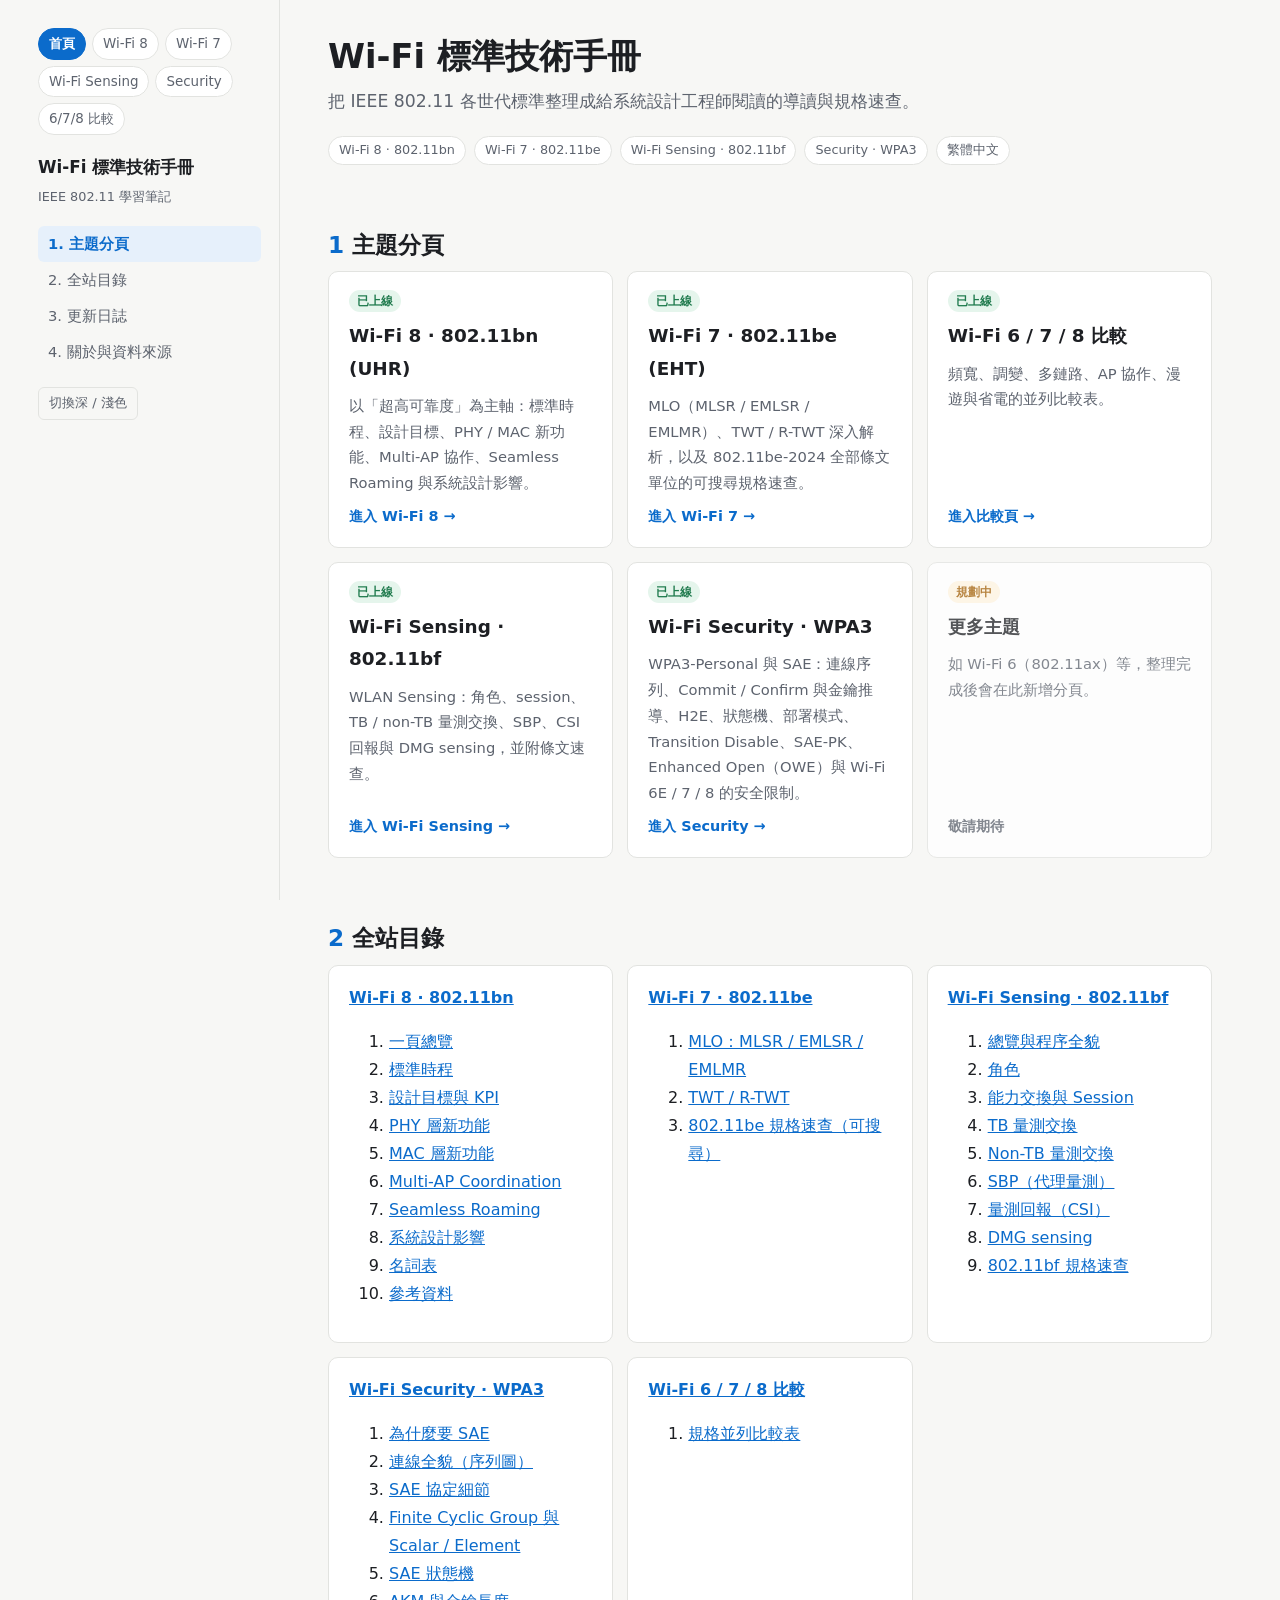
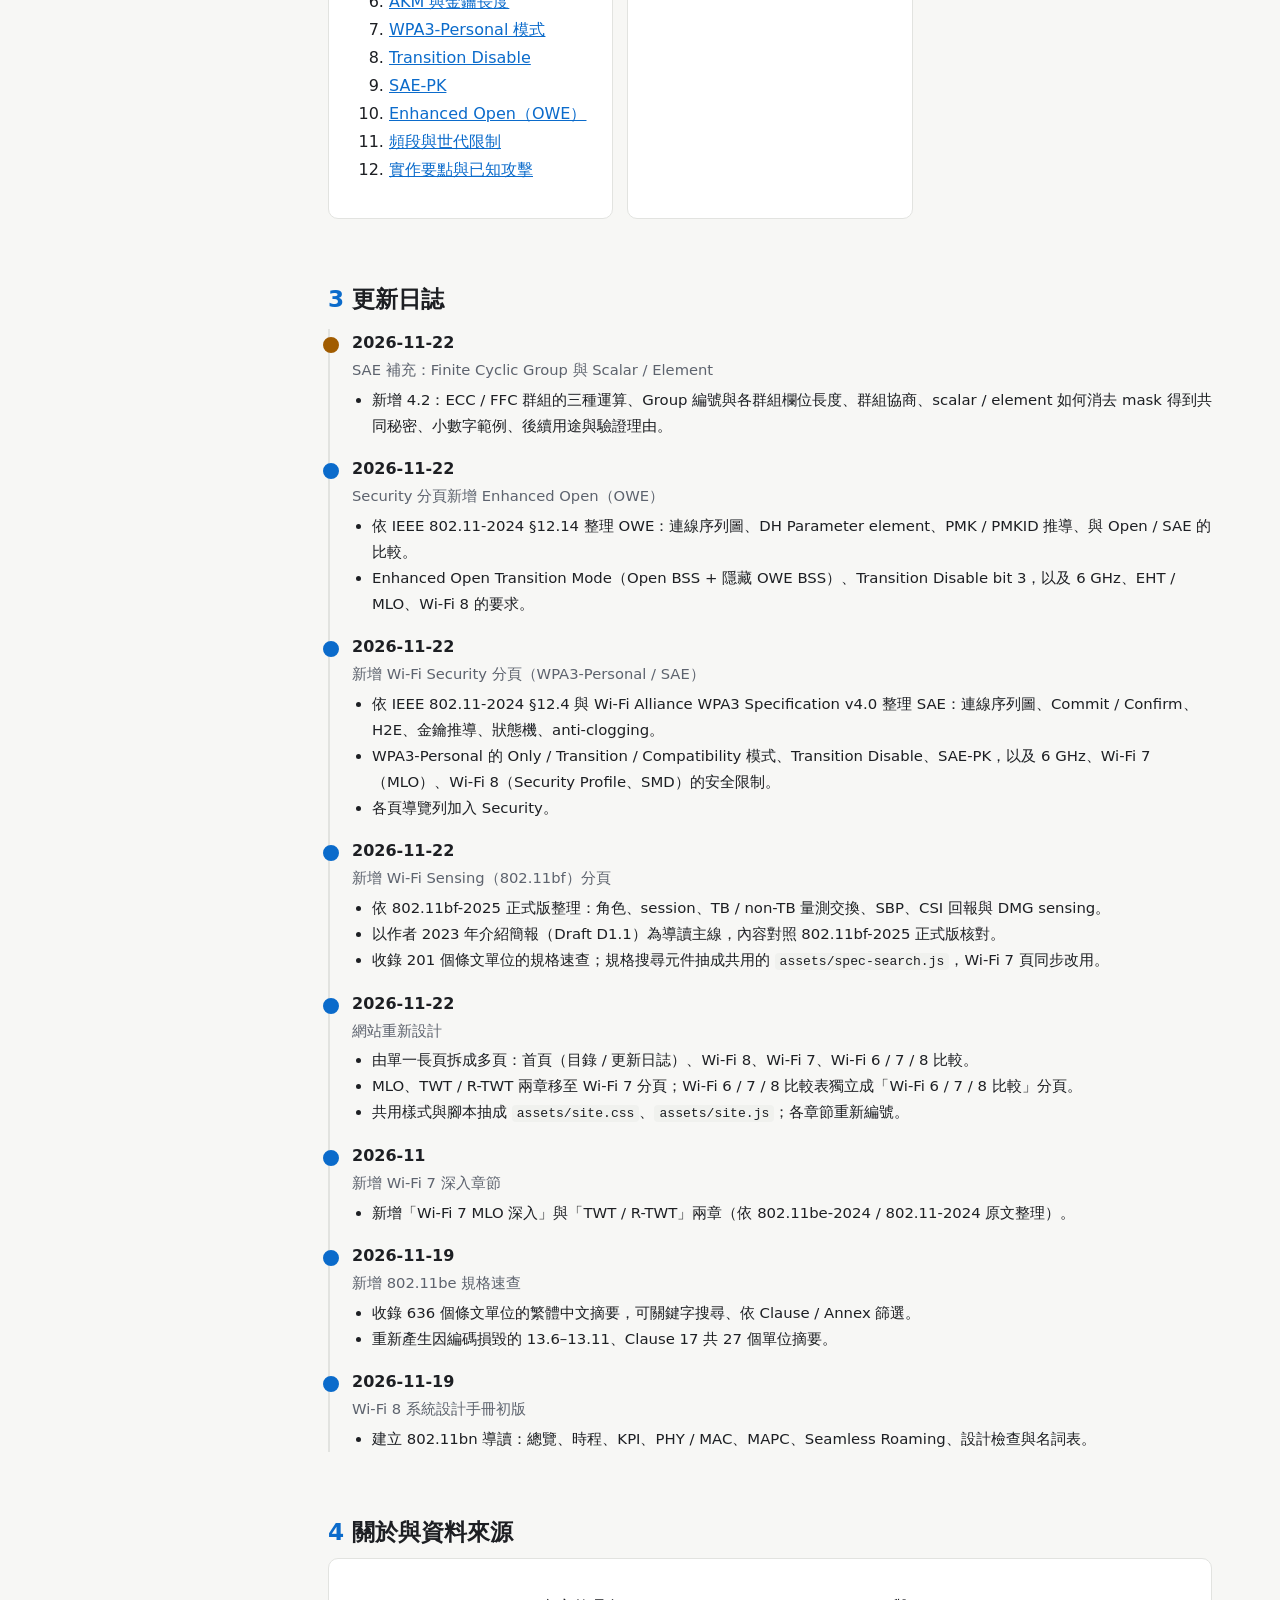
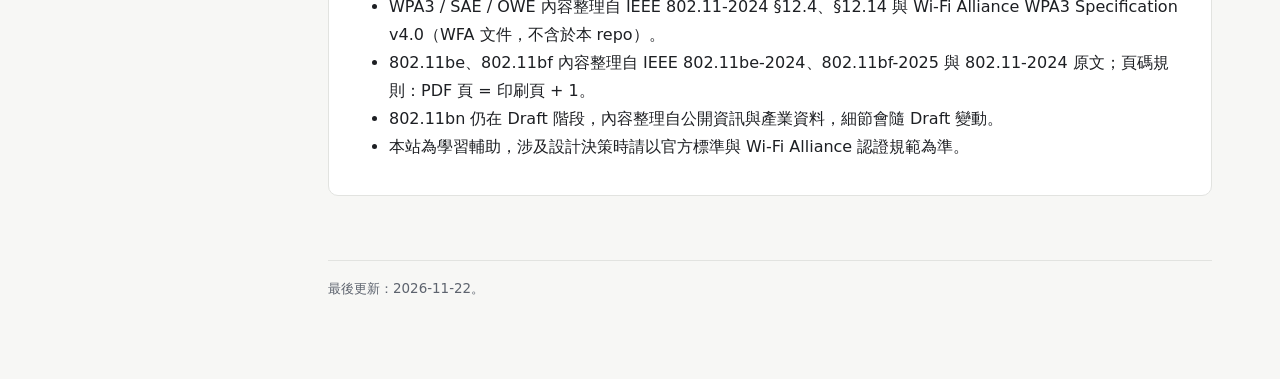
<file: index.html>
<!doctype html>
<html lang="zh-Hant">
<head>
<meta charset="utf-8">
<meta name="viewport" content="width=device-width, initial-scale=1">
<title>Wi-Fi 標準技術手冊</title>
<meta name="description" content="IEEE 802.11 各世代標準（Wi-Fi 8 / Wi-Fi 7 …）給系統設計工程師的技術導讀">
<script>(function(){var t=null;try{t=new URLSearchParams(location.search).get("theme")}catch(e){}if(t!=="dark"&&t!=="light"){try{t=localStorage.getItem("wifi8-theme")}catch(e){}}if(t==="dark"||t==="light")document.documentElement.setAttribute("data-theme",t)})();</script>
<link rel="stylesheet" href="assets/site.css">
</head>
<body>
<div class="layout">
<nav class="toc" id="toc">
  <div class="sitenav"><a href="index.html" class="cur" aria-current="page">首頁</a><a href="wifi8.html">Wi-Fi 8</a><a href="wifi7.html">Wi-Fi 7</a><a href="wifi-sensing.html">Wi-Fi Sensing</a><a href="security.html">Security</a><a href="compare.html">6/7/8 比較</a></div>
  <div class="brand">Wi-Fi 標準技術手冊</div>
  <div class="sub">IEEE 802.11 學習筆記</div>
  <button class="menu-btn" id="menuBtn" aria-expanded="false">目錄</button>
  <ol>
    <li><a href="#topics">1. 主題分頁</a></li>
    <li><a href="#toc-all">2. 全站目錄</a></li>
    <li><a href="#log">3. 更新日誌</a></li>
    <li><a href="#about">4. 關於與資料來源</a></li>
  </ol>
  <button class="theme-btn" id="themeBtn">切換深 / 淺色</button>
</nav>

<main>
<header class="hero">
  <h1>Wi-Fi 標準技術手冊</h1>
  <p class="lead">把 IEEE 802.11 各世代標準整理成給系統設計工程師閱讀的導讀與規格速查。</p>
  <div class="chips">
    <span class="chip">Wi-Fi 8 · 802.11bn</span><span class="chip">Wi-Fi 7 · 802.11be</span><span class="chip">Wi-Fi Sensing · 802.11bf</span><span class="chip">Security · WPA3</span><span class="chip">繁體中文</span>
  </div>
</header>

<section id="topics">
  <h2><span class="num">1</span>主題分頁</h2>
  <div class="grid g3">
    <a class="card topic" href="wifi8.html">
      <span class="status">已上線</span>
      <h3>Wi-Fi 8 · 802.11bn (UHR)</h3>
      <p>以「超高可靠度」為主軸：標準時程、設計目標、PHY / MAC 新功能、Multi-AP 協作、Seamless Roaming 與系統設計影響。</p>
      <span class="go">進入 Wi-Fi 8 →</span>
    </a>
    <a class="card topic" href="wifi7.html">
      <span class="status">已上線</span>
      <h3>Wi-Fi 7 · 802.11be (EHT)</h3>
      <p>MLO（MLSR / EMLSR / EMLMR）、TWT / R-TWT 深入解析，以及 802.11be-2024 全部條文單位的可搜尋規格速查。</p>
      <span class="go">進入 Wi-Fi 7 →</span>
    </a>
    <a class="card topic" href="compare.html">
      <span class="status">已上線</span>
      <h3>Wi-Fi 6 / 7 / 8 比較</h3>
      <p>頻寬、調變、多鏈路、AP 協作、漫遊與省電的並列比較表。</p>
      <span class="go">進入比較頁 →</span>
    </a>
    <a class="card topic" href="wifi-sensing.html">
      <span class="status">已上線</span>
      <h3>Wi-Fi Sensing · 802.11bf</h3>
      <p>WLAN Sensing：角色、session、TB / non-TB 量測交換、SBP、CSI 回報與 DMG sensing，並附條文速查。</p>
      <span class="go">進入 Wi-Fi Sensing →</span>
    </a>
    <a class="card topic" href="security.html">
      <span class="status">已上線</span>
      <h3>Wi-Fi Security · WPA3</h3>
      <p>WPA3-Personal 與 SAE：連線序列、Commit / Confirm 與金鑰推導、H2E、狀態機、部署模式、Transition Disable、SAE-PK、Enhanced Open（OWE）與 Wi-Fi 6E / 7 / 8 的安全限制。</p>
      <span class="go">進入 Security →</span>
    </a>
    <div class="card topic soon">
      <span class="status wip">規劃中</span>
      <h3>更多主題</h3>
      <p>如 Wi-Fi 6（802.11ax）等，整理完成後會在此新增分頁。</p>
      <span class="go">敬請期待</span>
    </div>
  </div>
</section>

<section id="toc-all">
  <h2><span class="num">2</span>全站目錄</h2>
  <div class="grid g3">
    <div class="card"><b><a href="wifi8.html">Wi-Fi 8 · 802.11bn</a></b>
      <ol>
        <li><a href="wifi8.html#overview">一頁總覽</a></li>
        <li><a href="wifi8.html#timeline">標準時程</a></li>
        <li><a href="wifi8.html#goals">設計目標與 KPI</a></li>
                <li><a href="wifi8.html#phy">PHY 層新功能</a></li>
        <li><a href="wifi8.html#mac">MAC 層新功能</a></li>
        <li><a href="wifi8.html#multiap">Multi-AP Coordination</a></li>
        <li><a href="wifi8.html#mobility">Seamless Roaming</a></li>
        <li><a href="wifi8.html#syseng">系統設計影響</a></li>
        <li><a href="wifi8.html#glossary">名詞表</a></li>
        <li><a href="wifi8.html#refs">參考資料</a></li>
      </ol></div>
    <div class="card"><b><a href="wifi7.html">Wi-Fi 7 · 802.11be</a></b>
      <ol>
        <li><a href="wifi7.html#mlo">MLO：MLSR / EMLSR / EMLMR</a></li>
        <li><a href="wifi7.html#twt">TWT / R-TWT</a></li>
        <li><a href="wifi7.html#spec-be">802.11be 規格速查（可搜尋）</a></li>
      </ol></div>
    <div class="card"><b><a href="wifi-sensing.html">Wi-Fi Sensing · 802.11bf</a></b>
      <ol>
        <li><a href="wifi-sensing.html#overview">總覽與程序全貌</a></li>
        <li><a href="wifi-sensing.html#roles">角色</a></li>
        <li><a href="wifi-sensing.html#session">能力交換與 Session</a></li>
        <li><a href="wifi-sensing.html#tb">TB 量測交換</a></li>
        <li><a href="wifi-sensing.html#nontb">Non-TB 量測交換</a></li>
        <li><a href="wifi-sensing.html#sbp">SBP（代理量測）</a></li>
        <li><a href="wifi-sensing.html#report">量測回報（CSI）</a></li>
        <li><a href="wifi-sensing.html#dmg">DMG sensing</a></li>
        <li><a href="wifi-sensing.html#spec-bf">802.11bf 規格速查</a></li>
      </ol></div>
    <div class="card"><b><a href="security.html">Wi-Fi Security · WPA3</a></b>
      <ol>
        <li><a href="security.html#why">為什麼要 SAE</a></li>
        <li><a href="security.html#flow">連線全貌（序列圖）</a></li>
        <li><a href="security.html#sae">SAE 協定細節</a></li>
        <li><a href="security.html#group">Finite Cyclic Group 與 Scalar / Element</a></li>
        <li><a href="security.html#fsm">SAE 狀態機</a></li>
        <li><a href="security.html#akm">AKM 與金鑰長度</a></li>
        <li><a href="security.html#modes">WPA3-Personal 模式</a></li>
        <li><a href="security.html#trdisable">Transition Disable</a></li>
        <li><a href="security.html#saepk">SAE-PK</a></li>
        <li><a href="security.html#owe">Enhanced Open（OWE）</a></li>
        <li><a href="security.html#gen">頻段與世代限制</a></li>
        <li><a href="security.html#impl">實作要點與已知攻擊</a></li>
      </ol></div>
    <div class="card"><b><a href="compare.html">Wi-Fi 6 / 7 / 8 比較</a></b>
      <ol>
        <li><a href="compare.html#compare">規格並列比較表</a></li>
      </ol></div>
  </div>
</section>

<section id="log">
  <h2><span class="num">3</span>更新日誌</h2>
  <div class="timeline log">
    <div class="ev now"><div class="d">2026-11-22</div>
      <div class="t">SAE 補充：Finite Cyclic Group 與 Scalar / Element</div>
      <ul>
        <li>新增 4.2：ECC / FFC 群組的三種運算、Group 編號與各群組欄位長度、群組協商、scalar / element 如何消去 mask 得到共同秘密、小數字範例、後續用途與驗證理由。</li>
      </ul></div>
    <div class="ev done"><div class="d">2026-11-22</div>
      <div class="t">Security 分頁新增 Enhanced Open（OWE）</div>
      <ul>
        <li>依 IEEE 802.11-2024 §12.14 整理 OWE：連線序列圖、DH Parameter element、PMK / PMKID 推導、與 Open / SAE 的比較。</li>
        <li>Enhanced Open Transition Mode（Open BSS + 隱藏 OWE BSS）、Transition Disable bit 3，以及 6 GHz、EHT / MLO、Wi-Fi 8 的要求。</li>
      </ul></div>
    <div class="ev done"><div class="d">2026-11-22</div>
      <div class="t">新增 Wi-Fi Security 分頁（WPA3-Personal / SAE）</div>
      <ul>
        <li>依 IEEE 802.11-2024 §12.4 與 Wi-Fi Alliance WPA3 Specification v4.0 整理 SAE：連線序列圖、Commit / Confirm、H2E、金鑰推導、狀態機、anti-clogging。</li>
        <li>WPA3-Personal 的 Only / Transition / Compatibility 模式、Transition Disable、SAE-PK，以及 6 GHz、Wi-Fi 7（MLO）、Wi-Fi 8（Security Profile、SMD）的安全限制。</li>
        <li>各頁導覽列加入 Security。</li>
      </ul></div>
    <div class="ev done"><div class="d">2026-11-22</div>
      <div class="t">新增 Wi-Fi Sensing（802.11bf）分頁</div>
      <ul>
        <li>依 802.11bf-2025 正式版整理：角色、session、TB / non-TB 量測交換、SBP、CSI 回報與 DMG sensing。</li>
        <li>以作者 2023 年介紹簡報（Draft D1.1）為導讀主線，內容對照 802.11bf-2025 正式版核對。</li>
        <li>收錄 201 個條文單位的規格速查；規格搜尋元件抽成共用的 <code>assets/spec-search.js</code>，Wi-Fi 7 頁同步改用。</li>
      </ul></div>
    <div class="ev done"><div class="d">2026-11-22</div>
      <div class="t">網站重新設計</div>
      <ul>
        <li>由單一長頁拆成多頁：首頁（目錄 / 更新日誌）、Wi-Fi 8、Wi-Fi 7、Wi-Fi 6 / 7 / 8 比較。</li>
        <li>MLO、TWT / R-TWT 兩章移至 Wi-Fi 7 分頁；Wi-Fi 6 / 7 / 8 比較表獨立成「Wi-Fi 6 / 7 / 8 比較」分頁。</li>
        <li>共用樣式與腳本抽成 <code>assets/site.css</code>、<code>assets/site.js</code>；各章節重新編號。</li>
      </ul></div>
    <div class="ev done"><div class="d">2026-11</div>
      <div class="t">新增 Wi-Fi 7 深入章節</div>
      <ul>
        <li>新增「Wi-Fi 7 MLO 深入」與「TWT / R-TWT」兩章（依 802.11be-2024 / 802.11-2024 原文整理）。</li>
      </ul></div>
    <div class="ev done"><div class="d">2026-11-19</div>
      <div class="t">新增 802.11be 規格速查</div>
      <ul>
        <li>收錄 636 個條文單位的繁體中文摘要，可關鍵字搜尋、依 Clause / Annex 篩選。</li>
        <li>重新產生因編碼損毀的 13.6–13.11、Clause 17 共 27 個單位摘要。</li>
      </ul></div>
    <div class="ev done"><div class="d">2026-11-19</div>
      <div class="t">Wi-Fi 8 系統設計手冊初版</div>
      <ul>
        <li>建立 802.11bn 導讀：總覽、時程、KPI、PHY / MAC、MAPC、Seamless Roaming、設計檢查與名詞表。</li>
      </ul></div>
  </div>
</section>

<section id="about">
  <h2><span class="num">4</span>關於與資料來源</h2>
  <div class="card">
    <ul>
      <li>WPA3 / SAE / OWE 內容整理自 IEEE 802.11-2024 §12.4、§12.14 與 Wi-Fi Alliance WPA3 Specification v4.0（WFA 文件，不含於本 repo）。</li>
      <li>802.11be、802.11bf 內容整理自 IEEE 802.11be-2024、802.11bf-2025 與 802.11-2024 原文；頁碼規則：PDF 頁 = 印刷頁 + 1。</li>
      <li>802.11bn 仍在 Draft 階段，內容整理自公開資訊與產業資料，細節會隨 Draft 變動。</li>
      <li>本站為學習輔助，涉及設計決策時請以官方標準與 Wi-Fi Alliance 認證規範為準。</li>
    </ul>
  </div>
</section>

<footer>
  最後更新：2026-11-22。
</footer>
</main>
</div>
<script src="assets/site.js"></script>
</body>
</html>
</file>
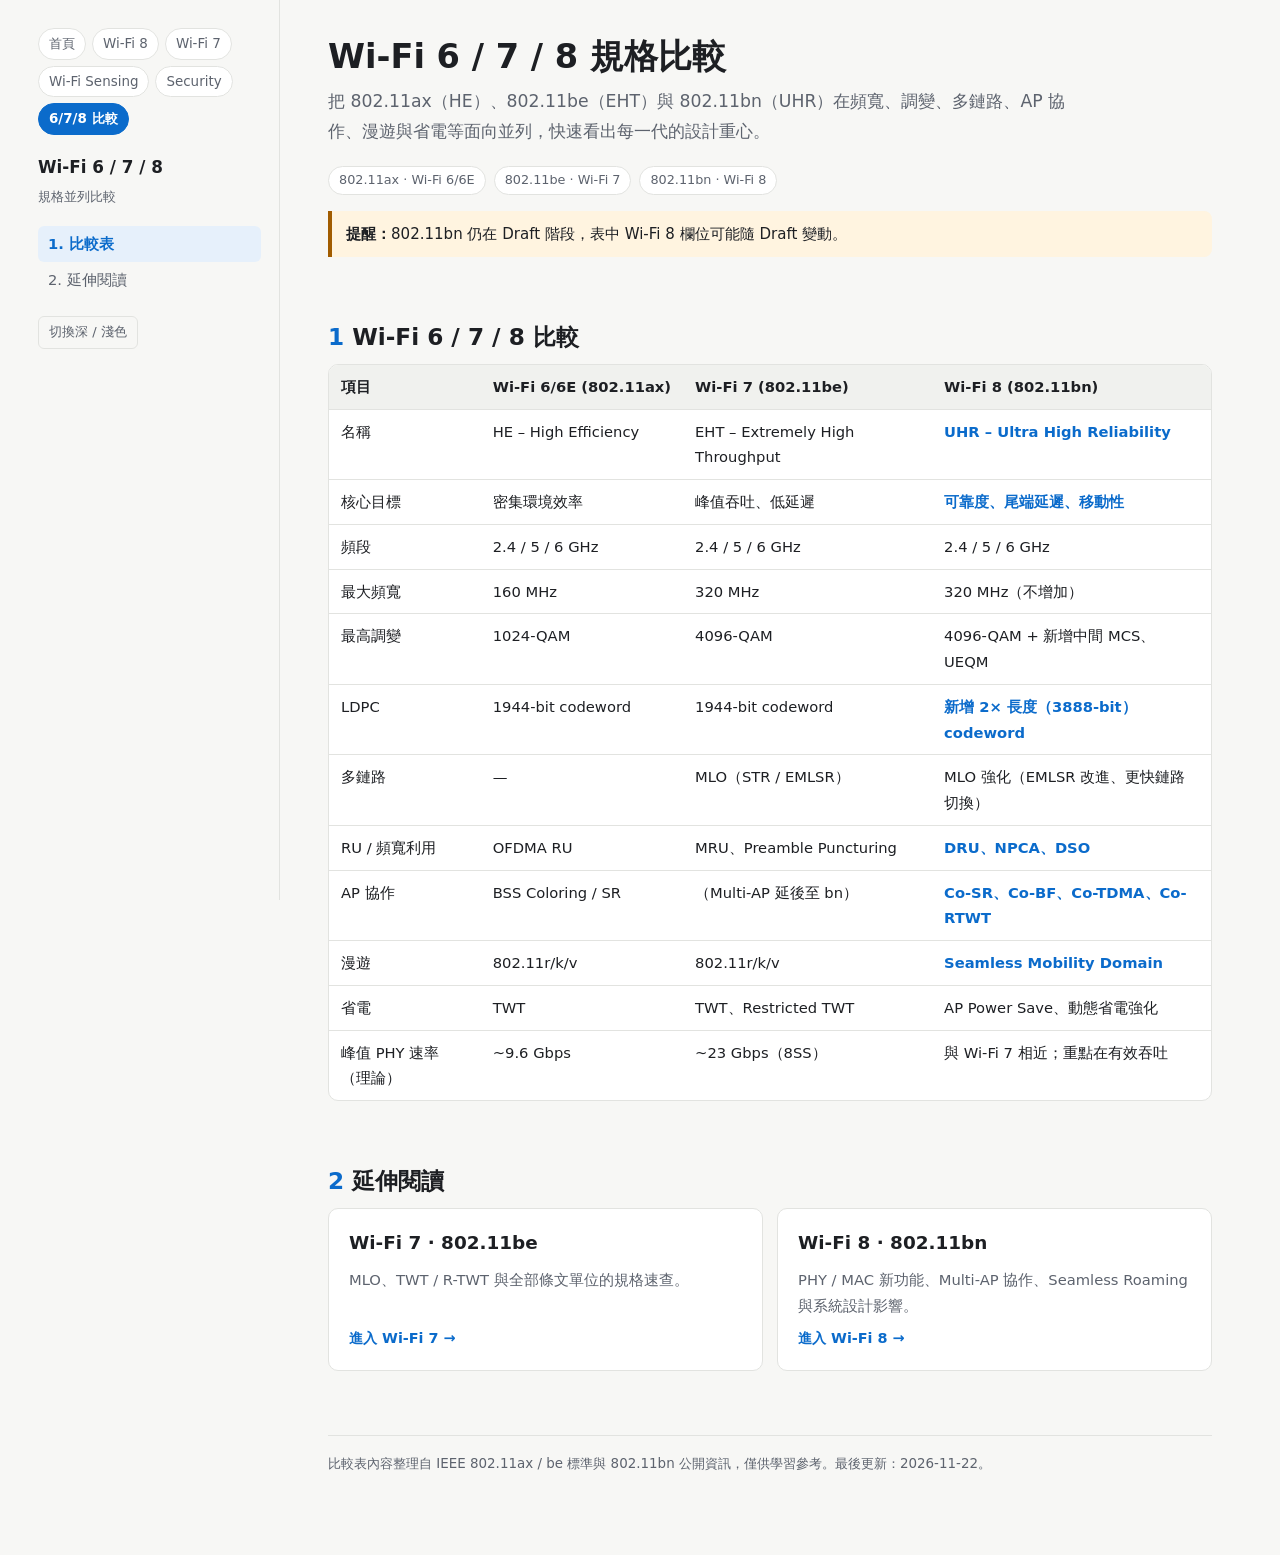
<file: compare.html>
<!doctype html>
<html lang="zh-Hant">
<head>
<meta charset="utf-8">
<meta name="viewport" content="width=device-width, initial-scale=1">
<title>Wi-Fi 6 / 7 / 8 比較</title>
<meta name="description" content="IEEE 802.11ax / be / bn（Wi-Fi 6 / 7 / 8）規格並列比較">
<script>(function(){var t=null;try{t=new URLSearchParams(location.search).get("theme")}catch(e){}if(t!=="dark"&&t!=="light"){try{t=localStorage.getItem("wifi8-theme")}catch(e){}}if(t==="dark"||t==="light")document.documentElement.setAttribute("data-theme",t)})();</script>
<link rel="stylesheet" href="assets/site.css">
</head>
<body>
<div class="layout">
<nav class="toc" id="toc">
  <div class="sitenav"><a href="index.html">首頁</a><a href="wifi8.html">Wi-Fi 8</a><a href="wifi7.html">Wi-Fi 7</a><a href="wifi-sensing.html">Wi-Fi Sensing</a><a href="security.html">Security</a><a href="compare.html" class="cur" aria-current="page">6/7/8 比較</a></div>
  <div class="brand">Wi-Fi 6 / 7 / 8</div>
  <div class="sub">規格並列比較</div>
  <button class="menu-btn" id="menuBtn" aria-expanded="false">目錄</button>
  <ol>
    <li><a href="#compare">1. 比較表</a></li>
    <li><a href="#links">2. 延伸閱讀</a></li>
  </ol>
  <button class="theme-btn" id="themeBtn">切換深 / 淺色</button>
</nav>

<main>
<header class="hero">
  <h1>Wi-Fi 6 / 7 / 8 規格比較</h1>
  <p class="lead">把 802.11ax（HE）、802.11be（EHT）與 802.11bn（UHR）在頻寬、調變、多鏈路、AP 協作、漫遊與省電等面向並列，快速看出每一代的設計重心。</p>
  <div class="chips"><span class="chip">802.11ax · Wi-Fi 6/6E</span><span class="chip">802.11be · Wi-Fi 7</span><span class="chip">802.11bn · Wi-Fi 8</span></div>
  <div class="note"><b>提醒：</b>802.11bn 仍在 Draft 階段，表中 Wi-Fi 8 欄位可能隨 Draft 變動。</div>
</header>

<section id="compare">
  <h2><span class="num">1</span>Wi-Fi 6 / 7 / 8 比較</h2>
  <div class="tbl-wrap">
  <table>
    <thead><tr><th>項目</th><th>Wi-Fi 6/6E (802.11ax)</th><th>Wi-Fi 7 (802.11be)</th><th>Wi-Fi 8 (802.11bn)</th></tr></thead>
    <tbody>
      <tr><td>名稱</td><td>HE – High Efficiency</td><td>EHT – Extremely High Throughput</td><td class="hl">UHR – Ultra High Reliability</td></tr>
      <tr><td>核心目標</td><td>密集環境效率</td><td>峰值吞吐、低延遲</td><td class="hl">可靠度、尾端延遲、移動性</td></tr>
      <tr><td>頻段</td><td>2.4 / 5 / 6 GHz</td><td>2.4 / 5 / 6 GHz</td><td>2.4 / 5 / 6 GHz</td></tr>
      <tr><td>最大頻寬</td><td>160 MHz</td><td>320 MHz</td><td>320 MHz（不增加）</td></tr>
      <tr><td>最高調變</td><td>1024-QAM</td><td>4096-QAM</td><td>4096-QAM + 新增中間 MCS、UEQM</td></tr>
      <tr><td>LDPC</td><td>1944-bit codeword</td><td>1944-bit codeword</td><td class="hl">新增 2× 長度（3888-bit）codeword</td></tr>
      <tr><td>多鏈路</td><td>—</td><td>MLO（STR / EMLSR）</td><td>MLO 強化（EMLSR 改進、更快鏈路切換）</td></tr>
      <tr><td>RU / 頻寬利用</td><td>OFDMA RU</td><td>MRU、Preamble Puncturing</td><td class="hl">DRU、NPCA、DSO</td></tr>
      <tr><td>AP 協作</td><td>BSS Coloring / SR</td><td>（Multi-AP 延後至 bn）</td><td class="hl">Co-SR、Co-BF、Co-TDMA、Co-RTWT</td></tr>
      <tr><td>漫遊</td><td>802.11r/k/v</td><td>802.11r/k/v</td><td class="hl">Seamless Mobility Domain</td></tr>
      <tr><td>省電</td><td>TWT</td><td>TWT、Restricted TWT</td><td>AP Power Save、動態省電強化</td></tr>
      <tr><td>峰值 PHY 速率（理論）</td><td>~9.6 Gbps</td><td>~23 Gbps（8SS）</td><td>與 Wi-Fi 7 相近；重點在有效吞吐</td></tr>
    </tbody>
  </table>
  </div>
  </section>

<section id="links">
  <h2><span class="num">2</span>延伸閱讀</h2>
  <div class="grid g2">
    <a class="card topic" href="wifi7.html"><h3>Wi-Fi 7 · 802.11be</h3><p>MLO、TWT / R-TWT 與全部條文單位的規格速查。</p><span class="go">進入 Wi-Fi 7 →</span></a>
    <a class="card topic" href="wifi8.html"><h3>Wi-Fi 8 · 802.11bn</h3><p>PHY / MAC 新功能、Multi-AP 協作、Seamless Roaming 與系統設計影響。</p><span class="go">進入 Wi-Fi 8 →</span></a>
  </div>
</section>
<footer>
  比較表內容整理自 IEEE 802.11ax / be 標準與 802.11bn 公開資訊，僅供學習參考。最後更新：2026-11-22。
</footer>
</main>
</div>

<script src="assets/site.js"></script>
</body>
</html>
</file>
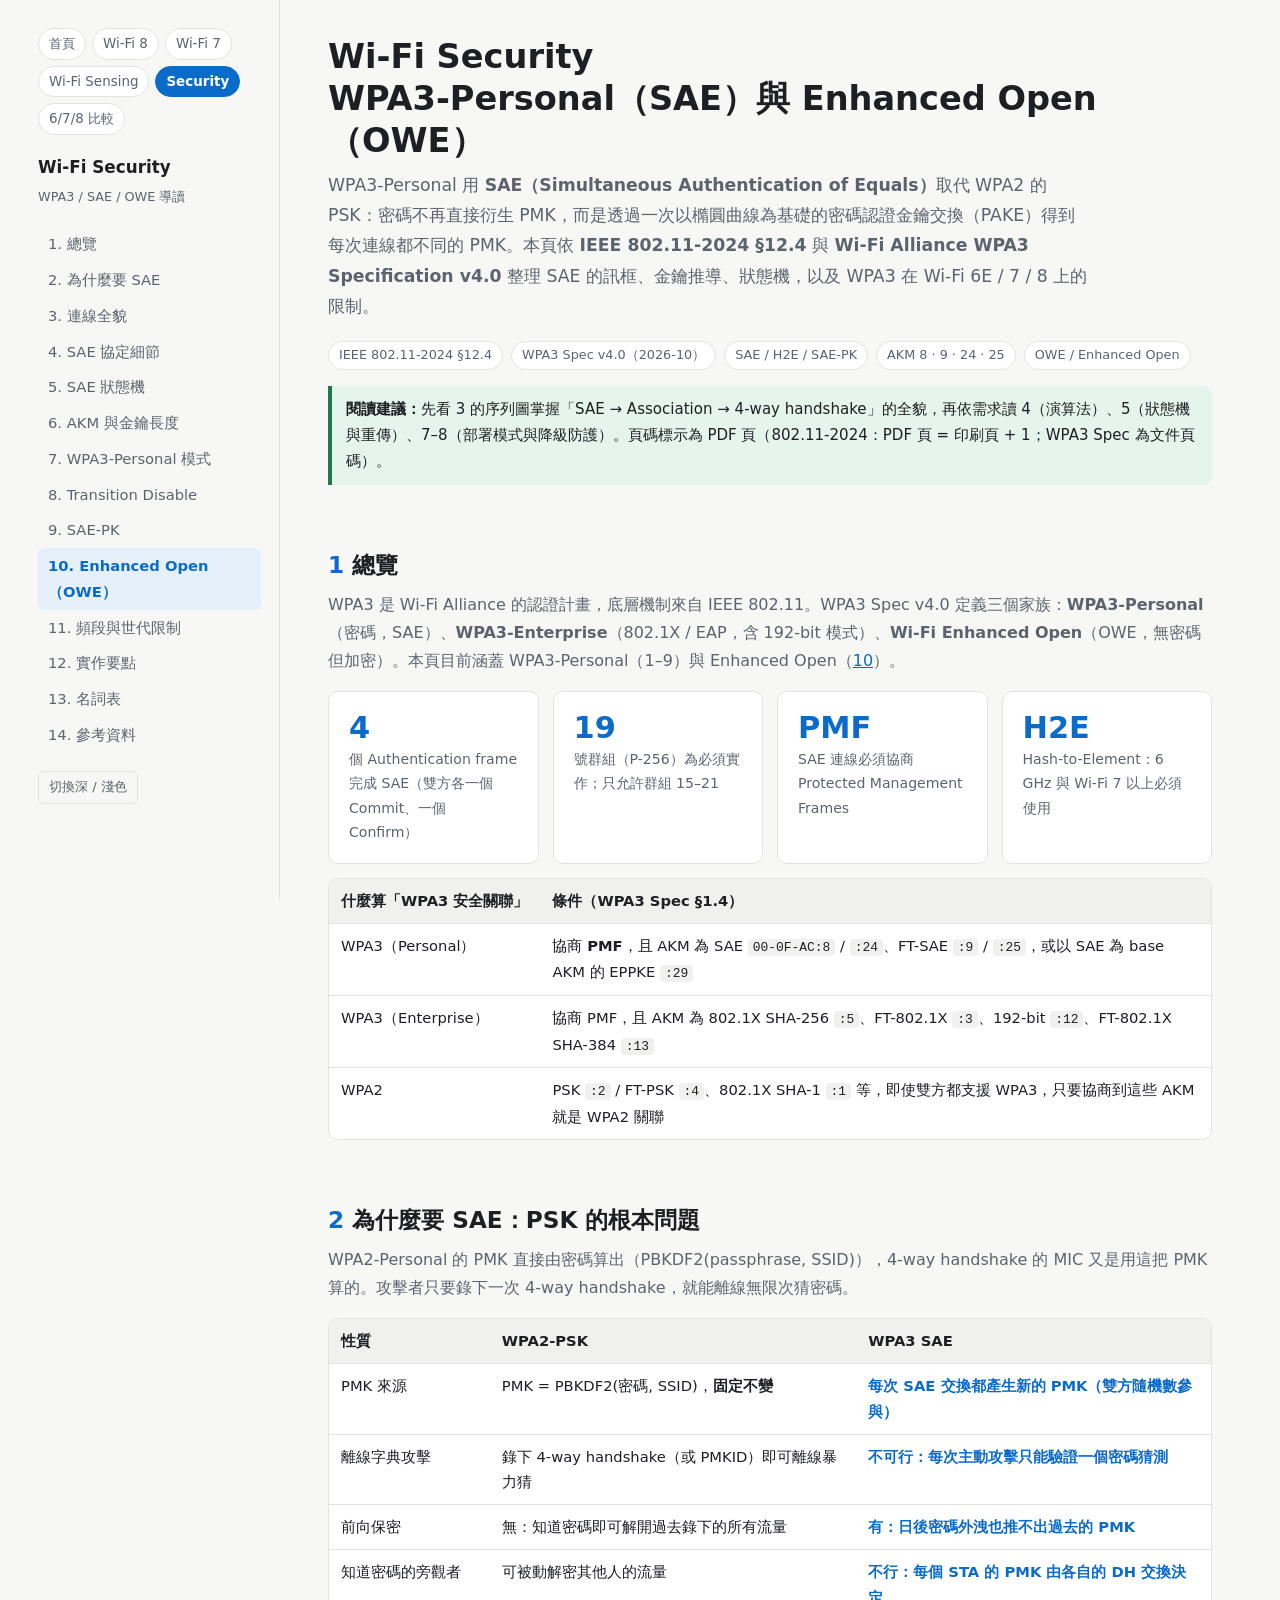
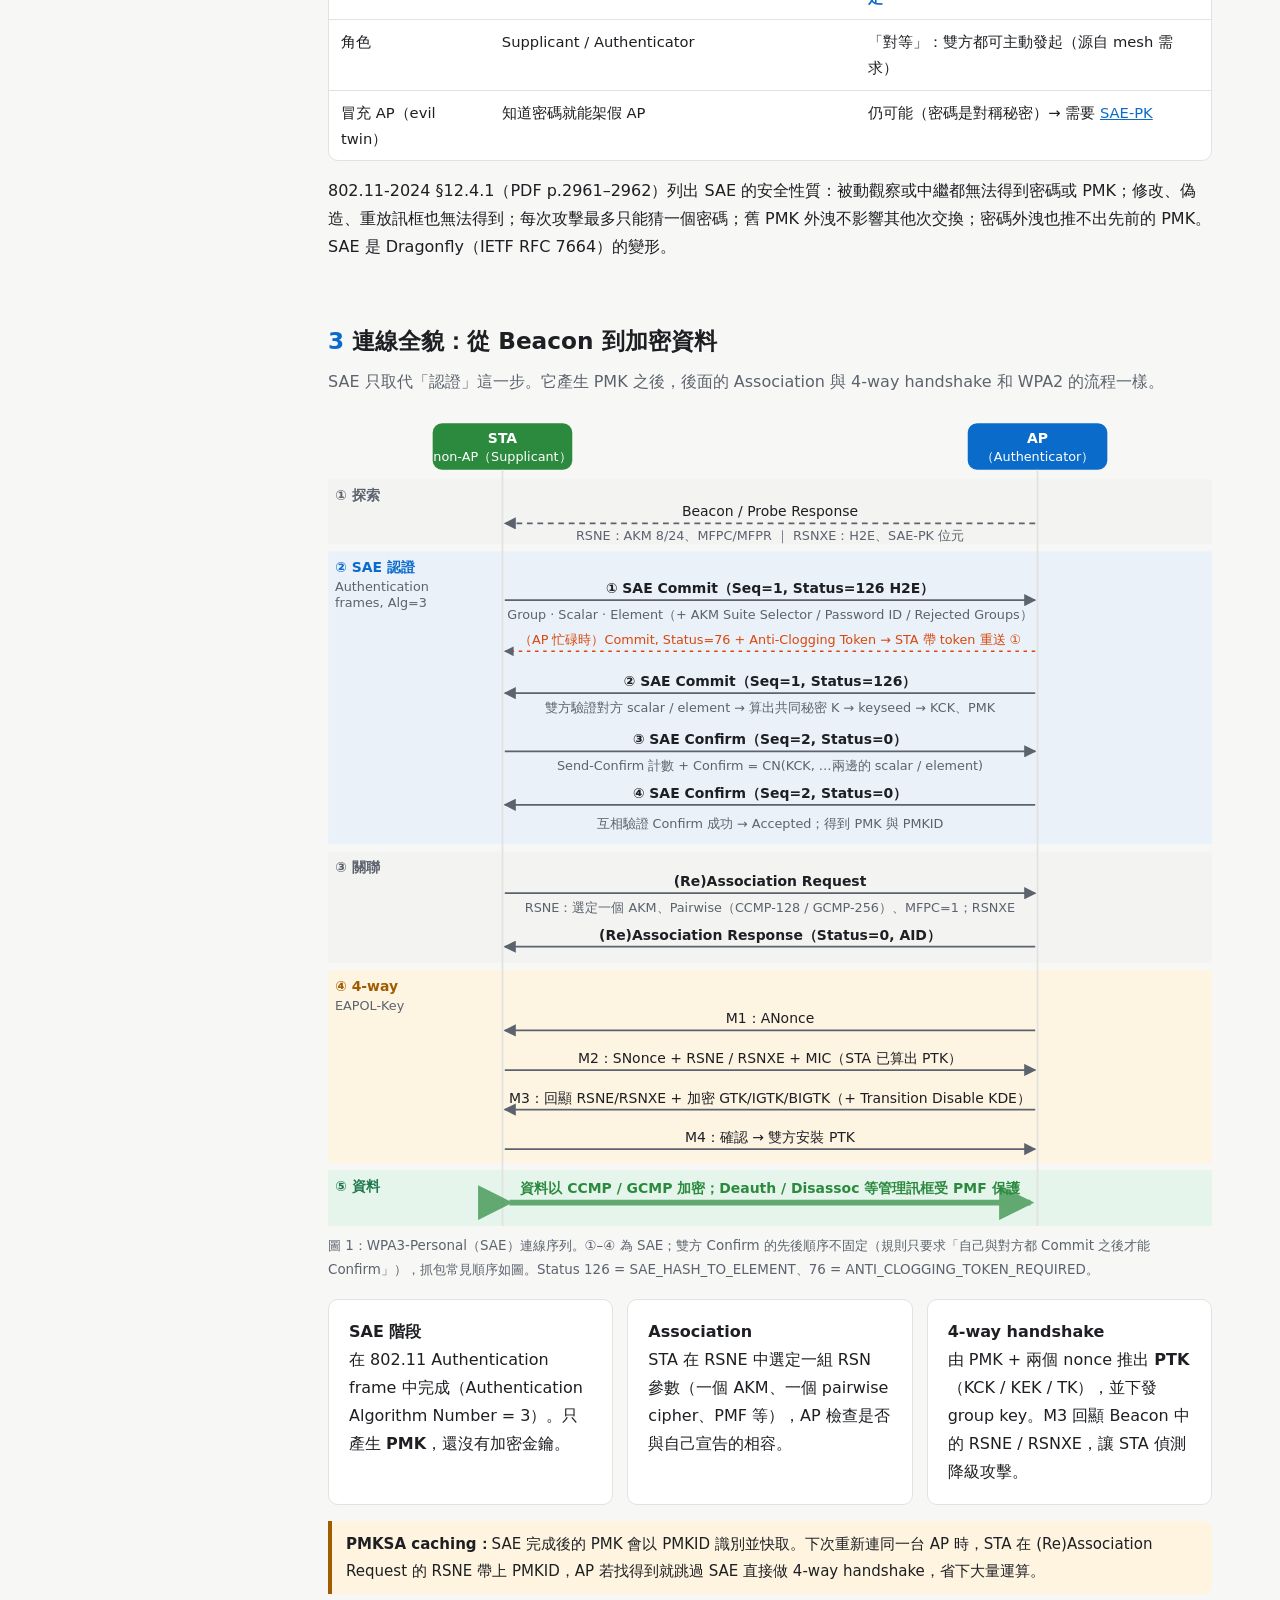
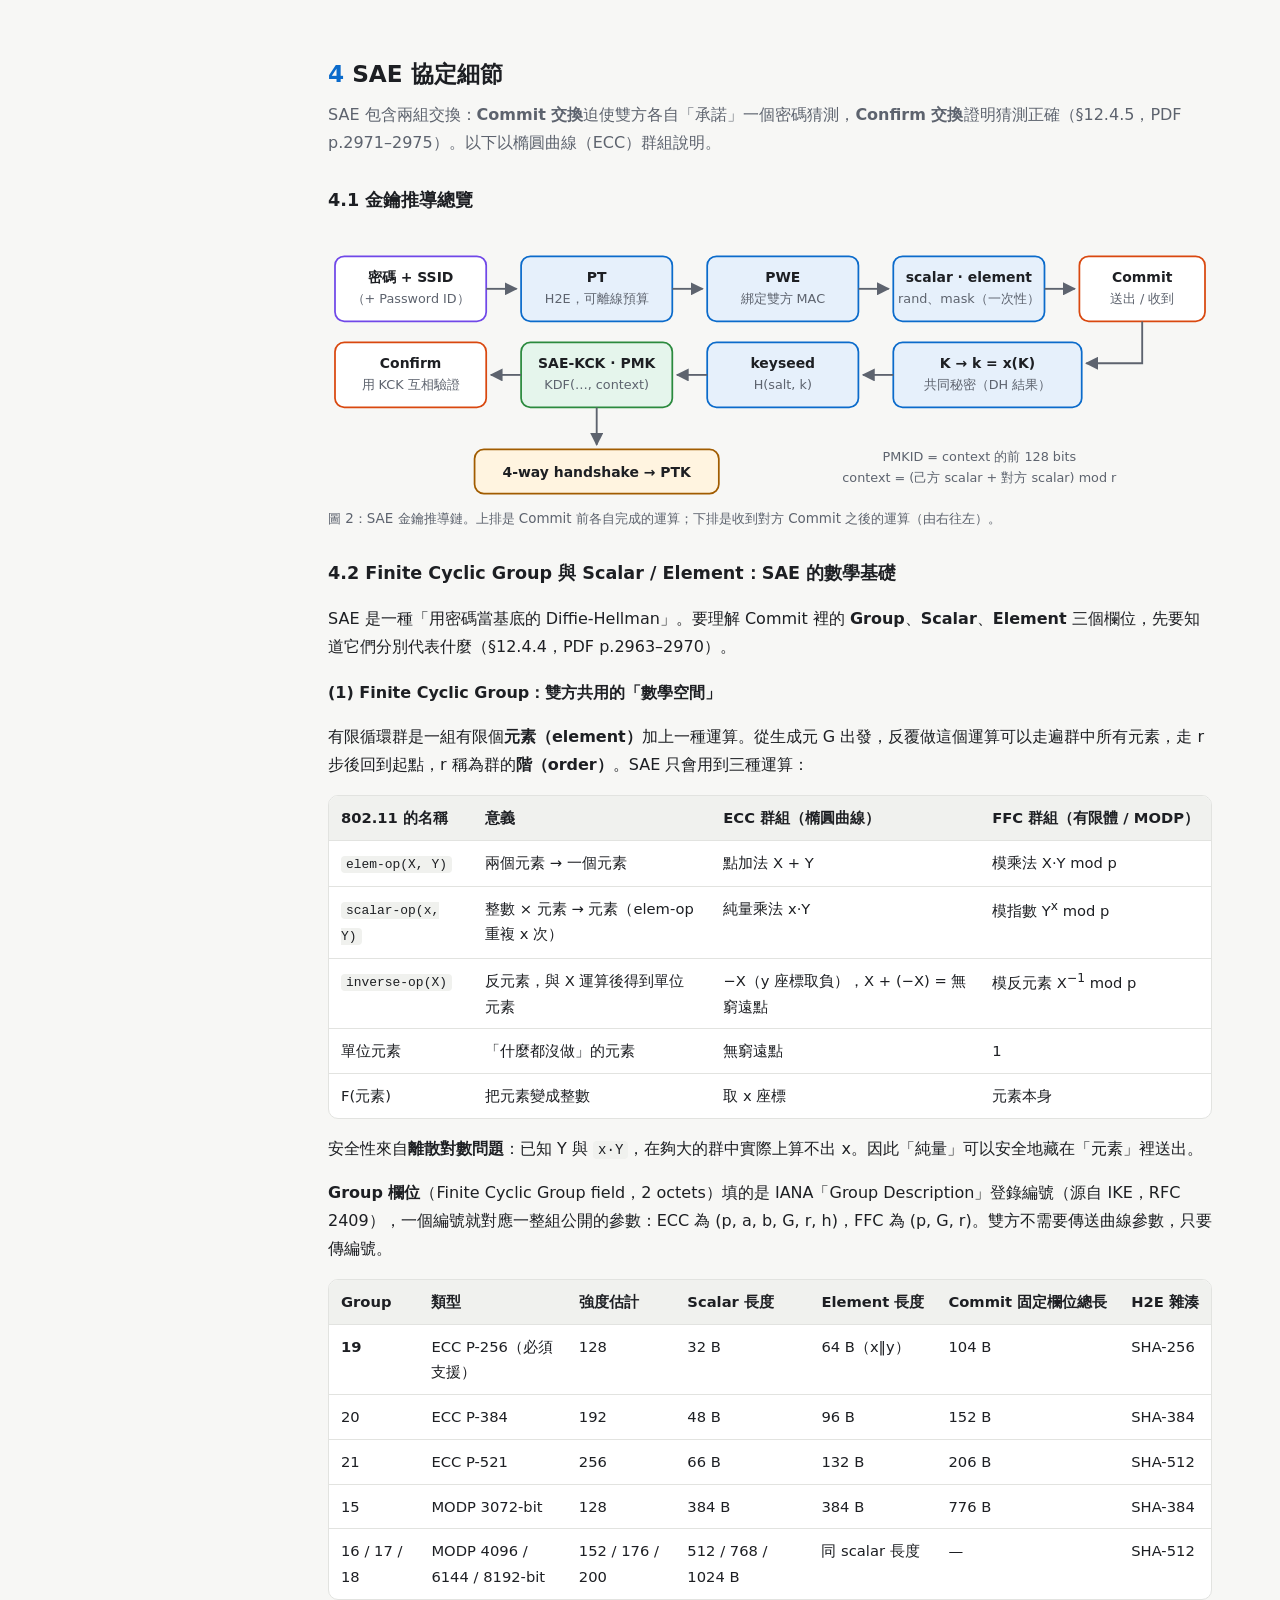
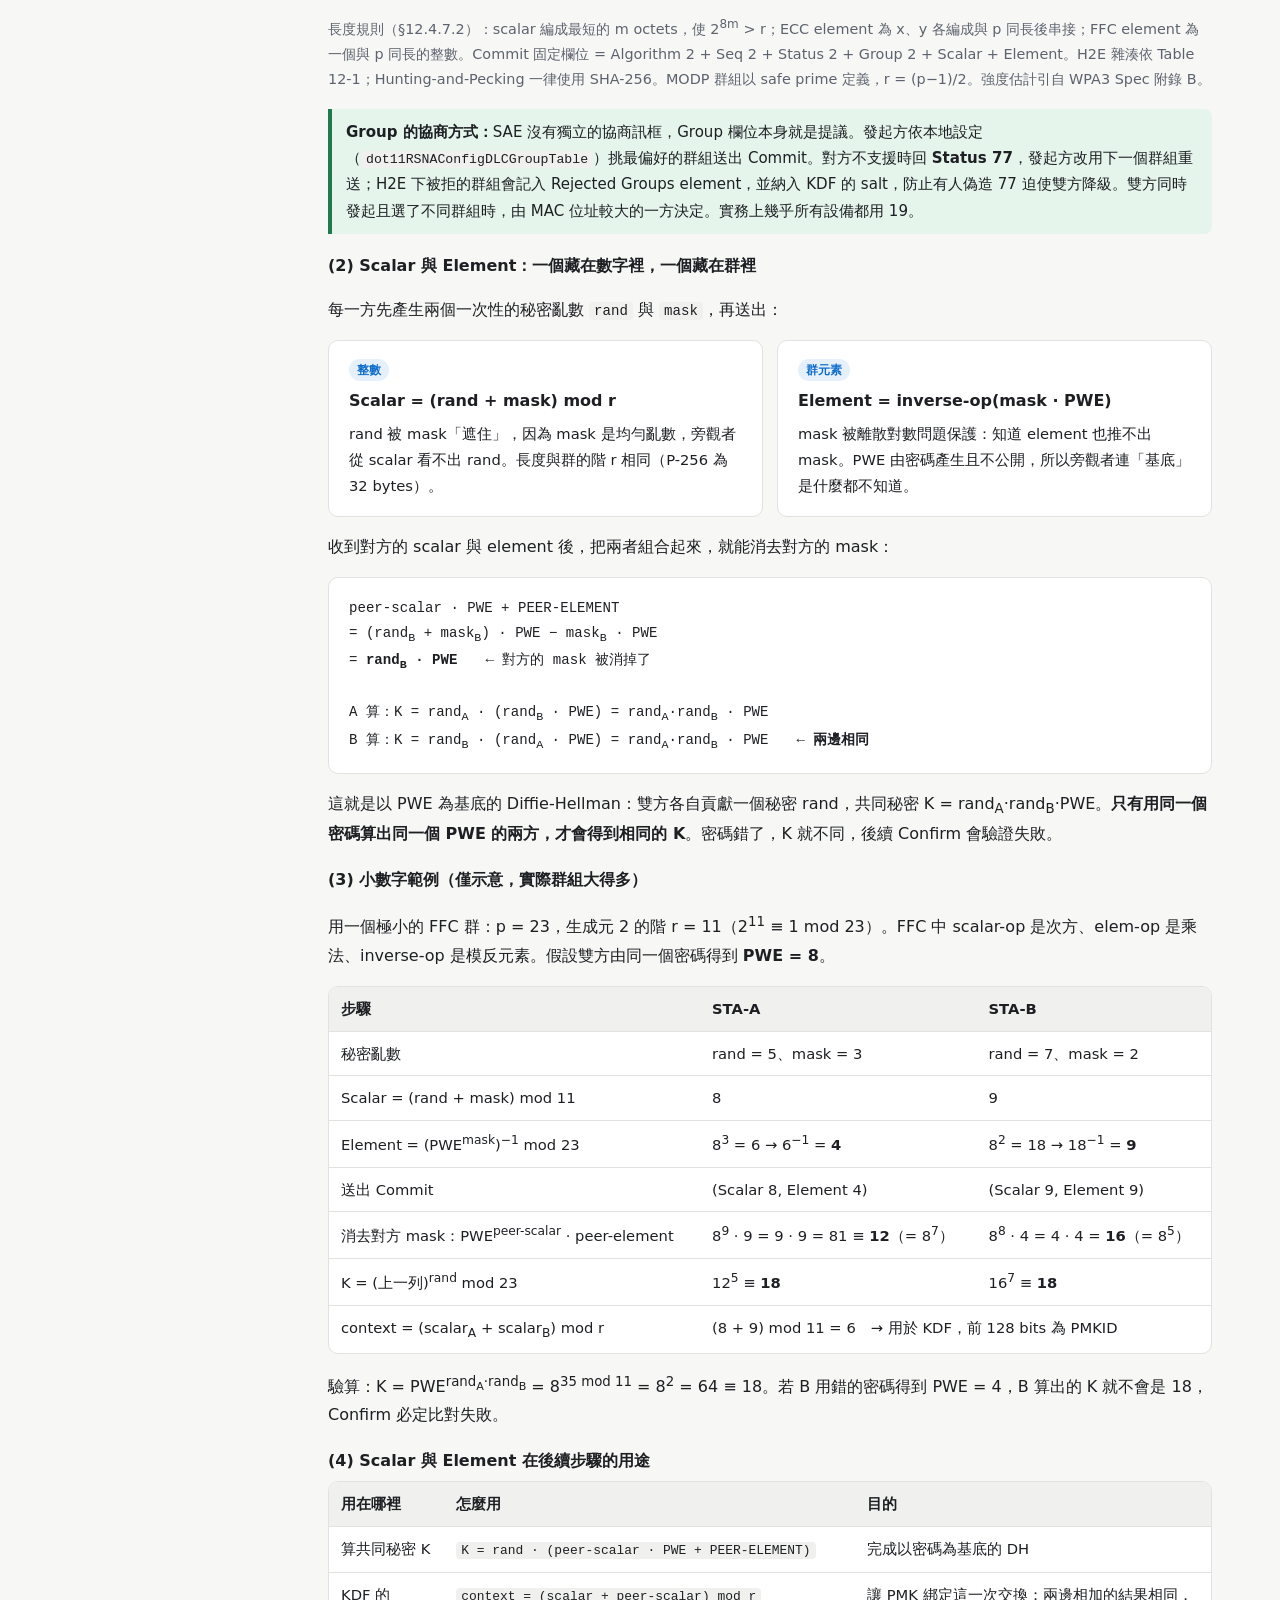
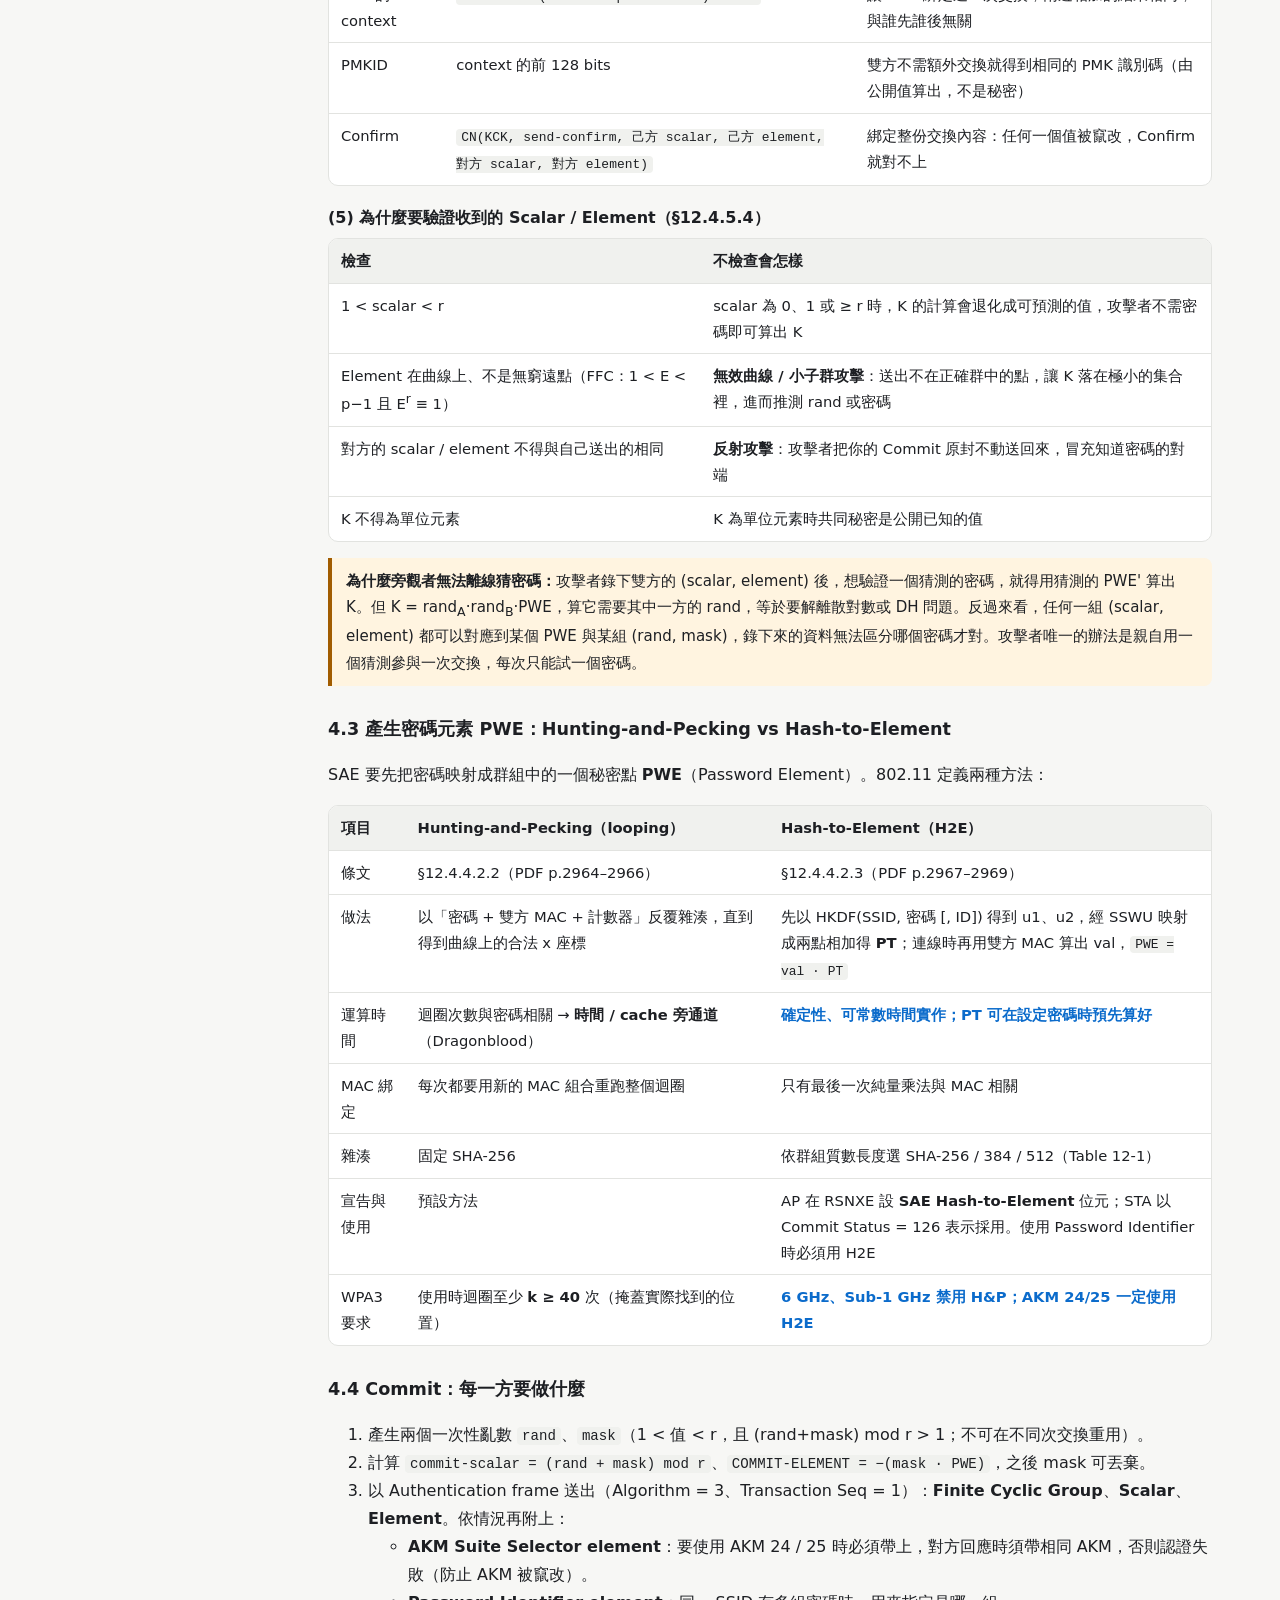
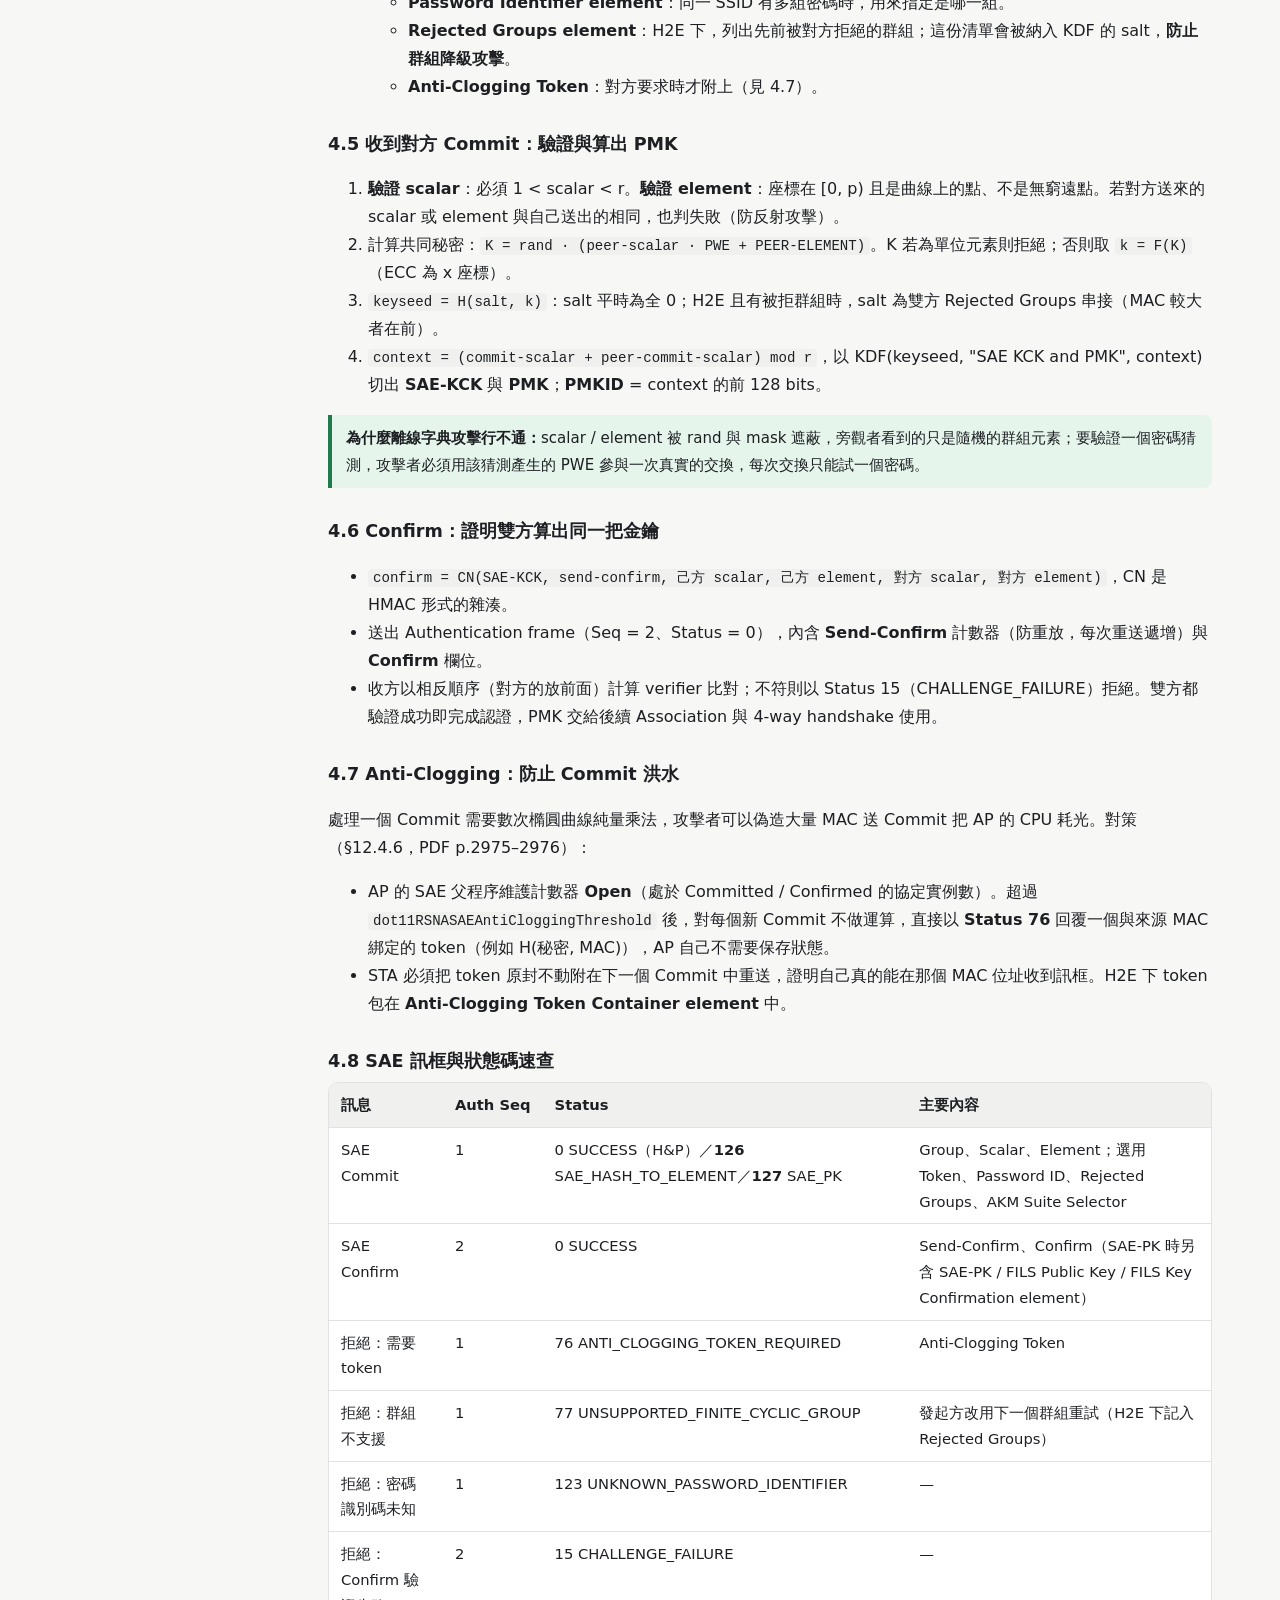
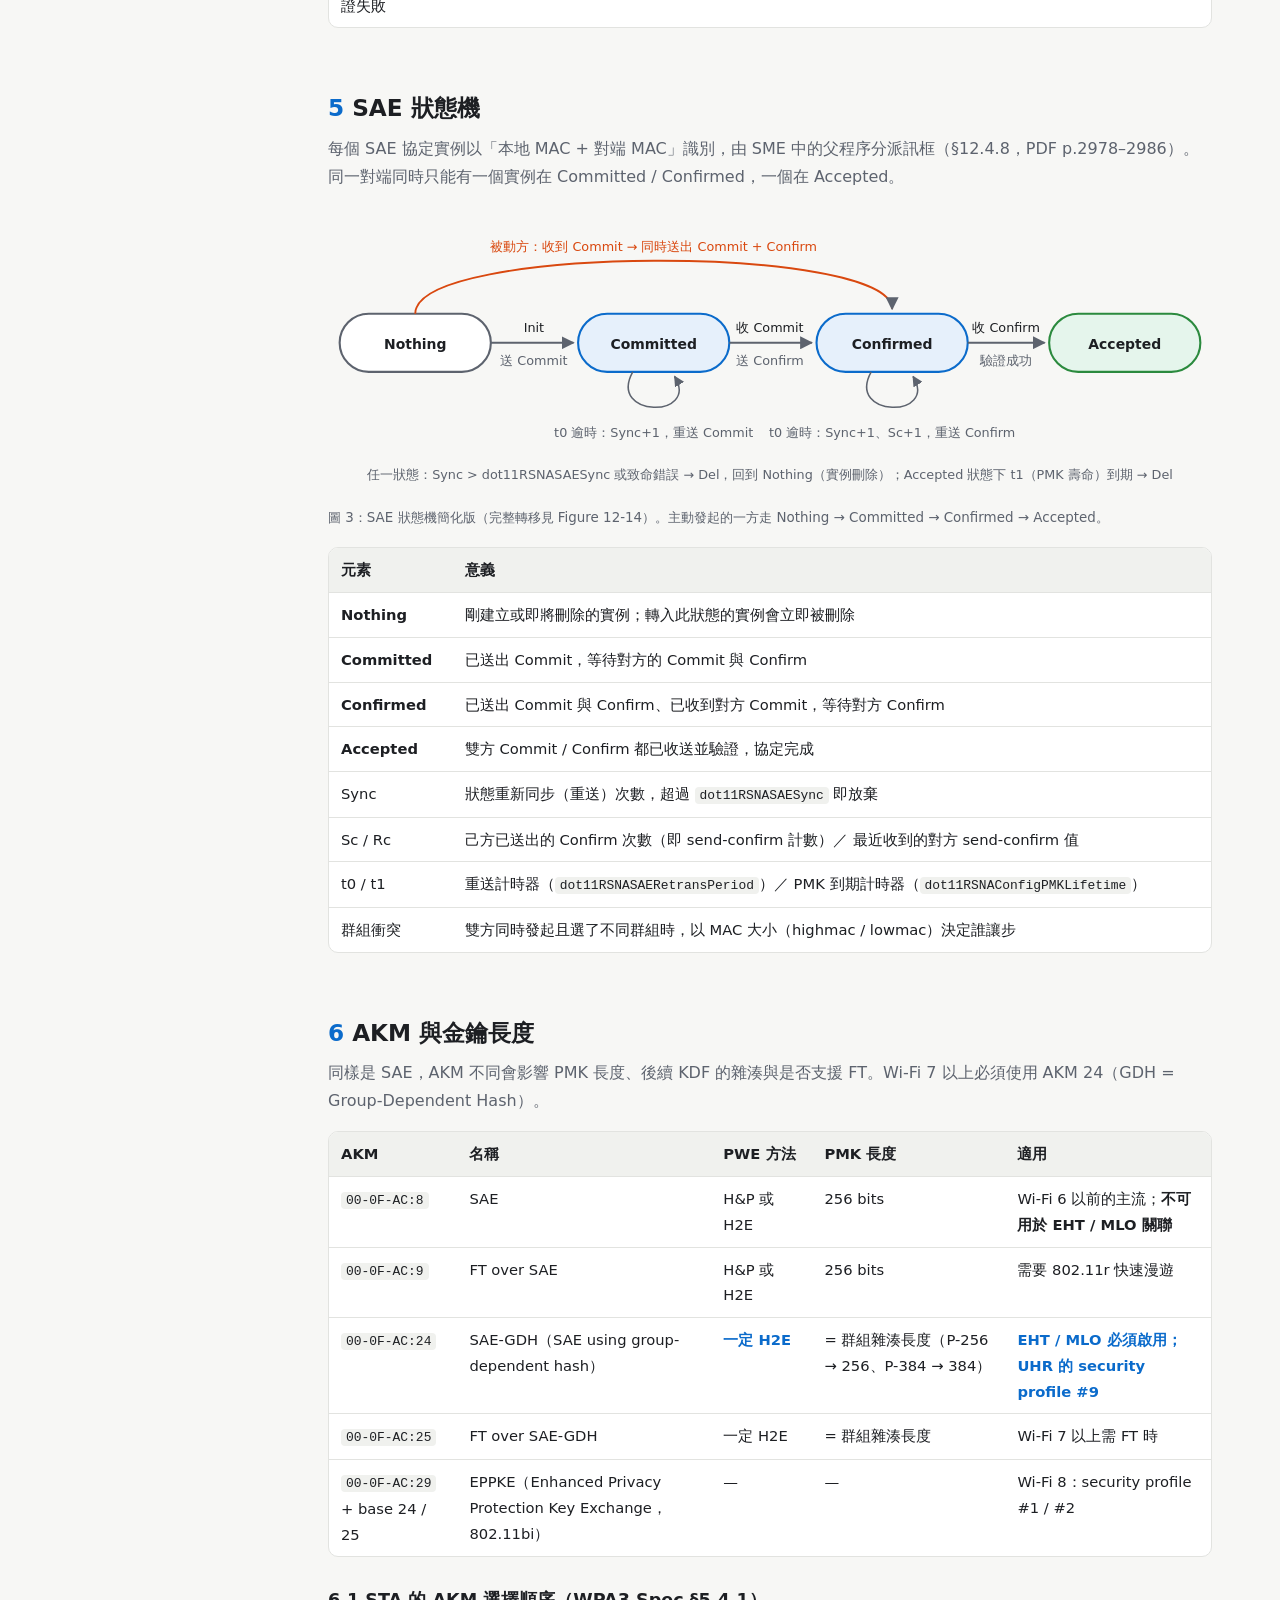
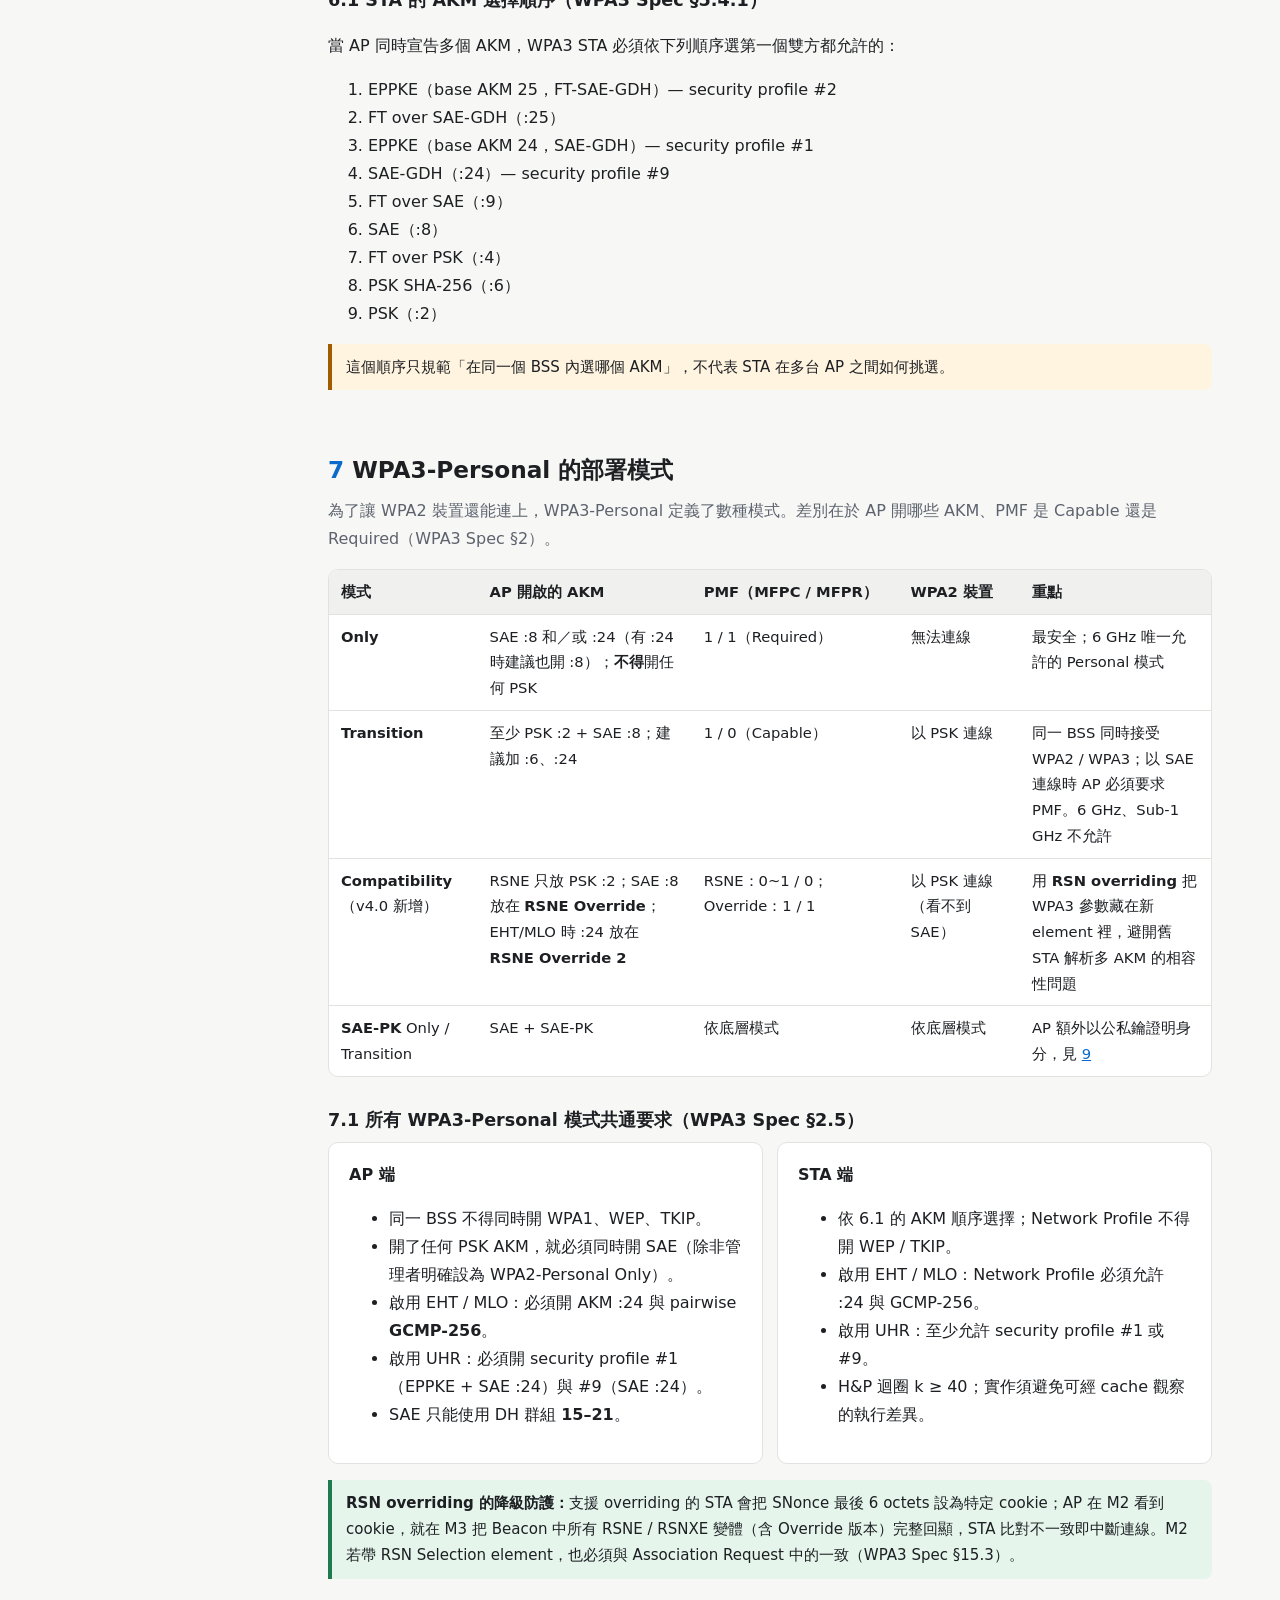
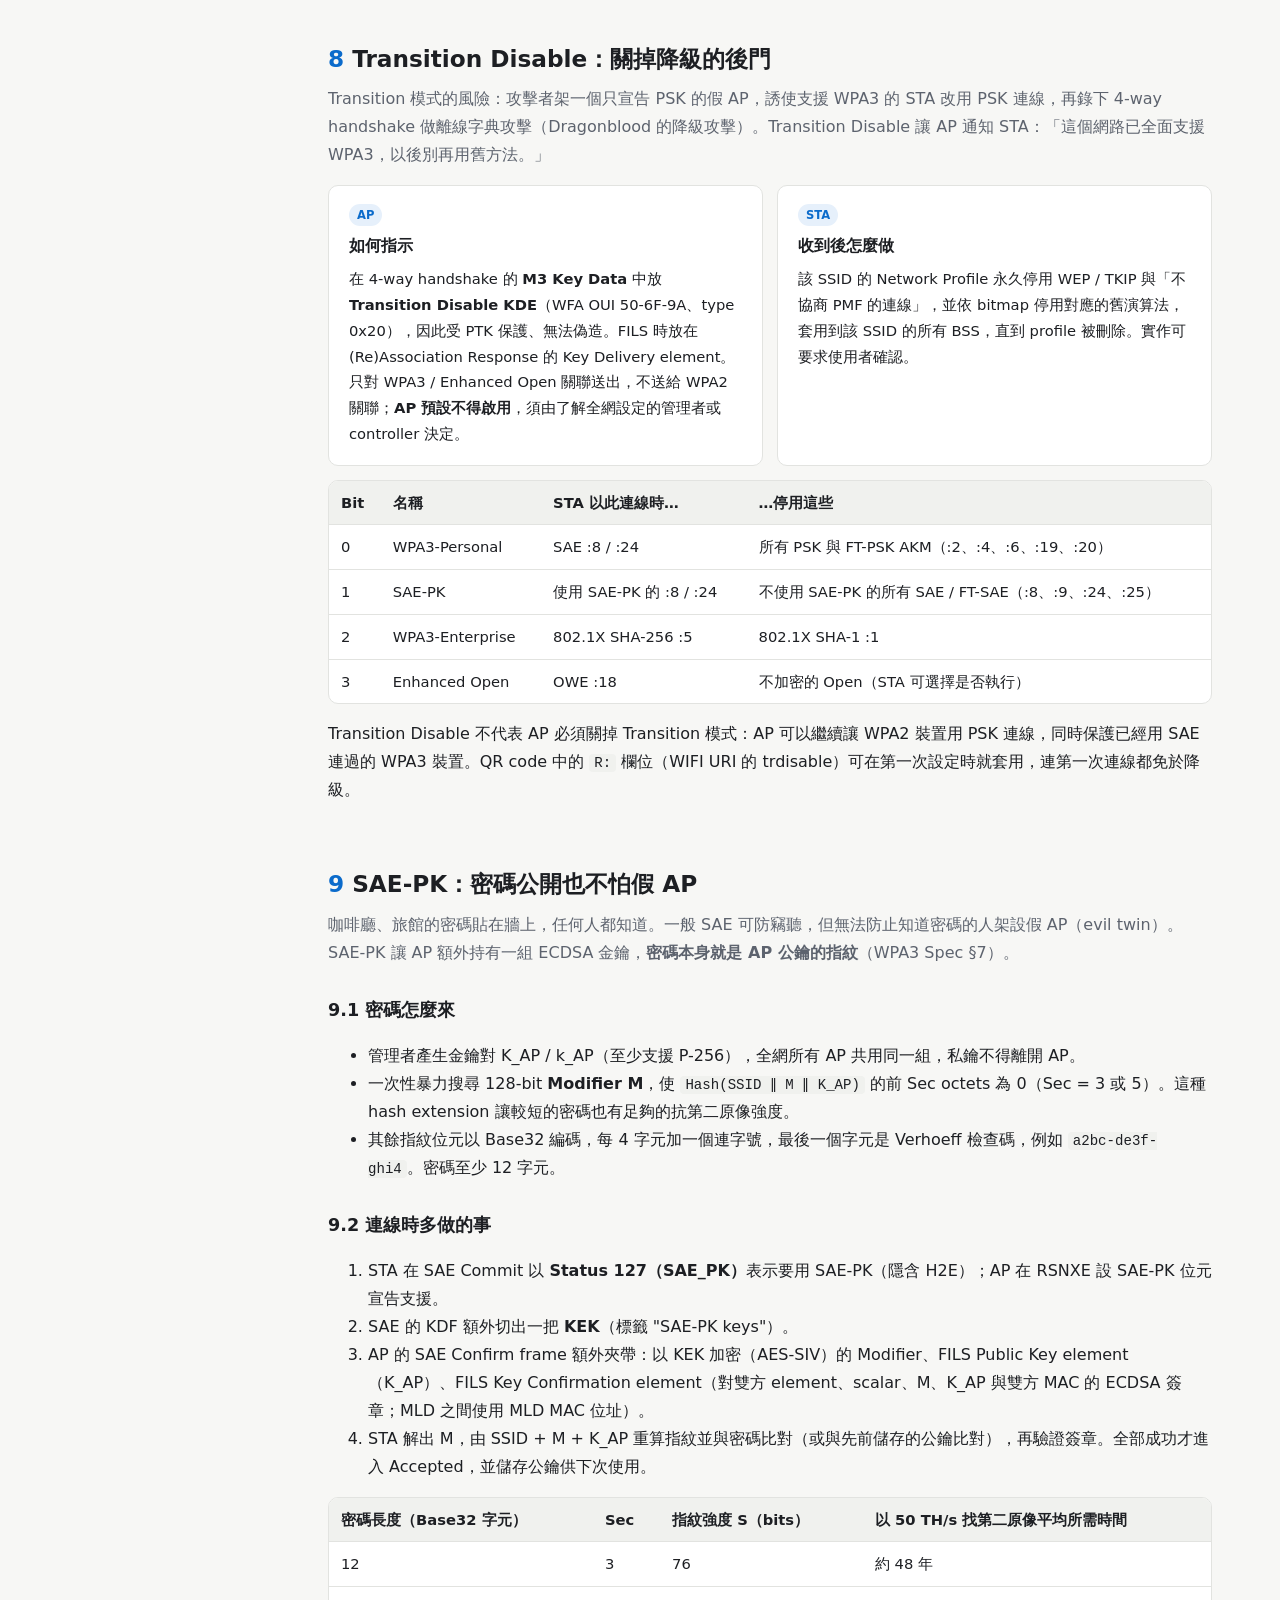
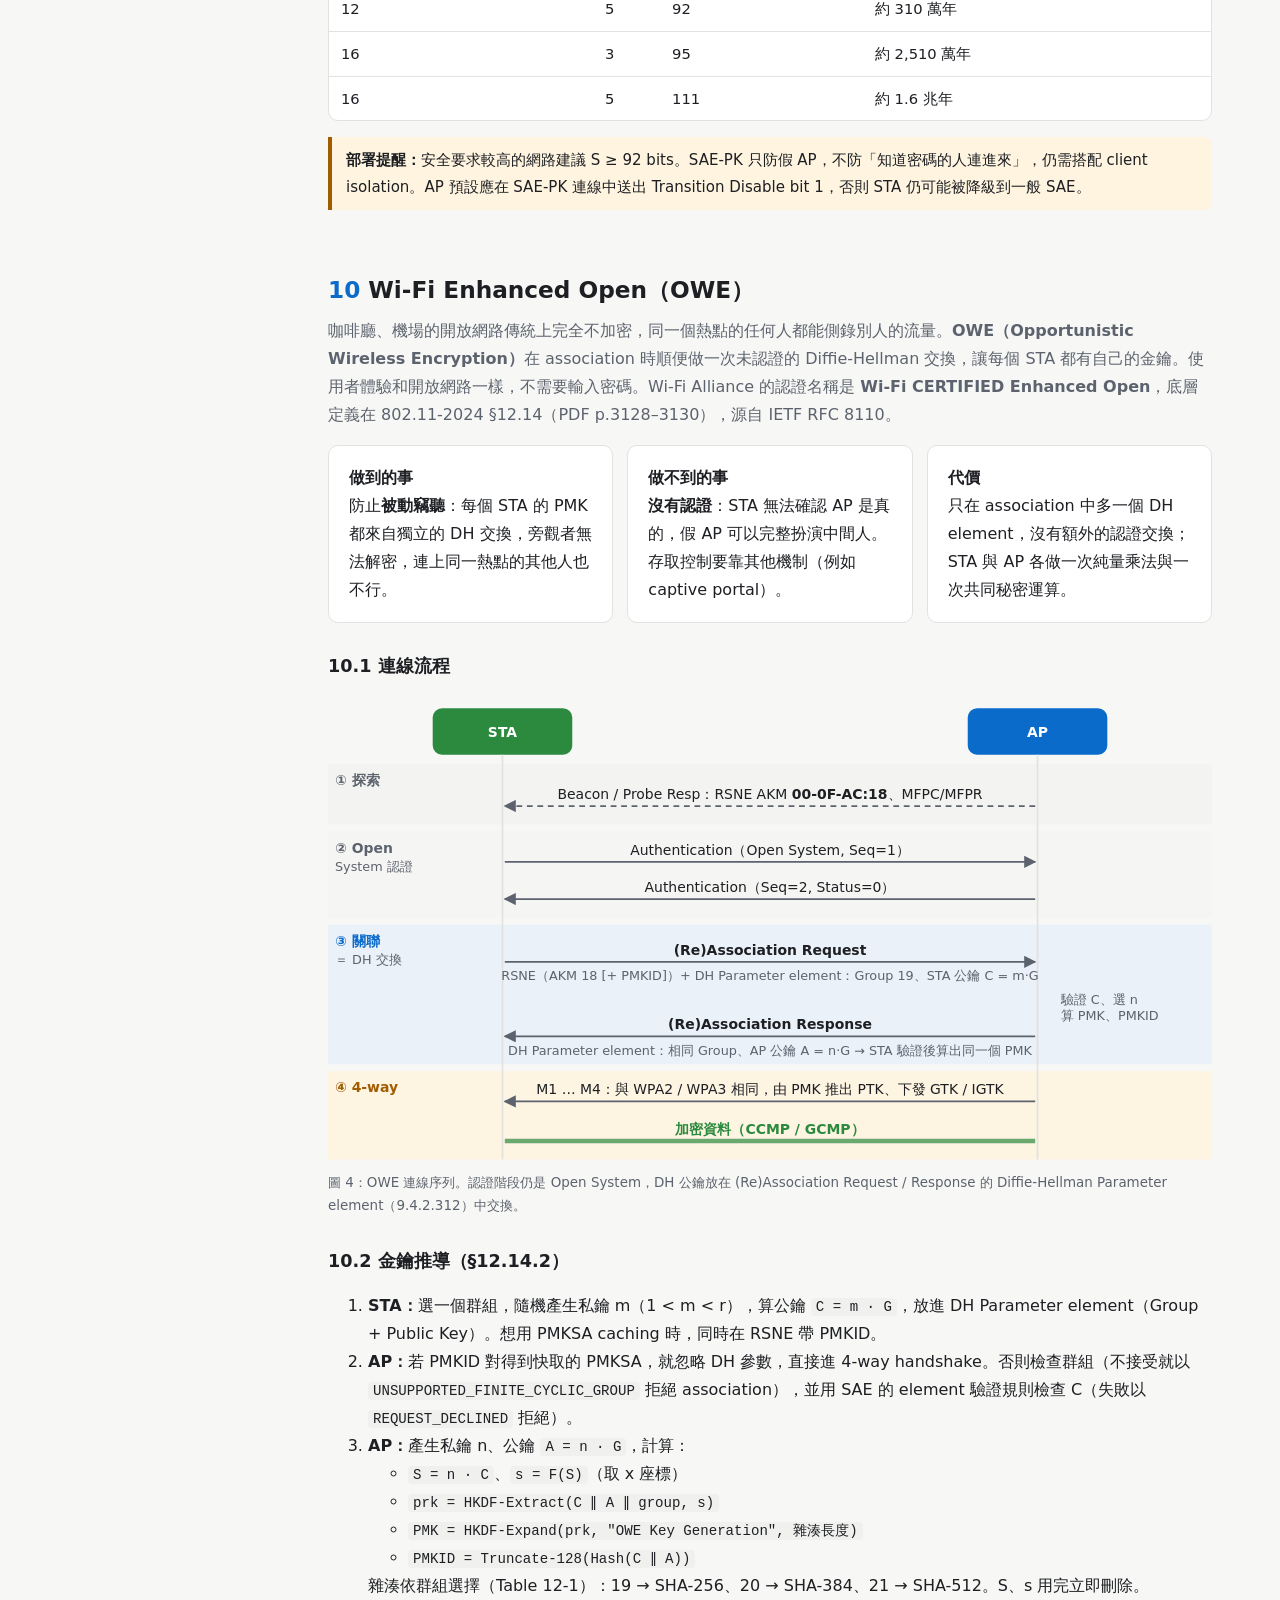
<file: security.html>
<!doctype html>
<html lang="zh-Hant">
<head>
<meta charset="utf-8">
<meta name="viewport" content="width=device-width, initial-scale=1">
<title>Wi-Fi Security 導讀</title>
<meta name="description" content="Wi-Fi 安全導讀：WPA3-Personal（SAE）與 Enhanced Open（OWE）（Simultaneous Authentication of Equals）的訊框流程、金鑰推導、狀態機、模式與世代限制">
<script>(function(){var t=null;try{t=new URLSearchParams(location.search).get("theme")}catch(e){}if(t!=="dark"&&t!=="light"){try{t=localStorage.getItem("wifi8-theme")}catch(e){}}if(t==="dark"||t==="light")document.documentElement.setAttribute("data-theme",t)})();</script>
<link rel="stylesheet" href="assets/site.css">
</head>
<body>
<div class="layout">
<nav class="toc" id="toc">
  <div class="sitenav"><a href="index.html">首頁</a><a href="wifi8.html">Wi-Fi 8</a><a href="wifi7.html">Wi-Fi 7</a><a href="wifi-sensing.html">Wi-Fi Sensing</a><a href="security.html" class="cur" aria-current="page">Security</a><a href="compare.html">6/7/8 比較</a></div>
  <div class="brand">Wi-Fi Security</div>
  <div class="sub">WPA3 / SAE / OWE 導讀</div>
  <button class="menu-btn" id="menuBtn" aria-expanded="false">目錄</button>
  <ol>
    <li><a href="#overview">1. 總覽</a></li>
    <li><a href="#why">2. 為什麼要 SAE</a></li>
    <li><a href="#flow">3. 連線全貌</a></li>
    <li><a href="#sae">4. SAE 協定細節</a></li>
    <li><a href="#fsm">5. SAE 狀態機</a></li>
    <li><a href="#akm">6. AKM 與金鑰長度</a></li>
    <li><a href="#modes">7. WPA3-Personal 模式</a></li>
    <li><a href="#trdisable">8. Transition Disable</a></li>
    <li><a href="#saepk">9. SAE-PK</a></li>
    <li><a href="#owe">10. Enhanced Open（OWE）</a></li>
    <li><a href="#gen">11. 頻段與世代限制</a></li>
    <li><a href="#impl">12. 實作要點</a></li>
    <li><a href="#glossary">13. 名詞表</a></li>
    <li><a href="#refs">14. 參考資料</a></li>
  </ol>
  <button class="theme-btn" id="themeBtn">切換深 / 淺色</button>
</nav>

<main>
<header class="hero">
  <h1>Wi-Fi Security<br>WPA3-Personal（SAE）與 Enhanced Open（OWE）</h1>
  <p class="lead">WPA3-Personal 用 <b>SAE（Simultaneous Authentication of Equals）</b>取代 WPA2 的 PSK：密碼不再直接衍生 PMK，而是透過一次以橢圓曲線為基礎的密碼認證金鑰交換（PAKE）得到每次連線都不同的 PMK。本頁依 <b>IEEE 802.11-2024 §12.4</b> 與 <b>Wi-Fi Alliance WPA3 Specification v4.0</b> 整理 SAE 的訊框、金鑰推導、狀態機，以及 WPA3 在 Wi-Fi 6E / 7 / 8 上的限制。</p>
  <div class="chips">
    <span class="chip">IEEE 802.11-2024 §12.4</span><span class="chip">WPA3 Spec v4.0（2026-10）</span>
    <span class="chip">SAE / H2E / SAE-PK</span><span class="chip">AKM 8 · 9 · 24 · 25</span><span class="chip">OWE / Enhanced Open</span>
  </div>
  <div class="tip"><b>閱讀建議：</b>先看 3 的序列圖掌握「SAE → Association → 4-way handshake」的全貌，再依需求讀 4（演算法）、5（狀態機與重傳）、7–8（部署模式與降級防護）。頁碼標示為 PDF 頁（802.11-2024：PDF 頁 = 印刷頁 + 1；WPA3 Spec 為文件頁碼）。</div>
</header>

<!-- 1 -->
<section id="overview">
  <h2><span class="num">1</span>總覽</h2>
  <p class="intro">WPA3 是 Wi-Fi Alliance 的認證計畫，底層機制來自 IEEE 802.11。WPA3 Spec v4.0 定義三個家族：<b>WPA3-Personal</b>（密碼，SAE）、<b>WPA3-Enterprise</b>（802.1X / EAP，含 192-bit 模式）、<b>Wi-Fi Enhanced Open</b>（OWE，無密碼但加密）。本頁目前涵蓋 WPA3-Personal（1–9）與 Enhanced Open（<a href="#owe">10</a>）。</p>
  <div class="grid g4">
    <div class="card kpi"><div class="v">4</div><div class="l">個 Authentication frame 完成 SAE（雙方各一個 Commit、一個 Confirm）</div></div>
    <div class="card kpi"><div class="v">19</div><div class="l">號群組（P-256）為必須實作；只允許群組 15–21</div></div>
    <div class="card kpi"><div class="v">PMF</div><div class="l">SAE 連線必須協商 Protected Management Frames</div></div>
    <div class="card kpi"><div class="v">H2E</div><div class="l">Hash-to-Element：6 GHz 與 Wi-Fi 7 以上必須使用</div></div>
  </div>
  <div class="tbl-wrap" style="margin-top:14px">
  <table>
    <thead><tr><th>什麼算「WPA3 安全關聯」</th><th>條件（WPA3 Spec §1.4）</th></tr></thead>
    <tbody>
      <tr><td>WPA3（Personal）</td><td>協商 <b>PMF</b>，且 AKM 為 SAE <code>00-0F-AC:8</code> / <code>:24</code>、FT-SAE <code>:9</code> / <code>:25</code>，或以 SAE 為 base AKM 的 EPPKE <code>:29</code></td></tr>
      <tr><td>WPA3（Enterprise）</td><td>協商 PMF，且 AKM 為 802.1X SHA-256 <code>:5</code>、FT-802.1X <code>:3</code>、192-bit <code>:12</code>、FT-802.1X SHA-384 <code>:13</code></td></tr>
      <tr><td>WPA2</td><td>PSK <code>:2</code> / FT-PSK <code>:4</code>、802.1X SHA-1 <code>:1</code> 等，即使雙方都支援 WPA3，只要協商到這些 AKM 就是 WPA2 關聯</td></tr>
    </tbody>
  </table>
  </div>
</section>

<!-- 2 -->
<section id="why">
  <h2><span class="num">2</span>為什麼要 SAE：PSK 的根本問題</h2>
  <p class="intro">WPA2-Personal 的 PMK 直接由密碼算出（PBKDF2(passphrase, SSID)），4-way handshake 的 MIC 又是用這把 PMK 算的。攻擊者只要錄下一次 4-way handshake，就能離線無限次猜密碼。</p>
  <div class="tbl-wrap">
  <table>
    <thead><tr><th>性質</th><th>WPA2-PSK</th><th>WPA3 SAE</th></tr></thead>
    <tbody>
      <tr><td>PMK 來源</td><td>PMK = PBKDF2(密碼, SSID)，<b>固定不變</b></td><td class="hl">每次 SAE 交換都產生新的 PMK（雙方隨機數參與）</td></tr>
      <tr><td>離線字典攻擊</td><td>錄下 4-way handshake（或 PMKID）即可離線暴力猜</td><td class="hl">不可行：每次主動攻擊只能驗證一個密碼猜測</td></tr>
      <tr><td>前向保密</td><td>無：知道密碼即可解開過去錄下的所有流量</td><td class="hl">有：日後密碼外洩也推不出過去的 PMK</td></tr>
      <tr><td>知道密碼的旁觀者</td><td>可被動解密其他人的流量</td><td class="hl">不行：每個 STA 的 PMK 由各自的 DH 交換決定</td></tr>
      <tr><td>角色</td><td>Supplicant / Authenticator</td><td>「對等」：雙方都可主動發起（源自 mesh 需求）</td></tr>
      <tr><td>冒充 AP（evil twin）</td><td>知道密碼就能架假 AP</td><td>仍可能（密碼是對稱秘密）→ 需要 <a href="#saepk">SAE-PK</a></td></tr>
    </tbody>
  </table>
  </div>
  <p>802.11-2024 §12.4.1（PDF p.2961–2962）列出 SAE 的安全性質：被動觀察或中繼都無法得到密碼或 PMK；修改、偽造、重放訊框也無法得到；每次攻擊最多只能猜一個密碼；舊 PMK 外洩不影響其他次交換；密碼外洩也推不出先前的 PMK。SAE 是 Dragonfly（IETF RFC 7664）的變形。</p>
</section>

<!-- 3 -->
<section id="flow">
  <h2><span class="num">3</span>連線全貌：從 Beacon 到加密資料</h2>
  <p class="intro">SAE 只取代「認證」這一步。它產生 PMK 之後，後面的 Association 與 4-way handshake 和 WPA2 的流程一樣。</p>
  <figure>
    <svg viewBox="0 0 760 700" role="img" aria-label="WPA3-Personal 連線序列圖：探索、SAE 認證、關聯、4-way handshake、資料">
      <defs>
        <marker id="ar" viewBox="0 0 10 10" refX="9" refY="5" markerWidth="7" markerHeight="7" orient="auto"><path d="M0 0 L10 5 L0 10z" fill="var(--muted)"/></marker>
        <marker id="arg" viewBox="0 0 10 10" refX="9" refY="5" markerWidth="6" markerHeight="6" orient="auto"><path d="M0 0 L10 5 L0 10z" fill="var(--c3)"/></marker>
      </defs>
      <g font-size="12">
        <rect x="0" y="56" width="760" height="56" fill="var(--code)" opacity=".55"/>
        <rect x="0" y="118" width="760" height="252" fill="var(--accent-soft)" opacity=".7"/>
        <rect x="0" y="376" width="760" height="96" fill="var(--code)" opacity=".55"/>
        <rect x="0" y="478" width="760" height="166" fill="var(--warn-soft)" opacity=".9"/>
        <rect x="0" y="650" width="760" height="48" fill="var(--ok-soft)"/>
        <text x="6" y="74" font-weight="700" class="muted">① 探索</text>
        <text x="6" y="136" font-weight="700" style="fill:var(--accent)">② SAE 認證</text>
        <text x="6" y="152" class="muted" font-size="11">Authentication</text>
        <text x="6" y="166" class="muted" font-size="11">frames, Alg=3</text>
        <text x="6" y="394" font-weight="700" class="muted">③ 關聯</text>
        <text x="6" y="496" font-weight="700" style="fill:var(--warn)">④ 4-way</text>
        <text x="6" y="512" class="muted" font-size="11">EAPOL-Key</text>
        <text x="6" y="668" font-weight="700" style="fill:var(--ok)">⑤ 資料</text>
        <rect x="90" y="8" width="120" height="40" rx="8" fill="var(--c3)"/><text x="150" y="25" text-anchor="middle" style="fill:#fff" font-weight="700">STA</text><text x="150" y="40" text-anchor="middle" style="fill:#fff" font-size="11">non-AP（Supplicant）</text>
        <rect x="550" y="8" width="120" height="40" rx="8" fill="var(--c1)"/><text x="610" y="25" text-anchor="middle" style="fill:#fff" font-weight="700">AP</text><text x="610" y="40" text-anchor="middle" style="fill:#fff" font-size="11">（Authenticator）</text>
        <g stroke="var(--line)" stroke-width="1.5"><line x1="150" y1="48" x2="150" y2="698"/><line x1="610" y1="48" x2="610" y2="698"/></g>

        <line x1="608" y1="94" x2="152" y2="94" stroke="var(--muted)" stroke-width="1.5" stroke-dasharray="5 4" marker-end="url(#ar)"/>
        <text x="380" y="88" text-anchor="middle">Beacon / Probe Response</text>
        <text x="380" y="108" text-anchor="middle" class="muted" font-size="11">RSNE：AKM 8/24、MFPC/MFPR ｜ RSNXE：H2E、SAE-PK 位元</text>

        <line x1="152" y1="160" x2="608" y2="160" stroke="var(--muted)" stroke-width="1.5" marker-end="url(#ar)"/>
        <text x="380" y="154" text-anchor="middle" font-weight="700">① SAE Commit（Seq=1, Status=126 H2E）</text>
        <text x="380" y="176" text-anchor="middle" class="muted" font-size="11">Group · Scalar · Element（+ AKM Suite Selector / Password ID / Rejected Groups）</text>
        <line x1="608" y1="204" x2="152" y2="204" stroke="var(--c2)" stroke-width="1.2" stroke-dasharray="3 4" marker-end="url(#ar)"/>
        <text x="380" y="198" text-anchor="middle" style="fill:var(--c2)" font-size="11">（AP 忙碌時）Commit, Status=76 + Anti-Clogging Token → STA 帶 token 重送 ①</text>
        <line x1="608" y1="240" x2="152" y2="240" stroke="var(--muted)" stroke-width="1.5" marker-end="url(#ar)"/>
        <text x="380" y="234" text-anchor="middle" font-weight="700">② SAE Commit（Seq=1, Status=126）</text>
        <text x="380" y="256" text-anchor="middle" class="muted" font-size="11">雙方驗證對方 scalar / element → 算出共同秘密 K → keyseed → KCK、PMK</text>
        <line x1="152" y1="290" x2="608" y2="290" stroke="var(--muted)" stroke-width="1.5" marker-end="url(#ar)"/>
        <text x="380" y="284" text-anchor="middle" font-weight="700">③ SAE Confirm（Seq=2, Status=0）</text>
        <text x="380" y="306" text-anchor="middle" class="muted" font-size="11">Send-Confirm 計數 + Confirm = CN(KCK, …兩邊的 scalar / element)</text>
        <line x1="608" y1="336" x2="152" y2="336" stroke="var(--muted)" stroke-width="1.5" marker-end="url(#ar)"/>
        <text x="380" y="330" text-anchor="middle" font-weight="700">④ SAE Confirm（Seq=2, Status=0）</text>
        <text x="380" y="356" text-anchor="middle" class="muted" font-size="11">互相驗證 Confirm 成功 → Accepted；得到 PMK 與 PMKID</text>

        <line x1="152" y1="412" x2="608" y2="412" stroke="var(--muted)" stroke-width="1.5" marker-end="url(#ar)"/>
        <text x="380" y="406" text-anchor="middle" font-weight="700">(Re)Association Request</text>
        <text x="380" y="428" text-anchor="middle" class="muted" font-size="11">RSNE：選定一個 AKM、Pairwise（CCMP-128 / GCMP-256）、MFPC=1；RSNXE</text>
        <line x1="608" y1="458" x2="152" y2="458" stroke="var(--muted)" stroke-width="1.5" marker-end="url(#ar)"/>
        <text x="380" y="452" text-anchor="middle" font-weight="700">(Re)Association Response（Status=0, AID）</text>

        <line x1="608" y1="530" x2="152" y2="530" stroke="var(--muted)" stroke-width="1.5" marker-end="url(#ar)"/>
        <text x="380" y="524" text-anchor="middle">M1：ANonce</text>
        <line x1="152" y1="564" x2="608" y2="564" stroke="var(--muted)" stroke-width="1.5" marker-end="url(#ar)"/>
        <text x="380" y="558" text-anchor="middle">M2：SNonce + RSNE / RSNXE + MIC（STA 已算出 PTK）</text>
        <line x1="608" y1="598" x2="152" y2="598" stroke="var(--muted)" stroke-width="1.5" marker-end="url(#ar)"/>
        <text x="380" y="592" text-anchor="middle">M3：回顯 RSNE/RSNXE + 加密 GTK/IGTK/BIGTK（+ Transition Disable KDE）</text>
        <line x1="152" y1="632" x2="608" y2="632" stroke="var(--muted)" stroke-width="1.5" marker-end="url(#ar)"/>
        <text x="380" y="626" text-anchor="middle">M4：確認 → 雙方安裝 PTK</text>

        <line x1="156" y1="678" x2="604" y2="678" stroke="var(--c3)" stroke-width="5" opacity=".7" marker-end="url(#arg)" marker-start="url(#arg)"/>
        <text x="380" y="670" text-anchor="middle" style="fill:var(--c3)" font-weight="700">資料以 CCMP / GCMP 加密；Deauth / Disassoc 等管理訊框受 PMF 保護</text>
      </g>
    </svg>
    <figcaption>圖 1：WPA3-Personal（SAE）連線序列。①–④ 為 SAE；雙方 Confirm 的先後順序不固定（規則只要求「自己與對方都 Commit 之後才能 Confirm」），抓包常見順序如圖。Status 126 = SAE_HASH_TO_ELEMENT、76 = ANTI_CLOGGING_TOKEN_REQUIRED。</figcaption>
  </figure>
  <div class="grid g3">
    <div class="card"><b>SAE 階段</b><br>在 802.11 Authentication frame 中完成（Authentication Algorithm Number = 3）。只產生 <b>PMK</b>，還沒有加密金鑰。</div>
    <div class="card"><b>Association</b><br>STA 在 RSNE 中選定一組 RSN 參數（一個 AKM、一個 pairwise cipher、PMF 等），AP 檢查是否與自己宣告的相容。</div>
    <div class="card"><b>4-way handshake</b><br>由 PMK + 兩個 nonce 推出 <b>PTK</b>（KCK / KEK / TK），並下發 group key。M3 回顯 Beacon 中的 RSNE / RSNXE，讓 STA 偵測降級攻擊。</div>
  </div>
  <div class="note"><b>PMKSA caching：</b>SAE 完成後的 PMK 會以 PMKID 識別並快取。下次重新連同一台 AP 時，STA 在 (Re)Association Request 的 RSNE 帶上 PMKID，AP 若找得到就跳過 SAE 直接做 4-way handshake，省下大量運算。</div>
</section>

<!-- 4 -->
<section id="sae">
  <h2><span class="num">4</span>SAE 協定細節</h2>
  <p class="intro">SAE 包含兩組交換：<b>Commit 交換</b>迫使雙方各自「承諾」一個密碼猜測，<b>Confirm 交換</b>證明猜測正確（§12.4.5，PDF p.2971–2975）。以下以橢圓曲線（ECC）群組說明。</p>

  <h3>4.1 金鑰推導總覽</h3>
  <figure>
    <svg viewBox="0 0 760 230" role="img" aria-label="SAE 金鑰推導鏈：密碼到 PT、PWE、scalar/element、K、keyseed、KCK 與 PMK，再到 PTK">
      <defs><marker id="kd" viewBox="0 0 10 10" refX="9" refY="5" markerWidth="7" markerHeight="7" orient="auto"><path d="M0 0 L10 5 L0 10z" fill="var(--muted)"/></marker></defs>
      <g font-size="12" text-anchor="middle">
        <rect x="6" y="20" width="130" height="56" rx="8" fill="var(--panel)" stroke="var(--c4)" stroke-width="1.5"/>
        <text x="71" y="42" font-weight="700">密碼 + SSID</text><text x="71" y="60" class="muted" font-size="11">（+ Password ID）</text>
        <rect x="166" y="20" width="130" height="56" rx="8" fill="var(--accent-soft)" stroke="var(--c1)" stroke-width="1.5"/>
        <text x="231" y="42" font-weight="700">PT</text><text x="231" y="60" class="muted" font-size="11">H2E，可離線預算</text>
        <rect x="326" y="20" width="130" height="56" rx="8" fill="var(--accent-soft)" stroke="var(--c1)" stroke-width="1.5"/>
        <text x="391" y="42" font-weight="700">PWE</text><text x="391" y="60" class="muted" font-size="11">綁定雙方 MAC</text>
        <rect x="486" y="20" width="130" height="56" rx="8" fill="var(--accent-soft)" stroke="var(--c1)" stroke-width="1.5"/>
        <text x="551" y="42" font-weight="700">scalar · element</text><text x="551" y="60" class="muted" font-size="11">rand、mask（一次性）</text>
        <rect x="646" y="20" width="108" height="56" rx="8" fill="var(--panel)" stroke="var(--c2)" stroke-width="1.5"/>
        <text x="700" y="42" font-weight="700">Commit</text><text x="700" y="60" class="muted" font-size="11">送出 / 收到</text>
        <path d="M136 48 H162" stroke="var(--muted)" stroke-width="1.6" marker-end="url(#kd)"/>
        <path d="M296 48 H322" stroke="var(--muted)" stroke-width="1.6" marker-end="url(#kd)"/>
        <path d="M456 48 H482" stroke="var(--muted)" stroke-width="1.6" marker-end="url(#kd)"/>
        <path d="M616 48 H642" stroke="var(--muted)" stroke-width="1.6" marker-end="url(#kd)"/>
        <path d="M700 76 V112 H652" stroke="var(--muted)" stroke-width="1.6" fill="none" marker-end="url(#kd)"/>
        <rect x="486" y="94" width="162" height="56" rx="8" fill="var(--accent-soft)" stroke="var(--c1)" stroke-width="1.5"/>
        <text x="567" y="116" font-weight="700">K → k = x(K)</text><text x="567" y="134" class="muted" font-size="11">共同秘密（DH 結果）</text>
        <rect x="326" y="94" width="130" height="56" rx="8" fill="var(--accent-soft)" stroke="var(--c1)" stroke-width="1.5"/>
        <text x="391" y="116" font-weight="700">keyseed</text><text x="391" y="134" class="muted" font-size="11">H(salt, k)</text>
        <rect x="166" y="94" width="130" height="56" rx="8" fill="var(--ok-soft)" stroke="var(--c3)" stroke-width="1.5"/>
        <text x="231" y="116" font-weight="700">SAE-KCK · PMK</text><text x="231" y="134" class="muted" font-size="11">KDF(…, context)</text>
        <rect x="6" y="94" width="130" height="56" rx="8" fill="var(--panel)" stroke="var(--c2)" stroke-width="1.5"/>
        <text x="71" y="116" font-weight="700">Confirm</text><text x="71" y="134" class="muted" font-size="11">用 KCK 互相驗證</text>
        <path d="M486 122 H460" stroke="var(--muted)" stroke-width="1.6" marker-end="url(#kd)"/>
        <path d="M326 122 H300" stroke="var(--muted)" stroke-width="1.6" marker-end="url(#kd)"/>
        <path d="M166 122 H140" stroke="var(--muted)" stroke-width="1.6" marker-end="url(#kd)"/>
        <path d="M231 150 V182" stroke="var(--muted)" stroke-width="1.6" marker-end="url(#kd)"/>
        <rect x="126" y="186" width="210" height="38" rx="8" fill="var(--warn-soft)" stroke="var(--warn)" stroke-width="1.5"/>
        <text x="231" y="210" font-weight="700">4-way handshake → PTK</text>
        <text x="560" y="196" class="muted" font-size="11">PMKID = context 的前 128 bits</text>
        <text x="560" y="214" class="muted" font-size="11">context = (己方 scalar + 對方 scalar) mod r</text>
      </g>
    </svg>
    <figcaption>圖 2：SAE 金鑰推導鏈。上排是 Commit 前各自完成的運算；下排是收到對方 Commit 之後的運算（由右往左）。</figcaption>
  </figure>

  <h3 id="group">4.2 Finite Cyclic Group 與 Scalar / Element：SAE 的數學基礎</h3>
  <p>SAE 是一種「用密碼當基底的 Diffie-Hellman」。要理解 Commit 裡的 <b>Group</b>、<b>Scalar</b>、<b>Element</b> 三個欄位，先要知道它們分別代表什麼（§12.4.4，PDF p.2963–2970）。</p>

  <h4 style="margin:18px 0 6px">(1) Finite Cyclic Group：雙方共用的「數學空間」</h4>
  <p>有限循環群是一組有限個<b>元素（element）</b>加上一種運算。從生成元 G 出發，反覆做這個運算可以走遍群中所有元素，走 r 步後回到起點，r 稱為群的<b>階（order）</b>。SAE 只會用到三種運算：</p>
  <div class="tbl-wrap">
  <table>
    <thead><tr><th>802.11 的名稱</th><th>意義</th><th>ECC 群組（橢圓曲線）</th><th>FFC 群組（有限體 / MODP）</th></tr></thead>
    <tbody>
      <tr><td><code>elem-op(X, Y)</code></td><td>兩個元素 → 一個元素</td><td>點加法 X + Y</td><td>模乘法 X·Y mod p</td></tr>
      <tr><td><code>scalar-op(x, Y)</code></td><td>整數 × 元素 → 元素（elem-op 重複 x 次）</td><td>純量乘法 x·Y</td><td>模指數 Y<sup>x</sup> mod p</td></tr>
      <tr><td><code>inverse-op(X)</code></td><td>反元素，與 X 運算後得到單位元素</td><td>−X（y 座標取負），X + (−X) = 無窮遠點</td><td>模反元素 X<sup>−1</sup> mod p</td></tr>
      <tr><td>單位元素</td><td>「什麼都沒做」的元素</td><td>無窮遠點</td><td>1</td></tr>
      <tr><td>F(元素)</td><td>把元素變成整數</td><td>取 x 座標</td><td>元素本身</td></tr>
    </tbody>
  </table>
  </div>
  <p>安全性來自<b>離散對數問題</b>：已知 Y 與 <code>x·Y</code>，在夠大的群中實際上算不出 x。因此「純量」可以安全地藏在「元素」裡送出。</p>
  <p><b>Group 欄位</b>（Finite Cyclic Group field，2 octets）填的是 IANA「Group Description」登錄編號（源自 IKE，RFC 2409），一個編號就對應一整組公開的參數：ECC 為 (p, a, b, G, r, h)，FFC 為 (p, G, r)。雙方不需要傳送曲線參數，只要傳編號。</p>
  <div class="tbl-wrap">
  <table>
    <thead><tr><th>Group</th><th>類型</th><th>強度估計</th><th>Scalar 長度</th><th>Element 長度</th><th>Commit 固定欄位總長</th><th>H2E 雜湊</th></tr></thead>
    <tbody>
      <tr><td><b>19</b></td><td>ECC P-256（必須支援）</td><td>128</td><td>32 B</td><td>64 B（x‖y）</td><td>104 B</td><td>SHA-256</td></tr>
      <tr><td>20</td><td>ECC P-384</td><td>192</td><td>48 B</td><td>96 B</td><td>152 B</td><td>SHA-384</td></tr>
      <tr><td>21</td><td>ECC P-521</td><td>256</td><td>66 B</td><td>132 B</td><td>206 B</td><td>SHA-512</td></tr>
      <tr><td>15</td><td>MODP 3072-bit</td><td>128</td><td>384 B</td><td>384 B</td><td>776 B</td><td>SHA-384</td></tr>
      <tr><td>16 / 17 / 18</td><td>MODP 4096 / 6144 / 8192-bit</td><td>152 / 176 / 200</td><td>512 / 768 / 1024 B</td><td>同 scalar 長度</td><td>—</td><td>SHA-512</td></tr>
    </tbody>
  </table>
  </div>
  <p style="font-size:.9rem;color:var(--muted)">長度規則（§12.4.7.2）：scalar 編成最短的 m octets，使 2<sup>8m</sup> &gt; r；ECC element 為 x、y 各編成與 p 同長後串接；FFC element 為一個與 p 同長的整數。Commit 固定欄位 = Algorithm 2 + Seq 2 + Status 2 + Group 2 + Scalar + Element。H2E 雜湊依 Table 12-1；Hunting-and-Pecking 一律使用 SHA-256。MODP 群組以 safe prime 定義，r = (p−1)/2。強度估計引自 WPA3 Spec 附錄 B。</p>
  <div class="tip"><b>Group 的協商方式：</b>SAE 沒有獨立的協商訊框，Group 欄位本身就是提議。發起方依本地設定（<code>dot11RSNAConfigDLCGroupTable</code>）挑最偏好的群組送出 Commit。對方不支援時回 <b>Status 77</b>，發起方改用下一個群組重送；H2E 下被拒的群組會記入 Rejected Groups element，並納入 KDF 的 salt，防止有人偽造 77 迫使雙方降級。雙方同時發起且選了不同群組時，由 MAC 位址較大的一方決定。實務上幾乎所有設備都用 19。</div>

  <h4 style="margin:18px 0 6px">(2) Scalar 與 Element：一個藏在數字裡，一個藏在群裡</h4>
  <p>每一方先產生兩個一次性的秘密亂數 <code>rand</code> 與 <code>mask</code>，再送出：</p>
  <div class="grid g2">
    <div class="card feat"><span class="tag">整數</span><h4>Scalar = (rand + mask) mod r</h4>
      <p>rand 被 mask「遮住」，因為 mask 是均勻亂數，旁觀者從 scalar 看不出 rand。長度與群的階 r 相同（P-256 為 32 bytes）。</p></div>
    <div class="card feat"><span class="tag">群元素</span><h4>Element = inverse-op(mask · PWE)</h4>
      <p>mask 被離散對數問題保護：知道 element 也推不出 mask。PWE 由密碼產生且不公開，所以旁觀者連「基底」是什麼都不知道。</p></div>
  </div>
  <p>收到對方的 scalar 與 element 後，把兩者組合起來，就能消去對方的 mask：</p>
  <div class="card" style="font-family:'Cascadia Code',Consolas,monospace;font-size:.88rem;overflow-x:auto;white-space:nowrap">
    peer-scalar · PWE + PEER-ELEMENT<br>
    = (rand<sub>B</sub> + mask<sub>B</sub>) · PWE − mask<sub>B</sub> · PWE<br>
    = <b>rand<sub>B</sub> · PWE</b>　　← 對方的 mask 被消掉了<br><br>
    A 算：K = rand<sub>A</sub> · (rand<sub>B</sub> · PWE) = rand<sub>A</sub>·rand<sub>B</sub> · PWE<br>
    B 算：K = rand<sub>B</sub> · (rand<sub>A</sub> · PWE) = rand<sub>A</sub>·rand<sub>B</sub> · PWE　　<b>← 兩邊相同</b>
  </div>
  <p>這就是以 PWE 為基底的 Diffie-Hellman：雙方各自貢獻一個秘密 rand，共同秘密 K = rand<sub>A</sub>·rand<sub>B</sub>·PWE。<b>只有用同一個密碼算出同一個 PWE 的兩方，才會得到相同的 K</b>。密碼錯了，K 就不同，後續 Confirm 會驗證失敗。</p>

  <h4 style="margin:18px 0 6px">(3) 小數字範例（僅示意，實際群組大得多）</h4>
  <p>用一個極小的 FFC 群：p = 23，生成元 2 的階 r = 11（2<sup>11</sup> ≡ 1 mod 23）。FFC 中 scalar-op 是次方、elem-op 是乘法、inverse-op 是模反元素。假設雙方由同一個密碼得到 <b>PWE = 8</b>。</p>
  <div class="tbl-wrap">
  <table>
    <thead><tr><th>步驟</th><th>STA-A</th><th>STA-B</th></tr></thead>
    <tbody>
      <tr><td>秘密亂數</td><td>rand = 5、mask = 3</td><td>rand = 7、mask = 2</td></tr>
      <tr><td>Scalar = (rand + mask) mod 11</td><td>8</td><td>9</td></tr>
      <tr><td>Element = (PWE<sup>mask</sup>)<sup>−1</sup> mod 23</td><td>8<sup>3</sup> = 6 → 6<sup>−1</sup> = <b>4</b></td><td>8<sup>2</sup> = 18 → 18<sup>−1</sup> = <b>9</b></td></tr>
      <tr><td>送出 Commit</td><td>(Scalar 8, Element 4)</td><td>(Scalar 9, Element 9)</td></tr>
      <tr><td>消去對方 mask：PWE<sup>peer-scalar</sup> · peer-element</td><td>8<sup>9</sup> · 9 = 9 · 9 = 81 ≡ <b>12</b>（= 8<sup>7</sup>）</td><td>8<sup>8</sup> · 4 = 4 · 4 = <b>16</b>（= 8<sup>5</sup>）</td></tr>
      <tr><td>K = (上一列)<sup>rand</sup> mod 23</td><td>12<sup>5</sup> ≡ <b>18</b></td><td>16<sup>7</sup> ≡ <b>18</b></td></tr>
      <tr><td>context = (scalar<sub>A</sub> + scalar<sub>B</sub>) mod r</td><td colspan="2">(8 + 9) mod 11 = 6　→ 用於 KDF，前 128 bits 為 PMKID</td></tr>
    </tbody>
  </table>
  </div>
  <p>驗算：K = PWE<sup>rand<sub>A</sub>·rand<sub>B</sub></sup> = 8<sup>35 mod 11</sup> = 8<sup>2</sup> = 64 ≡ 18。若 B 用錯的密碼得到 PWE = 4，B 算出的 K 就不會是 18，Confirm 必定比對失敗。</p>

  <h4 style="margin:18px 0 6px">(4) Scalar 與 Element 在後續步驟的用途</h4>
  <div class="tbl-wrap">
  <table>
    <thead><tr><th>用在哪裡</th><th>怎麼用</th><th>目的</th></tr></thead>
    <tbody>
      <tr><td>算共同秘密 K</td><td><code>K = rand · (peer-scalar · PWE + PEER-ELEMENT)</code></td><td>完成以密碼為基底的 DH</td></tr>
      <tr><td>KDF 的 context</td><td><code>context = (scalar + peer-scalar) mod r</code></td><td>讓 PMK 綁定這一次交換；兩邊相加的結果相同，與誰先誰後無關</td></tr>
      <tr><td>PMKID</td><td>context 的前 128 bits</td><td>雙方不需額外交換就得到相同的 PMK 識別碼（由公開值算出，不是秘密）</td></tr>
      <tr><td>Confirm</td><td><code>CN(KCK, send-confirm, 己方 scalar, 己方 element, 對方 scalar, 對方 element)</code></td><td>綁定整份交換內容：任何一個值被竄改，Confirm 就對不上</td></tr>
    </tbody>
  </table>
  </div>

  <h4 style="margin:18px 0 6px">(5) 為什麼要驗證收到的 Scalar / Element（§12.4.5.4）</h4>
  <div class="tbl-wrap">
  <table>
    <thead><tr><th>檢查</th><th>不檢查會怎樣</th></tr></thead>
    <tbody>
      <tr><td>1 &lt; scalar &lt; r</td><td>scalar 為 0、1 或 ≥ r 時，K 的計算會退化成可預測的值，攻擊者不需密碼即可算出 K</td></tr>
      <tr><td>Element 在曲線上、不是無窮遠點（FFC：1 &lt; E &lt; p−1 且 E<sup>r</sup> ≡ 1）</td><td><b>無效曲線 / 小子群攻擊</b>：送出不在正確群中的點，讓 K 落在極小的集合裡，進而推測 rand 或密碼</td></tr>
      <tr><td>對方的 scalar / element 不得與自己送出的相同</td><td><b>反射攻擊</b>：攻擊者把你的 Commit 原封不動送回來，冒充知道密碼的對端</td></tr>
      <tr><td>K 不得為單位元素</td><td>K 為單位元素時共同秘密是公開已知的值</td></tr>
    </tbody>
  </table>
  </div>
  <div class="note"><b>為什麼旁觀者無法離線猜密碼：</b>攻擊者錄下雙方的 (scalar, element) 後，想驗證一個猜測的密碼，就得用猜測的 PWE' 算出 K。但 K = rand<sub>A</sub>·rand<sub>B</sub>·PWE，算它需要其中一方的 rand，等於要解離散對數或 DH 問題。反過來看，任何一組 (scalar, element) 都可以對應到某個 PWE 與某組 (rand, mask)，錄下來的資料無法區分哪個密碼才對。攻擊者唯一的辦法是親自用一個猜測參與一次交換，每次只能試一個密碼。</div>

  <h3>4.3 產生密碼元素 PWE：Hunting-and-Pecking vs Hash-to-Element</h3>
  <p>SAE 要先把密碼映射成群組中的一個秘密點 <b>PWE</b>（Password Element）。802.11 定義兩種方法：</p>
  <div class="tbl-wrap">
  <table>
    <thead><tr><th>項目</th><th>Hunting-and-Pecking（looping）</th><th>Hash-to-Element（H2E）</th></tr></thead>
    <tbody>
      <tr><td>條文</td><td>§12.4.4.2.2（PDF p.2964–2966）</td><td>§12.4.4.2.3（PDF p.2967–2969）</td></tr>
      <tr><td>做法</td><td>以「密碼 + 雙方 MAC + 計數器」反覆雜湊，直到得到曲線上的合法 x 座標</td><td>先以 HKDF(SSID, 密碼 [, ID]) 得到 u1、u2，經 SSWU 映射成兩點相加得 <b>PT</b>；連線時再用雙方 MAC 算出 val，<code>PWE = val · PT</code></td></tr>
      <tr><td>運算時間</td><td>迴圈次數與密碼相關 → <b>時間 / cache 旁通道</b>（Dragonblood）</td><td class="hl">確定性、可常數時間實作；PT 可在設定密碼時預先算好</td></tr>
      <tr><td>MAC 綁定</td><td>每次都要用新的 MAC 組合重跑整個迴圈</td><td>只有最後一次純量乘法與 MAC 相關</td></tr>
      <tr><td>雜湊</td><td>固定 SHA-256</td><td>依群組質數長度選 SHA-256 / 384 / 512（Table 12-1）</td></tr>
      <tr><td>宣告與使用</td><td>預設方法</td><td>AP 在 RSNXE 設 <b>SAE Hash-to-Element</b> 位元；STA 以 Commit Status = 126 表示採用。使用 Password Identifier 時必須用 H2E</td></tr>
      <tr><td>WPA3 要求</td><td>使用時迴圈至少 <b>k ≥ 40</b> 次（掩蓋實際找到的位置）</td><td class="hl">6 GHz、Sub-1 GHz 禁用 H&amp;P；AKM 24/25 一定使用 H2E</td></tr>
    </tbody>
  </table>
  </div>

  <h3>4.4 Commit：每一方要做什麼</h3>
  <ol>
    <li>產生兩個一次性亂數 <code>rand</code>、<code>mask</code>（1 &lt; 值 &lt; r，且 (rand+mask) mod r &gt; 1；不可在不同次交換重用）。</li>
    <li>計算 <code>commit-scalar = (rand + mask) mod r</code>、<code>COMMIT-ELEMENT = −(mask · PWE)</code>，之後 mask 可丟棄。</li>
    <li>以 Authentication frame 送出（Algorithm = 3、Transaction Seq = 1）：<b>Finite Cyclic Group</b>、<b>Scalar</b>、<b>Element</b>。依情況再附上：
      <ul>
        <li><b>AKM Suite Selector element</b>：要使用 AKM 24 / 25 時必須帶上，對方回應時須帶相同 AKM，否則認證失敗（防止 AKM 被竄改）。</li>
        <li><b>Password Identifier element</b>：同一 SSID 有多組密碼時，用來指定是哪一組。</li>
        <li><b>Rejected Groups element</b>：H2E 下，列出先前被對方拒絕的群組；這份清單會被納入 KDF 的 salt，<b>防止群組降級攻擊</b>。</li>
        <li><b>Anti-Clogging Token</b>：對方要求時才附上（見 4.7）。</li>
      </ul></li>
  </ol>

  <h3>4.5 收到對方 Commit：驗證與算出 PMK</h3>
  <ol>
    <li><b>驗證 scalar</b>：必須 1 &lt; scalar &lt; r。<b>驗證 element</b>：座標在 [0, p) 且是曲線上的點、不是無窮遠點。若對方送來的 scalar 或 element 與自己送出的相同，也判失敗（防反射攻擊）。</li>
    <li>計算共同秘密：<code>K = rand · (peer-scalar · PWE + PEER-ELEMENT)</code>。K 若為單位元素則拒絕；否則取 <code>k = F(K)</code>（ECC 為 x 座標）。</li>
    <li><code>keyseed = H(salt, k)</code>：salt 平時為全 0；H2E 且有被拒群組時，salt 為雙方 Rejected Groups 串接（MAC 較大者在前）。</li>
    <li><code>context = (commit-scalar + peer-commit-scalar) mod r</code>，以 KDF(keyseed, "SAE KCK and PMK", context) 切出 <b>SAE-KCK</b> 與 <b>PMK</b>；<b>PMKID</b> = context 的前 128 bits。</li>
  </ol>
  <div class="tip"><b>為什麼離線字典攻擊行不通：</b>scalar / element 被 rand 與 mask 遮蔽，旁觀者看到的只是隨機的群組元素；要驗證一個密碼猜測，攻擊者必須用該猜測產生的 PWE 參與一次真實的交換，每次交換只能試一個密碼。</div>

  <h3>4.6 Confirm：證明雙方算出同一把金鑰</h3>
  <ul>
    <li><code>confirm = CN(SAE-KCK, send-confirm, 己方 scalar, 己方 element, 對方 scalar, 對方 element)</code>，CN 是 HMAC 形式的雜湊。</li>
    <li>送出 Authentication frame（Seq = 2、Status = 0），內含 <b>Send-Confirm</b> 計數器（防重放，每次重送遞增）與 <b>Confirm</b> 欄位。</li>
    <li>收方以相反順序（對方的放前面）計算 verifier 比對；不符則以 Status 15（CHALLENGE_FAILURE）拒絕。雙方都驗證成功即完成認證，PMK 交給後續 Association 與 4-way handshake 使用。</li>
  </ul>

  <h3>4.7 Anti-Clogging：防止 Commit 洪水</h3>
  <p>處理一個 Commit 需要數次橢圓曲線純量乘法，攻擊者可以偽造大量 MAC 送 Commit 把 AP 的 CPU 耗光。對策（§12.4.6，PDF p.2975–2976）：</p>
  <ul>
    <li>AP 的 SAE 父程序維護計數器 <b>Open</b>（處於 Committed / Confirmed 的協定實例數）。超過 <code>dot11RSNASAEAntiCloggingThreshold</code> 後，對每個新 Commit 不做運算，直接以 <b>Status 76</b> 回覆一個與來源 MAC 綁定的 token（例如 H(秘密, MAC)），AP 自己不需要保存狀態。</li>
    <li>STA 必須把 token 原封不動附在下一個 Commit 中重送，證明自己真的能在那個 MAC 位址收到訊框。H2E 下 token 包在 <b>Anti-Clogging Token Container element</b> 中。</li>
  </ul>

  <h3>4.8 SAE 訊框與狀態碼速查</h3>
  <div class="tbl-wrap">
  <table>
    <thead><tr><th>訊息</th><th>Auth Seq</th><th>Status</th><th>主要內容</th></tr></thead>
    <tbody>
      <tr><td>SAE Commit</td><td>1</td><td>0 SUCCESS（H&amp;P）／<b>126</b> SAE_HASH_TO_ELEMENT／<b>127</b> SAE_PK</td><td>Group、Scalar、Element；選用 Token、Password ID、Rejected Groups、AKM Suite Selector</td></tr>
      <tr><td>SAE Confirm</td><td>2</td><td>0 SUCCESS</td><td>Send-Confirm、Confirm（SAE-PK 時另含 SAE-PK / FILS Public Key / FILS Key Confirmation element）</td></tr>
      <tr><td>拒絕：需要 token</td><td>1</td><td>76 ANTI_CLOGGING_TOKEN_REQUIRED</td><td>Anti-Clogging Token</td></tr>
      <tr><td>拒絕：群組不支援</td><td>1</td><td>77 UNSUPPORTED_FINITE_CYCLIC_GROUP</td><td>發起方改用下一個群組重試（H2E 下記入 Rejected Groups）</td></tr>
      <tr><td>拒絕：密碼識別碼未知</td><td>1</td><td>123 UNKNOWN_PASSWORD_IDENTIFIER</td><td>—</td></tr>
      <tr><td>拒絕：Confirm 驗證失敗</td><td>2</td><td>15 CHALLENGE_FAILURE</td><td>—</td></tr>
    </tbody>
  </table>
  </div>
</section>

<!-- 5 -->
<section id="fsm">
  <h2><span class="num">5</span>SAE 狀態機</h2>
  <p class="intro">每個 SAE 協定實例以「本地 MAC + 對端 MAC」識別，由 SME 中的父程序分派訊框（§12.4.8，PDF p.2978–2986）。同一對端同時只能有一個實例在 Committed / Confirmed，一個在 Accepted。</p>
  <figure>
    <svg viewBox="0 0 760 250" role="img" aria-label="SAE 有限狀態機：Nothing、Committed、Confirmed、Accepted">
      <defs><marker id="fs" viewBox="0 0 10 10" refX="9" refY="5" markerWidth="7" markerHeight="7" orient="auto"><path d="M0 0 L10 5 L0 10z" fill="var(--muted)"/></marker></defs>
      <g font-size="12" text-anchor="middle">
        <rect x="10" y="90" width="130" height="50" rx="25" fill="var(--panel)" stroke="var(--muted)" stroke-width="1.8"/><text x="75" y="120" font-weight="700">Nothing</text>
        <rect x="215" y="90" width="130" height="50" rx="25" fill="var(--accent-soft)" stroke="var(--c1)" stroke-width="1.8"/><text x="280" y="120" font-weight="700">Committed</text>
        <rect x="420" y="90" width="130" height="50" rx="25" fill="var(--accent-soft)" stroke="var(--c1)" stroke-width="1.8"/><text x="485" y="120" font-weight="700">Confirmed</text>
        <rect x="620" y="90" width="130" height="50" rx="25" fill="var(--ok-soft)" stroke="var(--c3)" stroke-width="1.8"/><text x="685" y="120" font-weight="700">Accepted</text>
        <path d="M140 115 H211" stroke="var(--muted)" stroke-width="1.6" marker-end="url(#fs)"/>
        <text x="177" y="106" font-size="11">Init</text><text x="177" y="134" font-size="11" class="muted">送 Commit</text>
        <path d="M345 115 H416" stroke="var(--muted)" stroke-width="1.6" marker-end="url(#fs)"/>
        <text x="380" y="106" font-size="11">收 Commit</text><text x="380" y="134" font-size="11" class="muted">送 Confirm</text>
        <path d="M550 115 H616" stroke="var(--muted)" stroke-width="1.6" marker-end="url(#fs)"/>
        <text x="583" y="106" font-size="11">收 Confirm</text><text x="583" y="134" font-size="11" class="muted">驗證成功</text>
        <path d="M75 90 C 75 30, 485 30, 485 86" stroke="var(--c2)" stroke-width="1.6" fill="none" marker-end="url(#fs)"/>
        <text x="280" y="36" font-size="11" style="fill:var(--c2)">被動方：收到 Commit → 同時送出 Commit + Confirm</text>
        <path d="M262 140 C 240 180, 320 180, 298 144" stroke="var(--muted)" stroke-width="1.3" fill="none" marker-end="url(#fs)"/>
        <text x="280" y="196" font-size="11" class="muted">t0 逾時：Sync+1，重送 Commit</text>
        <path d="M467 140 C 445 180, 525 180, 503 144" stroke="var(--muted)" stroke-width="1.3" fill="none" marker-end="url(#fs)"/>
        <text x="485" y="196" font-size="11" class="muted">t0 逾時：Sync+1、Sc+1，重送 Confirm</text>
        <text x="380" y="232" font-size="11" class="muted">任一狀態：Sync &gt; dot11RSNASAESync 或致命錯誤 → Del，回到 Nothing（實例刪除）；Accepted 狀態下 t1（PMK 壽命）到期 → Del</text>
      </g>
    </svg>
    <figcaption>圖 3：SAE 狀態機簡化版（完整轉移見 Figure 12-14）。主動發起的一方走 Nothing → Committed → Confirmed → Accepted。</figcaption>
  </figure>
  <div class="tbl-wrap">
  <table>
    <thead><tr><th>元素</th><th>意義</th></tr></thead>
    <tbody>
      <tr><td><b>Nothing</b></td><td>剛建立或即將刪除的實例；轉入此狀態的實例會立即被刪除</td></tr>
      <tr><td><b>Committed</b></td><td>已送出 Commit，等待對方的 Commit 與 Confirm</td></tr>
      <tr><td><b>Confirmed</b></td><td>已送出 Commit 與 Confirm、已收到對方 Commit，等待對方 Confirm</td></tr>
      <tr><td><b>Accepted</b></td><td>雙方 Commit / Confirm 都已收送並驗證，協定完成</td></tr>
      <tr><td>Sync</td><td>狀態重新同步（重送）次數，超過 <code>dot11RSNASAESync</code> 即放棄</td></tr>
      <tr><td>Sc / Rc</td><td>己方已送出的 Confirm 次數（即 send-confirm 計數）／ 最近收到的對方 send-confirm 值</td></tr>
      <tr><td>t0 / t1</td><td>重送計時器（<code>dot11RSNASAERetransPeriod</code>）／ PMK 到期計時器（<code>dot11RSNAConfigPMKLifetime</code>）</td></tr>
      <tr><td>群組衝突</td><td>雙方同時發起且選了不同群組時，以 MAC 大小（highmac / lowmac）決定誰讓步</td></tr>
    </tbody>
  </table>
  </div>
</section>

<!-- 6 -->
<section id="akm">
  <h2><span class="num">6</span>AKM 與金鑰長度</h2>
  <p class="intro">同樣是 SAE，AKM 不同會影響 PMK 長度、後續 KDF 的雜湊與是否支援 FT。Wi-Fi 7 以上必須使用 AKM 24（GDH = Group-Dependent Hash）。</p>
  <div class="tbl-wrap">
  <table>
    <thead><tr><th>AKM</th><th>名稱</th><th>PWE 方法</th><th>PMK 長度</th><th>適用</th></tr></thead>
    <tbody>
      <tr><td><code>00-0F-AC:8</code></td><td>SAE</td><td>H&amp;P 或 H2E</td><td>256 bits</td><td>Wi-Fi 6 以前的主流；<b>不可用於 EHT / MLO 關聯</b></td></tr>
      <tr><td><code>00-0F-AC:9</code></td><td>FT over SAE</td><td>H&amp;P 或 H2E</td><td>256 bits</td><td>需要 802.11r 快速漫遊</td></tr>
      <tr><td><code>00-0F-AC:24</code></td><td>SAE-GDH（SAE using group-dependent hash）</td><td class="hl">一定 H2E</td><td>= 群組雜湊長度（P-256 → 256、P-384 → 384）</td><td class="hl">EHT / MLO 必須啟用；UHR 的 security profile #9</td></tr>
      <tr><td><code>00-0F-AC:25</code></td><td>FT over SAE-GDH</td><td>一定 H2E</td><td>= 群組雜湊長度</td><td>Wi-Fi 7 以上需 FT 時</td></tr>
      <tr><td><code>00-0F-AC:29</code> + base 24 / 25</td><td>EPPKE（Enhanced Privacy Protection Key Exchange，802.11bi）</td><td>—</td><td>—</td><td>Wi-Fi 8：security profile #1 / #2</td></tr>
    </tbody>
  </table>
  </div>
  <h3>6.1 STA 的 AKM 選擇順序（WPA3 Spec §5.4.1）</h3>
  <p>當 AP 同時宣告多個 AKM，WPA3 STA 必須依下列順序選第一個雙方都允許的：</p>
  <ol>
    <li>EPPKE（base AKM 25，FT-SAE-GDH）— security profile #2</li>
    <li>FT over SAE-GDH（:25）</li>
    <li>EPPKE（base AKM 24，SAE-GDH）— security profile #1</li>
    <li>SAE-GDH（:24）— security profile #9</li>
    <li>FT over SAE（:9）</li>
    <li>SAE（:8）</li>
    <li>FT over PSK（:4）</li>
    <li>PSK SHA-256（:6）</li>
    <li>PSK（:2）</li>
  </ol>
  <div class="note">這個順序只規範「在同一個 BSS 內選哪個 AKM」，不代表 STA 在多台 AP 之間如何挑選。</div>
</section>

<!-- 7 -->
<section id="modes">
  <h2><span class="num">7</span>WPA3-Personal 的部署模式</h2>
  <p class="intro">為了讓 WPA2 裝置還能連上，WPA3-Personal 定義了數種模式。差別在於 AP 開哪些 AKM、PMF 是 Capable 還是 Required（WPA3 Spec §2）。</p>
  <div class="tbl-wrap">
  <table>
    <thead><tr><th>模式</th><th>AP 開啟的 AKM</th><th>PMF（MFPC / MFPR）</th><th>WPA2 裝置</th><th>重點</th></tr></thead>
    <tbody>
      <tr><td><b>Only</b></td><td>SAE :8 和／或 :24（有 :24 時建議也開 :8）；<b>不得</b>開任何 PSK</td><td>1 / 1（Required）</td><td>無法連線</td><td>最安全；6 GHz 唯一允許的 Personal 模式</td></tr>
      <tr><td><b>Transition</b></td><td>至少 PSK :2 + SAE :8；建議加 :6、:24</td><td>1 / 0（Capable）</td><td>以 PSK 連線</td><td>同一 BSS 同時接受 WPA2 / WPA3；以 SAE 連線時 AP 必須要求 PMF。6 GHz、Sub-1 GHz 不允許</td></tr>
      <tr><td><b>Compatibility</b>（v4.0 新增）</td><td>RSNE 只放 PSK :2；SAE :8 放在 <b>RSNE Override</b>；EHT/MLO 時 :24 放在 <b>RSNE Override 2</b></td><td>RSNE：0~1 / 0；Override：1 / 1</td><td>以 PSK 連線（看不到 SAE）</td><td>用 <b>RSN overriding</b> 把 WPA3 參數藏在新 element 裡，避開舊 STA 解析多 AKM 的相容性問題</td></tr>
      <tr><td><b>SAE-PK</b> Only / Transition</td><td>SAE + SAE-PK</td><td>依底層模式</td><td>依底層模式</td><td>AP 額外以公私鑰證明身分，見 <a href="#saepk">9</a></td></tr>
    </tbody>
  </table>
  </div>
  <h3>7.1 所有 WPA3-Personal 模式共通要求（WPA3 Spec §2.5）</h3>
  <div class="grid g2">
    <div class="card"><b>AP 端</b>
      <ul>
        <li>同一 BSS 不得同時開 WPA1、WEP、TKIP。</li>
        <li>開了任何 PSK AKM，就必須同時開 SAE（除非管理者明確設為 WPA2-Personal Only）。</li>
        <li>啟用 EHT / MLO：必須開 AKM :24 與 pairwise <b>GCMP-256</b>。</li>
        <li>啟用 UHR：必須開 security profile #1（EPPKE + SAE :24）與 #9（SAE :24）。</li>
        <li>SAE 只能使用 DH 群組 <b>15–21</b>。</li>
      </ul></div>
    <div class="card"><b>STA 端</b>
      <ul>
        <li>依 6.1 的 AKM 順序選擇；Network Profile 不得開 WEP / TKIP。</li>
        <li>啟用 EHT / MLO：Network Profile 必須允許 :24 與 GCMP-256。</li>
        <li>啟用 UHR：至少允許 security profile #1 或 #9。</li>
        <li>H&amp;P 迴圈 k ≥ 40；實作須避免可經 cache 觀察的執行差異。</li>
      </ul></div>
  </div>
  <div class="tip"><b>RSN overriding 的降級防護：</b>支援 overriding 的 STA 會把 SNonce 最後 6 octets 設為特定 cookie；AP 在 M2 看到 cookie，就在 M3 把 Beacon 中所有 RSNE / RSNXE 變體（含 Override 版本）完整回顯，STA 比對不一致即中斷連線。M2 若帶 RSN Selection element，也必須與 Association Request 中的一致（WPA3 Spec §15.3）。</div>
</section>

<!-- 8 -->
<section id="trdisable">
  <h2><span class="num">8</span>Transition Disable：關掉降級的後門</h2>
  <p class="intro">Transition 模式的風險：攻擊者架一個只宣告 PSK 的假 AP，誘使支援 WPA3 的 STA 改用 PSK 連線，再錄下 4-way handshake 做離線字典攻擊（Dragonblood 的降級攻擊）。Transition Disable 讓 AP 通知 STA：「這個網路已全面支援 WPA3，以後別再用舊方法。」</p>
  <div class="grid g2">
    <div class="card feat"><span class="tag">AP</span><h4>如何指示</h4>
      <p>在 4-way handshake 的 <b>M3 Key Data</b> 中放 <b>Transition Disable KDE</b>（WFA OUI 50-6F-9A、type 0x20），因此受 PTK 保護、無法偽造。FILS 時放在 (Re)Association Response 的 Key Delivery element。只對 WPA3 / Enhanced Open 關聯送出，不送給 WPA2 關聯；<b>AP 預設不得啟用</b>，須由了解全網設定的管理者或 controller 決定。</p></div>
    <div class="card feat"><span class="tag">STA</span><h4>收到後怎麼做</h4>
      <p>該 SSID 的 Network Profile 永久停用 WEP / TKIP 與「不協商 PMF 的連線」，並依 bitmap 停用對應的舊演算法，套用到該 SSID 的所有 BSS，直到 profile 被刪除。實作可要求使用者確認。</p></div>
  </div>
  <div class="tbl-wrap" style="margin-top:14px">
  <table>
    <thead><tr><th>Bit</th><th>名稱</th><th>STA 以此連線時…</th><th>…停用這些</th></tr></thead>
    <tbody>
      <tr><td>0</td><td>WPA3-Personal</td><td>SAE :8 / :24</td><td>所有 PSK 與 FT-PSK AKM（:2、:4、:6、:19、:20）</td></tr>
      <tr><td>1</td><td>SAE-PK</td><td>使用 SAE-PK 的 :8 / :24</td><td>不使用 SAE-PK 的所有 SAE / FT-SAE（:8、:9、:24、:25）</td></tr>
      <tr><td>2</td><td>WPA3-Enterprise</td><td>802.1X SHA-256 :5</td><td>802.1X SHA-1 :1</td></tr>
      <tr><td>3</td><td>Enhanced Open</td><td>OWE :18</td><td>不加密的 Open（STA 可選擇是否執行）</td></tr>
    </tbody>
  </table>
  </div>
  <p>Transition Disable 不代表 AP 必須關掉 Transition 模式：AP 可以繼續讓 WPA2 裝置用 PSK 連線，同時保護已經用 SAE 連過的 WPA3 裝置。QR code 中的 <code>R:</code> 欄位（WIFI URI 的 trdisable）可在第一次設定時就套用，連第一次連線都免於降級。</p>
</section>

<!-- 9 -->
<section id="saepk">
  <h2><span class="num">9</span>SAE-PK：密碼公開也不怕假 AP</h2>
  <p class="intro">咖啡廳、旅館的密碼貼在牆上，任何人都知道。一般 SAE 可防竊聽，但無法防止知道密碼的人架設假 AP（evil twin）。SAE-PK 讓 AP 額外持有一組 ECDSA 金鑰，<b>密碼本身就是 AP 公鑰的指紋</b>（WPA3 Spec §7）。</p>
  <h3>9.1 密碼怎麼來</h3>
  <ul>
    <li>管理者產生金鑰對 K_AP / k_AP（至少支援 P-256），全網所有 AP 共用同一組，私鑰不得離開 AP。</li>
    <li>一次性暴力搜尋 128-bit <b>Modifier M</b>，使 <code>Hash(SSID ‖ M ‖ K_AP)</code> 的前 Sec octets 為 0（Sec = 3 或 5）。這種 hash extension 讓較短的密碼也有足夠的抗第二原像強度。</li>
    <li>其餘指紋位元以 Base32 編碼，每 4 字元加一個連字號，最後一個字元是 Verhoeff 檢查碼，例如 <code>a2bc-de3f-ghi4</code>。密碼至少 12 字元。</li>
  </ul>
  <h3>9.2 連線時多做的事</h3>
  <ol>
    <li>STA 在 SAE Commit 以 <b>Status 127（SAE_PK）</b>表示要用 SAE-PK（隱含 H2E）；AP 在 RSNXE 設 SAE-PK 位元宣告支援。</li>
    <li>SAE 的 KDF 額外切出一把 <b>KEK</b>（標籤 "SAE-PK keys"）。</li>
    <li>AP 的 SAE Confirm frame 額外夾帶：以 KEK 加密（AES-SIV）的 Modifier、FILS Public Key element（K_AP）、FILS Key Confirmation element（對雙方 element、scalar、M、K_AP 與雙方 MAC 的 ECDSA 簽章；MLD 之間使用 MLD MAC 位址）。</li>
    <li>STA 解出 M，由 SSID + M + K_AP 重算指紋並與密碼比對（或與先前儲存的公鑰比對），再驗證簽章。全部成功才進入 Accepted，並儲存公鑰供下次使用。</li>
  </ol>
  <div class="tbl-wrap">
  <table>
    <thead><tr><th>密碼長度（Base32 字元）</th><th>Sec</th><th>指紋強度 S（bits）</th><th>以 50 TH/s 找第二原像平均所需時間</th></tr></thead>
    <tbody>
      <tr><td>12</td><td>3</td><td>76</td><td>約 48 年</td></tr>
      <tr><td>12</td><td>5</td><td>92</td><td>約 310 萬年</td></tr>
      <tr><td>16</td><td>3</td><td>95</td><td>約 2,510 萬年</td></tr>
      <tr><td>16</td><td>5</td><td>111</td><td>約 1.6 兆年</td></tr>
    </tbody>
  </table>
  </div>
  <div class="note"><b>部署提醒：</b>安全要求較高的網路建議 S ≥ 92 bits。SAE-PK 只防假 AP，不防「知道密碼的人連進來」，仍需搭配 client isolation。AP 預設應在 SAE-PK 連線中送出 Transition Disable bit 1，否則 STA 仍可能被降級到一般 SAE。</div>
</section>

<!-- 10 -->
<section id="owe">
  <h2><span class="num">10</span>Wi-Fi Enhanced Open（OWE）</h2>
  <p class="intro">咖啡廳、機場的開放網路傳統上完全不加密，同一個熱點的任何人都能側錄別人的流量。<b>OWE（Opportunistic Wireless Encryption）</b>在 association 時順便做一次未認證的 Diffie-Hellman 交換，讓每個 STA 都有自己的金鑰。使用者體驗和開放網路一樣，不需要輸入密碼。Wi-Fi Alliance 的認證名稱是 <b>Wi-Fi CERTIFIED Enhanced Open</b>，底層定義在 802.11-2024 §12.14（PDF p.3128–3130），源自 IETF RFC 8110。</p>
  <div class="grid g3">
    <div class="card"><b>做到的事</b><br>防止<b>被動竊聽</b>：每個 STA 的 PMK 都來自獨立的 DH 交換，旁觀者無法解密，連上同一熱點的其他人也不行。</div>
    <div class="card"><b>做不到的事</b><br><b>沒有認證</b>：STA 無法確認 AP 是真的，假 AP 可以完整扮演中間人。存取控制要靠其他機制（例如 captive portal）。</div>
    <div class="card"><b>代價</b><br>只在 association 中多一個 DH element，沒有額外的認證交換；STA 與 AP 各做一次純量乘法與一次共同秘密運算。</div>
  </div>

  <h3>10.1 連線流程</h3>
  <figure>
    <svg viewBox="0 0 760 400" role="img" aria-label="OWE 連線序列圖：Open System 認證、帶 DH 公鑰的關聯、4-way handshake">
      <defs><marker id="ow" viewBox="0 0 10 10" refX="9" refY="5" markerWidth="7" markerHeight="7" orient="auto"><path d="M0 0 L10 5 L0 10z" fill="var(--muted)"/></marker></defs>
      <g font-size="12">
        <rect x="0" y="56" width="760" height="52" fill="var(--code)" opacity=".55"/>
        <rect x="0" y="114" width="760" height="74" fill="var(--code)" opacity=".35"/>
        <rect x="0" y="194" width="760" height="120" fill="var(--accent-soft)" opacity=".7"/>
        <rect x="0" y="320" width="760" height="76" fill="var(--warn-soft)" opacity=".9"/>
        <text x="6" y="74" font-weight="700" class="muted">① 探索</text>
        <text x="6" y="132" font-weight="700" class="muted">② Open</text>
        <text x="6" y="148" class="muted" font-size="11">System 認證</text>
        <text x="6" y="212" font-weight="700" style="fill:var(--accent)">③ 關聯</text>
        <text x="6" y="228" class="muted" font-size="11">＝ DH 交換</text>
        <text x="6" y="338" font-weight="700" style="fill:var(--warn)">④ 4-way</text>
        <rect x="90" y="8" width="120" height="40" rx="8" fill="var(--c3)"/><text x="150" y="33" text-anchor="middle" style="fill:#fff" font-weight="700">STA</text>
        <rect x="550" y="8" width="120" height="40" rx="8" fill="var(--c1)"/><text x="610" y="33" text-anchor="middle" style="fill:#fff" font-weight="700">AP</text>
        <g stroke="var(--line)" stroke-width="1.5"><line x1="150" y1="48" x2="150" y2="396"/><line x1="610" y1="48" x2="610" y2="396"/></g>
        <line x1="608" y1="92" x2="152" y2="92" stroke="var(--muted)" stroke-width="1.5" stroke-dasharray="5 4" marker-end="url(#ow)"/>
        <text x="380" y="86" text-anchor="middle">Beacon / Probe Resp：RSNE AKM <tspan font-weight="700">00-0F-AC:18</tspan>、MFPC/MFPR</text>
        <line x1="152" y1="140" x2="608" y2="140" stroke="var(--muted)" stroke-width="1.5" marker-end="url(#ow)"/>
        <text x="380" y="134" text-anchor="middle">Authentication（Open System, Seq=1）</text>
        <line x1="608" y1="172" x2="152" y2="172" stroke="var(--muted)" stroke-width="1.5" marker-end="url(#ow)"/>
        <text x="380" y="166" text-anchor="middle">Authentication（Seq=2, Status=0）</text>
        <line x1="152" y1="226" x2="608" y2="226" stroke="var(--muted)" stroke-width="1.5" marker-end="url(#ow)"/>
        <text x="380" y="220" text-anchor="middle" font-weight="700">(Re)Association Request</text>
        <text x="380" y="242" text-anchor="middle" class="muted" font-size="11">RSNE（AKM 18 [+ PMKID]）+ DH Parameter element：Group 19、STA 公鑰 C = m·G</text>
        <text x="630" y="262" font-size="11" class="muted">驗證 C、選 n</text>
        <text x="630" y="276" font-size="11" class="muted">算 PMK、PMKID</text>
        <line x1="608" y1="290" x2="152" y2="290" stroke="var(--muted)" stroke-width="1.5" marker-end="url(#ow)"/>
        <text x="380" y="284" text-anchor="middle" font-weight="700">(Re)Association Response</text>
        <text x="380" y="306" text-anchor="middle" class="muted" font-size="11">DH Parameter element：相同 Group、AP 公鑰 A = n·G → STA 驗證後算出同一個 PMK</text>
        <line x1="608" y1="346" x2="152" y2="346" stroke="var(--muted)" stroke-width="1.5" marker-end="url(#ow)"/>
        <text x="380" y="340" text-anchor="middle">M1 … M4：與 WPA2 / WPA3 相同，由 PMK 推出 PTK、下發 GTK / IGTK</text>
        <line x1="152" y1="380" x2="608" y2="380" stroke="var(--c3)" stroke-width="4" opacity=".7"/>
        <text x="380" y="374" text-anchor="middle" style="fill:var(--c3)" font-weight="700">加密資料（CCMP / GCMP）</text>
      </g>
    </svg>
    <figcaption>圖 4：OWE 連線序列。認證階段仍是 Open System，DH 公鑰放在 (Re)Association Request / Response 的 Diffie-Hellman Parameter element（9.4.2.312）中交換。</figcaption>
  </figure>

  <h3>10.2 金鑰推導（§12.14.2）</h3>
  <ol>
    <li><b>STA：</b>選一個群組，隨機產生私鑰 m（1 &lt; m &lt; r），算公鑰 <code>C = m · G</code>，放進 DH Parameter element（Group + Public Key）。想用 PMKSA caching 時，同時在 RSNE 帶 PMKID。</li>
    <li><b>AP：</b>若 PMKID 對得到快取的 PMKSA，就忽略 DH 參數，直接進 4-way handshake。否則檢查群組（不接受就以 <code>UNSUPPORTED_FINITE_CYCLIC_GROUP</code> 拒絕 association），並用 SAE 的 element 驗證規則檢查 C（失敗以 <code>REQUEST_DECLINED</code> 拒絕）。</li>
    <li><b>AP：</b>產生私鑰 n、公鑰 <code>A = n · G</code>，計算：
      <ul>
        <li><code>S = n · C</code>、<code>s = F(S)</code>（取 x 座標）</li>
        <li><code>prk = HKDF-Extract(C ‖ A ‖ group, s)</code></li>
        <li><code>PMK = HKDF-Expand(prk, "OWE Key Generation", 雜湊長度)</code></li>
        <li><code>PMKID = Truncate-128(Hash(C ‖ A))</code></li>
      </ul>
      雜湊依群組選擇（Table 12-1）：19 → SHA-256、20 → SHA-384、21 → SHA-512。S、s 用完立即刪除。</li>
    <li><b>STA：</b>確認回應中的 Group 與自己送出的相同、驗證 A，再以 <code>S = m · A</code> 算出同一組 PMK / PMKID。</li>
  </ol>
  <div class="tip"><b>群組協商：</b>AP 拒絕群組時，STA 可以換一個群組重新 association。WFA 的 OWE 規範要求群組 19（P-256）必須支援，20、21 為選用。與 SAE 不同，OWE 的群組選擇沒有像 Rejected Groups 那樣的降級保護，但因為本來就不認證，影響有限。</div>

  <h3>10.3 OWE vs Open vs SAE</h3>
  <div class="tbl-wrap">
  <table>
    <thead><tr><th>項目</th><th>Open（傳統開放）</th><th>OWE（Enhanced Open）</th><th>SAE（WPA3-Personal）</th></tr></thead>
    <tbody>
      <tr><td>使用者輸入</td><td>無</td><td>無</td><td>密碼</td></tr>
      <tr><td>空中加密</td><td>無</td><td class="hl">有，每個 STA 的金鑰都不同</td><td>有，每個 STA 的金鑰都不同</td></tr>
      <tr><td>認證 AP / STA</td><td>無</td><td>無</td><td>雙方都要證明知道密碼</td></tr>
      <tr><td>DH 交換的位置</td><td>—</td><td>(Re)Association frame</td><td>Authentication frame（Commit）</td></tr>
      <tr><td>前向保密</td><td>—</td><td>有（臨時 DH 金鑰）</td><td>有</td></tr>
      <tr><td>防假 AP</td><td>否</td><td>否</td><td>僅對不知道密碼的攻擊者有效；完整防護需 SAE-PK</td></tr>
      <tr><td>PMF</td><td>無</td><td>要求（WFA Enhanced Open）</td><td>要求</td></tr>
      <tr><td>AKM</td><td>—</td><td><code>00-0F-AC:18</code>；Wi-Fi 8 為 profile #0（unauthenticated EPPKE）、#8（OWE）</td><td><code>:8</code> / <code>:24</code> 等</td></tr>
    </tbody>
  </table>
  </div>

  <h3>10.4 Transition Mode：讓舊裝置也連得上</h3>
  <p>舊 STA 看不懂 AKM 18，不能連 OWE BSS。<b>Enhanced Open Transition Mode</b> 的做法是同時架<b>兩個 BSS</b>（WPA3 Spec §4.3，細節定義在 WFA OWE Specification §2.2）：</p>
  <figure>
    <svg viewBox="0 0 760 230" role="img" aria-label="OWE Transition Mode：一個公開的 Open BSS 與一個隱藏的 OWE BSS 互相指向">
      <defs><marker id="ot" viewBox="0 0 10 10" refX="9" refY="5" markerWidth="7" markerHeight="7" orient="auto"><path d="M0 0 L10 5 L0 10z" fill="var(--muted)"/></marker></defs>
      <g font-size="12" text-anchor="middle">
        <rect x="140" y="14" width="200" height="86" rx="10" fill="var(--panel)" stroke="var(--c2)" stroke-width="1.8"/>
        <text x="240" y="36" font-weight="700">Open BSS</text>
        <text x="240" y="56" class="muted" font-size="11">SSID「Cafe」（公開）、不加密</text>
        <text x="240" y="74" class="muted" font-size="11">OWE Transition Mode element</text>
        <text x="240" y="90" class="muted" font-size="11">→ BSSID-2、SSID「Cafe-owe」</text>
        <rect x="420" y="14" width="200" height="86" rx="10" fill="var(--accent-soft)" stroke="var(--c1)" stroke-width="1.8"/>
        <text x="520" y="36" font-weight="700">OWE BSS</text>
        <text x="520" y="56" class="muted" font-size="11">Beacon 中 SSID 隱藏、AKM 18</text>
        <text x="520" y="74" class="muted" font-size="11">OWE Transition Mode element</text>
        <text x="520" y="90" class="muted" font-size="11">→ BSSID-1、SSID「Cafe」</text>
        <path d="M340 50 H416" stroke="var(--muted)" stroke-width="1.4" stroke-dasharray="4 3" marker-end="url(#ot)"/>
        <path d="M420 66 H344" stroke="var(--muted)" stroke-width="1.4" stroke-dasharray="4 3" marker-end="url(#ot)"/>
        <circle cx="160" cy="180" r="22" fill="none" stroke="var(--c2)" stroke-width="2"/><text x="160" y="184" font-size="11">舊 STA</text>
        <circle cx="600" cy="180" r="22" fill="none" stroke="var(--c3)" stroke-width="2"/><text x="600" y="184" font-size="11">OWE STA</text>
        <path d="M172 160 L222 104" stroke="var(--c2)" stroke-width="2" marker-end="url(#ot)"/>
        <text x="110" y="132" font-size="11" style="fill:var(--c2)">看到「Cafe」→ 以 Open 連線</text>
        <path d="M584 162 Q 400 150 262 104" stroke="var(--c3)" stroke-width="1.6" fill="none" stroke-dasharray="5 4" marker-end="url(#ot)"/>
        <path d="M596 158 L536 104" stroke="var(--c3)" stroke-width="2" marker-end="url(#ot)"/>
        <text x="380" y="176" font-size="11" style="fill:var(--c3)">① 掃到 Open BSS 並讀取 element</text>
        <text x="660" y="132" font-size="11" style="fill:var(--c3)">② 改連隱藏的 OWE BSS</text>
        <text x="380" y="220" class="muted" font-size="11">使用者只看到一個網路名稱「Cafe」；支援 OWE 的裝置自動改用加密連線</text>
      </g>
    </svg>
    <figcaption>圖 5：Enhanced Open Transition Mode。兩個 BSS 以 OWE Transition Mode element（WFA vendor-specific element）互相指向對方的 BSSID 與 SSID。</figcaption>
  </figure>
  <ul>
    <li>OWE STA 在 Transition Mode 下會優先連 OWE BSS。只有在 AP 沒有提供 OWE 時，才退回傳統 Open（STA 的 Network Profile 處於 Transition 模式）。</li>
    <li>降級風險：攻擊者可以架一個沒有 Transition element 的 Open BSS。收到 <a href="#trdisable">Transition Disable</a> bit 3 的 STA <b>可以</b>（非必須）停用不加密的 Open。WPA3 Spec 特別提醒：由於 OWE 連線本身未經認證，攻擊者也可能利用這個機制讓 STA 連不上真正的 Open 網路（DoS）。</li>
    <li><b>不允許 Transition Mode 的情境：</b>6 GHz、Sub-1 GHz，以及啟用 EHT / MLO 的 BSS（WPA3 Spec §4.3、§12）。這些情境下不加密的 Open 也被禁止，「開放網路」只剩 OWE 一種選擇。</li>
  </ul>

  <h3>10.5 WPA3 Spec 對 Enhanced Open 的要求（§4、§5.4.3、§12）</h3>
  <div class="tbl-wrap">
  <table>
    <thead><tr><th>情境</th><th>AP</th><th>STA</th></tr></thead>
    <tbody>
      <tr><td>Enhanced Open Only</td><td>依 WFA OWE Spec §2.1；只開 OWE BSS，不提供傳統 Open</td><td>只用 OWE 連線，不退回不加密的 Open</td></tr>
      <tr><td>EHT / MLO</td><td>pairwise 必須開 GCMP-256；不得開傳統 Open 與 Transition Mode</td><td>Network Profile 必須允許 GCMP-256；EHT / MLO 關聯不得使用不加密的 Open</td></tr>
      <tr><td>UHR（Wi-Fi 8）</td><td>必須開 security profile #0（unauthenticated EPPKE，無 base AKM）</td><td>必須允許 profile #0；選擇順序：#0 優先，其次 #8（OWE :18）</td></tr>
      <tr><td>6 GHz</td><td>不得開 Transition Mode；PMF Required</td><td>802.11-2024 §12.12.2（PDF p.3116–3117）：在 6 GHz 連線到不需認證的基礎架構 BSS 時必須使用 OWE，以取代不加密的 Open System</td></tr>
      <tr><td>QR code</td><td colspan="2">WIFI URI 省略 <code>T:</code> 欄位即代表未認證網路（Open 或 Enhanced Open），例如 <code>WIFI:S:MyNet;;</code>；支援 OWE 的 STA 會以 Enhanced Open Transition 模式設定 profile（WPA3 Spec §8）</td></tr>
    </tbody>
  </table>
  </div>
  <div class="note"><b>資料來源說明：</b>OWE 的金鑰推導與訊框依 802.11-2024 §12.14 原文整理。Transition Mode element 的欄位格式，以及「群組 19 必須支援」、「PMF Required」等認證要求，出自 WFA <i>Opportunistic Wireless Encryption Specification</i>（WPA3 Spec 的參考文件 [16]）。本機沒有這份原文，這幾點是依公開資料整理，實作前請對照原文確認。</div>
</section>

<!-- 11 -->
<section id="gen">
  <h2><span class="num">11</span>頻段與世代限制</h2>
  <p class="intro">新頻段與新世代沒有舊裝置包袱，所以 WPA3 Spec §12 直接禁止舊演算法。</p>
  <div class="tbl-wrap">
  <table>
    <thead><tr><th>情境</th><th>禁止 / 要求</th></tr></thead>
    <tbody>
      <tr><td><b>6 GHz</b>（Wi-Fi 6E 以上）</td><td>禁 TKIP、任何 PSK / FT-PSK、802.1X SHA-1、SAE Hunting-and-Pecking（只能 H2E）、Open 不加密、Transition 模式；PMF 必須 Required</td></tr>
      <tr><td><b>Sub-1 GHz</b></td><td>與 6 GHz 類似：禁 TKIP、PSK、H&amp;P、Transition 模式；PMF Required</td></tr>
      <tr><td><b>EHT / MLO</b>（Wi-Fi 7）</td><td>協商 EHT 或 MLO 的關聯不得使用 PSK 或 802.1X SHA-1；SAE 要用 :24（不用 :8）；pairwise 須支援 GCMP-256。AP 仍可為非 EHT 的舊 STA 宣告 PSK，舊 STA 會以 HE 以下的能力連線</td></tr>
      <tr><td><b>UHR</b>（Wi-Fi 8）</td><td>一律以 <b>Security Profile element</b> 協商（取代 RSNE 選擇）；不可協商 profile #10–#15；在 <a href="wifi8.html#mobility">SMD（Seamless Mobility Domain）</a> 中只能使用 EPP 類 profile（#0–#7），因此 SAE 會以 EPPKE 形式出現</td></tr>
    </tbody>
  </table>
  </div>
  <h3>10.1 Wi-Fi 8 的 Security Profile</h3>
  <p>Security Profile element 把「AKM + cipher + 其他參數」打包成固定編號的 profile，減少組合數，也避免舊 STA 解析 RSNE 擴充欄位時出錯（WPA3 Spec §5.3、§16；細節定義在 802.11bn Draft）。與 SAE 相關的 profile：</p>
  <div class="tbl-wrap">
  <table>
    <thead><tr><th>Profile</th><th>內容</th><th>備註</th></tr></thead>
    <tbody>
      <tr><td>#0</td><td>Unauthenticated EPPKE（無 base AKM）</td><td>Enhanced Open 的 Wi-Fi 8 版本</td></tr>
      <tr><td>#1</td><td>EPPKE + SAE :24</td><td>UHR AP 必須啟用；可用於 SMD</td></tr>
      <tr><td>#2</td><td>EPPKE + FT-SAE :25</td><td>Personal 選擇順序第一</td></tr>
      <tr><td>#9</td><td>SAE :24</td><td>UHR AP 必須啟用；<b>不可</b>用於 SMD 關聯</td></tr>
    </tbody>
  </table>
  </div>
  <div class="note">UHR 部分引用 IEEE P802.11bn/D2.0，會隨 Draft 變動。AP MLD 的所有 affiliated AP 必須宣告相同的 Security Profile element；AP 在 M3 回顯該 element，STA 比對與 Beacon 不符就必須斷線。</div>
  <h3>10.2 MLD（Wi-Fi 7）上的 SAE</h3>
  <ul>
    <li>SAE 在 non-AP MLD 與 AP MLD 之間執行一次，雙方以 <b>MLD MAC 位址</b>作為身分（802.11be §12.4.1，PDF p.396；PWE、SAE-PK 簽章都使用 MLD MAC）。完成後一個 PMKSA / PTKSA 涵蓋所有 link。</li>
    <li>(Re)Association Request 的 A1 / A2 必須與最後一次成功認證的 Authentication frame 相同（WPA3 Spec §11）。若預先認證的那條 link 消失，可透過任一 affiliated AP 以 PMKSA caching 重新認證。</li>
  </ul>
</section>

<!-- 12 -->
<section id="impl">
  <h2><span class="num">12</span>實作要點與已知攻擊</h2>
  <p class="intro">SAE 的數學是安全的，歷年問題多半出在實作與部署。2019 年公開的 <b>Dragonblood</b>（Vanhoef &amp; Ronen）是整理這些問題的最佳起點，後續 802.11 與 WPA3 的許多規定都是它的對策。</p>
  <div class="tbl-wrap">
  <table>
    <thead><tr><th>問題</th><th>說明</th><th>對策（規範出處）</th></tr></thead>
    <tbody>
      <tr><td>時間旁通道</td><td>H&amp;P 對 MODP 群組的迴圈次數與密碼相關，可由回應時間推測</td><td>只允許群組 15–21（排除小於 3072 bits 的 MODP）、H&amp;P 至少 40 次、改用 H2E（WPA3 附錄 B）</td></tr>
      <tr><td>Cache 旁通道</td><td>同機上的惡意程式觀察 cache 存取模式，配合離線分割攻擊縮小密碼範圍</td><td>常數時間、記憶體存取模式與密碼無關；H2E 實作加入 dummy 迭代與 blinding（WPA3 附錄 B.2）</td></tr>
      <tr><td>Transition 模式降級</td><td>假 AP 只宣告 PSK，誘使 WPA3 STA 改用 PSK</td><td>Transition Disable、M3 回顯 RSNE/RSNXE、6 GHz 禁 Transition</td></tr>
      <tr><td>群組降級</td><td>偽造 Status 77 迫使雙方改用較弱群組</td><td>H2E 的 Rejected Groups element 納入 KDF salt</td></tr>
      <tr><td>Commit 洪水 DoS</td><td>偽造 MAC 大量送 Commit 耗盡 AP CPU</td><td>Anti-Clogging Token；實作上再限制每秒處理量、排程優先序</td></tr>
      <tr><td>無效點攻擊</td><td>送出不在曲線上的 element 套出秘密</td><td>收到 Commit 時嚴格驗證 scalar 範圍與 element 是否在曲線上</td></tr>
      <tr><td>MAC 隨機化</td><td>STA 每次換 MAC，H2E 的 PT 可重用，但 PWE、PMKSA 須依新 MAC 重算</td><td>PMKSA cache 以 MAC 對索引；隨機 MAC 下 caching 命中率會下降</td></tr>
    </tbody>
  </table>
  </div>
  <h3>11.1 系統設計檢查</h3>
  <div class="grid g2">
    <div class="card"><b>AP / Router</b>
      <ul>
        <li>6 GHz 與 EHT BSS：預設 WPA3-Personal Only、H2E、AKM :24 + GCMP-256。</li>
        <li>2.4 / 5 GHz：評估 Transition 與 Compatibility 模式，對舊 STA 做相容性測試。</li>
        <li>SAE 運算量：大量 STA 同時重連（開機、斷電恢復）時的 CPU 峰值與 anti-clogging 門檻。</li>
        <li>Transition Disable 預設關閉，由 controller 依全網設定決定。</li>
        <li>多 AP 網路的 SAE-PK 私鑰與 Modifier 安全分發（規範未定義）。</li>
      </ul></div>
    <div class="card"><b>STA / Client</b>
      <ul>
        <li>密碼以 UTF-8 + RFC 8265 OpaqueString 正規化，確保雙方得到相同的位元串。</li>
        <li>PT 在設定密碼時預先算好（每個群組一份），縮短連線時間。</li>
        <li>保存 Transition Disable 狀態與 SAE-PK 公鑰，生命週期跟 Network Profile 綁定。</li>
        <li>PMKSA caching 與 MAC 隨機化策略的取捨。</li>
        <li>OCV（Operating Channel Validation）必須在 PMF 啟用時才使用（WPA3 Spec §13）。</li>
      </ul></div>
  </div>
</section>

<!-- 13 -->
<section id="glossary">
  <h2><span class="num">13</span>名詞表</h2>
  <input class="search" id="gq" type="search" placeholder="搜尋名詞，例如 PWE、H2E、PMKID…" aria-label="搜尋名詞">
  <dl class="gloss" id="gloss">
    <div><dt>SAE</dt><dd>Simultaneous Authentication of Equals，基於 Dragonfly 的密碼認證金鑰交換，雙方地位對等。</dd></div>
    <div><dt>PAKE</dt><dd>Password-Authenticated Key Exchange，以密碼認證並協商金鑰，可抵抗離線字典攻擊。</dd></div>
    <div><dt>AKM</dt><dd>Authentication and Key Management suite，例如 <code>00-0F-AC:8</code>（SAE）。</dd></div>
    <div><dt>PWE</dt><dd>Password Element，由密碼與雙方 MAC 映射出的群組秘密元素。</dd></div>
    <div><dt>PT</dt><dd>H2E 中只由密碼、SSID（與 Password ID）算出的中間秘密元素，可離線預算。</dd></div>
    <div><dt>H2E</dt><dd>Hash-to-Element，確定性、可常數時間的 PWE 產生法（SSWU），取代 Hunting-and-Pecking。</dd></div>
    <div><dt>H&amp;P</dt><dd>Hunting-and-Pecking，以迴圈嘗試找出 PWE 的舊方法，有旁通道風險。</dd></div>
    <div><dt>Scalar / Element</dt><dd>SAE Commit 中送出的純量與群組元素，由 rand、mask 與 PWE 算出。</dd></div>
    <div><dt>SAE-KCK</dt><dd>SAE 的金鑰確認金鑰，用來計算 Confirm；與 4-way handshake 的 KCK 無關。</dd></div>
    <div><dt>PMK / PMKID</dt><dd>Pairwise Master Key 與其識別碼；SAE 的 PMKID 取自雙方 scalar 和的前 128 bits。</dd></div>
    <div><dt>PTK</dt><dd>Pairwise Transient Key，4-way handshake 由 PMK 推出，含 KCK、KEK、TK。</dd></div>
    <div><dt>GDH</dt><dd>Group-Dependent Hash，AKM 24 / 25：KDF 雜湊依 DH 群組強度選擇。</dd></div>
    <div><dt>PMF</dt><dd>Protected Management Frames（802.11w），MFPC = 能力、MFPR = 必須。</dd></div>
    <div><dt>RSNE / RSNXE</dt><dd>RSN element / RSN Extension element，宣告 AKM、cipher、PMF 與 H2E、SAE-PK 等擴充能力。</dd></div>
    <div><dt>RSN overriding</dt><dd>把較新的 RSN 參數放在 RSNE Override / Override 2 element，避免舊 STA 解析問題。</dd></div>
    <div><dt>Anti-Clogging Token</dt><dd>AP 忙碌時要求 STA 回帶的無狀態 token，證明 STA 真的在該 MAC 上。</dd></div>
    <div><dt>Transition Disable</dt><dd>AP 在 M3 以 KDE 通知 STA 永久停用某些舊演算法，防止降級。</dd></div>
    <div><dt>SAE-PK</dt><dd>SAE Public Key：密碼即 AP 公鑰指紋，AP 以簽章證明身分，防 evil twin。</dd></div>
    <div><dt>OWE</dt><dd>Opportunistic Wireless Encryption（AKM 18），在 association 時做未認證的 DH 交換，讓開放網路也能加密；WFA 認證名稱為 Enhanced Open。</dd></div>
    <div><dt>DH Parameter element</dt><dd>Diffie-Hellman Parameter element（9.4.2.312），OWE 在 (Re)Association frame 中攜帶 Group 與公鑰。</dd></div>
    <div><dt>OWE Transition Mode</dt><dd>公開的 Open BSS 與隱藏的 OWE BSS 以 vendor-specific element 互相指向，讓舊 STA 與 OWE STA 共用同一個網路名稱。</dd></div>
    <div><dt>EPPKE</dt><dd>Enhanced Privacy Protection Key Exchange（802.11bi），Wi-Fi 8 的 security profile 使用。</dd></div>
    <div><dt>Security Profile</dt><dd>Wi-Fi 8 以編號 profile 打包安全參數的機制，UHR 關聯一律使用。</dd></div>
    <div><dt>OCV</dt><dd>Operating Channel Validation，在金鑰交換中確認雙方所在通道，防通道型中間人攻擊。</dd></div>
  </dl>
</section>

<!-- 14 -->
<section id="refs">
  <h2><span class="num">14</span>參考資料</h2>
  <div class="grid g2">
    <div class="card"><b>一手來源</b>
      <ul>
        <li>IEEE 802.11-2024 §12.4「Authentication using a password」（<code>80211-2024.pdf</code>，PDF p.2961–2986）；SAE 測試向量見 Annex J.10（PDF p.5812–5816）</li>
        <li>Wi-Fi Alliance, <i>WPA3 Specification</i> v4.0（2026-10-21）：§1.4、§2、§5、§7、§9、§11、§12、§15、§16、附錄 B</li>
        <li>IEEE 802.11-2024 §12.14「Opportunistic Wireless Encryption」（PDF p.3128–3130）、§4.10.3.7（PDF p.422）、9.4.2.312 DH Parameter element（PDF p.1578）</li>
        <li><a href="https://datatracker.ietf.org/doc/html/rfc8110" target="_blank" rel="noopener">IETF RFC 8110：Opportunistic Wireless Encryption</a></li>
        <li><a href="https://datatracker.ietf.org/doc/html/rfc7664" target="_blank" rel="noopener">IETF RFC 7664：Dragonfly Key Exchange</a></li>
        <li><a href="https://datatracker.ietf.org/doc/html/rfc8265" target="_blank" rel="noopener">IETF RFC 8265：PRECIS（密碼字串正規化）</a></li>
      </ul></div>
    <div class="card"><b>延伸閱讀</b>
      <ul>
        <li><a href="https://wpa3.mathyvanhoef.com/" target="_blank" rel="noopener">Dragonblood: Analysing WPA3's Dragonfly Handshake</a>（Vanhoef &amp; Ronen, 2019）</li>
        <li><a href="https://www.wi-fi.org/discover-wi-fi/security" target="_blank" rel="noopener">Wi-Fi Alliance：Wi-Fi Security</a>（WPA3 與 Deployment Guide）</li>
        <li><a href="https://w1.fi/hostapd/" target="_blank" rel="noopener">hostapd / wpa_supplicant</a>：開源 SAE 參考實作（<code>src/common/sae.c</code>）</li>
      </ul></div>
  </div>
  <div class="note">WPA3 Specification 為 Wi-Fi Alliance 文件，本頁僅以學習為目的摘要整理，原文不包含在本 repo 中。</div>
</section>

<footer>
  整理自 IEEE 802.11-2024（§12.4 SAE、§12.14 OWE）與 Wi-Fi Alliance WPA3 Specification v4.0，學習輔助用；條文細節與數值請以原文為準。最後更新：2026-11-22。
</footer>
</main>
</div>
<script src="assets/site.js"></script>
</body>
</html>
</file>
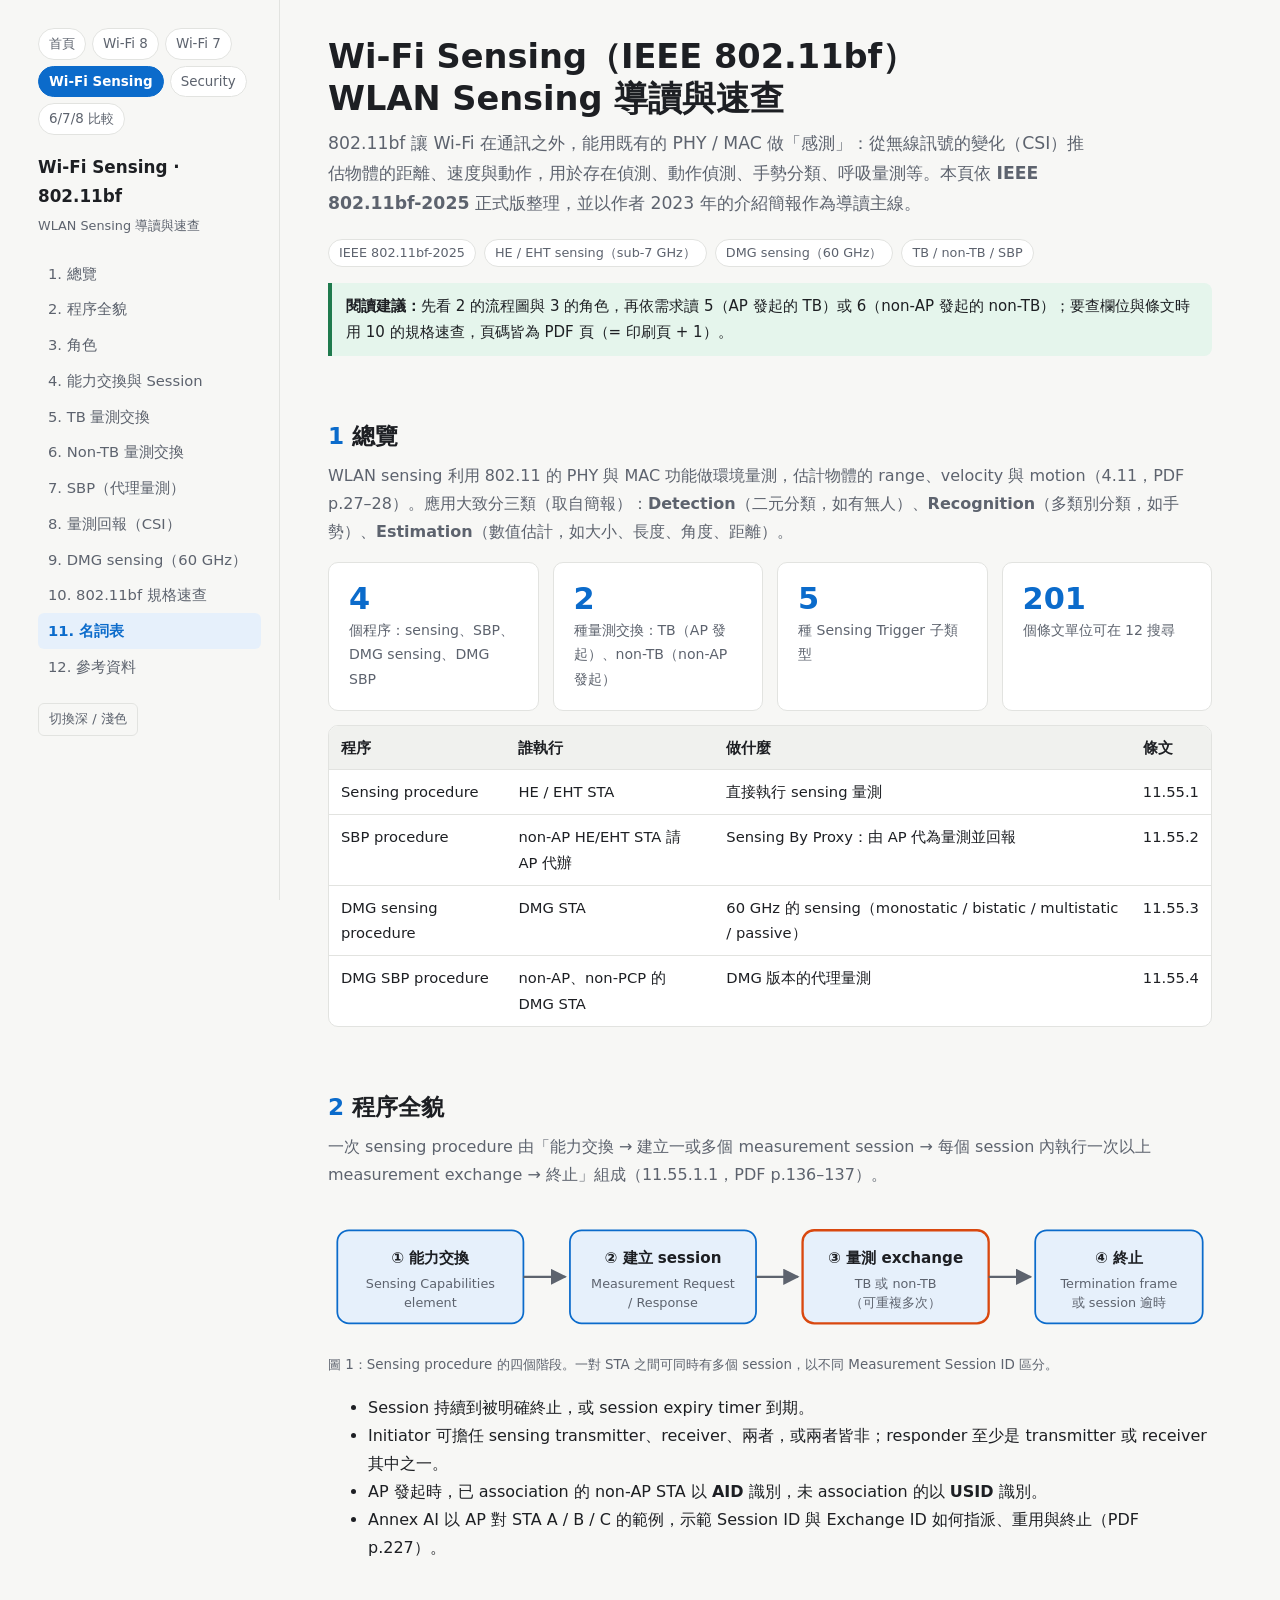
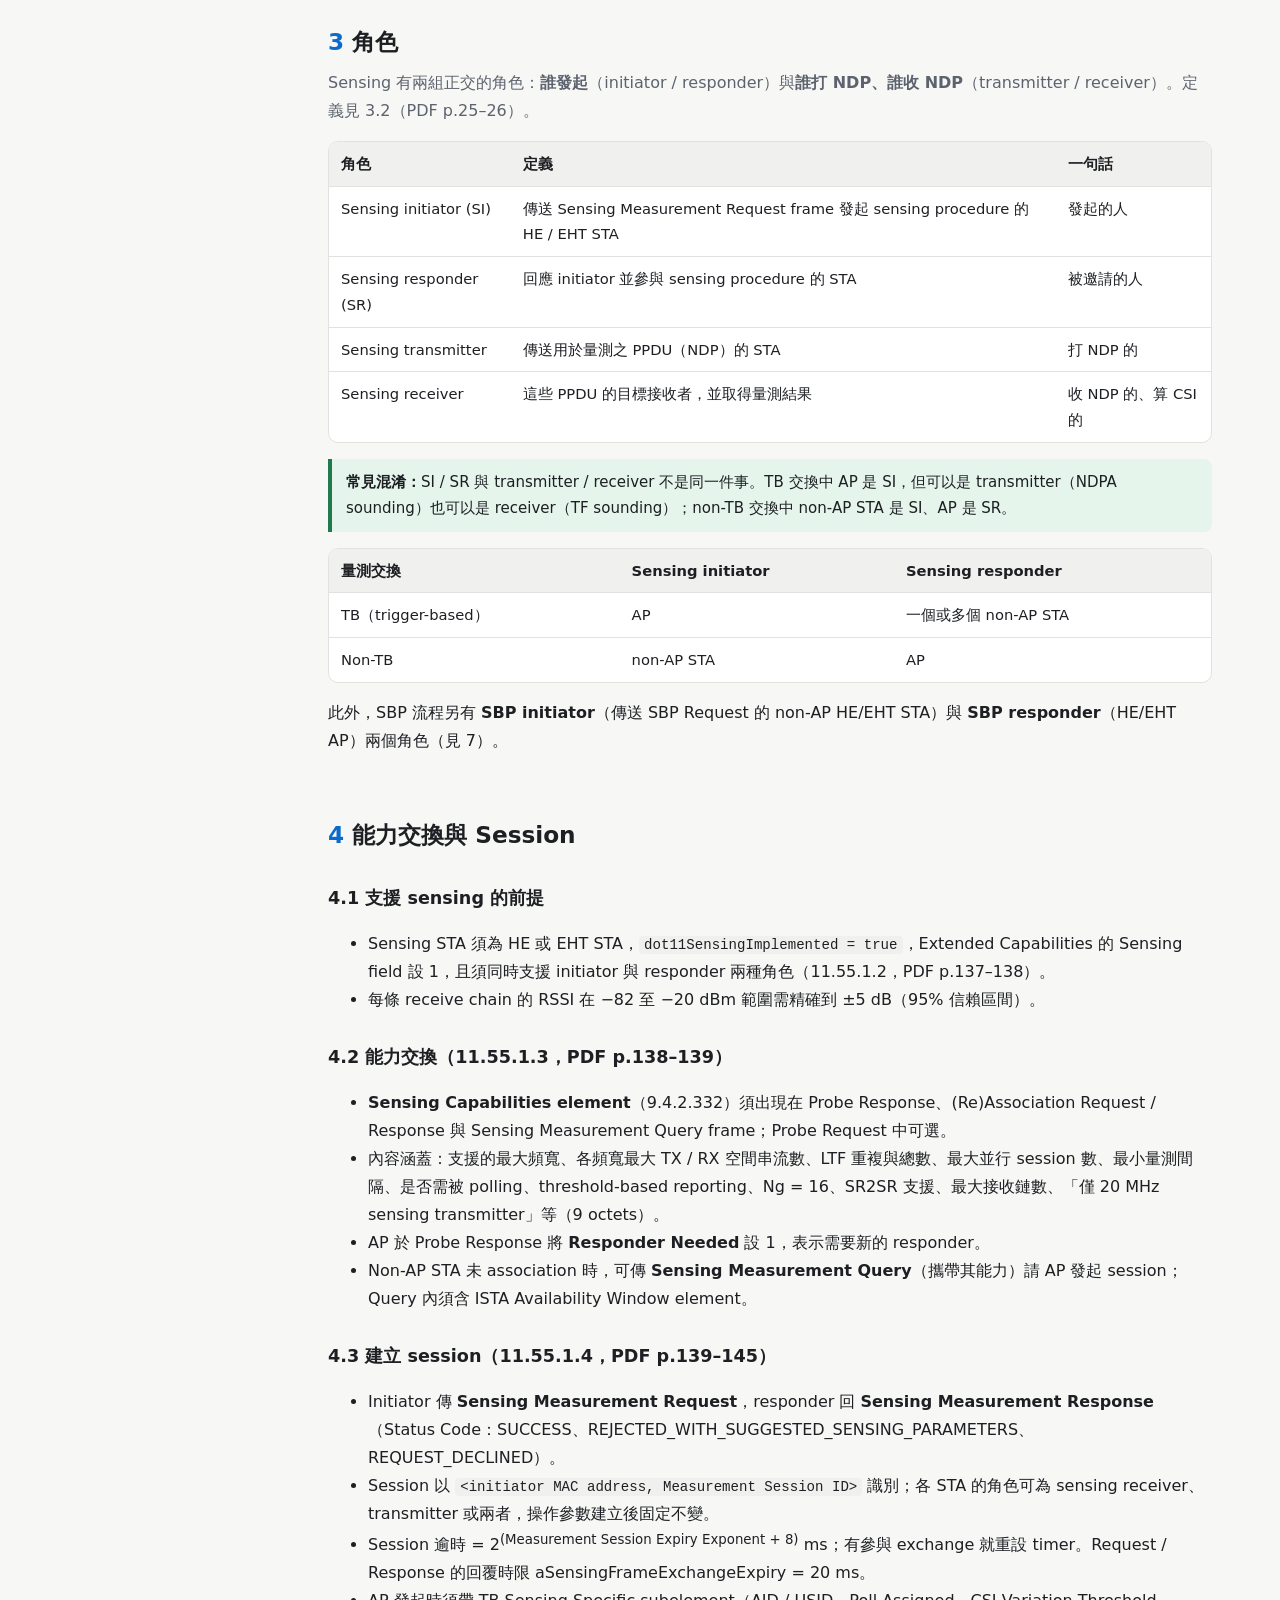
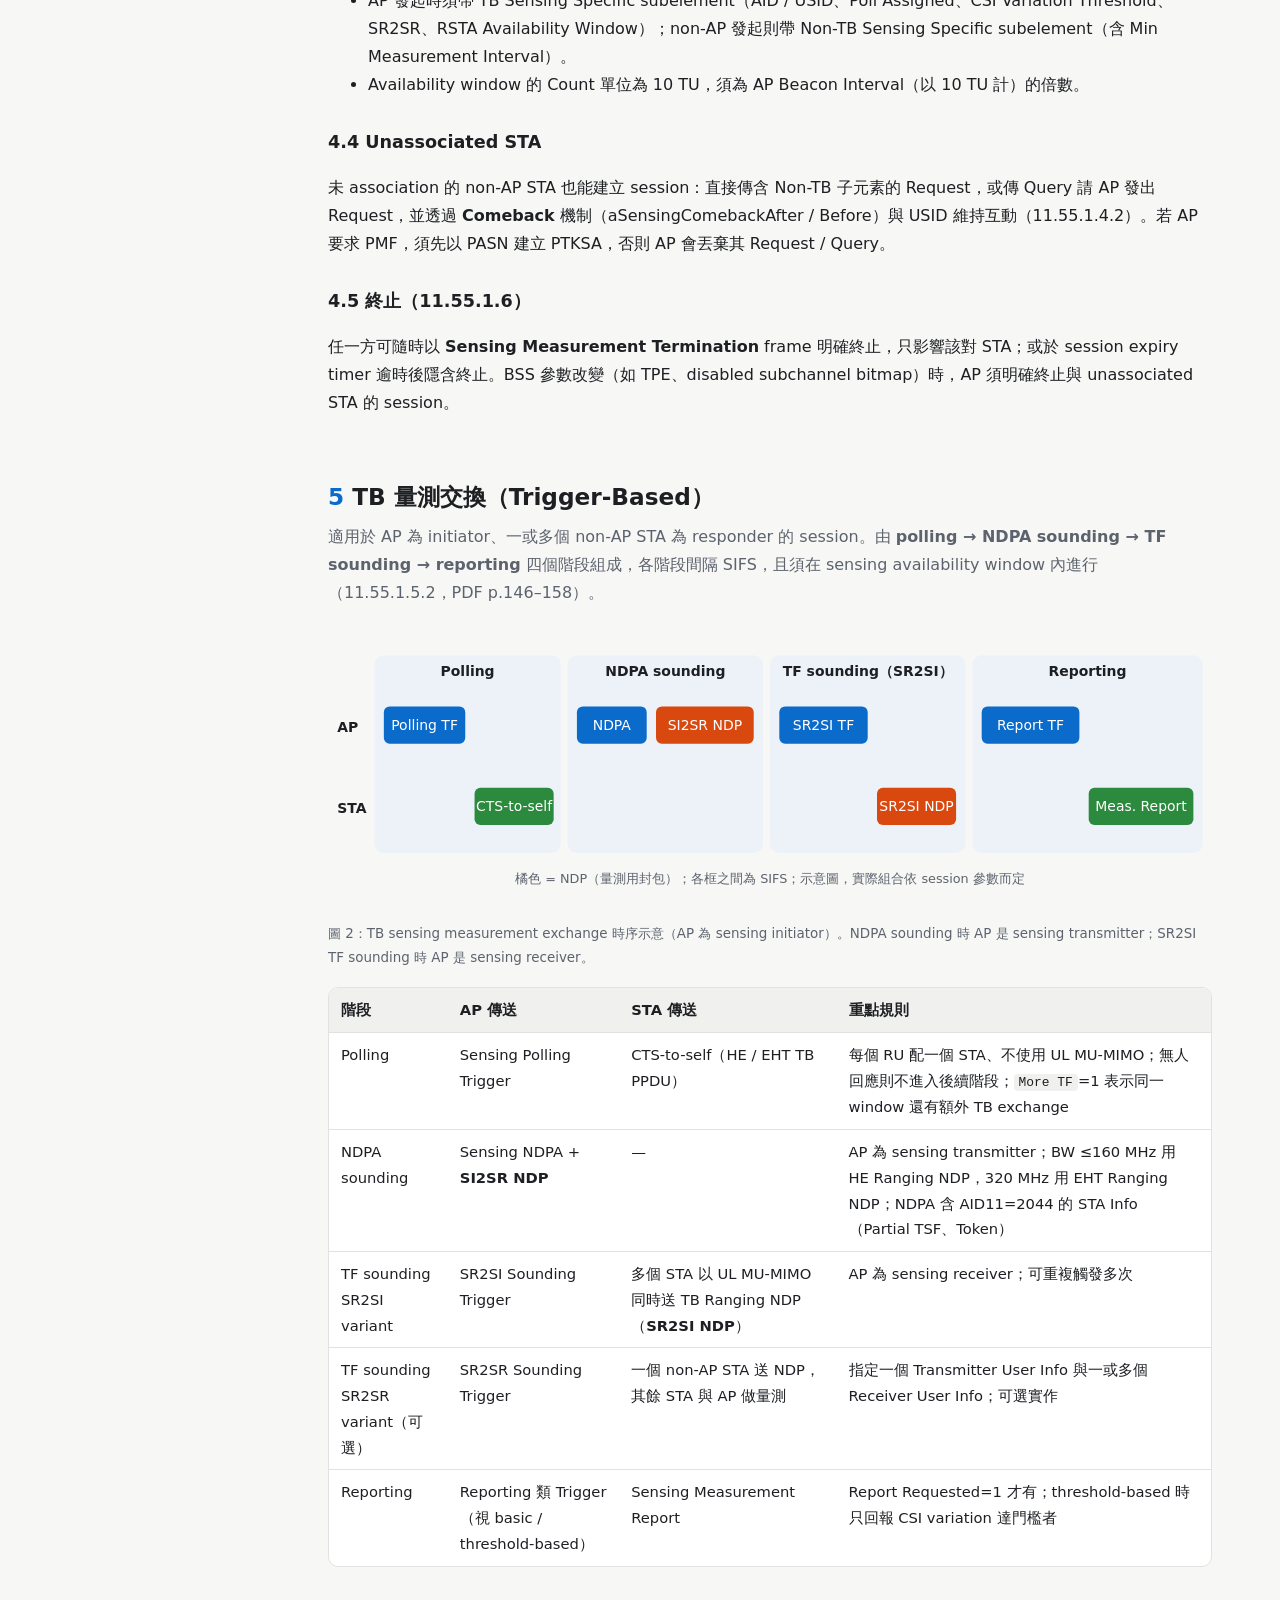
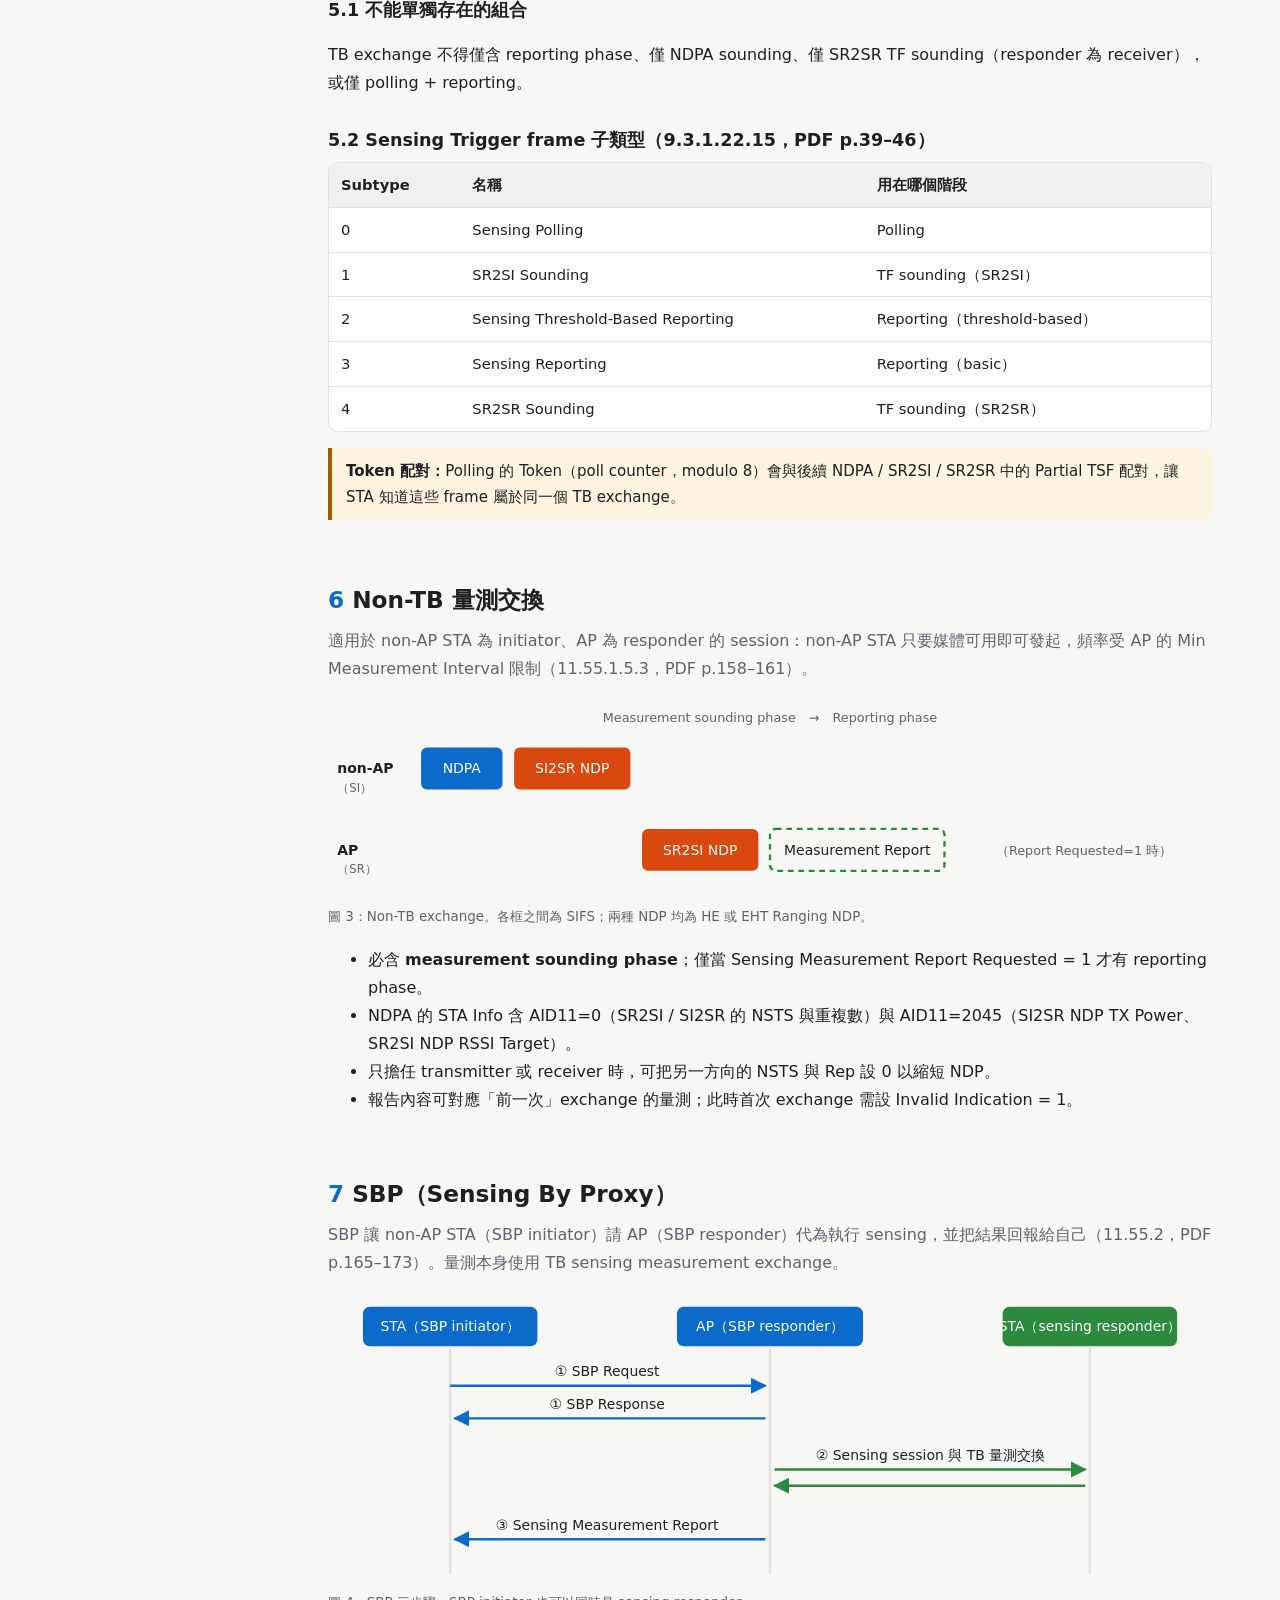
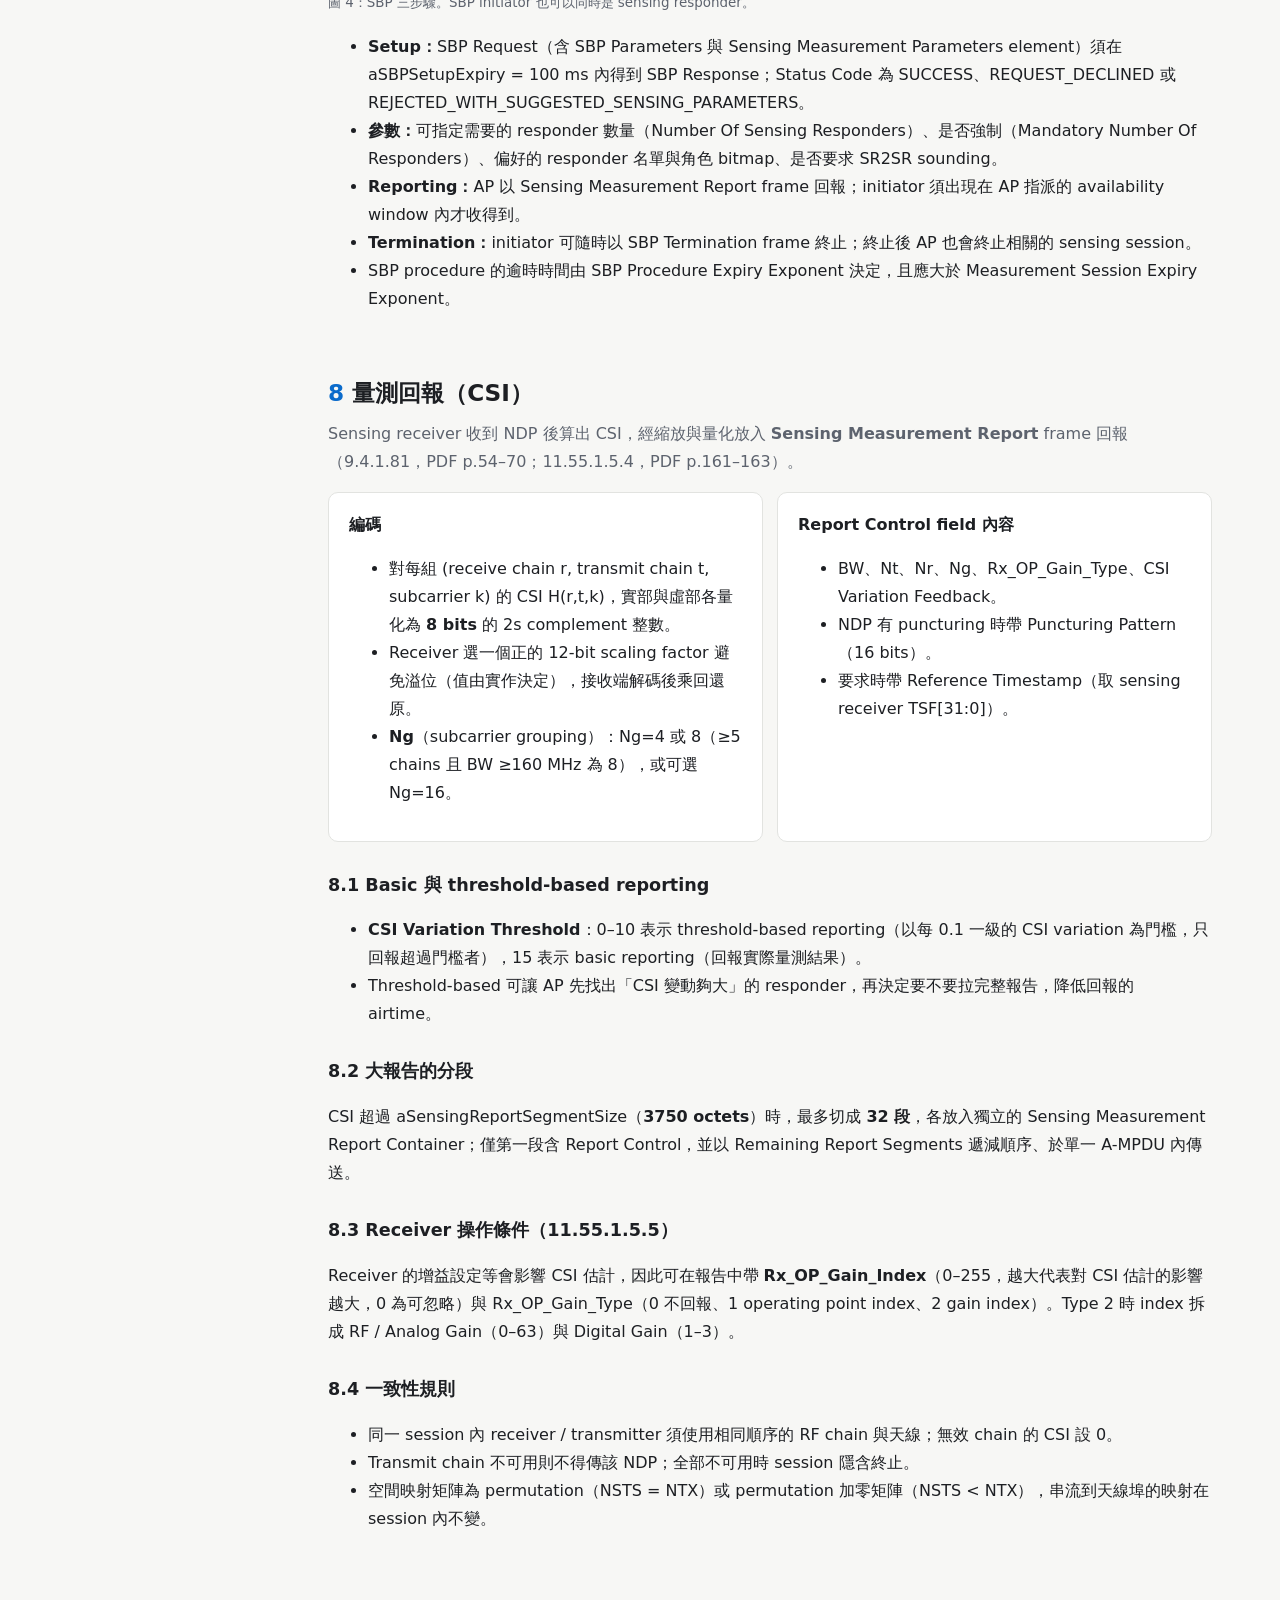
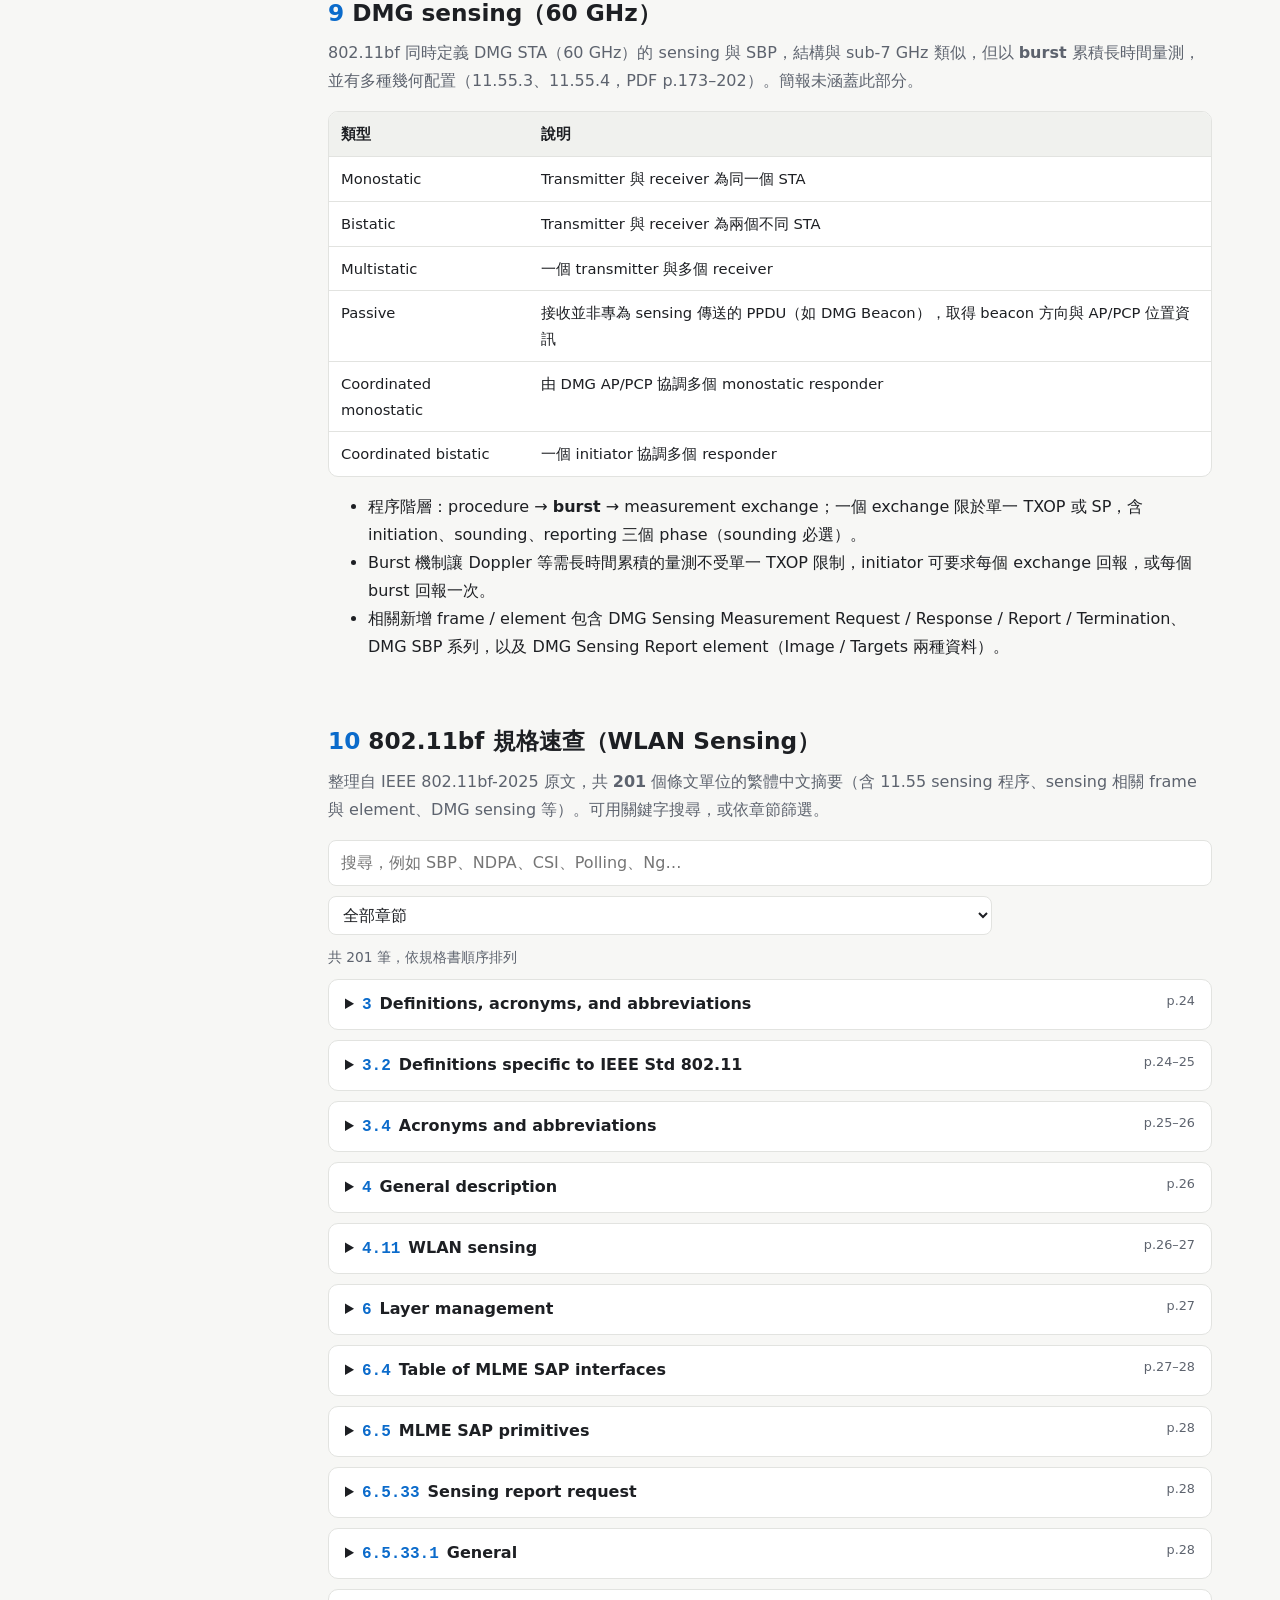
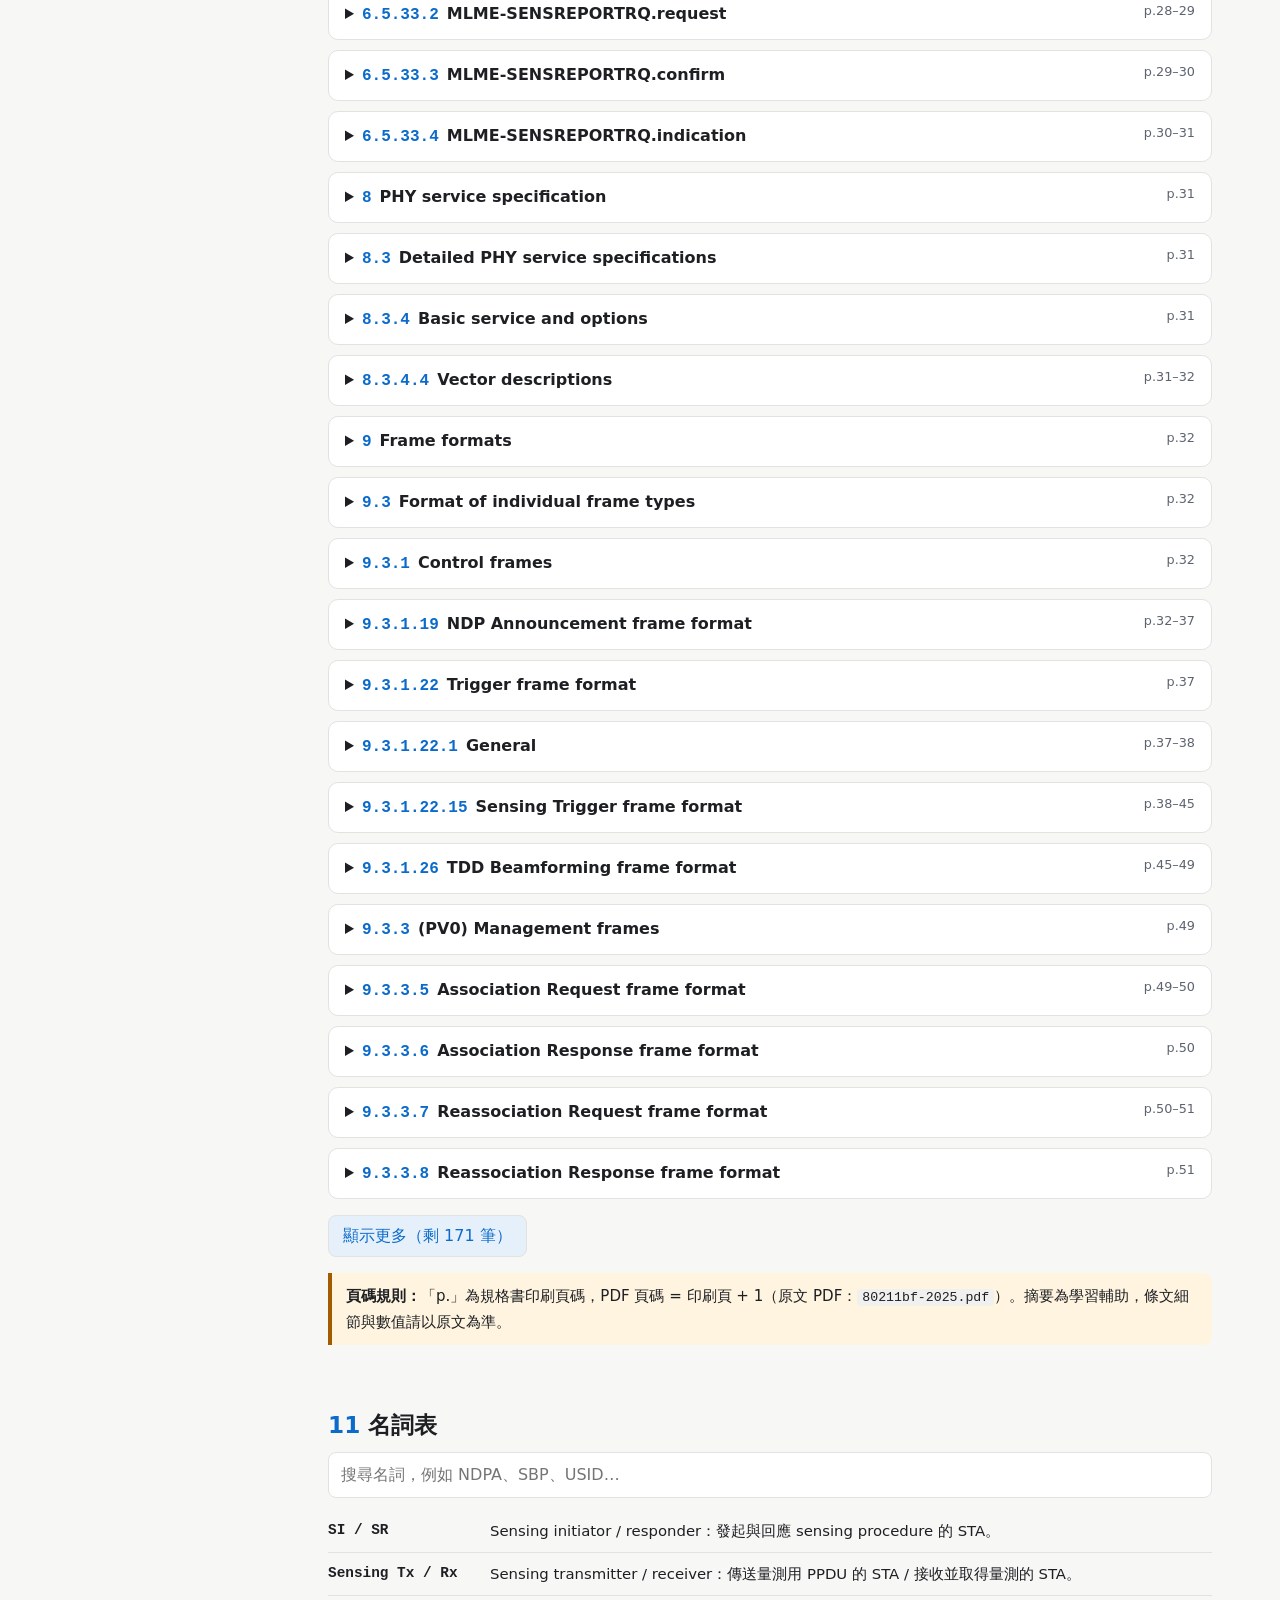
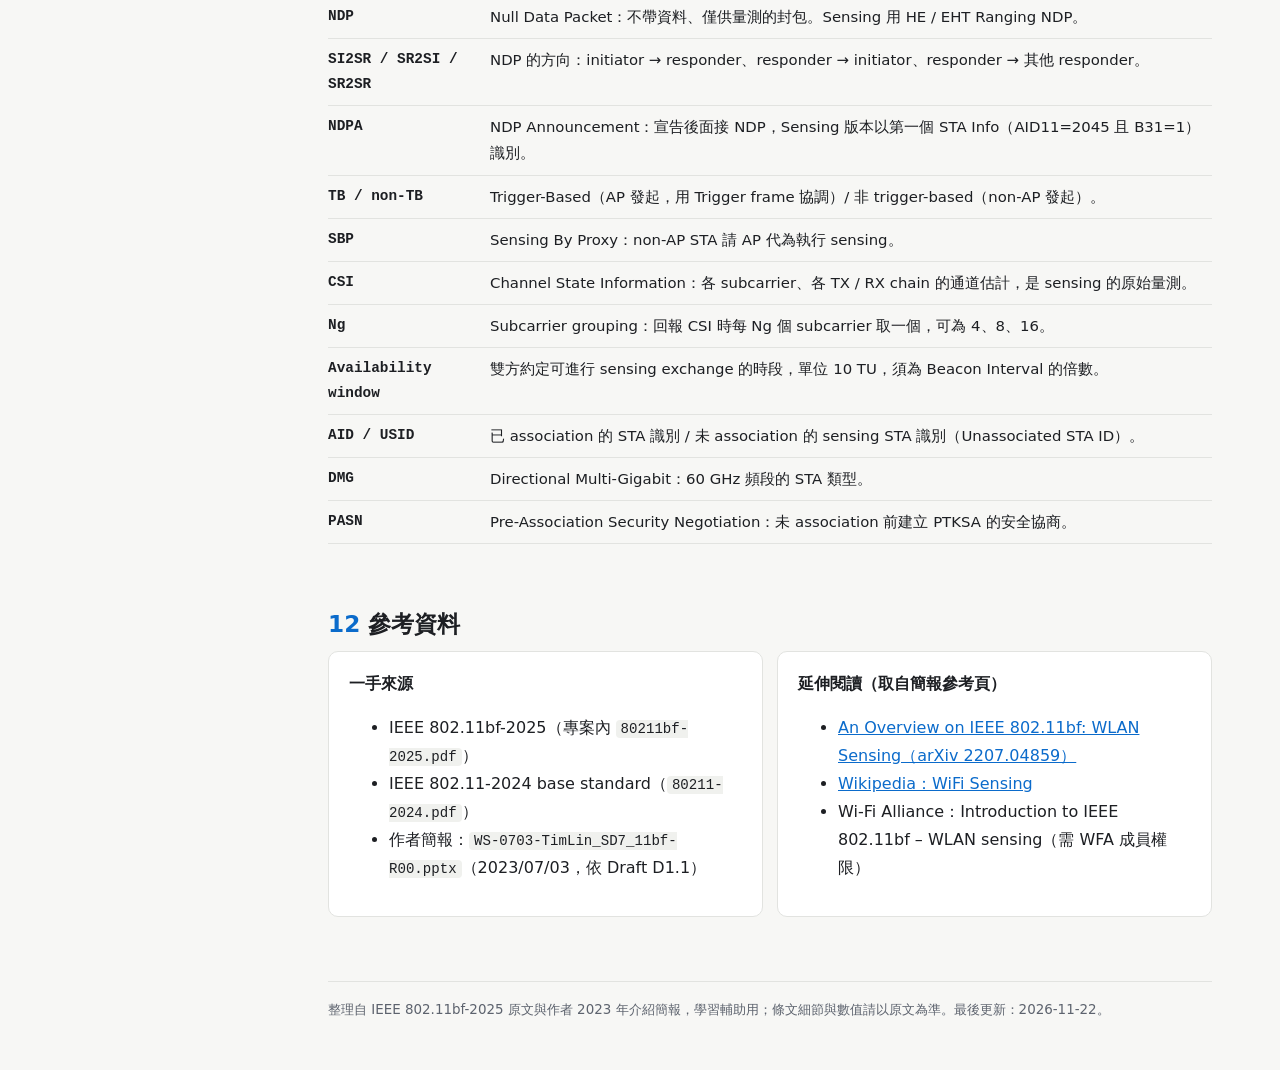
<file: wifi-sensing.html>
<!doctype html>
<html lang="zh-Hant">
<head>
<meta charset="utf-8">
<meta name="viewport" content="width=device-width, initial-scale=1">
<title>Wi-Fi Sensing 導讀</title>
<meta name="description" content="IEEE 802.11bf（WLAN Sensing）導讀：角色、session、TB / non-TB 量測交換、SBP、DMG sensing 與條文速查">
<script>(function(){var t=null;try{t=new URLSearchParams(location.search).get("theme")}catch(e){}if(t!=="dark"&&t!=="light"){try{t=localStorage.getItem("wifi8-theme")}catch(e){}}if(t==="dark"||t==="light")document.documentElement.setAttribute("data-theme",t)})();</script>
<link rel="stylesheet" href="assets/site.css">
</head>
<body>
<div class="layout">
<nav class="toc" id="toc">
  <div class="sitenav"><a href="index.html">首頁</a><a href="wifi8.html">Wi-Fi 8</a><a href="wifi7.html">Wi-Fi 7</a><a href="wifi-sensing.html" class="cur" aria-current="page">Wi-Fi Sensing</a><a href="security.html">Security</a><a href="compare.html">6/7/8 比較</a></div>
  <div class="brand">Wi-Fi Sensing · 802.11bf</div>
  <div class="sub">WLAN Sensing 導讀與速查</div>
  <button class="menu-btn" id="menuBtn" aria-expanded="false">目錄</button>
  <ol>
    <li><a href="#overview">1. 總覽</a></li>
    <li><a href="#flow">2. 程序全貌</a></li>
    <li><a href="#roles">3. 角色</a></li>
    <li><a href="#session">4. 能力交換與 Session</a></li>
    <li><a href="#tb">5. TB 量測交換</a></li>
    <li><a href="#nontb">6. Non-TB 量測交換</a></li>
    <li><a href="#sbp">7. SBP（代理量測）</a></li>
    <li><a href="#report">8. 量測回報（CSI）</a></li>
    <li><a href="#dmg">9. DMG sensing（60 GHz）</a></li>
    <li><a href="#spec-bf">10. 802.11bf 規格速查</a></li>
    <li><a href="#glossary">11. 名詞表</a></li>
    <li><a href="#refs">12. 參考資料</a></li>
  </ol>
  <button class="theme-btn" id="themeBtn">切換深 / 淺色</button>
</nav>

<main>
<header class="hero">
  <h1>Wi-Fi Sensing（IEEE 802.11bf）<br>WLAN Sensing 導讀與速查</h1>
  <p class="lead">802.11bf 讓 Wi-Fi 在通訊之外，能用既有的 PHY / MAC 做「感測」：從無線訊號的變化（CSI）推估物體的距離、速度與動作，用於存在偵測、動作偵測、手勢分類、呼吸量測等。本頁依 <b>IEEE 802.11bf-2025</b> 正式版整理，並以作者 2023 年的介紹簡報作為導讀主線。</p>
  <div class="chips">
    <span class="chip">IEEE 802.11bf-2025</span><span class="chip">HE / EHT sensing（sub-7 GHz）</span>
    <span class="chip">DMG sensing（60 GHz）</span><span class="chip">TB / non-TB / SBP</span>
  </div>
  <div class="tip"><b>閱讀建議：</b>先看 2 的流程圖與 3 的角色，再依需求讀 5（AP 發起的 TB）或 6（non-AP 發起的 non-TB）；要查欄位與條文時用 10 的規格速查，頁碼皆為 PDF 頁（= 印刷頁 + 1）。</div>
</header>

<!-- 1 -->
<section id="overview">
  <h2><span class="num">1</span>總覽</h2>
  <p class="intro">WLAN sensing 利用 802.11 的 PHY 與 MAC 功能做環境量測，估計物體的 range、velocity 與 motion（4.11，PDF p.27–28）。應用大致分三類（取自簡報）：<b>Detection</b>（二元分類，如有無人）、<b>Recognition</b>（多類別分類，如手勢）、<b>Estimation</b>（數值估計，如大小、長度、角度、距離）。</p>
  <div class="grid g4">
    <div class="card kpi"><div class="v">4</div><div class="l">個程序：sensing、SBP、DMG sensing、DMG SBP</div></div>
    <div class="card kpi"><div class="v">2</div><div class="l">種量測交換：TB（AP 發起）、non-TB（non-AP 發起）</div></div>
    <div class="card kpi"><div class="v">5</div><div class="l">種 Sensing Trigger 子類型</div></div>
    <div class="card kpi"><div class="v">201</div><div class="l">個條文單位可在 12 搜尋</div></div>
  </div>
  <div class="tbl-wrap" style="margin-top:14px">
  <table>
    <thead><tr><th>程序</th><th>誰執行</th><th>做什麼</th><th>條文</th></tr></thead>
    <tbody>
      <tr><td>Sensing procedure</td><td>HE / EHT STA</td><td>直接執行 sensing 量測</td><td>11.55.1</td></tr>
      <tr><td>SBP procedure</td><td>non-AP HE/EHT STA 請 AP 代辦</td><td>Sensing By Proxy：由 AP 代為量測並回報</td><td>11.55.2</td></tr>
      <tr><td>DMG sensing procedure</td><td>DMG STA</td><td>60 GHz 的 sensing（monostatic / bistatic / multistatic / passive）</td><td>11.55.3</td></tr>
      <tr><td>DMG SBP procedure</td><td>non-AP、non-PCP 的 DMG STA</td><td>DMG 版本的代理量測</td><td>11.55.4</td></tr>
    </tbody>
  </table>
  </div>
</section>

<!-- 2 -->
<section id="flow">
  <h2><span class="num">2</span>程序全貌</h2>
  <p class="intro">一次 sensing procedure 由「能力交換 → 建立一或多個 measurement session → 每個 session 內執行一次以上 measurement exchange → 終止」組成（11.55.1.1，PDF p.136–137）。</p>
  <figure>
    <svg viewBox="0 0 760 120" role="img" aria-label="Sensing procedure 流程">
      <defs><marker id="fa" viewBox="0 0 10 10" refX="9" refY="5" markerWidth="7" markerHeight="7" orient="auto"><path d="M0 0 L10 5 L0 10z" fill="var(--muted)"/></marker></defs>
      <g font-size="13" text-anchor="middle">
        <rect x="8" y="20" width="160" height="80" rx="10" fill="var(--accent-soft)" stroke="var(--c1)" stroke-width="1.5"/>
        <text x="88" y="48" font-weight="700">① 能力交換</text><text x="88" y="70" class="muted" font-size="11">Sensing Capabilities</text><text x="88" y="86" class="muted" font-size="11">element</text>
        <rect x="208" y="20" width="160" height="80" rx="10" fill="var(--accent-soft)" stroke="var(--c1)" stroke-width="1.5"/>
        <text x="288" y="48" font-weight="700">② 建立 session</text><text x="288" y="70" class="muted" font-size="11">Measurement Request</text><text x="288" y="86" class="muted" font-size="11">/ Response</text>
        <rect x="408" y="20" width="160" height="80" rx="10" fill="var(--accent-soft)" stroke="var(--c2)" stroke-width="2"/>
        <text x="488" y="48" font-weight="700">③ 量測 exchange</text><text x="488" y="70" class="muted" font-size="11">TB 或 non-TB</text><text x="488" y="86" class="muted" font-size="11">（可重複多次）</text>
        <rect x="608" y="20" width="144" height="80" rx="10" fill="var(--accent-soft)" stroke="var(--c1)" stroke-width="1.5"/>
        <text x="680" y="48" font-weight="700">④ 終止</text><text x="680" y="70" class="muted" font-size="11">Termination frame</text><text x="680" y="86" class="muted" font-size="11">或 session 逾時</text>
        <path d="M168 60 H204" stroke="var(--muted)" stroke-width="2" marker-end="url(#fa)"/>
        <path d="M368 60 H404" stroke="var(--muted)" stroke-width="2" marker-end="url(#fa)"/>
        <path d="M568 60 H604" stroke="var(--muted)" stroke-width="2" marker-end="url(#fa)"/>
      </g>
    </svg>
    <figcaption>圖 1：Sensing procedure 的四個階段。一對 STA 之間可同時有多個 session，以不同 Measurement Session ID 區分。</figcaption>
  </figure>
  <ul>
    <li>Session 持續到被明確終止，或 session expiry timer 到期。</li>
    <li>Initiator 可擔任 sensing transmitter、receiver、兩者，或兩者皆非；responder 至少是 transmitter 或 receiver 其中之一。</li>
    <li>AP 發起時，已 association 的 non-AP STA 以 <b>AID</b> 識別，未 association 的以 <b>USID</b> 識別。</li>
    <li>Annex AI 以 AP 對 STA A / B / C 的範例，示範 Session ID 與 Exchange ID 如何指派、重用與終止（PDF p.227）。</li>
  </ul>
</section>

<!-- 3 -->
<section id="roles">
  <h2><span class="num">3</span>角色</h2>
  <p class="intro">Sensing 有兩組正交的角色：<b>誰發起</b>（initiator / responder）與<b>誰打 NDP、誰收 NDP</b>（transmitter / receiver）。定義見 3.2（PDF p.25–26）。</p>
  <div class="tbl-wrap">
  <table>
    <thead><tr><th>角色</th><th>定義</th><th>一句話</th></tr></thead>
    <tbody>
      <tr><td>Sensing initiator (SI)</td><td>傳送 Sensing Measurement Request frame 發起 sensing procedure 的 HE / EHT STA</td><td>發起的人</td></tr>
      <tr><td>Sensing responder (SR)</td><td>回應 initiator 並參與 sensing procedure 的 STA</td><td>被邀請的人</td></tr>
      <tr><td>Sensing transmitter</td><td>傳送用於量測之 PPDU（NDP）的 STA</td><td>打 NDP 的</td></tr>
      <tr><td>Sensing receiver</td><td>這些 PPDU 的目標接收者，並取得量測結果</td><td>收 NDP 的、算 CSI 的</td></tr>
    </tbody>
  </table>
  </div>
  <div class="tip"><b>常見混淆：</b>SI / SR 與 transmitter / receiver 不是同一件事。TB 交換中 AP 是 SI，但可以是 transmitter（NDPA sounding）也可以是 receiver（TF sounding）；non-TB 交換中 non-AP STA 是 SI、AP 是 SR。</div>
  <div class="tbl-wrap" style="margin-top:12px">
  <table>
    <thead><tr><th>量測交換</th><th>Sensing initiator</th><th>Sensing responder</th></tr></thead>
    <tbody>
      <tr><td>TB（trigger-based）</td><td>AP</td><td>一個或多個 non-AP STA</td></tr>
      <tr><td>Non-TB</td><td>non-AP STA</td><td>AP</td></tr>
    </tbody>
  </table>
  </div>
  <p>此外，SBP 流程另有 <b>SBP initiator</b>（傳送 SBP Request 的 non-AP HE/EHT STA）與 <b>SBP responder</b>（HE/EHT AP）兩個角色（見 7）。</p>
</section>

<!-- 4 -->
<section id="session">
  <h2><span class="num">4</span>能力交換與 Session</h2>
  <h3>4.1 支援 sensing 的前提</h3>
  <ul>
    <li>Sensing STA 須為 HE 或 EHT STA，<code>dot11SensingImplemented = true</code>，Extended Capabilities 的 Sensing field 設 1，且須同時支援 initiator 與 responder 兩種角色（11.55.1.2，PDF p.137–138）。</li>
    <li>每條 receive chain 的 RSSI 在 −82 至 −20 dBm 範圍需精確到 ±5 dB（95% 信賴區間）。</li>
  </ul>
  <h3>4.2 能力交換（11.55.1.3，PDF p.138–139）</h3>
  <ul>
    <li><b>Sensing Capabilities element</b>（9.4.2.332）須出現在 Probe Response、(Re)Association Request / Response 與 Sensing Measurement Query frame；Probe Request 中可選。</li>
    <li>內容涵蓋：支援的最大頻寬、各頻寬最大 TX / RX 空間串流數、LTF 重複與總數、最大並行 session 數、最小量測間隔、是否需被 polling、threshold-based reporting、Ng = 16、SR2SR 支援、最大接收鏈數、「僅 20 MHz sensing transmitter」等（9 octets）。</li>
    <li>AP 於 Probe Response 將 <b>Responder Needed</b> 設 1，表示需要新的 responder。</li>
    <li>Non-AP STA 未 association 時，可傳 <b>Sensing Measurement Query</b>（攜帶其能力）請 AP 發起 session；Query 內須含 ISTA Availability Window element。</li>
  </ul>
  <h3>4.3 建立 session（11.55.1.4，PDF p.139–145）</h3>
  <ul>
    <li>Initiator 傳 <b>Sensing Measurement Request</b>，responder 回 <b>Sensing Measurement Response</b>（Status Code：SUCCESS、REJECTED_WITH_SUGGESTED_SENSING_PARAMETERS、REQUEST_DECLINED）。</li>
    <li>Session 以 <code>&lt;initiator MAC address, Measurement Session ID&gt;</code> 識別；各 STA 的角色可為 sensing receiver、transmitter 或兩者，操作參數建立後固定不變。</li>
    <li>Session 逾時 = 2<sup>(Measurement Session Expiry Exponent + 8)</sup> ms；有參與 exchange 就重設 timer。Request / Response 的回覆時限 aSensingFrameExchangeExpiry = 20 ms。</li>
    <li>AP 發起時須帶 TB Sensing Specific subelement（AID / USID、Poll Assigned、CSI Variation Threshold、SR2SR、RSTA Availability Window）；non-AP 發起則帶 Non-TB Sensing Specific subelement（含 Min Measurement Interval）。</li>
    <li>Availability window 的 Count 單位為 10 TU，須為 AP Beacon Interval（以 10 TU 計）的倍數。</li>
  </ul>
  <h3>4.4 Unassociated STA</h3>
  <p>未 association 的 non-AP STA 也能建立 session：直接傳含 Non-TB 子元素的 Request，或傳 Query 請 AP 發出 Request，並透過 <b>Comeback</b> 機制（aSensingComebackAfter / Before）與 USID 維持互動（11.55.1.4.2）。若 AP 要求 PMF，須先以 PASN 建立 PTKSA，否則 AP 會丟棄其 Request / Query。</p>
  <h3>4.5 終止（11.55.1.6）</h3>
  <p>任一方可隨時以 <b>Sensing Measurement Termination</b> frame 明確終止，只影響該對 STA；或於 session expiry timer 逾時後隱含終止。BSS 參數改變（如 TPE、disabled subchannel bitmap）時，AP 須明確終止與 unassociated STA 的 session。</p>
</section>

<!-- 5 -->
<section id="tb">
  <h2><span class="num">5</span>TB 量測交換（Trigger-Based）</h2>
  <p class="intro">適用於 AP 為 initiator、一或多個 non-AP STA 為 responder 的 session。由 <b>polling → NDPA sounding → TF sounding → reporting</b> 四個階段組成，各階段間隔 SIFS，且須在 sensing availability window 內進行（11.55.1.5.2，PDF p.146–158）。</p>
  <figure>
    <svg viewBox="0 0 760 250" role="img" aria-label="TB sensing measurement exchange 時序示意">
      <g font-size="12" text-anchor="middle">
        <text x="8" y="92" font-size="12" font-weight="700" text-anchor="start">AP</text>
        <text x="8" y="162" font-size="12" font-weight="700" text-anchor="start">STA</text>
        <!-- phase bands -->
        <rect x="40" y="26" width="160" height="170" rx="8" fill="var(--accent-soft)" opacity=".65"/>
        <rect x="206" y="26" width="168" height="170" rx="8" fill="var(--accent-soft)" opacity=".65"/>
        <rect x="380" y="26" width="168" height="170" rx="8" fill="var(--accent-soft)" opacity=".65"/>
        <rect x="554" y="26" width="198" height="170" rx="8" fill="var(--accent-soft)" opacity=".65"/>
        <text x="120" y="44" font-weight="700">Polling</text>
        <text x="290" y="44" font-weight="700">NDPA sounding</text>
        <text x="464" y="44" font-weight="700">TF sounding（SR2SI）</text>
        <text x="653" y="44" font-weight="700">Reporting</text>
        <!-- AP row -->
        <rect x="48" y="70" width="70" height="32" rx="5" fill="var(--c1)"/><text x="83" y="90" style="fill:#fff">Polling TF</text>
        <rect x="214" y="70" width="60" height="32" rx="5" fill="var(--c1)"/><text x="244" y="90" style="fill:#fff">NDPA</text>
        <rect x="282" y="70" width="84" height="32" rx="5" fill="var(--c2)"/><text x="324" y="90" style="fill:#fff">SI2SR NDP</text>
        <rect x="388" y="70" width="76" height="32" rx="5" fill="var(--c1)"/><text x="426" y="90" style="fill:#fff">SR2SI TF</text>
        <rect x="562" y="70" width="84" height="32" rx="5" fill="var(--c1)"/><text x="604" y="90" style="fill:#fff">Report TF</text>
        <!-- STA row -->
        <rect x="126" y="140" width="68" height="32" rx="5" fill="var(--c3)"/><text x="160" y="160" style="fill:#fff">CTS-to-self</text>
        <rect x="472" y="140" width="68" height="32" rx="5" fill="var(--c2)"/><text x="506" y="160" style="fill:#fff">SR2SI NDP</text>
        <rect x="654" y="140" width="90" height="32" rx="5" fill="var(--c3)"/><text x="699" y="160" style="fill:#fff">Meas. Report</text>
        <text x="380" y="222" class="muted" font-size="11">橘色 = NDP（量測用封包）；各框之間為 SIFS；示意圖，實際組合依 session 參數而定</text>
      </g>
    </svg>
    <figcaption>圖 2：TB sensing measurement exchange 時序示意（AP 為 sensing initiator）。NDPA sounding 時 AP 是 sensing transmitter；SR2SI TF sounding 時 AP 是 sensing receiver。</figcaption>
  </figure>
  <div class="tbl-wrap">
  <table>
    <thead><tr><th>階段</th><th>AP 傳送</th><th>STA 傳送</th><th>重點規則</th></tr></thead>
    <tbody>
      <tr><td>Polling</td><td>Sensing Polling Trigger</td><td>CTS-to-self（HE / EHT TB PPDU）</td><td>每個 RU 配一個 STA、不使用 UL MU-MIMO；無人回應則不進入後續階段；<code>More TF</code>=1 表示同一 window 還有額外 TB exchange</td></tr>
      <tr><td>NDPA sounding</td><td>Sensing NDPA + <b>SI2SR NDP</b></td><td>—</td><td>AP 為 sensing transmitter；BW ≤160 MHz 用 HE Ranging NDP，320 MHz 用 EHT Ranging NDP；NDPA 含 AID11=2044 的 STA Info（Partial TSF、Token）</td></tr>
      <tr><td>TF sounding<br>SR2SI variant</td><td>SR2SI Sounding Trigger</td><td>多個 STA 以 UL MU-MIMO 同時送 TB Ranging NDP（<b>SR2SI NDP</b>）</td><td>AP 為 sensing receiver；可重複觸發多次</td></tr>
      <tr><td>TF sounding<br>SR2SR variant（可選）</td><td>SR2SR Sounding Trigger</td><td>一個 non-AP STA 送 NDP，其餘 STA 與 AP 做量測</td><td>指定一個 Transmitter User Info 與一或多個 Receiver User Info；可選實作</td></tr>
      <tr><td>Reporting</td><td>Reporting 類 Trigger（視 basic / threshold-based）</td><td>Sensing Measurement Report</td><td>Report Requested=1 才有；threshold-based 時只回報 CSI variation 達門檻者</td></tr>
    </tbody>
  </table>
  </div>
  <h3>5.1 不能單獨存在的組合</h3>
  <p>TB exchange 不得僅含 reporting phase、僅 NDPA sounding、僅 SR2SR TF sounding（responder 為 receiver），或僅 polling + reporting。</p>
  <h3>5.2 Sensing Trigger frame 子類型（9.3.1.22.15，PDF p.39–46）</h3>
  <div class="tbl-wrap">
  <table>
    <thead><tr><th>Subtype</th><th>名稱</th><th>用在哪個階段</th></tr></thead>
    <tbody>
      <tr><td>0</td><td>Sensing Polling</td><td>Polling</td></tr>
      <tr><td>1</td><td>SR2SI Sounding</td><td>TF sounding（SR2SI）</td></tr>
      <tr><td>2</td><td>Sensing Threshold-Based Reporting</td><td>Reporting（threshold-based）</td></tr>
      <tr><td>3</td><td>Sensing Reporting</td><td>Reporting（basic）</td></tr>
      <tr><td>4</td><td>SR2SR Sounding</td><td>TF sounding（SR2SR）</td></tr>
    </tbody>
  </table>
  </div>
  <div class="note"><b>Token 配對：</b>Polling 的 Token（poll counter，modulo 8）會與後續 NDPA / SR2SI / SR2SR 中的 Partial TSF 配對，讓 STA 知道這些 frame 屬於同一個 TB exchange。</div>
</section>

<!-- 6 -->
<section id="nontb">
  <h2><span class="num">6</span>Non-TB 量測交換</h2>
  <p class="intro">適用於 non-AP STA 為 initiator、AP 為 responder 的 session：non-AP STA 只要媒體可用即可發起，頻率受 AP 的 Min Measurement Interval 限制（11.55.1.5.3，PDF p.158–161）。</p>
  <figure>
    <svg viewBox="0 0 760 170" role="img" aria-label="Non-TB sensing measurement exchange 時序示意">
      <g font-size="12" text-anchor="middle">
        <text x="8" y="62" font-weight="700" text-anchor="start">non-AP</text><text x="8" y="78" class="muted" font-size="10" text-anchor="start">（SI）</text>
        <text x="8" y="132" font-weight="700" text-anchor="start">AP</text><text x="8" y="148" class="muted" font-size="10" text-anchor="start">（SR）</text>
        <rect x="80" y="40" width="70" height="36" rx="5" fill="var(--c1)"/><text x="115" y="62" style="fill:#fff">NDPA</text>
        <rect x="160" y="40" width="100" height="36" rx="5" fill="var(--c2)"/><text x="210" y="62" style="fill:#fff">SI2SR NDP</text>
        <rect x="270" y="110" width="100" height="36" rx="5" fill="var(--c2)"/><text x="320" y="132" style="fill:#fff">SR2SI NDP</text>
        <rect x="380" y="110" width="150" height="36" rx="5" fill="none" stroke="var(--c3)" stroke-width="2" stroke-dasharray="5 4"/><text x="455" y="132">Measurement Report</text>
        <text x="650" y="132" class="muted" font-size="11">（Report Requested=1 時）</text>
        <text x="380" y="18" class="muted" font-size="11">Measurement sounding phase　→　Reporting phase</text>
      </g>
    </svg>
    <figcaption>圖 3：Non-TB exchange。各框之間為 SIFS；兩種 NDP 均為 HE 或 EHT Ranging NDP。</figcaption>
  </figure>
  <ul>
    <li>必含 <b>measurement sounding phase</b>；僅當 Sensing Measurement Report Requested = 1 才有 reporting phase。</li>
    <li>NDPA 的 STA Info 含 AID11=0（SR2SI / SI2SR 的 NSTS 與重複數）與 AID11=2045（SI2SR NDP TX Power、SR2SI NDP RSSI Target）。</li>
    <li>只擔任 transmitter 或 receiver 時，可把另一方向的 NSTS 與 Rep 設 0 以縮短 NDP。</li>
    <li>報告內容可對應「前一次」exchange 的量測；此時首次 exchange 需設 Invalid Indication = 1。</li>
  </ul>
</section>

<!-- 7 -->
<section id="sbp">
  <h2><span class="num">7</span>SBP（Sensing By Proxy）</h2>
  <p class="intro">SBP 讓 non-AP STA（SBP initiator）請 AP（SBP responder）代為執行 sensing，並把結果回報給自己（11.55.2，PDF p.165–173）。量測本身使用 TB sensing measurement exchange。</p>
  <figure>
    <svg viewBox="0 0 760 250" role="img" aria-label="SBP 流程示意">
      <defs><marker id="sa" viewBox="0 0 10 10" refX="9" refY="5" markerWidth="7" markerHeight="7" orient="auto"><path d="M0 0 L10 5 L0 10z" fill="var(--c1)"/></marker>
      <marker id="sb" viewBox="0 0 10 10" refX="9" refY="5" markerWidth="7" markerHeight="7" orient="auto"><path d="M0 0 L10 5 L0 10z" fill="var(--c3)"/></marker></defs>
      <g font-size="12" text-anchor="middle">
        <rect x="30" y="10" width="150" height="34" rx="6" fill="var(--c1)"/><text x="105" y="31" style="fill:#fff">STA（SBP initiator）</text>
        <rect x="300" y="10" width="160" height="34" rx="6" fill="var(--c1)"/><text x="380" y="31" style="fill:#fff">AP（SBP responder）</text>
        <rect x="580" y="10" width="150" height="34" rx="6" fill="var(--c3)"/><text x="655" y="31" style="fill:#fff">STA（sensing responder）</text>
        <path d="M105 44 V240 M380 44 V240 M655 44 V240" stroke="var(--line)" stroke-width="2"/>
        <path d="M105 78 H376" stroke="var(--c1)" stroke-width="2" marker-end="url(#sa)"/><text x="240" y="70">① SBP Request</text>
        <path d="M376 106 H109" stroke="var(--c1)" stroke-width="2" marker-end="url(#sa)"/><text x="240" y="98">① SBP Response</text>
        <path d="M384 150 H651" stroke="var(--c3)" stroke-width="2" marker-end="url(#sb)"/><path d="M651 164 H384" stroke="var(--c3)" stroke-width="2" marker-end="url(#sb)"/>
        <text x="518" y="142">② Sensing session 與 TB 量測交換</text>
        <path d="M376 210 H109" stroke="var(--c1)" stroke-width="2" marker-end="url(#sa)"/><text x="240" y="202">③ Sensing Measurement Report</text>
      </g>
    </svg>
    <figcaption>圖 4：SBP 三步驟。SBP initiator 也可以同時是 sensing responder。</figcaption>
  </figure>
  <ul>
    <li><b>Setup：</b>SBP Request（含 SBP Parameters 與 Sensing Measurement Parameters element）須在 aSBPSetupExpiry = 100 ms 內得到 SBP Response；Status Code 為 SUCCESS、REQUEST_DECLINED 或 REJECTED_WITH_SUGGESTED_SENSING_PARAMETERS。</li>
    <li><b>參數：</b>可指定需要的 responder 數量（Number Of Sensing Responders）、是否強制（Mandatory Number Of Responders）、偏好的 responder 名單與角色 bitmap、是否要求 SR2SR sounding。</li>
    <li><b>Reporting：</b>AP 以 Sensing Measurement Report frame 回報；initiator 須出現在 AP 指派的 availability window 內才收得到。</li>
    <li><b>Termination：</b>initiator 可隨時以 SBP Termination frame 終止；終止後 AP 也會終止相關的 sensing session。</li>
    <li>SBP procedure 的逾時時間由 SBP Procedure Expiry Exponent 決定，且應大於 Measurement Session Expiry Exponent。</li>
  </ul>
</section>

<!-- 8 -->
<section id="report">
  <h2><span class="num">8</span>量測回報（CSI）</h2>
  <p class="intro">Sensing receiver 收到 NDP 後算出 CSI，經縮放與量化放入 <b>Sensing Measurement Report</b> frame 回報（9.4.1.81，PDF p.54–70；11.55.1.5.4，PDF p.161–163）。</p>
  <div class="grid g2">
    <div class="card"><b>編碼</b>
      <ul>
        <li>對每組 (receive chain r, transmit chain t, subcarrier k) 的 CSI H(r,t,k)，實部與虛部各量化為 <b>8 bits</b> 的 2s complement 整數。</li>
        <li>Receiver 選一個正的 12-bit scaling factor 避免溢位（值由實作決定），接收端解碼後乘回還原。</li>
        <li><b>Ng</b>（subcarrier grouping）：Ng=4 或 8（≥5 chains 且 BW ≥160 MHz 為 8），或可選 Ng=16。</li>
      </ul></div>
    <div class="card"><b>Report Control field 內容</b>
      <ul>
        <li>BW、Nt、Nr、Ng、Rx_OP_Gain_Type、CSI Variation Feedback。</li>
        <li>NDP 有 puncturing 時帶 Puncturing Pattern（16 bits）。</li>
        <li>要求時帶 Reference Timestamp（取 sensing receiver TSF[31:0]）。</li>
      </ul></div>
  </div>
  <h3>8.1 Basic 與 threshold-based reporting</h3>
  <ul>
    <li><b>CSI Variation Threshold</b>：0–10 表示 threshold-based reporting（以每 0.1 一級的 CSI variation 為門檻，只回報超過門檻者），15 表示 basic reporting（回報實際量測結果）。</li>
    <li>Threshold-based 可讓 AP 先找出「CSI 變動夠大」的 responder，再決定要不要拉完整報告，降低回報的 airtime。</li>
  </ul>
  <h3>8.2 大報告的分段</h3>
  <p>CSI 超過 aSensingReportSegmentSize（<b>3750 octets</b>）時，最多切成 <b>32 段</b>，各放入獨立的 Sensing Measurement Report Container；僅第一段含 Report Control，並以 Remaining Report Segments 遞減順序、於單一 A-MPDU 內傳送。</p>
  <h3>8.3 Receiver 操作條件（11.55.1.5.5）</h3>
  <p>Receiver 的增益設定等會影響 CSI 估計，因此可在報告中帶 <b>Rx_OP_Gain_Index</b>（0–255，越大代表對 CSI 估計的影響越大，0 為可忽略）與 Rx_OP_Gain_Type（0 不回報、1 operating point index、2 gain index）。Type 2 時 index 拆成 RF / Analog Gain（0–63）與 Digital Gain（1–3）。</p>
  <h3>8.4 一致性規則</h3>
  <ul>
    <li>同一 session 內 receiver / transmitter 須使用相同順序的 RF chain 與天線；無效 chain 的 CSI 設 0。</li>
    <li>Transmit chain 不可用則不得傳該 NDP；全部不可用時 session 隱含終止。</li>
    <li>空間映射矩陣為 permutation（NSTS = NTX）或 permutation 加零矩陣（NSTS &lt; NTX），串流到天線埠的映射在 session 內不變。</li>
  </ul>
</section>

<!-- 9 -->
<section id="dmg">
  <h2><span class="num">9</span>DMG sensing（60 GHz）</h2>
  <p class="intro">802.11bf 同時定義 DMG STA（60 GHz）的 sensing 與 SBP，結構與 sub-7 GHz 類似，但以 <b>burst</b> 累積長時間量測，並有多種幾何配置（11.55.3、11.55.4，PDF p.173–202）。簡報未涵蓋此部分。</p>
  <div class="tbl-wrap">
  <table>
    <thead><tr><th>類型</th><th>說明</th></tr></thead>
    <tbody>
      <tr><td>Monostatic</td><td>Transmitter 與 receiver 為同一個 STA</td></tr>
      <tr><td>Bistatic</td><td>Transmitter 與 receiver 為兩個不同 STA</td></tr>
      <tr><td>Multistatic</td><td>一個 transmitter 與多個 receiver</td></tr>
      <tr><td>Passive</td><td>接收並非專為 sensing 傳送的 PPDU（如 DMG Beacon），取得 beacon 方向與 AP/PCP 位置資訊</td></tr>
      <tr><td>Coordinated monostatic</td><td>由 DMG AP/PCP 協調多個 monostatic responder</td></tr>
      <tr><td>Coordinated bistatic</td><td>一個 initiator 協調多個 responder</td></tr>
    </tbody>
  </table>
  </div>
  <ul>
    <li>程序階層：procedure → <b>burst</b> → measurement exchange；一個 exchange 限於單一 TXOP 或 SP，含 initiation、sounding、reporting 三個 phase（sounding 必選）。</li>
    <li>Burst 機制讓 Doppler 等需長時間累積的量測不受單一 TXOP 限制，initiator 可要求每個 exchange 回報，或每個 burst 回報一次。</li>
    <li>相關新增 frame / element 包含 DMG Sensing Measurement Request / Response / Report / Termination、DMG SBP 系列，以及 DMG Sensing Report element（Image / Targets 兩種資料）。</li>
  </ul>
</section>

<!-- 10 -->
<section id="spec-bf">
  <h2><span class="num">10</span>802.11bf 規格速查（WLAN Sensing）</h2>
  <p class="intro">整理自 IEEE 802.11bf-2025 原文，共 <b id="bfCount">201</b> 個條文單位的繁體中文摘要（含 11.55 sensing 程序、sensing 相關 frame 與 element、DMG sensing 等）。可用關鍵字搜尋，或依章節篩選。</p>
  <div class="spec-ctl">
    <input class="search" id="bfq" type="search" placeholder="搜尋，例如 SBP、NDPA、CSI、Polling、Ng…" aria-label="搜尋 802.11bf 規格">
    <select id="bfSel" aria-label="依章節篩選"></select>
  </div>
  <div class="spec-meta" id="bfMeta"></div>
  <div id="bfList"></div>
  <div class="note"><b>頁碼規則：</b>「p.」為規格書印刷頁碼，PDF 頁碼 = 印刷頁 + 1（原文 PDF：<code>80211bf-2025.pdf</code>）。摘要為學習輔助，條文細節與數值請以原文為準。</div>
</section>

<!-- 11 -->
<section id="glossary">
  <h2><span class="num">11</span>名詞表</h2>
  <input class="search" id="gq" type="search" placeholder="搜尋名詞，例如 NDPA、SBP、USID…" aria-label="搜尋名詞">
  <dl class="gloss" id="gloss">
    <div><dt>SI / SR</dt><dd>Sensing initiator / responder：發起與回應 sensing procedure 的 STA。</dd></div>
    <div><dt>Sensing Tx / Rx</dt><dd>Sensing transmitter / receiver：傳送量測用 PPDU 的 STA / 接收並取得量測的 STA。</dd></div>
    <div><dt>NDP</dt><dd>Null Data Packet：不帶資料、僅供量測的封包。Sensing 用 HE / EHT Ranging NDP。</dd></div>
    <div><dt>SI2SR / SR2SI / SR2SR</dt><dd>NDP 的方向：initiator → responder、responder → initiator、responder → 其他 responder。</dd></div>
    <div><dt>NDPA</dt><dd>NDP Announcement：宣告後面接 NDP，Sensing 版本以第一個 STA Info（AID11=2045 且 B31=1）識別。</dd></div>
    <div><dt>TB / non-TB</dt><dd>Trigger-Based（AP 發起，用 Trigger frame 協調）/ 非 trigger-based（non-AP 發起）。</dd></div>
    <div><dt>SBP</dt><dd>Sensing By Proxy：non-AP STA 請 AP 代為執行 sensing。</dd></div>
    <div><dt>CSI</dt><dd>Channel State Information：各 subcarrier、各 TX / RX chain 的通道估計，是 sensing 的原始量測。</dd></div>
    <div><dt>Ng</dt><dd>Subcarrier grouping：回報 CSI 時每 Ng 個 subcarrier 取一個，可為 4、8、16。</dd></div>
    <div><dt>Availability window</dt><dd>雙方約定可進行 sensing exchange 的時段，單位 10 TU，須為 Beacon Interval 的倍數。</dd></div>
    <div><dt>AID / USID</dt><dd>已 association 的 STA 識別 / 未 association 的 sensing STA 識別（Unassociated STA ID）。</dd></div>
    <div><dt>DMG</dt><dd>Directional Multi-Gigabit：60 GHz 頻段的 STA 類型。</dd></div>
    <div><dt>PASN</dt><dd>Pre-Association Security Negotiation：未 association 前建立 PTKSA 的安全協商。</dd></div>
  </dl>
</section>

<!-- 12 -->
<section id="refs">
  <h2><span class="num">12</span>參考資料</h2>
  <div class="grid g2">
    <div class="card"><b>一手來源</b>
      <ul>
        <li>IEEE 802.11bf-2025（專案內 <code>80211bf-2025.pdf</code>）</li>
        <li>IEEE 802.11-2024 base standard（<code>80211-2024.pdf</code>）</li>
        <li>作者簡報：<code>WS-0703-TimLin_SD7_11bf-R00.pptx</code>（2023/07/03，依 Draft D1.1）</li>
      </ul></div>
    <div class="card"><b>延伸閱讀（取自簡報參考頁）</b>
      <ul>
        <li><a href="https://arxiv.org/pdf/2207.04859.pdf" target="_blank" rel="noopener">An Overview on IEEE 802.11bf: WLAN Sensing（arXiv 2207.04859）</a></li>
        <li><a href="https://en.wikipedia.org/wiki/WiFi_Sensing" target="_blank" rel="noopener">Wikipedia：WiFi Sensing</a></li>
        <li>Wi-Fi Alliance：Introduction to IEEE 802.11bf – WLAN sensing（需 WFA 成員權限）</li>
      </ul></div>
  </div>
</section>

<footer>
  整理自 IEEE 802.11bf-2025 原文與作者 2023 年介紹簡報，學習輔助用；條文細節與數值請以原文為準。最後更新：2026-11-22。
</footer>
</main>
</div>
<script src="spec-bf-data.js"></script>
<script src="assets/spec-search.js"></script>
<script>SpecSearch({data:window.SPEC_BF,p:'bf'});</script>
<script src="assets/site.js"></script>
</body>
</html>
</file>
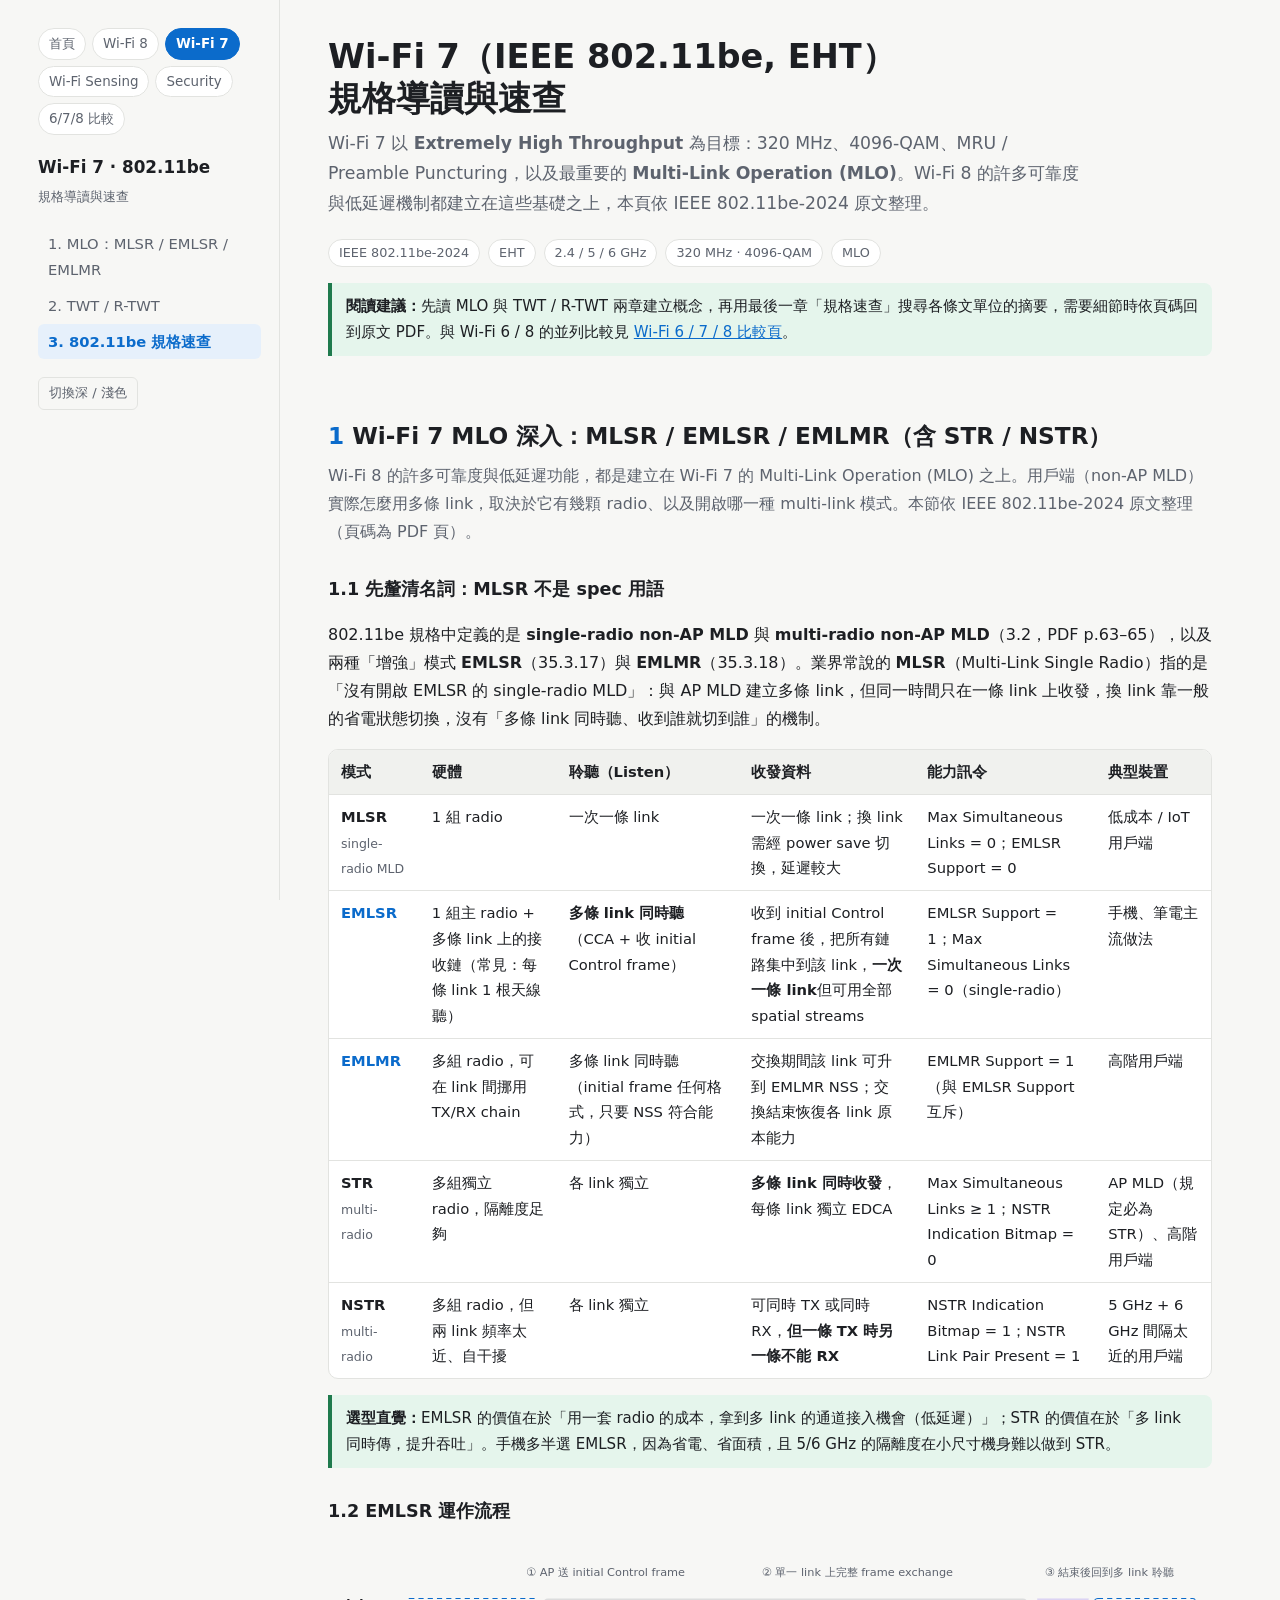
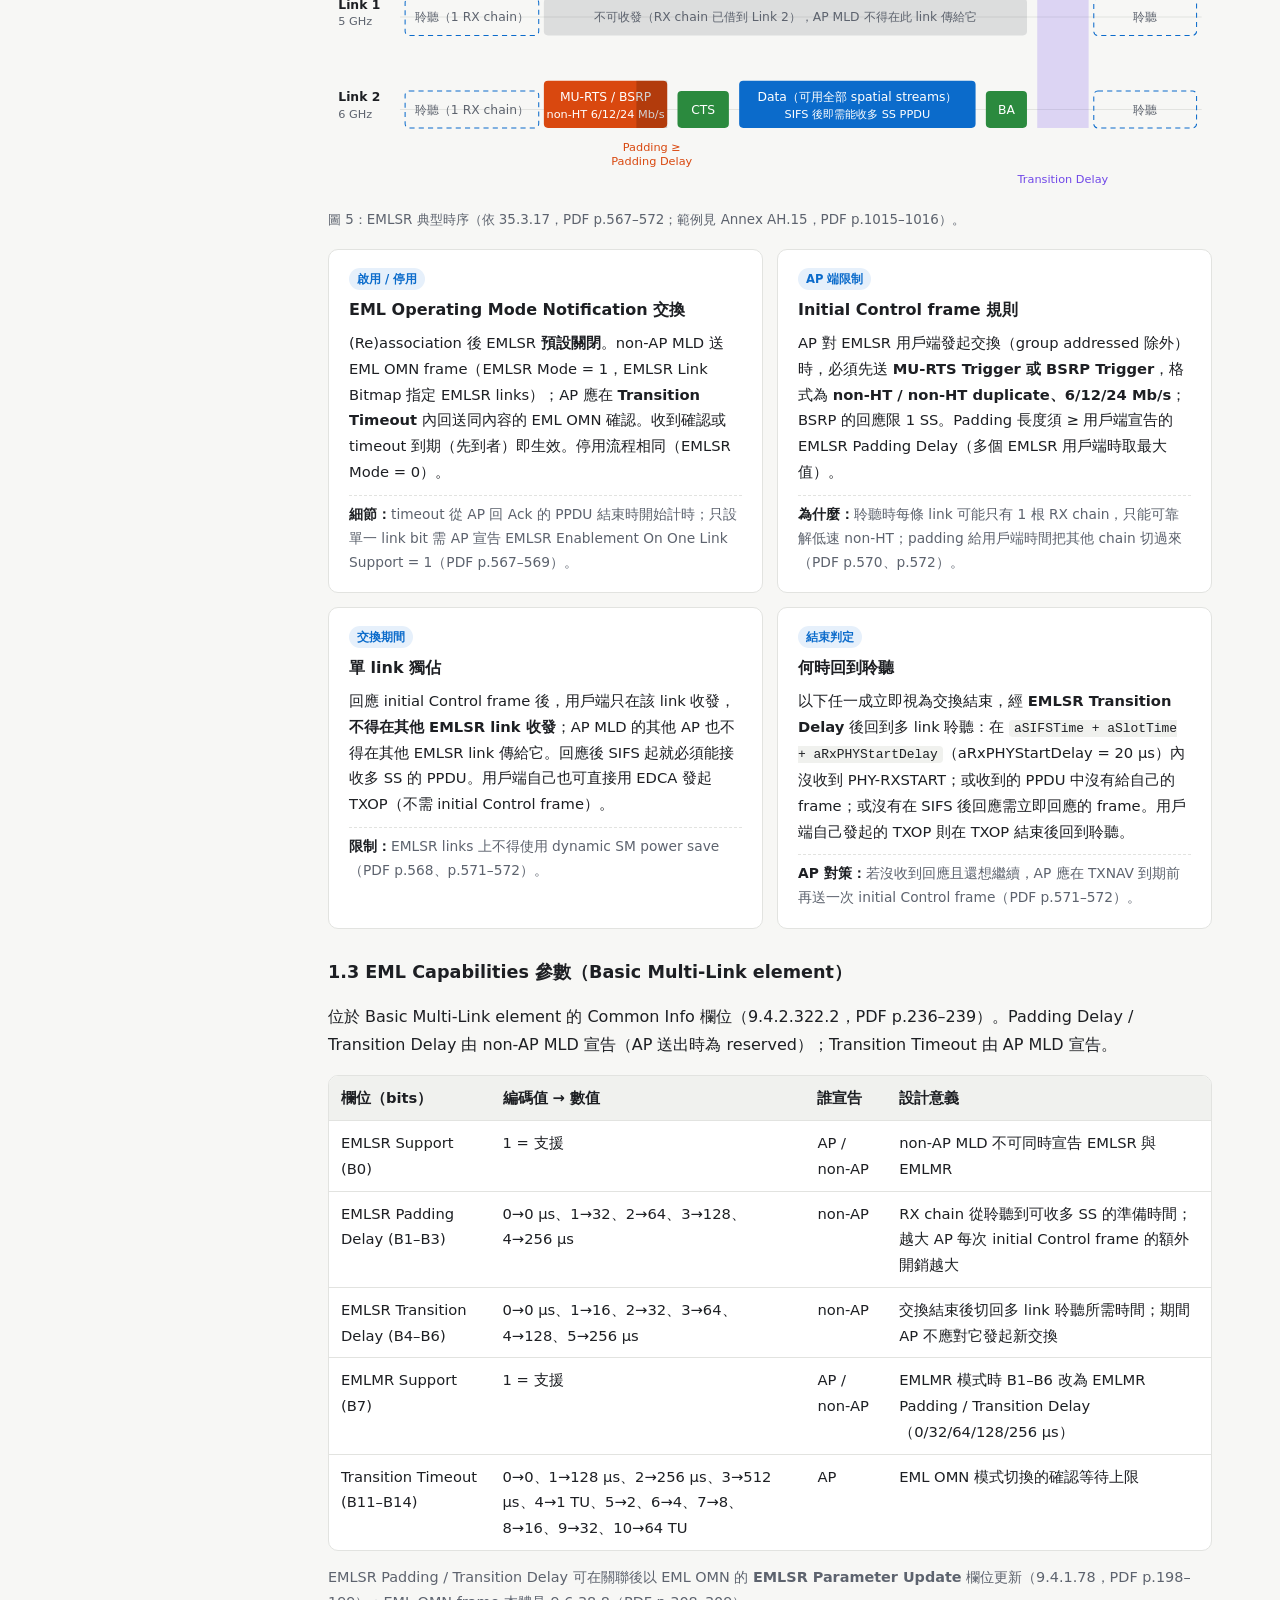
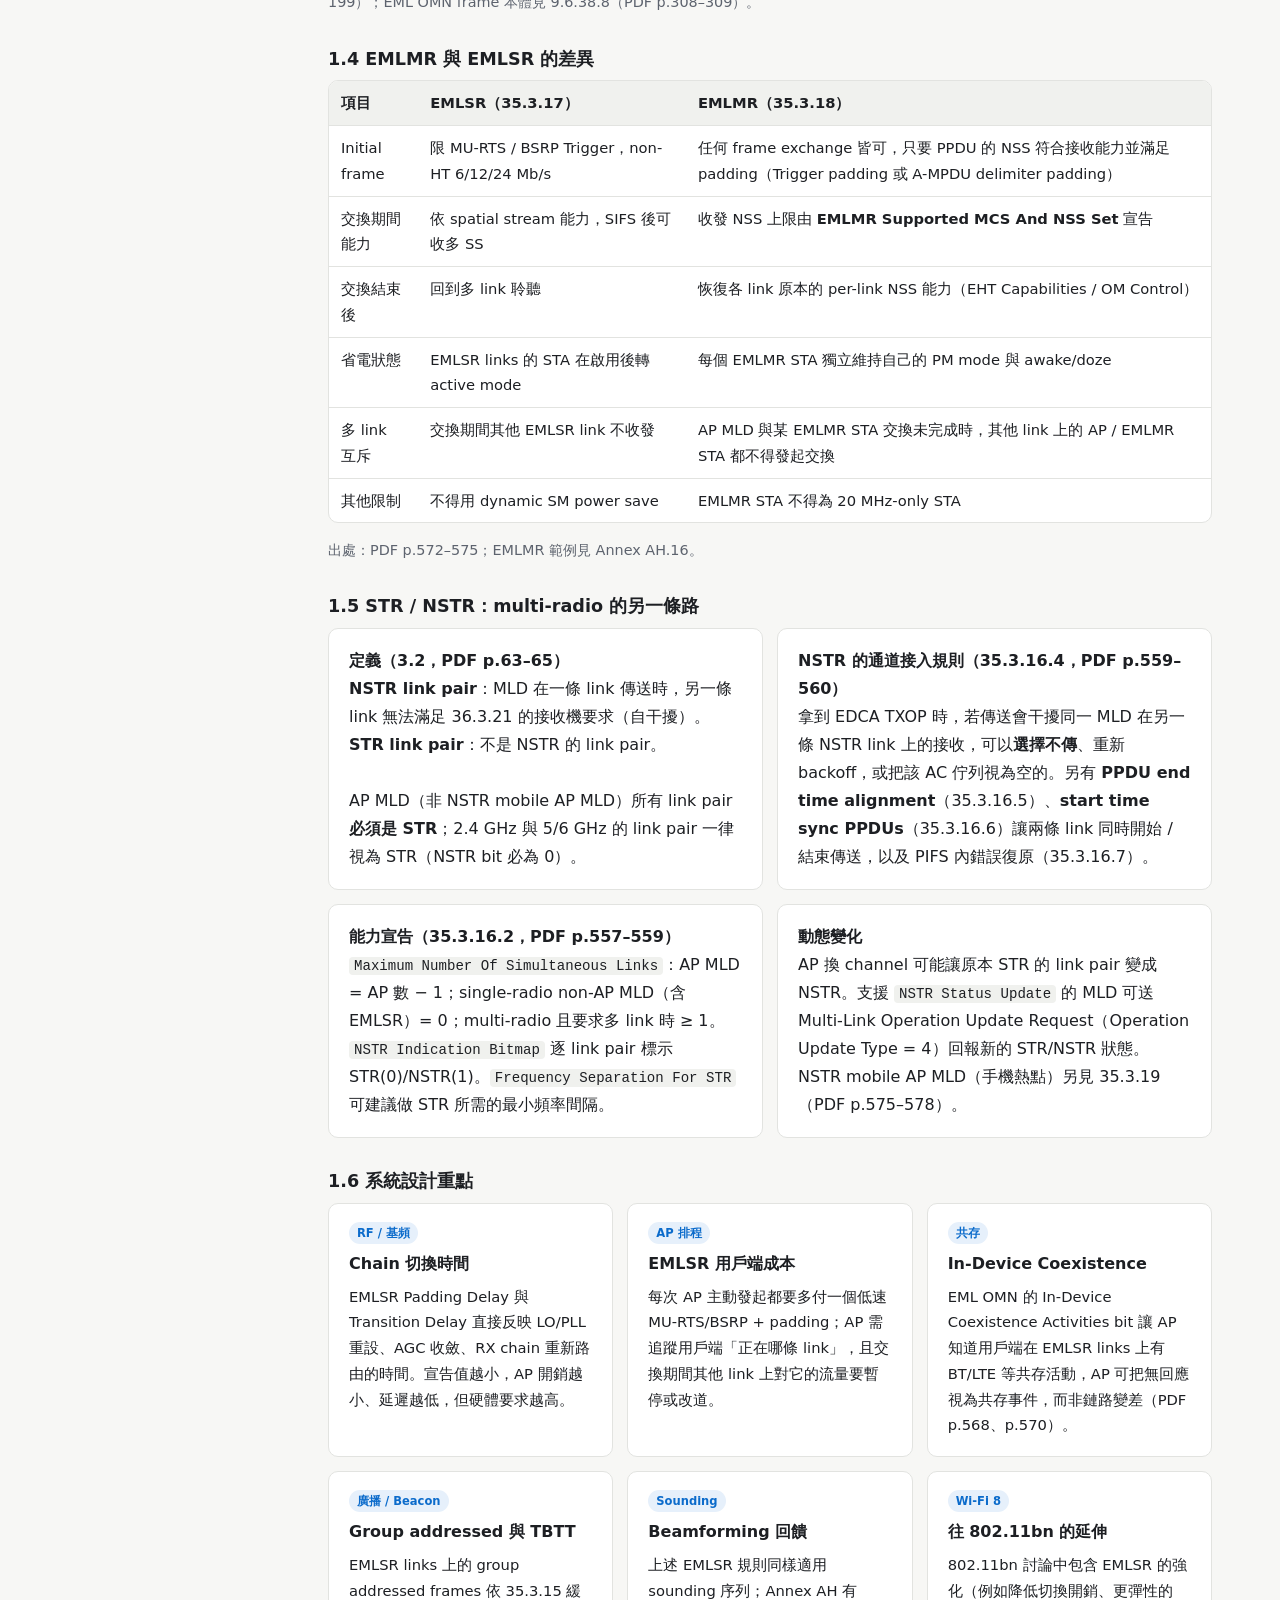
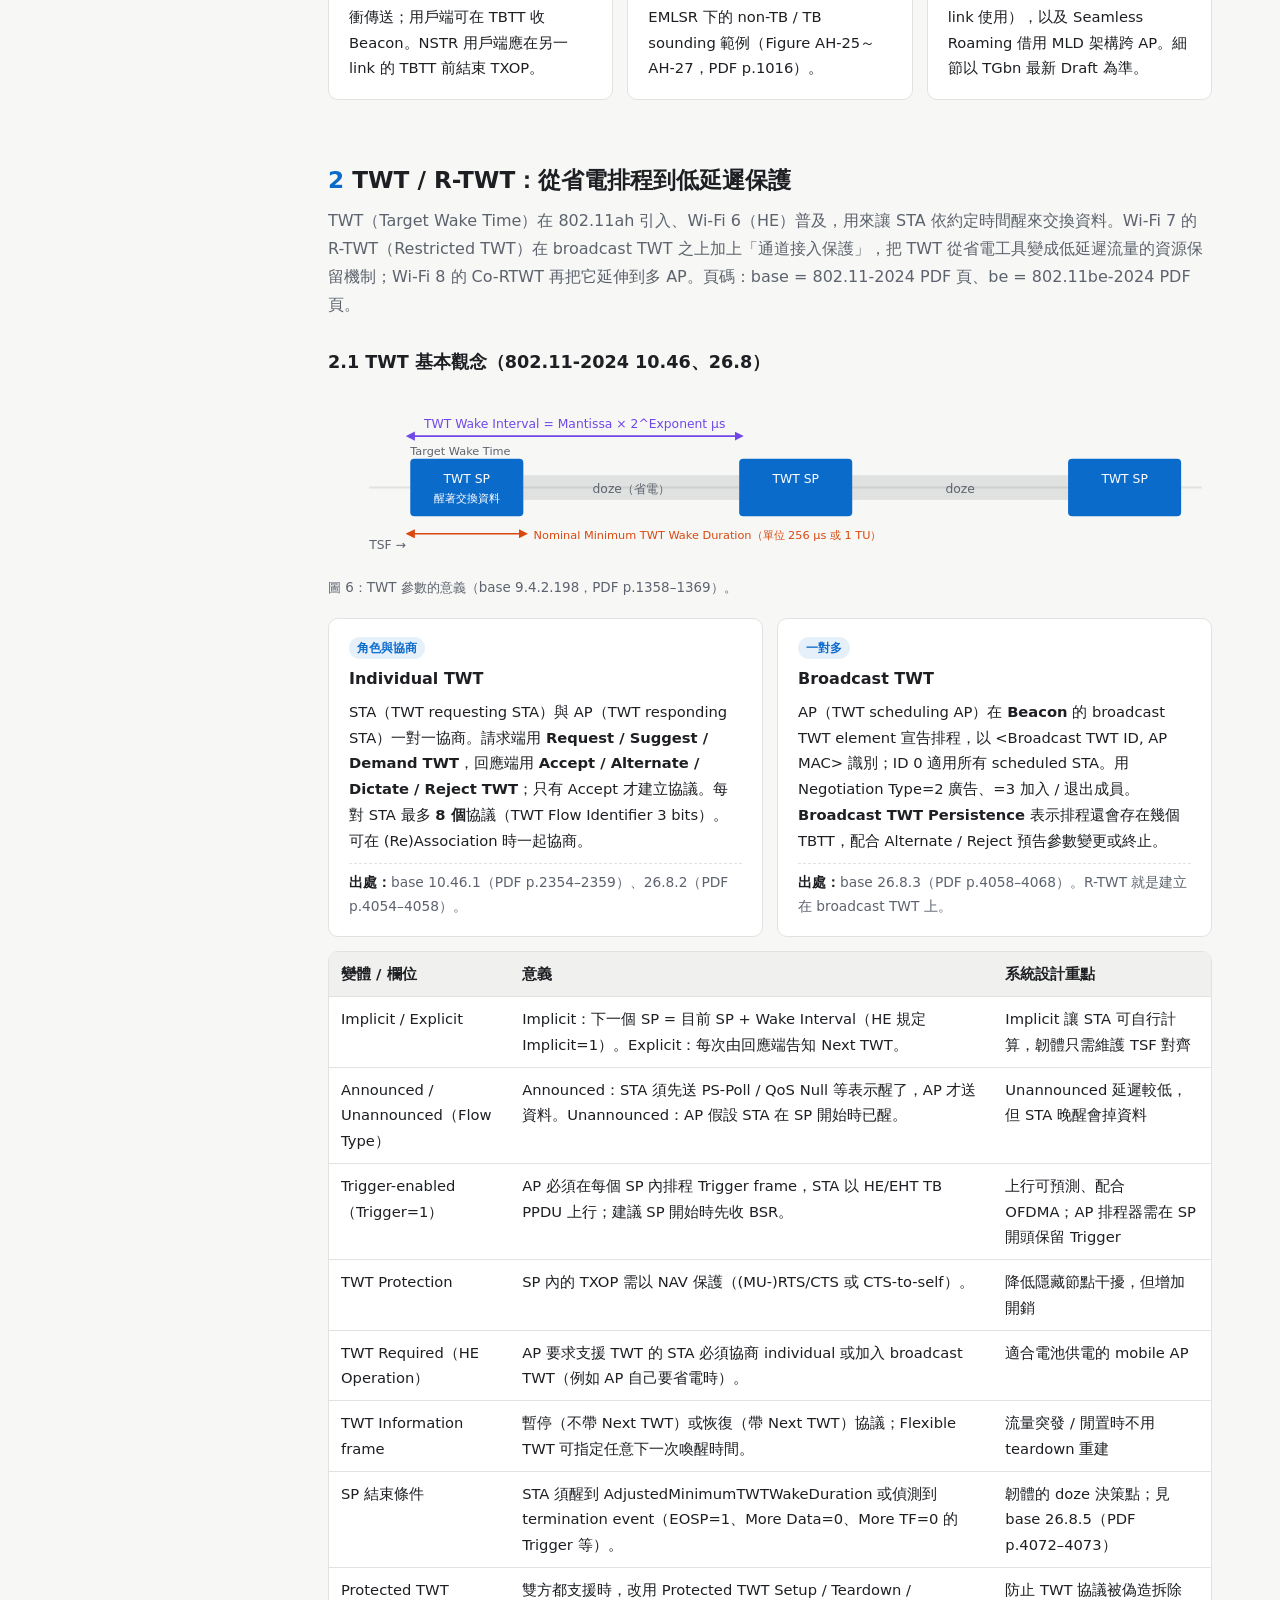
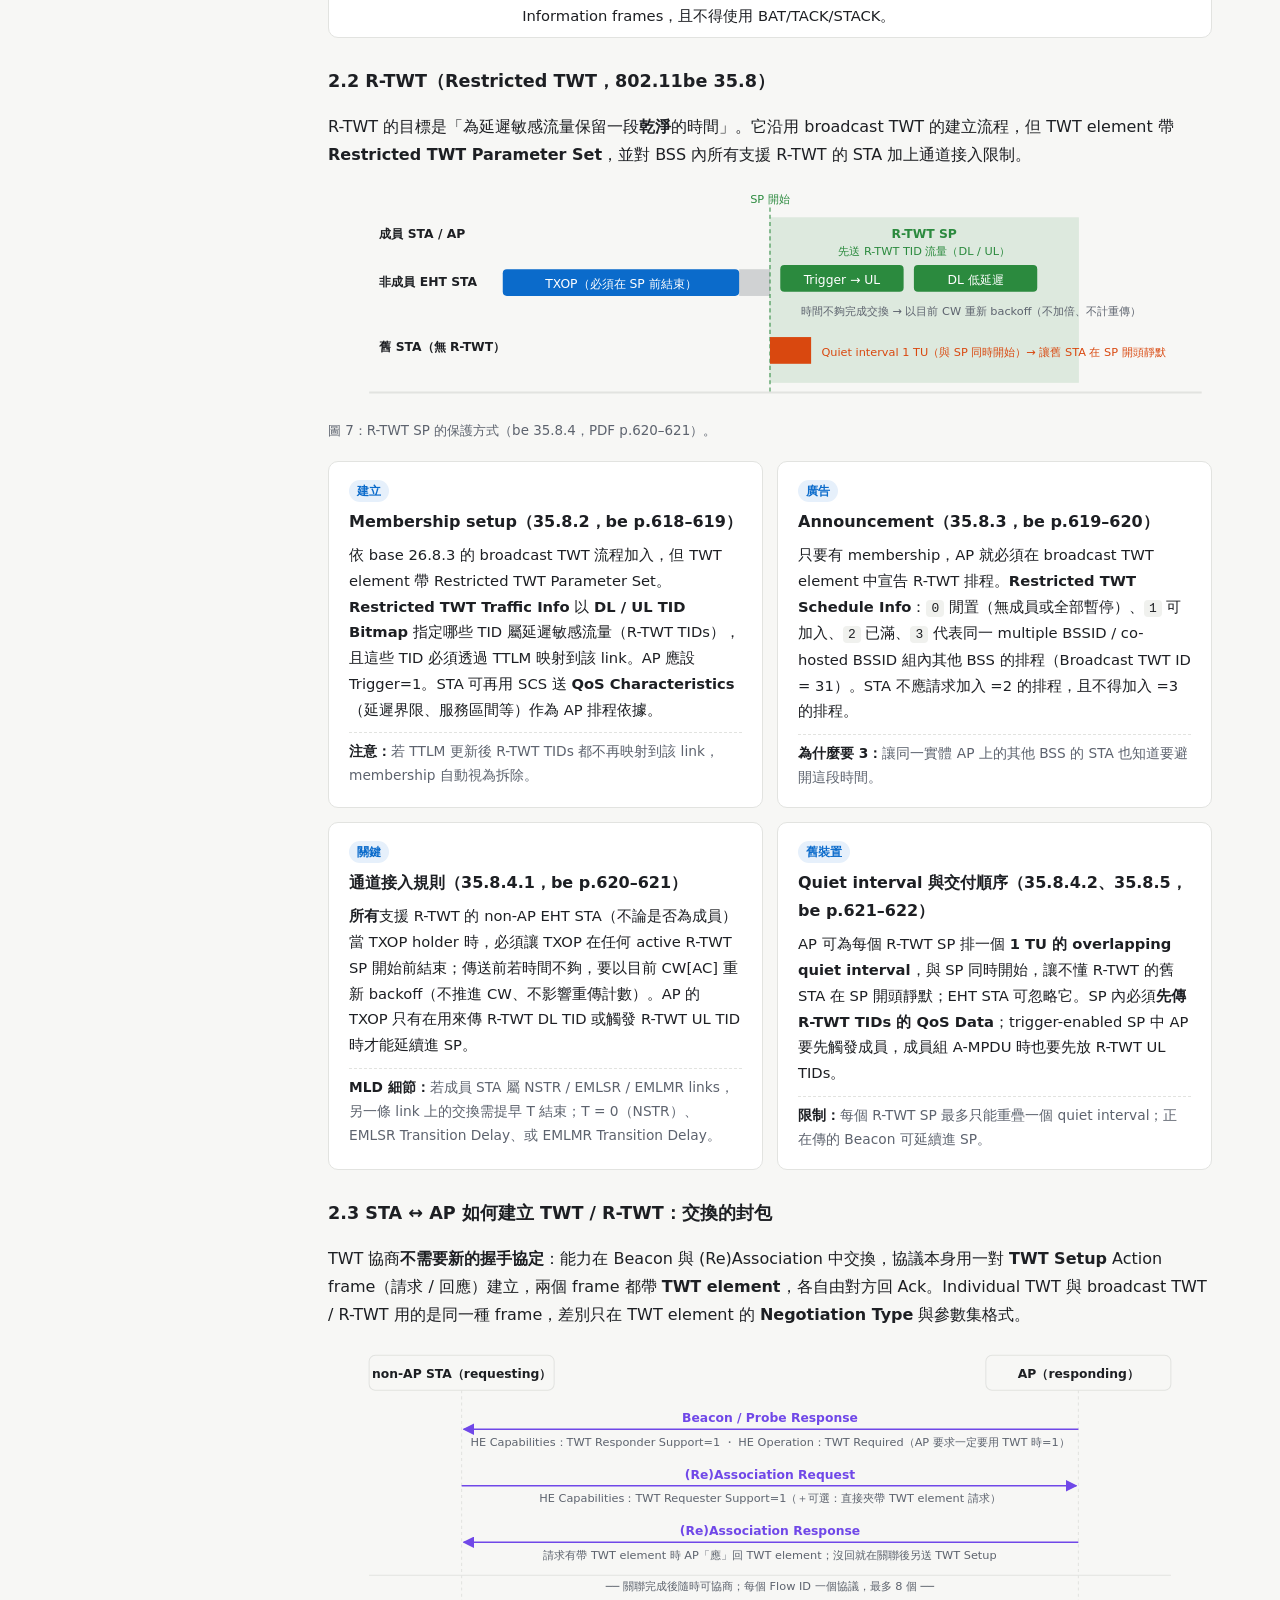
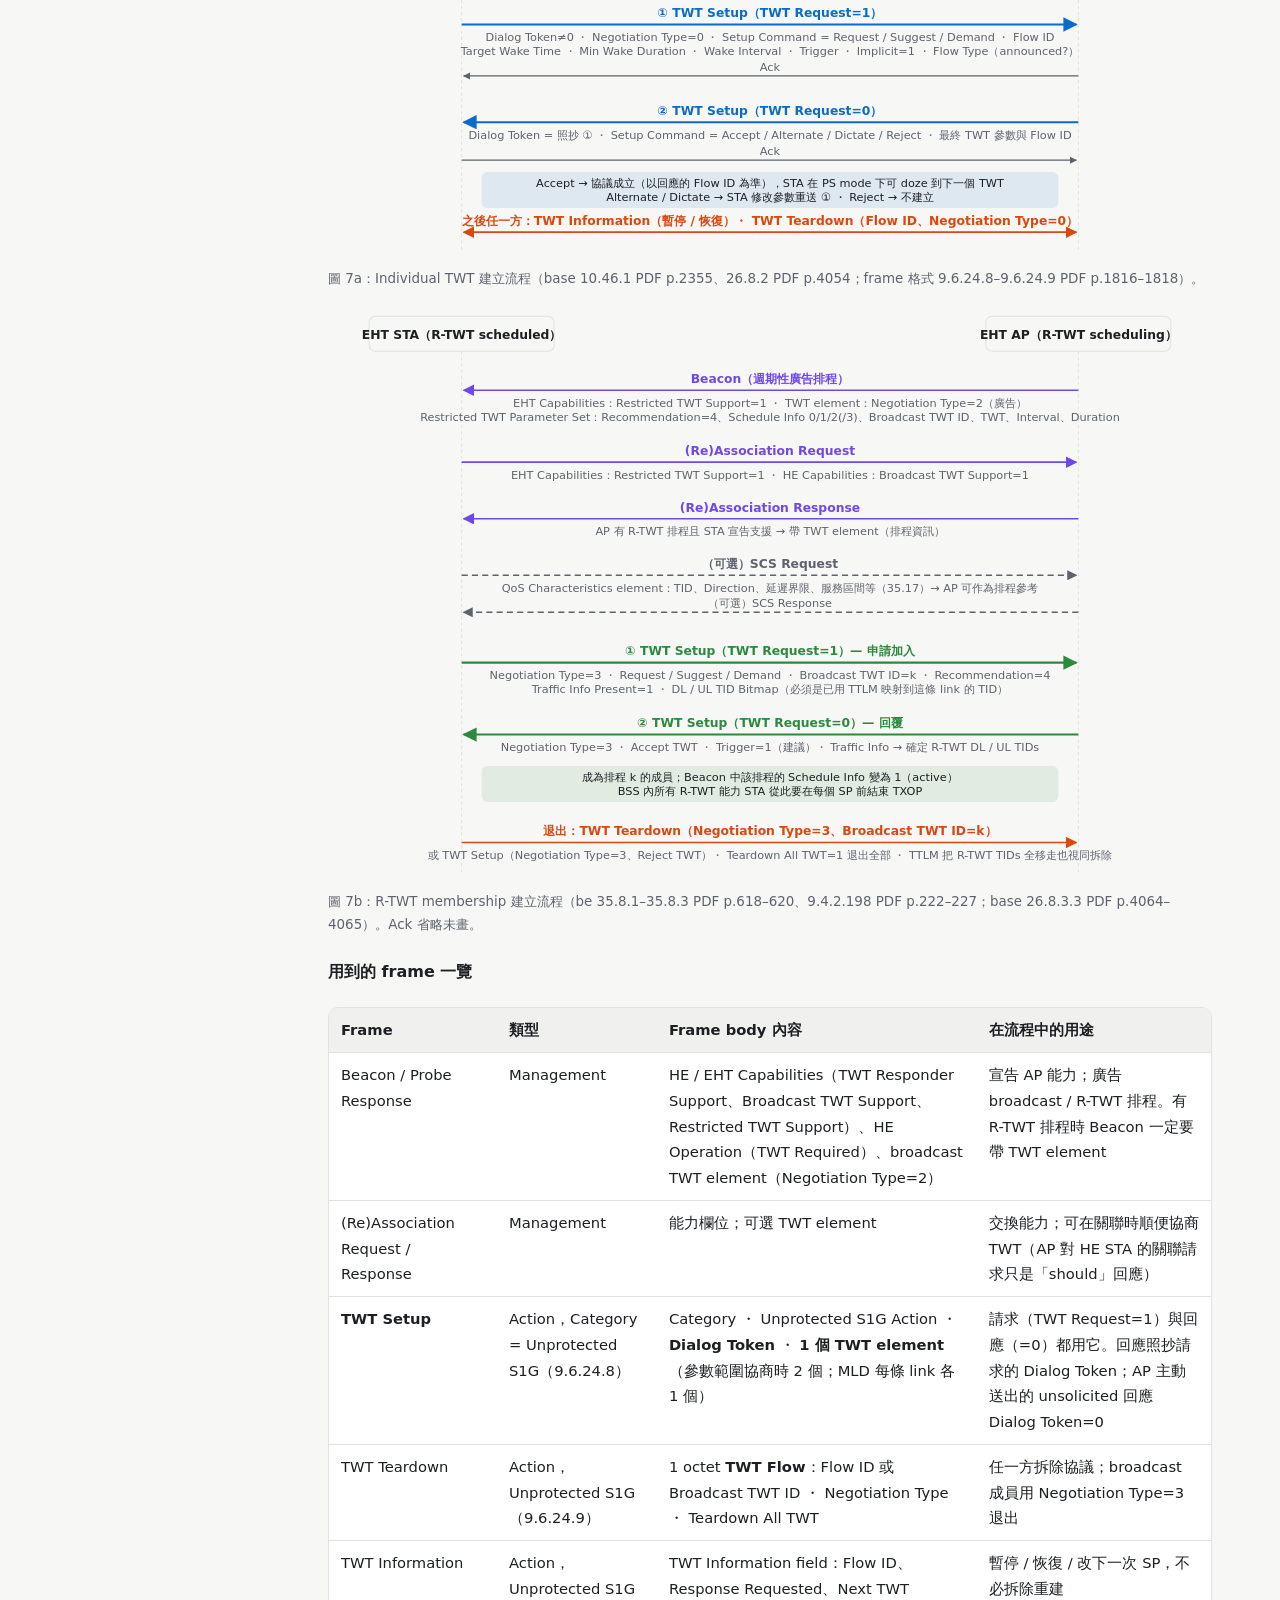
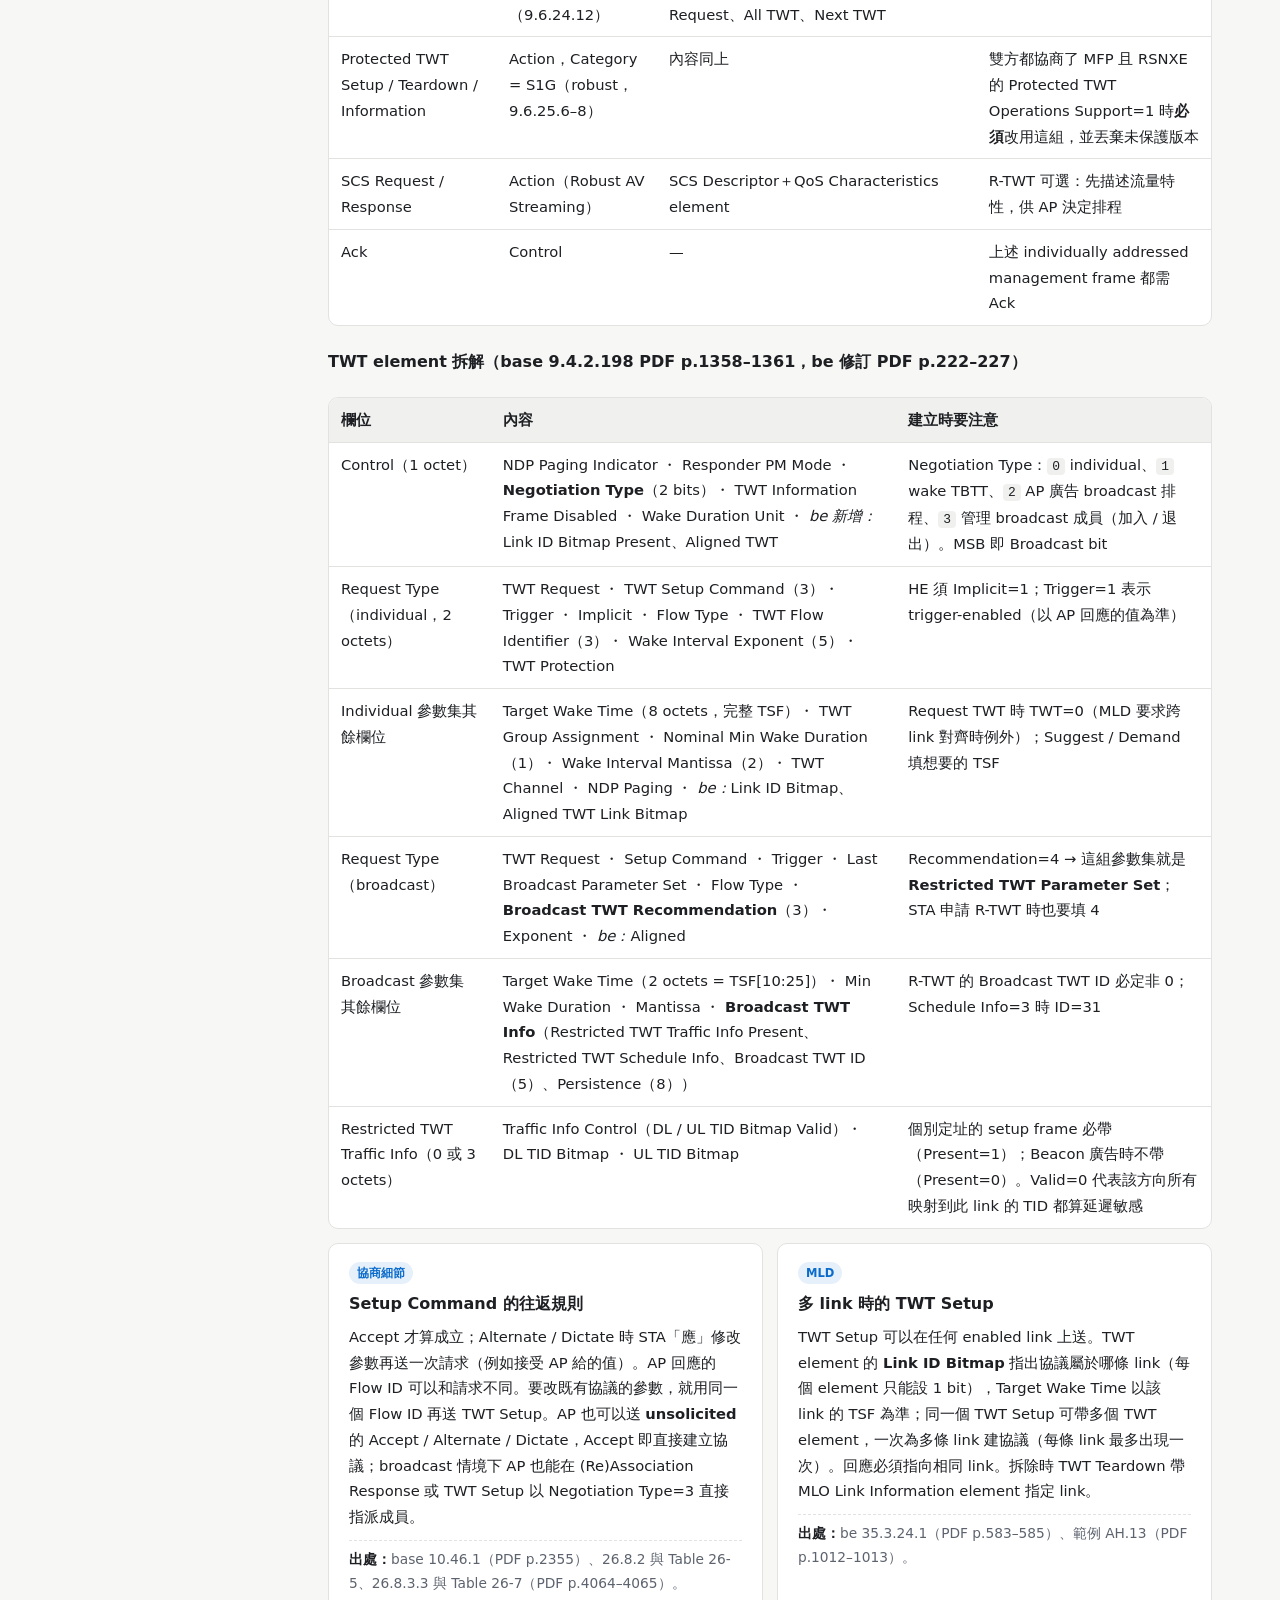
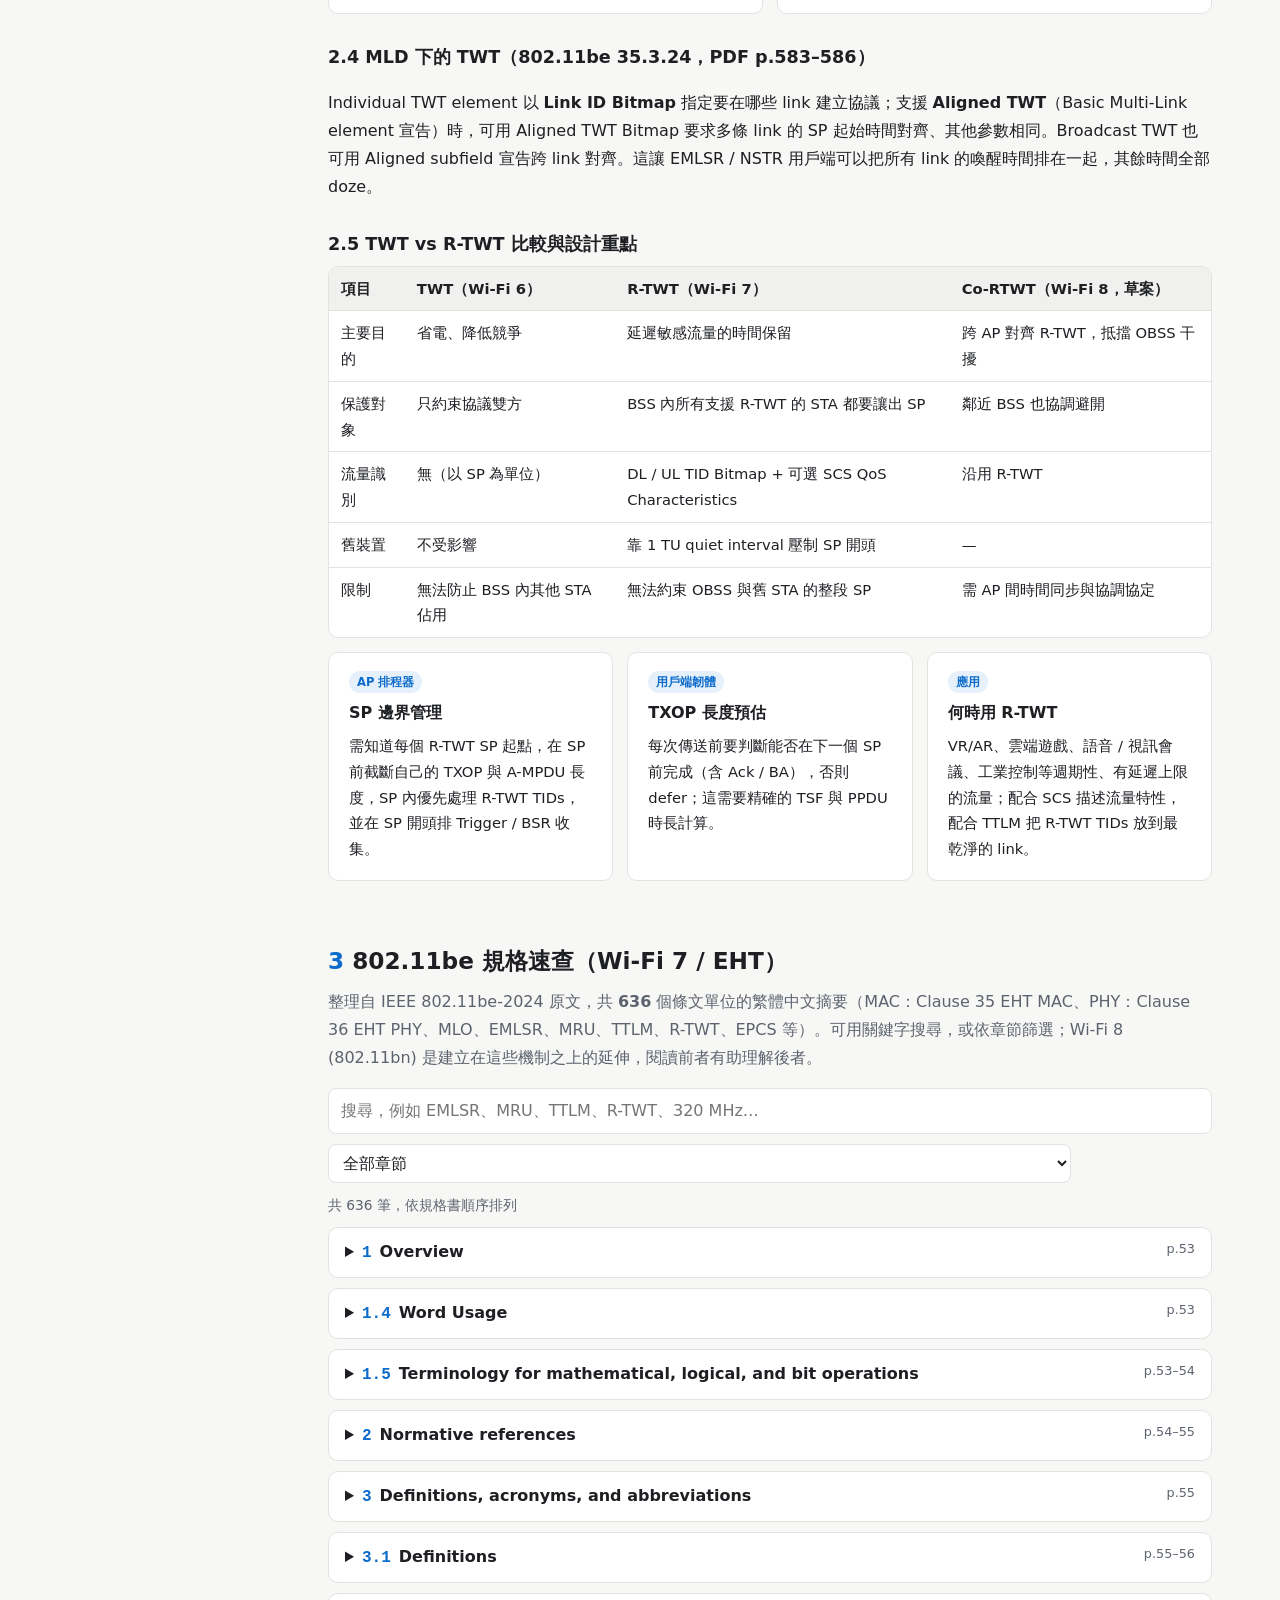
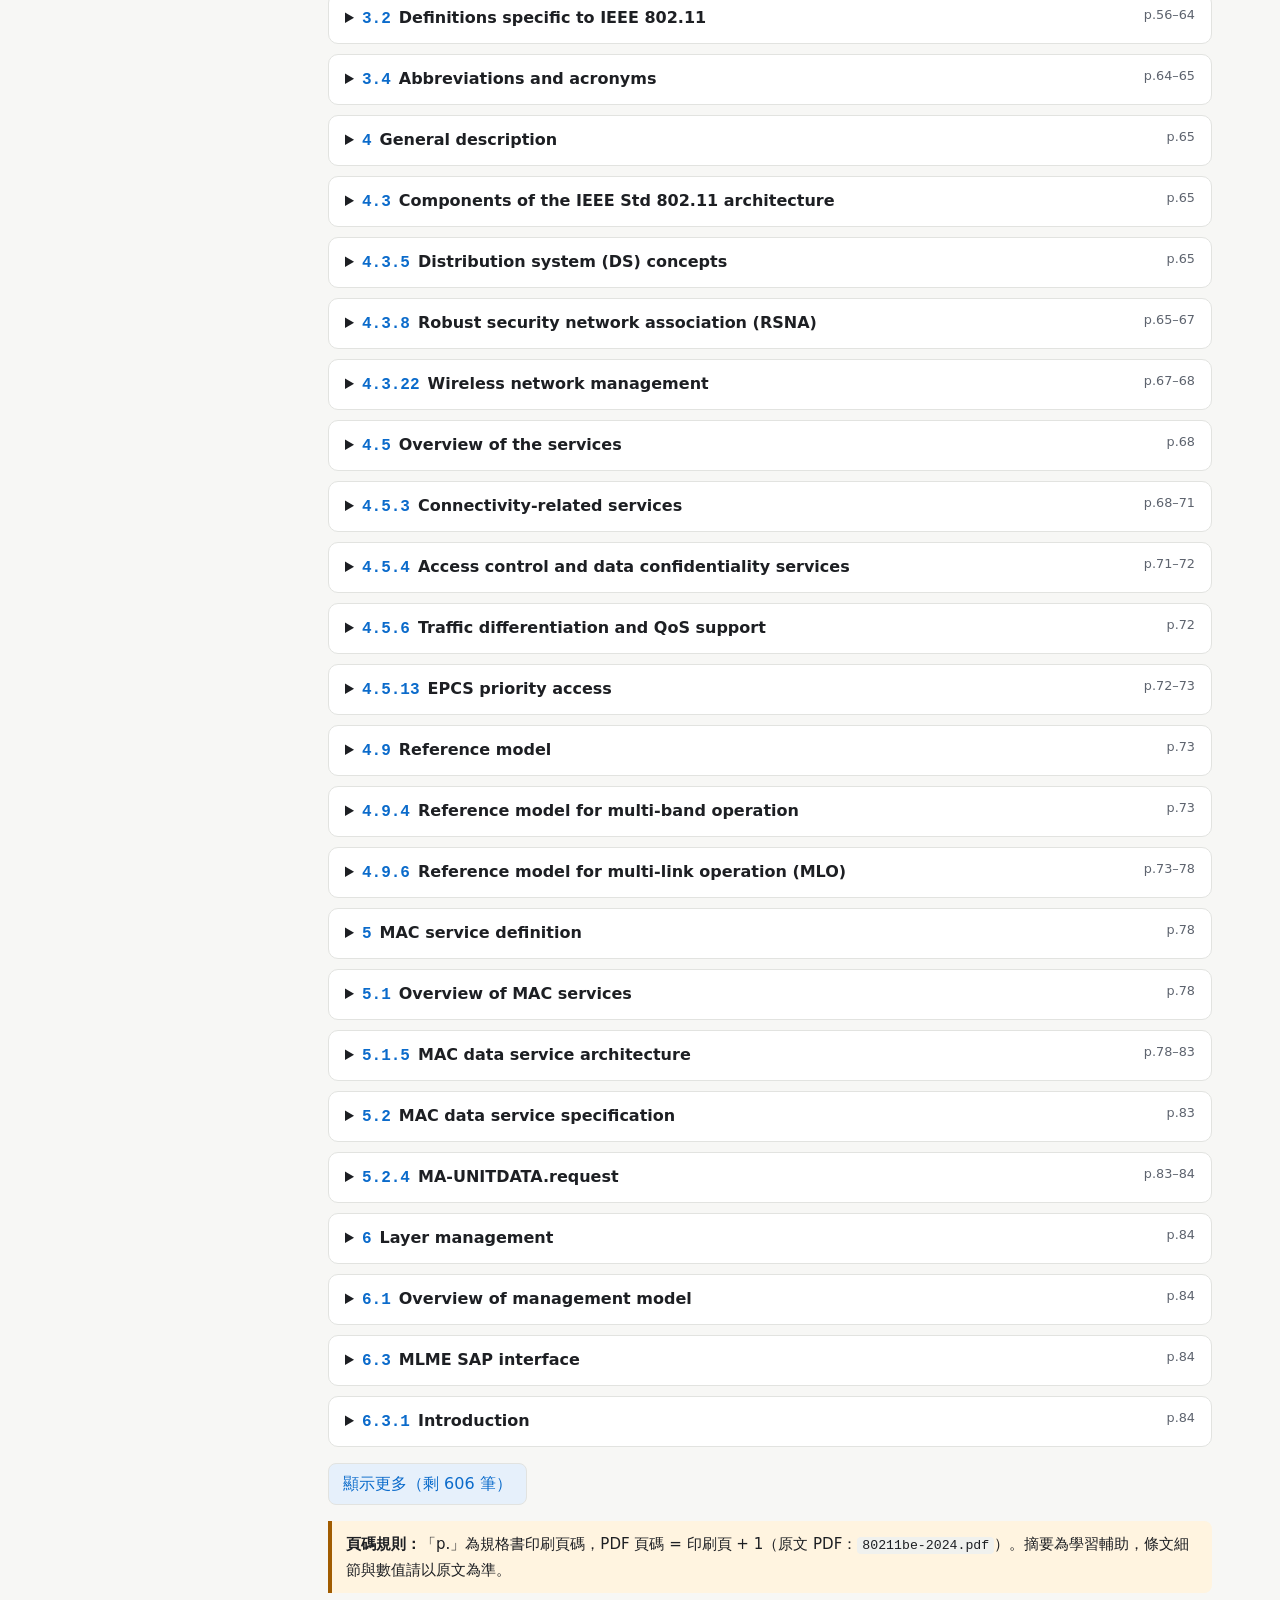
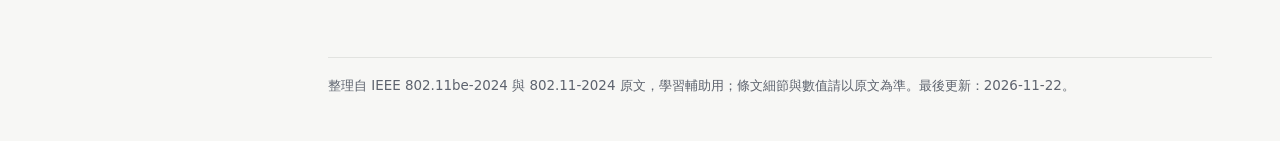
<file: wifi7.html>
<!doctype html>
<html lang="zh-Hant">
<head>
<meta charset="utf-8">
<meta name="viewport" content="width=device-width, initial-scale=1">
<title>Wi-Fi 7 規格導讀</title>
<meta name="description" content="IEEE 802.11be (EHT, Wi-Fi 7) 規格導讀與條文速查">
<script>(function(){var t=null;try{t=new URLSearchParams(location.search).get("theme")}catch(e){}if(t!=="dark"&&t!=="light"){try{t=localStorage.getItem("wifi8-theme")}catch(e){}}if(t==="dark"||t==="light")document.documentElement.setAttribute("data-theme",t)})();</script>
<link rel="stylesheet" href="assets/site.css">
</head>
<body>
<div class="layout">
<nav class="toc" id="toc">
  <div class="sitenav"><a href="index.html">首頁</a><a href="wifi8.html">Wi-Fi 8</a><a href="wifi7.html" class="cur" aria-current="page">Wi-Fi 7</a><a href="wifi-sensing.html">Wi-Fi Sensing</a><a href="security.html">Security</a><a href="compare.html">6/7/8 比較</a></div>
  <div class="brand">Wi-Fi 7 · 802.11be</div>
  <div class="sub">規格導讀與速查</div>
  <button class="menu-btn" id="menuBtn" aria-expanded="false">目錄</button>
  <ol>
    <li><a href="#mlo">1. MLO：MLSR / EMLSR / EMLMR</a></li>
    <li><a href="#twt">2. TWT / R-TWT</a></li>
    <li><a href="#spec-be">3. 802.11be 規格速查</a></li>
  </ol>
  <button class="theme-btn" id="themeBtn">切換深 / 淺色</button>
</nav>

<main>
<header class="hero">
  <h1>Wi-Fi 7（IEEE 802.11be, EHT）<br>規格導讀與速查</h1>
  <p class="lead">Wi-Fi 7 以 <b>Extremely High Throughput</b> 為目標：320 MHz、4096-QAM、MRU / Preamble Puncturing，以及最重要的 <b>Multi-Link Operation (MLO)</b>。Wi-Fi 8 的許多可靠度與低延遲機制都建立在這些基礎之上，本頁依 IEEE 802.11be-2024 原文整理。</p>
  <div class="chips">
    <span class="chip">IEEE 802.11be-2024</span><span class="chip">EHT</span>
    <span class="chip">2.4 / 5 / 6 GHz</span><span class="chip">320 MHz · 4096-QAM</span><span class="chip">MLO</span>
  </div>
  <div class="tip"><b>閱讀建議：</b>先讀 MLO 與 TWT / R-TWT 兩章建立概念，再用最後一章「規格速查」搜尋各條文單位的摘要，需要細節時依頁碼回到原文 PDF。與 Wi-Fi 6 / 8 的並列比較見 <a href="compare.html">Wi-Fi 6 / 7 / 8 比較頁</a>。</div>
</header>

<section id="mlo">
  <h2><span class="num">1</span>Wi-Fi 7 MLO 深入：MLSR / EMLSR / EMLMR（含 STR / NSTR）</h2>
  <p class="intro">Wi-Fi 8 的許多可靠度與低延遲功能，都是建立在 Wi-Fi 7 的 Multi-Link Operation (MLO) 之上。用戶端（non-AP MLD）實際怎麼用多條 link，取決於它有幾顆 radio、以及開啟哪一種 multi-link 模式。本節依 IEEE 802.11be-2024 原文整理（頁碼為 PDF 頁）。</p>

  <h3>1.1 先釐清名詞：MLSR 不是 spec 用語</h3>
  <p>802.11be 規格中定義的是 <b>single-radio non-AP MLD</b> 與 <b>multi-radio non-AP MLD</b>（3.2，PDF p.63–65），以及兩種「增強」模式 <b>EMLSR</b>（35.3.17）與 <b>EMLMR</b>（35.3.18）。業界常說的 <b>MLSR</b>（Multi-Link Single Radio）指的是「沒有開啟 EMLSR 的 single-radio MLD」：與 AP MLD 建立多條 link，但同一時間只在一條 link 上收發，換 link 靠一般的省電狀態切換，沒有「多條 link 同時聽、收到誰就切到誰」的機制。</p>
  <div class="tbl-wrap">
  <table>
    <thead><tr><th>模式</th><th>硬體</th><th>聆聽（Listen）</th><th>收發資料</th><th>能力訊令</th><th>典型裝置</th></tr></thead>
    <tbody>
      <tr><td><b>MLSR</b><br><span style="color:var(--muted);font-size:.85em">single-radio MLD</span></td><td>1 組 radio</td><td>一次一條 link</td><td>一次一條 link；換 link 需經 power save 切換，延遲較大</td><td>Max Simultaneous Links = 0；EMLSR Support = 0</td><td>低成本 / IoT 用戶端</td></tr>
      <tr><td class="hl">EMLSR</td><td>1 組主 radio + 多條 link 上的接收鏈（常見：每條 link 1 根天線聽）</td><td><b>多條 link 同時聽</b>（CCA + 收 initial Control frame）</td><td>收到 initial Control frame 後，把所有鏈路集中到該 link，<b>一次一條 link</b>但可用全部 spatial streams</td><td>EMLSR Support = 1；Max Simultaneous Links = 0（single-radio）</td><td>手機、筆電主流做法</td></tr>
      <tr><td class="hl">EMLMR</td><td>多組 radio，可在 link 間挪用 TX/RX chain</td><td>多條 link 同時聽（initial frame 任何格式，只要 NSS 符合能力）</td><td>交換期間該 link 可升到 EMLMR NSS；交換結束恢復各 link 原本能力</td><td>EMLMR Support = 1（與 EMLSR Support 互斥）</td><td>高階用戶端</td></tr>
      <tr><td><b>STR</b><br><span style="color:var(--muted);font-size:.85em">multi-radio</span></td><td>多組獨立 radio，隔離度足夠</td><td>各 link 獨立</td><td><b>多條 link 同時收發</b>，每條 link 獨立 EDCA</td><td>Max Simultaneous Links ≥ 1；NSTR Indication Bitmap = 0</td><td>AP MLD（規定必為 STR）、高階用戶端</td></tr>
      <tr><td><b>NSTR</b><br><span style="color:var(--muted);font-size:.85em">multi-radio</span></td><td>多組 radio，但兩 link 頻率太近、自干擾</td><td>各 link 獨立</td><td>可同時 TX 或同時 RX，<b>但一條 TX 時另一條不能 RX</b></td><td>NSTR Indication Bitmap = 1；NSTR Link Pair Present = 1</td><td>5 GHz + 6 GHz 間隔太近的用戶端</td></tr>
    </tbody>
  </table>
  </div>
  <div class="tip"><b>選型直覺：</b>EMLSR 的價值在於「用一套 radio 的成本，拿到多 link 的通道接入機會（低延遲）」；STR 的價值在於「多 link 同時傳，提升吞吐」。手機多半選 EMLSR，因為省電、省面積，且 5/6 GHz 的隔離度在小尺寸機身難以做到 STR。</div>

  <h3>1.2 EMLSR 運作流程</h3>
  <figure>
    <svg viewBox="0 0 860 250" role="img" aria-label="EMLSR 時序圖：兩條 link 同時聆聽，收到 initial Control frame 後切換到單一 link 收發">
      <g font-size="12">
        <text x="10" y="62" font-weight="700">Link 1</text><text x="10" y="78" class="muted" font-size="11">5 GHz</text>
        <text x="10" y="152" font-weight="700">Link 2</text><text x="10" y="168" class="muted" font-size="11">6 GHz</text>
        <line x1="70" y1="70" x2="850" y2="70" stroke="var(--line)"/><line x1="70" y1="160" x2="850" y2="160" stroke="var(--line)"/>
        <!-- listening both -->
        <rect x="75" y="52" width="130" height="36" rx="4" fill="none" stroke="var(--c1)" stroke-dasharray="5 4"/>
        <text x="140" y="74" text-anchor="middle" class="muted">聆聽（1 RX chain）</text>
        <rect x="75" y="142" width="130" height="36" rx="4" fill="none" stroke="var(--c1)" stroke-dasharray="5 4"/>
        <text x="140" y="164" text-anchor="middle" class="muted">聆聽（1 RX chain）</text>
        <!-- initial control frame on link2 -->
        <rect x="210" y="132" width="120" height="46" rx="4" fill="var(--c2)"/>
        <text x="270" y="152" text-anchor="middle" style="fill:#fff">MU-RTS / BSRP</text>
        <text x="270" y="168" text-anchor="middle" style="fill:#fff" font-size="11">non-HT 6/12/24 Mb/s</text>
        <rect x="300" y="132" width="30" height="46" fill="#000" opacity=".18"/>
        <text x="315" y="200" text-anchor="middle" font-size="11" style="fill:var(--c2)">Padding ≥</text>
        <text x="315" y="214" text-anchor="middle" font-size="11" style="fill:var(--c2)">Padding Delay</text>
        <!-- CTS -->
        <rect x="340" y="142" width="50" height="36" rx="4" fill="var(--c3)"/><text x="365" y="164" text-anchor="middle" style="fill:#fff">CTS</text>
        <!-- data multi SS -->
        <rect x="400" y="132" width="230" height="46" rx="4" fill="var(--c1)"/>
        <text x="515" y="152" text-anchor="middle" style="fill:#fff">Data（可用全部 spatial streams）</text>
        <text x="515" y="168" text-anchor="middle" style="fill:#fff" font-size="11">SIFS 後即需能收多 SS PPDU</text>
        <rect x="640" y="142" width="40" height="36" rx="4" fill="var(--c3)"/><text x="660" y="164" text-anchor="middle" style="fill:#fff">BA</text>
        <!-- link1 unavailable -->
        <rect x="210" y="52" width="470" height="36" rx="4" fill="var(--muted)" opacity=".18"/>
        <text x="445" y="74" text-anchor="middle" class="muted">不可收發（RX chain 已借到 Link 2），AP MLD 不得在此 link 傳給它</text>
        <!-- transition delay -->
        <rect x="690" y="52" width="50" height="126" fill="var(--c4)" opacity=".2"/>
        <text x="715" y="232" text-anchor="middle" font-size="11" style="fill:var(--c4)">Transition Delay</text>
        <!-- back to listening -->
        <rect x="745" y="52" width="100" height="36" rx="4" fill="none" stroke="var(--c1)" stroke-dasharray="5 4"/><text x="795" y="74" text-anchor="middle" class="muted">聆聽</text>
        <rect x="745" y="142" width="100" height="36" rx="4" fill="none" stroke="var(--c1)" stroke-dasharray="5 4"/><text x="795" y="164" text-anchor="middle" class="muted">聆聽</text>
        <text x="270" y="30" text-anchor="middle" font-size="11" class="muted">① AP 送 initial Control frame</text>
        <text x="515" y="30" text-anchor="middle" font-size="11" class="muted">② 單一 link 上完整 frame exchange</text>
        <text x="760" y="30" text-anchor="middle" font-size="11" class="muted">③ 結束後回到多 link 聆聽</text>
      </g>
    </svg>
    <figcaption>圖 5：EMLSR 典型時序（依 35.3.17，PDF p.567–572；範例見 Annex AH.15，PDF p.1015–1016）。</figcaption>
  </figure>

  <div class="grid g2">
    <div class="card feat"><span class="tag">啟用 / 停用</span><h4>EML Operating Mode Notification 交換</h4>
      <p>(Re)association 後 EMLSR <b>預設關閉</b>。non-AP MLD 送 EML OMN frame（EMLSR Mode = 1，EMLSR Link Bitmap 指定 EMLSR links）；AP 應在 <b>Transition Timeout</b> 內回送同內容的 EML OMN 確認。收到確認或 timeout 到期（先到者）即生效。停用流程相同（EMLSR Mode = 0）。</p>
      <div class="sys"><b>細節：</b>timeout 從 AP 回 Ack 的 PPDU 結束時開始計時；只設單一 link bit 需 AP 宣告 EMLSR Enablement On One Link Support = 1（PDF p.567–569）。</div></div>
    <div class="card feat"><span class="tag">AP 端限制</span><h4>Initial Control frame 規則</h4>
      <p>AP 對 EMLSR 用戶端發起交換（group addressed 除外）時，必須先送 <b>MU-RTS Trigger 或 BSRP Trigger</b>，格式為 <b>non-HT / non-HT duplicate、6/12/24 Mb/s</b>；BSRP 的回應限 1 SS。Padding 長度須 ≥ 用戶端宣告的 EMLSR Padding Delay（多個 EMLSR 用戶端時取最大值）。</p>
      <div class="sys"><b>為什麼：</b>聆聽時每條 link 可能只有 1 根 RX chain，只能可靠解低速 non-HT；padding 給用戶端時間把其他 chain 切過來（PDF p.570、p.572）。</div></div>
    <div class="card feat"><span class="tag">交換期間</span><h4>單 link 獨佔</h4>
      <p>回應 initial Control frame 後，用戶端只在該 link 收發，<b>不得在其他 EMLSR link 收發</b>；AP MLD 的其他 AP 也不得在其他 EMLSR link 傳給它。回應後 SIFS 起就必須能接收多 SS 的 PPDU。用戶端自己也可直接用 EDCA 發起 TXOP（不需 initial Control frame）。</p>
      <div class="sys"><b>限制：</b>EMLSR links 上不得使用 dynamic SM power save（PDF p.568、p.571–572）。</div></div>
    <div class="card feat"><span class="tag">結束判定</span><h4>何時回到聆聽</h4>
      <p>以下任一成立即視為交換結束，經 <b>EMLSR Transition Delay</b> 後回到多 link 聆聽：在 <code>aSIFSTime + aSlotTime + aRxPHYStartDelay</code>（aRxPHYStartDelay = 20 µs）內沒收到 PHY-RXSTART；或收到的 PPDU 中沒有給自己的 frame；或沒有在 SIFS 後回應需立即回應的 frame。用戶端自己發起的 TXOP 則在 TXOP 結束後回到聆聽。</p>
      <div class="sys"><b>AP 對策：</b>若沒收到回應且還想繼續，AP 應在 TXNAV 到期前再送一次 initial Control frame（PDF p.571–572）。</div></div>
  </div>

  <h3>1.3 EML Capabilities 參數（Basic Multi-Link element）</h3>
  <p>位於 Basic Multi-Link element 的 Common Info 欄位（9.4.2.322.2，PDF p.236–239）。Padding Delay / Transition Delay 由 non-AP MLD 宣告（AP 送出時為 reserved）；Transition Timeout 由 AP MLD 宣告。</p>
  <div class="tbl-wrap">
  <table>
    <thead><tr><th>欄位（bits）</th><th>編碼值 → 數值</th><th>誰宣告</th><th>設計意義</th></tr></thead>
    <tbody>
      <tr><td>EMLSR Support (B0)</td><td>1 = 支援</td><td>AP / non-AP</td><td>non-AP MLD 不可同時宣告 EMLSR 與 EMLMR</td></tr>
      <tr><td>EMLSR Padding Delay (B1–B3)</td><td>0→0 µs、1→32、2→64、3→128、4→256 µs</td><td>non-AP</td><td>RX chain 從聆聽到可收多 SS 的準備時間；越大 AP 每次 initial Control frame 的額外開銷越大</td></tr>
      <tr><td>EMLSR Transition Delay (B4–B6)</td><td>0→0 µs、1→16、2→32、3→64、4→128、5→256 µs</td><td>non-AP</td><td>交換結束後切回多 link 聆聽所需時間；期間 AP 不應對它發起新交換</td></tr>
      <tr><td>EMLMR Support (B7)</td><td>1 = 支援</td><td>AP / non-AP</td><td>EMLMR 模式時 B1–B6 改為 EMLMR Padding / Transition Delay（0/32/64/128/256 µs）</td></tr>
      <tr><td>Transition Timeout (B11–B14)</td><td>0→0、1→128 µs、2→256 µs、3→512 µs、4→1 TU、5→2、6→4、7→8、8→16、9→32、10→64 TU</td><td>AP</td><td>EML OMN 模式切換的確認等待上限</td></tr>
    </tbody>
  </table>
  </div>
  <p style="font-size:.9rem;color:var(--muted)">EMLSR Padding / Transition Delay 可在關聯後以 EML OMN 的 <b>EMLSR Parameter Update</b> 欄位更新（9.4.1.78，PDF p.198–199）；EML OMN frame 本體見 9.6.38.8（PDF p.308–309）。</p>

  <h3>1.4 EMLMR 與 EMLSR 的差異</h3>
  <div class="tbl-wrap">
  <table>
    <thead><tr><th>項目</th><th>EMLSR（35.3.17）</th><th>EMLMR（35.3.18）</th></tr></thead>
    <tbody>
      <tr><td>Initial frame</td><td>限 MU-RTS / BSRP Trigger，non-HT 6/12/24 Mb/s</td><td>任何 frame exchange 皆可，只要 PPDU 的 NSS 符合接收能力並滿足 padding（Trigger padding 或 A-MPDU delimiter padding）</td></tr>
      <tr><td>交換期間能力</td><td>依 spatial stream 能力，SIFS 後可收多 SS</td><td>收發 NSS 上限由 <b>EMLMR Supported MCS And NSS Set</b> 宣告</td></tr>
      <tr><td>交換結束後</td><td>回到多 link 聆聽</td><td>恢復各 link 原本的 per-link NSS 能力（EHT Capabilities / OM Control）</td></tr>
      <tr><td>省電狀態</td><td>EMLSR links 的 STA 在啟用後轉 active mode</td><td>每個 EMLMR STA 獨立維持自己的 PM mode 與 awake/doze</td></tr>
      <tr><td>多 link 互斥</td><td>交換期間其他 EMLSR link 不收發</td><td>AP MLD 與某 EMLMR STA 交換未完成時，其他 link 上的 AP / EMLMR STA 都不得發起交換</td></tr>
      <tr><td>其他限制</td><td>不得用 dynamic SM power save</td><td>EMLMR STA 不得為 20 MHz-only STA</td></tr>
    </tbody>
  </table>
  </div>
  <p style="font-size:.9rem;color:var(--muted)">出處：PDF p.572–575；EMLMR 範例見 Annex AH.16。</p>

  <h3>1.5 STR / NSTR：multi-radio 的另一條路</h3>
  <div class="grid g2">
    <div class="card"><b>定義（3.2，PDF p.63–65）</b><br>
      <b>NSTR link pair</b>：MLD 在一條 link 傳送時，另一條 link 無法滿足 36.3.21 的接收機要求（自干擾）。<b>STR link pair</b>：不是 NSTR 的 link pair。<br><br>
      AP MLD（非 NSTR mobile AP MLD）所有 link pair <b>必須是 STR</b>；2.4 GHz 與 5/6 GHz 的 link pair 一律視為 STR（NSTR bit 必為 0）。</div>
    <div class="card"><b>NSTR 的通道接入規則（35.3.16.4，PDF p.559–560）</b><br>
      拿到 EDCA TXOP 時，若傳送會干擾同一 MLD 在另一條 NSTR link 上的接收，可以<b>選擇不傳</b>、重新 backoff，或把該 AC 佇列視為空的。另有 <b>PPDU end time alignment</b>（35.3.16.5）、<b>start time sync PPDUs</b>（35.3.16.6）讓兩條 link 同時開始 / 結束傳送，以及 PIFS 內錯誤復原（35.3.16.7）。</div>
    <div class="card"><b>能力宣告（35.3.16.2，PDF p.557–559）</b><br>
      <code>Maximum Number Of Simultaneous Links</code>：AP MLD = AP 數 − 1；single-radio non-AP MLD（含 EMLSR）= 0；multi-radio 且要求多 link 時 ≥ 1。<code>NSTR Indication Bitmap</code> 逐 link pair 標示 STR(0)/NSTR(1)。<code>Frequency Separation For STR</code> 可建議做 STR 所需的最小頻率間隔。</div>
    <div class="card"><b>動態變化</b><br>
      AP 換 channel 可能讓原本 STR 的 link pair 變成 NSTR。支援 <code>NSTR Status Update</code> 的 MLD 可送 Multi-Link Operation Update Request（Operation Update Type = 4）回報新的 STR/NSTR 狀態。NSTR mobile AP MLD（手機熱點）另見 35.3.19（PDF p.575–578）。</div>
  </div>

  <h3>1.6 系統設計重點</h3>
  <div class="grid g3">
    <div class="card feat"><span class="tag">RF / 基頻</span><h4>Chain 切換時間</h4><p>EMLSR Padding Delay 與 Transition Delay 直接反映 LO/PLL 重設、AGC 收斂、RX chain 重新路由的時間。宣告值越小，AP 開銷越小、延遲越低，但硬體要求越高。</p></div>
    <div class="card feat"><span class="tag">AP 排程</span><h4>EMLSR 用戶端成本</h4><p>每次 AP 主動發起都要多付一個低速 MU-RTS/BSRP + padding；AP 需追蹤用戶端「正在哪條 link」，且交換期間其他 link 上對它的流量要暫停或改道。</p></div>
    <div class="card feat"><span class="tag">共存</span><h4>In-Device Coexistence</h4><p>EML OMN 的 In-Device Coexistence Activities bit 讓 AP 知道用戶端在 EMLSR links 上有 BT/LTE 等共存活動，AP 可把無回應視為共存事件，而非鏈路變差（PDF p.568、p.570）。</p></div>
    <div class="card feat"><span class="tag">廣播 / Beacon</span><h4>Group addressed 與 TBTT</h4><p>EMLSR links 上的 group addressed frames 依 35.3.15 緩衝傳送；用戶端可在 TBTT 收 Beacon。NSTR 用戶端應在另一 link 的 TBTT 前結束 TXOP。</p></div>
    <div class="card feat"><span class="tag">Sounding</span><h4>Beamforming 回饋</h4><p>上述 EMLSR 規則同樣適用 sounding 序列；Annex AH 有 EMLSR 下的 non-TB / TB sounding 範例（Figure AH-25～AH-27，PDF p.1016）。</p></div>
    <div class="card feat"><span class="tag">Wi-Fi 8</span><h4>往 802.11bn 的延伸</h4><p>802.11bn 討論中包含 EMLSR 的強化（例如降低切換開銷、更彈性的 link 使用），以及 Seamless Roaming 借用 MLD 架構跨 AP。細節以 TGbn 最新 Draft 為準。</p></div>
  </div>
</section>

<section id="twt">
  <h2><span class="num">2</span>TWT / R-TWT：從省電排程到低延遲保護</h2>
  <p class="intro">TWT（Target Wake Time）在 802.11ah 引入、Wi-Fi 6（HE）普及，用來讓 STA 依約定時間醒來交換資料。Wi-Fi 7 的 R-TWT（Restricted TWT）在 broadcast TWT 之上加上「通道接入保護」，把 TWT 從省電工具變成低延遲流量的資源保留機制；Wi-Fi 8 的 Co-RTWT 再把它延伸到多 AP。頁碼：base = 802.11-2024 PDF 頁、be = 802.11be-2024 PDF 頁。</p>

  <h3>2.1 TWT 基本觀念（802.11-2024 10.46、26.8）</h3>
  <figure>
    <svg viewBox="0 0 860 170" role="img" aria-label="TWT 週期性 service period 示意">
      <g font-size="12">
        <line x1="40" y1="90" x2="850" y2="90" stroke="var(--line)" stroke-width="2"/>
        <text x="40" y="150" class="muted">TSF →</text>
        <rect x="80" y="62" width="110" height="56" rx="4" fill="var(--c1)"/>
        <text x="135" y="86" text-anchor="middle" style="fill:#fff">TWT SP</text>
        <text x="135" y="104" text-anchor="middle" style="fill:#fff" font-size="11">醒著交換資料</text>
        <rect x="190" y="78" width="210" height="24" fill="var(--muted)" opacity=".15"/>
        <text x="295" y="95" text-anchor="middle" class="muted">doze（省電）</text>
        <rect x="400" y="62" width="110" height="56" rx="4" fill="var(--c1)"/>
        <text x="455" y="86" text-anchor="middle" style="fill:#fff">TWT SP</text>
        <rect x="510" y="78" width="210" height="24" fill="var(--muted)" opacity=".15"/>
        <text x="615" y="95" text-anchor="middle" class="muted">doze</text>
        <rect x="720" y="62" width="110" height="56" rx="4" fill="var(--c1)"/>
        <text x="775" y="86" text-anchor="middle" style="fill:#fff">TWT SP</text>
        <path d="M80 40 L400 40" stroke="var(--c4)" stroke-width="1.5" marker-start="url(#tw)" marker-end="url(#tw)"/>
        <text x="240" y="32" text-anchor="middle" style="fill:var(--c4)">TWT Wake Interval = Mantissa × 2^Exponent µs</text>
        <path d="M80 135 L190 135" stroke="var(--c2)" stroke-width="1.5" marker-start="url(#tw2)" marker-end="url(#tw2)"/>
        <text x="200" y="140" style="fill:var(--c2)" font-size="11">Nominal Minimum TWT Wake Duration（單位 256 µs 或 1 TU）</text>
        <text x="80" y="58" font-size="11" class="muted">Target Wake Time</text>
        <defs>
          <marker id="tw" viewBox="0 0 10 10" refX="5" refY="5" markerWidth="6" markerHeight="6" orient="auto-start-reverse"><path d="M0 0 L10 5 L0 10z" fill="var(--c4)"/></marker>
          <marker id="tw2" viewBox="0 0 10 10" refX="5" refY="5" markerWidth="6" markerHeight="6" orient="auto-start-reverse"><path d="M0 0 L10 5 L0 10z" fill="var(--c2)"/></marker>
        </defs>
      </g>
    </svg>
    <figcaption>圖 6：TWT 參數的意義（base 9.4.2.198，PDF p.1358–1369）。</figcaption>
  </figure>
  <div class="grid g2">
    <div class="card feat"><span class="tag">角色與協商</span><h4>Individual TWT</h4>
      <p>STA（TWT requesting STA）與 AP（TWT responding STA）一對一協商。請求端用 <b>Request / Suggest / Demand TWT</b>，回應端用 <b>Accept / Alternate / Dictate / Reject TWT</b>；只有 Accept 才建立協議。每對 STA 最多 <b>8 個</b>協議（TWT Flow Identifier 3 bits）。可在 (Re)Association 時一起協商。</p>
      <div class="sys"><b>出處：</b>base 10.46.1（PDF p.2354–2359）、26.8.2（PDF p.4054–4058）。</div></div>
    <div class="card feat"><span class="tag">一對多</span><h4>Broadcast TWT</h4>
      <p>AP（TWT scheduling AP）在 <b>Beacon</b> 的 broadcast TWT element 宣告排程，以 &lt;Broadcast TWT ID, AP MAC&gt; 識別；ID 0 適用所有 scheduled STA。用 Negotiation Type=2 廣告、=3 加入 / 退出成員。<b>Broadcast TWT Persistence</b> 表示排程還會存在幾個 TBTT，配合 Alternate / Reject 預告參數變更或終止。</p>
      <div class="sys"><b>出處：</b>base 26.8.3（PDF p.4058–4068）。R-TWT 就是建立在 broadcast TWT 上。</div></div>
  </div>
  <div class="tbl-wrap" style="margin-top:14px">
  <table>
    <thead><tr><th>變體 / 欄位</th><th>意義</th><th>系統設計重點</th></tr></thead>
    <tbody>
      <tr><td>Implicit / Explicit</td><td>Implicit：下一個 SP = 目前 SP + Wake Interval（HE 規定 Implicit=1）。Explicit：每次由回應端告知 Next TWT。</td><td>Implicit 讓 STA 可自行計算，韌體只需維護 TSF 對齊</td></tr>
      <tr><td>Announced / Unannounced（Flow Type）</td><td>Announced：STA 須先送 PS-Poll / QoS Null 等表示醒了，AP 才送資料。Unannounced：AP 假設 STA 在 SP 開始時已醒。</td><td>Unannounced 延遲較低，但 STA 晚醒會掉資料</td></tr>
      <tr><td>Trigger-enabled（Trigger=1）</td><td>AP 必須在每個 SP 內排程 Trigger frame，STA 以 HE/EHT TB PPDU 上行；建議 SP 開始時先收 BSR。</td><td>上行可預測、配合 OFDMA；AP 排程器需在 SP 開頭保留 Trigger</td></tr>
      <tr><td>TWT Protection</td><td>SP 內的 TXOP 需以 NAV 保護（(MU-)RTS/CTS 或 CTS-to-self）。</td><td>降低隱藏節點干擾，但增加開銷</td></tr>
      <tr><td>TWT Required（HE Operation）</td><td>AP 要求支援 TWT 的 STA 必須協商 individual 或加入 broadcast TWT（例如 AP 自己要省電時）。</td><td>適合電池供電的 mobile AP</td></tr>
      <tr><td>TWT Information frame</td><td>暫停（不帶 Next TWT）或恢復（帶 Next TWT）協議；Flexible TWT 可指定任意下一次喚醒時間。</td><td>流量突發 / 閒置時不用 teardown 重建</td></tr>
      <tr><td>SP 結束條件</td><td>STA 須醒到 AdjustedMinimumTWTWakeDuration 或偵測到 termination event（EOSP=1、More Data=0、More TF=0 的 Trigger 等）。</td><td>韌體的 doze 決策點；見 base 26.8.5（PDF p.4072–4073）</td></tr>
      <tr><td>Protected TWT</td><td>雙方都支援時，改用 Protected TWT Setup / Teardown / Information frames，且不得使用 BAT/TACK/STACK。</td><td>防止 TWT 協議被偽造拆除</td></tr>
    </tbody>
  </table>
  </div>

  <h3>2.2 R-TWT（Restricted TWT，802.11be 35.8）</h3>
  <p>R-TWT 的目標是「為延遲敏感流量保留一段<b>乾淨</b>的時間」。它沿用 broadcast TWT 的建立流程，但 TWT element 帶 <b>Restricted TWT Parameter Set</b>，並對 BSS 內所有支援 R-TWT 的 STA 加上通道接入限制。</p>
  <figure>
    <svg viewBox="0 0 860 220" role="img" aria-label="R-TWT SP 保護機制示意">
      <g font-size="12">
        <line x1="40" y1="200" x2="850" y2="200" stroke="var(--line)" stroke-width="2"/>
        <rect x="430" y="30" width="300" height="160" fill="var(--c3)" opacity=".12" stroke="var(--c3)"/>
        <text x="580" y="50" text-anchor="middle" font-weight="700" style="fill:var(--c3)">R-TWT SP</text>
        <text x="580" y="66" text-anchor="middle" font-size="11" style="fill:var(--c3)">先送 R-TWT TID 流量（DL / UL）</text>
        <line x1="430" y1="20" x2="430" y2="200" stroke="var(--c3)" stroke-dasharray="4 3"/>
        <text x="430" y="16" text-anchor="middle" font-size="11" style="fill:var(--c3)">SP 開始</text>
        <!-- non-member STA TXOP ends before -->
        <text x="50" y="96" font-weight="700">非成員 EHT STA</text>
        <rect x="170" y="80" width="230" height="26" rx="4" fill="var(--c1)"/>
        <text x="285" y="98" text-anchor="middle" style="fill:#fff">TXOP（必須在 SP 前結束）</text>
        <rect x="400" y="80" width="30" height="26" fill="var(--muted)" opacity=".25"/>
        <text x="460" y="125" font-size="11" class="muted">時間不夠完成交換 → 以目前 CW 重新 backoff（不加倍、不計重傳）</text>
        <!-- legacy -->
        <text x="50" y="160" font-weight="700">舊 STA（無 R-TWT）</text>
        <rect x="430" y="146" width="40" height="26" fill="var(--c2)"/>
        <text x="480" y="164" font-size="11" style="fill:var(--c2)">Quiet interval 1 TU（與 SP 同時開始）→ 讓舊 STA 在 SP 開頭靜默</text>
        <!-- member -->
        <text x="50" y="50" font-weight="700">成員 STA / AP</text>
        <rect x="440" y="76" width="120" height="26" rx="4" fill="var(--c3)"/>
        <text x="500" y="94" text-anchor="middle" style="fill:#fff">Trigger → UL</text>
        <rect x="570" y="76" width="120" height="26" rx="4" fill="var(--c3)"/>
        <text x="630" y="94" text-anchor="middle" style="fill:#fff">DL 低延遲</text>
      </g>
    </svg>
    <figcaption>圖 7：R-TWT SP 的保護方式（be 35.8.4，PDF p.620–621）。</figcaption>
  </figure>
  <div class="grid g2">
    <div class="card feat"><span class="tag">建立</span><h4>Membership setup（35.8.2，be p.618–619）</h4>
      <p>依 base 26.8.3 的 broadcast TWT 流程加入，但 TWT element 帶 Restricted TWT Parameter Set。<b>Restricted TWT Traffic Info</b> 以 <b>DL / UL TID Bitmap</b> 指定哪些 TID 屬延遲敏感流量（R-TWT TIDs），且這些 TID 必須透過 TTLM 映射到該 link。AP 應設 Trigger=1。STA 可再用 SCS 送 <b>QoS Characteristics</b>（延遲界限、服務區間等）作為 AP 排程依據。</p>
      <div class="sys"><b>注意：</b>若 TTLM 更新後 R-TWT TIDs 都不再映射到該 link，membership 自動視為拆除。</div></div>
    <div class="card feat"><span class="tag">廣告</span><h4>Announcement（35.8.3，be p.619–620）</h4>
      <p>只要有 membership，AP 就必須在 broadcast TWT element 中宣告 R-TWT 排程。<b>Restricted TWT Schedule Info</b>：<code>0</code> 閒置（無成員或全部暫停）、<code>1</code> 可加入、<code>2</code> 已滿、<code>3</code> 代表同一 multiple BSSID / co-hosted BSSID 組內其他 BSS 的排程（Broadcast TWT ID = 31）。STA 不應請求加入 =2 的排程，且不得加入 =3 的排程。</p>
      <div class="sys"><b>為什麼要 3：</b>讓同一實體 AP 上的其他 BSS 的 STA 也知道要避開這段時間。</div></div>
    <div class="card feat"><span class="tag">關鍵</span><h4>通道接入規則（35.8.4.1，be p.620–621）</h4>
      <p><b>所有</b>支援 R-TWT 的 non-AP EHT STA（不論是否為成員）當 TXOP holder 時，必須讓 TXOP 在任何 active R-TWT SP 開始前結束；傳送前若時間不夠，要以目前 CW[AC] 重新 backoff（不推進 CW、不影響重傳計數）。AP 的 TXOP 只有在用來傳 R-TWT DL TID 或觸發 R-TWT UL TID 時才能延續進 SP。</p>
      <div class="sys"><b>MLD 細節：</b>若成員 STA 屬 NSTR / EMLSR / EMLMR links，另一條 link 上的交換需提早 T 結束；T = 0（NSTR）、EMLSR Transition Delay、或 EMLMR Transition Delay。</div></div>
    <div class="card feat"><span class="tag">舊裝置</span><h4>Quiet interval 與交付順序（35.8.4.2、35.8.5，be p.621–622）</h4>
      <p>AP 可為每個 R-TWT SP 排一個 <b>1 TU 的 overlapping quiet interval</b>，與 SP 同時開始，讓不懂 R-TWT 的舊 STA 在 SP 開頭靜默；EHT STA 可忽略它。SP 內必須<b>先傳 R-TWT TIDs 的 QoS Data</b>；trigger-enabled SP 中 AP 要先觸發成員，成員組 A-MPDU 時也要先放 R-TWT UL TIDs。</p>
      <div class="sys"><b>限制：</b>每個 R-TWT SP 最多只能重疊一個 quiet interval；正在傳的 Beacon 可延續進 SP。</div></div>
  </div>

  <h3>2.3 STA ↔ AP 如何建立 TWT / R-TWT：交換的封包</h3>
  <p>TWT 協商<b>不需要新的握手協定</b>：能力在 Beacon 與 (Re)Association 中交換，協議本身用一對 <b>TWT Setup</b> Action frame（請求 / 回應）建立，兩個 frame 都帶 <b>TWT element</b>，各自由對方回 Ack。Individual TWT 與 broadcast TWT / R-TWT 用的是同一種 frame，差別只在 TWT element 的 <b>Negotiation Type</b> 與參數集格式。</p>

  <figure>
    <svg viewBox="0 0 860 500" role="img" aria-label="Individual TWT 建立流程時序圖">
      <defs>
        <marker id="sq1" viewBox="0 0 10 10" refX="9" refY="5" markerWidth="7" markerHeight="7" orient="auto"><path d="M0 0 L10 5 L0 10z" fill="var(--c1)"/></marker>
        <marker id="sq2" viewBox="0 0 10 10" refX="9" refY="5" markerWidth="7" markerHeight="7" orient="auto-start-reverse"><path d="M0 0 L10 5 L0 10z" fill="var(--c2)"/></marker>
        <marker id="sq4" viewBox="0 0 10 10" refX="9" refY="5" markerWidth="7" markerHeight="7" orient="auto"><path d="M0 0 L10 5 L0 10z" fill="var(--c4)"/></marker>
        <marker id="sqm" viewBox="0 0 10 10" refX="9" refY="5" markerWidth="6" markerHeight="6" orient="auto"><path d="M0 0 L10 5 L0 10z" fill="var(--muted)"/></marker>
      </defs>
      <g font-size="12">
        <rect x="40" y="8" width="180" height="34" rx="6" fill="none" stroke="var(--line)"/>
        <text x="130" y="30" text-anchor="middle" font-weight="700">non-AP STA（requesting）</text>
        <rect x="640" y="8" width="180" height="34" rx="6" fill="none" stroke="var(--line)"/>
        <text x="730" y="30" text-anchor="middle" font-weight="700">AP（responding）</text>
        <line x1="130" y1="42" x2="130" y2="490" stroke="var(--line)" stroke-dasharray="3 3"/>
        <line x1="730" y1="42" x2="730" y2="490" stroke="var(--line)" stroke-dasharray="3 3"/>

        <line x1="730" y1="80" x2="132" y2="80" stroke="var(--c4)" stroke-width="1.6" marker-end="url(#sq4)"/>
        <text x="430" y="73" text-anchor="middle" font-weight="700" style="fill:var(--c4)">Beacon / Probe Response</text>
        <text x="430" y="96" text-anchor="middle" font-size="11" class="muted">HE Capabilities：TWT Responder Support=1 ・ HE Operation：TWT Required（AP 要求一定要用 TWT 時=1）</text>

        <line x1="130" y1="135" x2="728" y2="135" stroke="var(--c4)" stroke-width="1.6" marker-end="url(#sq4)"/>
        <text x="430" y="128" text-anchor="middle" font-weight="700" style="fill:var(--c4)">(Re)Association Request</text>
        <text x="430" y="151" text-anchor="middle" font-size="11" class="muted">HE Capabilities：TWT Requester Support=1（＋可選：直接夾帶 TWT element 請求）</text>

        <line x1="730" y1="190" x2="132" y2="190" stroke="var(--c4)" stroke-width="1.6" marker-end="url(#sq4)"/>
        <text x="430" y="183" text-anchor="middle" font-weight="700" style="fill:var(--c4)">(Re)Association Response</text>
        <text x="430" y="206" text-anchor="middle" font-size="11" class="muted">請求有帶 TWT element 時 AP「應」回 TWT element；沒回就在關聯後另送 TWT Setup</text>

        <line x1="40" y1="222" x2="820" y2="222" stroke="var(--line)"/>
        <text x="430" y="236" text-anchor="middle" font-size="11" class="muted">── 關聯完成後隨時可協商；每個 Flow ID 一個協議，最多 8 個 ──</text>

        <line x1="130" y1="270" x2="728" y2="270" stroke="var(--c1)" stroke-width="2" marker-end="url(#sq1)"/>
        <text x="430" y="263" text-anchor="middle" font-weight="700" style="fill:var(--c1)">① TWT Setup（TWT Request=1）</text>
        <text x="430" y="286" text-anchor="middle" font-size="11" class="muted">Dialog Token≠0 ・ Negotiation Type=0 ・ Setup Command = Request / Suggest / Demand ・ Flow ID</text>
        <text x="430" y="300" text-anchor="middle" font-size="11" class="muted">Target Wake Time ・ Min Wake Duration ・ Wake Interval ・ Trigger ・ Implicit=1 ・ Flow Type（announced?）</text>

        <line x1="730" y1="320" x2="132" y2="320" stroke="var(--muted)" stroke-width="1.2" marker-end="url(#sqm)"/>
        <text x="430" y="315" text-anchor="middle" font-size="11" class="muted">Ack</text>

        <line x1="730" y1="365" x2="132" y2="365" stroke="var(--c1)" stroke-width="2" marker-end="url(#sq1)"/>
        <text x="430" y="358" text-anchor="middle" font-weight="700" style="fill:var(--c1)">② TWT Setup（TWT Request=0）</text>
        <text x="430" y="381" text-anchor="middle" font-size="11" class="muted">Dialog Token = 照抄 ① ・ Setup Command = Accept / Alternate / Dictate / Reject ・ 最終 TWT 參數與 Flow ID</text>

        <line x1="130" y1="402" x2="728" y2="402" stroke="var(--muted)" stroke-width="1.2" marker-end="url(#sqm)"/>
        <text x="430" y="397" text-anchor="middle" font-size="11" class="muted">Ack</text>

        <rect x="150" y="414" width="560" height="34" rx="5" fill="var(--c1)" opacity=".1" stroke="var(--c1)"/>
        <text x="430" y="428" text-anchor="middle" font-size="11">Accept → 協議成立（以回應的 Flow ID 為準），STA 在 PS mode 下可 doze 到下一個 TWT</text>
        <text x="430" y="442" text-anchor="middle" font-size="11">Alternate / Dictate → STA 修改參數重送 ① ・ Reject → 不建立</text>

        <line x1="132" y1="472" x2="728" y2="472" stroke="var(--c2)" stroke-width="1.6" marker-start="url(#sq2)" marker-end="url(#sq2)"/>
        <text x="430" y="465" text-anchor="middle" font-weight="700" style="fill:var(--c2)">之後任一方：TWT Information（暫停 / 恢復）・ TWT Teardown（Flow ID、Negotiation Type=0）</text>
      </g>
    </svg>
    <figcaption>圖 7a：Individual TWT 建立流程（base 10.46.1 PDF p.2355、26.8.2 PDF p.4054；frame 格式 9.6.24.8–9.6.24.9 PDF p.1816–1818）。</figcaption>
  </figure>

  <figure>
    <svg viewBox="0 0 860 560" role="img" aria-label="R-TWT membership 建立流程時序圖">
      <defs>
        <marker id="sr2" viewBox="0 0 10 10" refX="9" refY="5" markerWidth="7" markerHeight="7" orient="auto"><path d="M0 0 L10 5 L0 10z" fill="var(--c2)"/></marker>
        <marker id="sr3" viewBox="0 0 10 10" refX="9" refY="5" markerWidth="7" markerHeight="7" orient="auto"><path d="M0 0 L10 5 L0 10z" fill="var(--c3)"/></marker>
        <marker id="sr4" viewBox="0 0 10 10" refX="9" refY="5" markerWidth="7" markerHeight="7" orient="auto"><path d="M0 0 L10 5 L0 10z" fill="var(--c4)"/></marker>
        <marker id="srm" viewBox="0 0 10 10" refX="9" refY="5" markerWidth="7" markerHeight="7" orient="auto"><path d="M0 0 L10 5 L0 10z" fill="var(--muted)"/></marker>
      </defs>
      <g font-size="12">
        <rect x="40" y="8" width="180" height="34" rx="6" fill="none" stroke="var(--line)"/>
        <text x="130" y="30" text-anchor="middle" font-weight="700">EHT STA（R-TWT scheduled）</text>
        <rect x="640" y="8" width="180" height="34" rx="6" fill="none" stroke="var(--line)"/>
        <text x="730" y="30" text-anchor="middle" font-weight="700">EHT AP（R-TWT scheduling）</text>
        <line x1="130" y1="42" x2="130" y2="550" stroke="var(--line)" stroke-dasharray="3 3"/>
        <line x1="730" y1="42" x2="730" y2="550" stroke="var(--line)" stroke-dasharray="3 3"/>

        <line x1="730" y1="80" x2="132" y2="80" stroke="var(--c4)" stroke-width="1.6" marker-end="url(#sr4)"/>
        <text x="430" y="73" text-anchor="middle" font-weight="700" style="fill:var(--c4)">Beacon（週期性廣告排程）</text>
        <text x="430" y="96" text-anchor="middle" font-size="11" class="muted">EHT Capabilities：Restricted TWT Support=1 ・ TWT element：Negotiation Type=2（廣告）</text>
        <text x="430" y="110" text-anchor="middle" font-size="11" class="muted">Restricted TWT Parameter Set：Recommendation=4、Schedule Info 0/1/2(/3)、Broadcast TWT ID、TWT、Interval、Duration</text>

        <line x1="130" y1="150" x2="728" y2="150" stroke="var(--c4)" stroke-width="1.6" marker-end="url(#sr4)"/>
        <text x="430" y="143" text-anchor="middle" font-weight="700" style="fill:var(--c4)">(Re)Association Request</text>
        <text x="430" y="166" text-anchor="middle" font-size="11" class="muted">EHT Capabilities：Restricted TWT Support=1 ・ HE Capabilities：Broadcast TWT Support=1</text>

        <line x1="730" y1="205" x2="132" y2="205" stroke="var(--c4)" stroke-width="1.6" marker-end="url(#sr4)"/>
        <text x="430" y="198" text-anchor="middle" font-weight="700" style="fill:var(--c4)">(Re)Association Response</text>
        <text x="430" y="221" text-anchor="middle" font-size="11" class="muted">AP 有 R-TWT 排程且 STA 宣告支援 → 帶 TWT element（排程資訊）</text>

        <line x1="130" y1="260" x2="728" y2="260" stroke="var(--muted)" stroke-width="1.4" stroke-dasharray="6 4" marker-end="url(#srm)"/>
        <text x="430" y="253" text-anchor="middle" font-weight="700" class="muted">（可選）SCS Request</text>
        <text x="430" y="276" text-anchor="middle" font-size="11" class="muted">QoS Characteristics element：TID、Direction、延遲界限、服務區間等（35.17）→ AP 可作為排程參考</text>
        <line x1="730" y1="296" x2="132" y2="296" stroke="var(--muted)" stroke-width="1.4" stroke-dasharray="6 4" marker-end="url(#srm)"/>
        <text x="430" y="291" text-anchor="middle" font-size="11" class="muted">（可選）SCS Response</text>

        <line x1="130" y1="345" x2="728" y2="345" stroke="var(--c3)" stroke-width="2" marker-end="url(#sr3)"/>
        <text x="430" y="338" text-anchor="middle" font-weight="700" style="fill:var(--c3)">① TWT Setup（TWT Request=1）— 申請加入</text>
        <text x="430" y="361" text-anchor="middle" font-size="11" class="muted">Negotiation Type=3 ・ Request / Suggest / Demand ・ Broadcast TWT ID=k ・ Recommendation=4</text>
        <text x="430" y="375" text-anchor="middle" font-size="11" class="muted">Traffic Info Present=1 ・ DL / UL TID Bitmap（必須是已用 TTLM 映射到這條 link 的 TID）</text>

        <line x1="730" y1="415" x2="132" y2="415" stroke="var(--c3)" stroke-width="2" marker-end="url(#sr3)"/>
        <text x="430" y="408" text-anchor="middle" font-weight="700" style="fill:var(--c3)">② TWT Setup（TWT Request=0）— 回覆</text>
        <text x="430" y="431" text-anchor="middle" font-size="11" class="muted">Negotiation Type=3 ・ Accept TWT ・ Trigger=1（建議）・ Traffic Info → 確定 R-TWT DL / UL TIDs</text>

        <rect x="150" y="446" width="560" height="34" rx="5" fill="var(--c3)" opacity=".1" stroke="var(--c3)"/>
        <text x="430" y="460" text-anchor="middle" font-size="11">成為排程 k 的成員；Beacon 中該排程的 Schedule Info 變為 1（active）</text>
        <text x="430" y="474" text-anchor="middle" font-size="11">BSS 內所有 R-TWT 能力 STA 從此要在每個 SP 前結束 TXOP</text>

        <line x1="130" y1="520" x2="728" y2="520" stroke="var(--c2)" stroke-width="1.6" marker-end="url(#sr2)"/>
        <text x="430" y="513" text-anchor="middle" font-weight="700" style="fill:var(--c2)">退出：TWT Teardown（Negotiation Type=3、Broadcast TWT ID=k）</text>
        <text x="430" y="536" text-anchor="middle" font-size="11" class="muted">或 TWT Setup（Negotiation Type=3、Reject TWT）・ Teardown All TWT=1 退出全部 ・ TTLM 把 R-TWT TIDs 全移走也視同拆除</text>
      </g>
    </svg>
    <figcaption>圖 7b：R-TWT membership 建立流程（be 35.8.1–35.8.3 PDF p.618–620、9.4.2.198 PDF p.222–227；base 26.8.3.3 PDF p.4064–4065）。Ack 省略未畫。</figcaption>
  </figure>

  <h4>用到的 frame 一覽</h4>
  <div class="tbl-wrap">
  <table>
    <thead><tr><th>Frame</th><th>類型</th><th>Frame body 內容</th><th>在流程中的用途</th></tr></thead>
    <tbody>
      <tr><td>Beacon / Probe Response</td><td>Management</td><td>HE / EHT Capabilities（TWT Responder Support、Broadcast TWT Support、Restricted TWT Support）、HE Operation（TWT Required）、broadcast TWT element（Negotiation Type=2）</td><td>宣告 AP 能力；廣告 broadcast / R-TWT 排程。有 R-TWT 排程時 Beacon 一定要帶 TWT element</td></tr>
      <tr><td>(Re)Association Request / Response</td><td>Management</td><td>能力欄位；可選 TWT element</td><td>交換能力；可在關聯時順便協商 TWT（AP 對 HE STA 的關聯請求只是「should」回應）</td></tr>
      <tr><td><b>TWT Setup</b></td><td>Action，Category = Unprotected S1G（9.6.24.8）</td><td>Category ・ Unprotected S1G Action ・ <b>Dialog Token</b> ・ <b>1 個 TWT element</b>（參數範圍協商時 2 個；MLD 每條 link 各 1 個）</td><td>請求（TWT Request=1）與回應（=0）都用它。回應照抄請求的 Dialog Token；AP 主動送出的 unsolicited 回應 Dialog Token=0</td></tr>
      <tr><td>TWT Teardown</td><td>Action，Unprotected S1G（9.6.24.9）</td><td>1 octet <b>TWT Flow</b>：Flow ID 或 Broadcast TWT ID ・ Negotiation Type ・ Teardown All TWT</td><td>任一方拆除協議；broadcast 成員用 Negotiation Type=3 退出</td></tr>
      <tr><td>TWT Information</td><td>Action，Unprotected S1G（9.6.24.12）</td><td>TWT Information field：Flow ID、Response Requested、Next TWT Request、All TWT、Next TWT</td><td>暫停 / 恢復 / 改下一次 SP，不必拆除重建</td></tr>
      <tr><td>Protected TWT Setup / Teardown / Information</td><td>Action，Category = S1G（robust，9.6.25.6–8）</td><td>內容同上</td><td>雙方都協商了 MFP 且 RSNXE 的 Protected TWT Operations Support=1 時<b>必須</b>改用這組，並丟棄未保護版本</td></tr>
      <tr><td>SCS Request / Response</td><td>Action（Robust AV Streaming）</td><td>SCS Descriptor＋QoS Characteristics element</td><td>R-TWT 可選：先描述流量特性，供 AP 決定排程</td></tr>
      <tr><td>Ack</td><td>Control</td><td>—</td><td>上述 individually addressed management frame 都需 Ack</td></tr>
    </tbody>
  </table>
  </div>

  <h4>TWT element 拆解（base 9.4.2.198 PDF p.1358–1361，be 修訂 PDF p.222–227）</h4>
  <div class="tbl-wrap">
  <table>
    <thead><tr><th>欄位</th><th>內容</th><th>建立時要注意</th></tr></thead>
    <tbody>
      <tr><td>Control（1 octet）</td><td>NDP Paging Indicator ・ Responder PM Mode ・ <b>Negotiation Type</b>（2 bits）・ TWT Information Frame Disabled ・ Wake Duration Unit ・ <i>be 新增：</i>Link ID Bitmap Present、Aligned TWT</td><td>Negotiation Type：<code>0</code> individual、<code>1</code> wake TBTT、<code>2</code> AP 廣告 broadcast 排程、<code>3</code> 管理 broadcast 成員（加入 / 退出）。MSB 即 Broadcast bit</td></tr>
      <tr><td>Request Type（individual，2 octets）</td><td>TWT Request ・ TWT Setup Command（3）・ Trigger ・ Implicit ・ Flow Type ・ TWT Flow Identifier（3）・ Wake Interval Exponent（5）・ TWT Protection</td><td>HE 須 Implicit=1；Trigger=1 表示 trigger-enabled（以 AP 回應的值為準）</td></tr>
      <tr><td>Individual 參數集其餘欄位</td><td>Target Wake Time（8 octets，完整 TSF）・ TWT Group Assignment ・ Nominal Min Wake Duration（1）・ Wake Interval Mantissa（2）・ TWT Channel ・ NDP Paging ・ <i>be：</i>Link ID Bitmap、Aligned TWT Link Bitmap</td><td>Request TWT 時 TWT=0（MLD 要求跨 link 對齊時例外）；Suggest / Demand 填想要的 TSF</td></tr>
      <tr><td>Request Type（broadcast）</td><td>TWT Request ・ Setup Command ・ Trigger ・ Last Broadcast Parameter Set ・ Flow Type ・ <b>Broadcast TWT Recommendation</b>（3）・ Exponent ・ <i>be：</i>Aligned</td><td>Recommendation=4 → 這組參數集就是 <b>Restricted TWT Parameter Set</b>；STA 申請 R-TWT 時也要填 4</td></tr>
      <tr><td>Broadcast 參數集其餘欄位</td><td>Target Wake Time（2 octets = TSF[10:25]）・ Min Wake Duration ・ Mantissa ・ <b>Broadcast TWT Info</b>（Restricted TWT Traffic Info Present、Restricted TWT Schedule Info、Broadcast TWT ID（5）、Persistence（8））</td><td>R-TWT 的 Broadcast TWT ID 必定非 0；Schedule Info=3 時 ID=31</td></tr>
      <tr><td>Restricted TWT Traffic Info（0 或 3 octets）</td><td>Traffic Info Control（DL / UL TID Bitmap Valid）・ DL TID Bitmap ・ UL TID Bitmap</td><td>個別定址的 setup frame 必帶（Present=1）；Beacon 廣告時不帶（Present=0）。Valid=0 代表該方向所有映射到此 link 的 TID 都算延遲敏感</td></tr>
    </tbody>
  </table>
  </div>

  <div class="grid g2" style="margin-top:14px">
    <div class="card feat"><span class="tag">協商細節</span><h4>Setup Command 的往返規則</h4>
      <p>Accept 才算成立；Alternate / Dictate 時 STA「應」修改參數再送一次請求（例如接受 AP 給的值）。AP 回應的 Flow ID 可以和請求不同。要改既有協議的參數，就用同一個 Flow ID 再送 TWT Setup。AP 也可以送 <b>unsolicited</b> 的 Accept / Alternate / Dictate，Accept 即直接建立協議；broadcast 情境下 AP 也能在 (Re)Association Response 或 TWT Setup 以 Negotiation Type=3 直接指派成員。</p>
      <div class="sys"><b>出處：</b>base 10.46.1（PDF p.2355）、26.8.2 與 Table 26-5、26.8.3.3 與 Table 26-7（PDF p.4064–4065）。</div></div>
    <div class="card feat"><span class="tag">MLD</span><h4>多 link 時的 TWT Setup</h4>
      <p>TWT Setup 可以在任何 enabled link 上送。TWT element 的 <b>Link ID Bitmap</b> 指出協議屬於哪條 link（每個 element 只能設 1 bit），Target Wake Time 以該 link 的 TSF 為準；同一個 TWT Setup 可帶多個 TWT element，一次為多條 link 建協議（每條 link 最多出現一次）。回應必須指向相同 link。拆除時 TWT Teardown 帶 MLO Link Information element 指定 link。</p>
      <div class="sys"><b>出處：</b>be 35.3.24.1（PDF p.583–585）、範例 AH.13（PDF p.1012–1013）。</div></div>
  </div>

  <h3>2.4 MLD 下的 TWT（802.11be 35.3.24，PDF p.583–586）</h3>
  <p>Individual TWT element 以 <b>Link ID Bitmap</b> 指定要在哪些 link 建立協議；支援 <b>Aligned TWT</b>（Basic Multi-Link element 宣告）時，可用 Aligned TWT Bitmap 要求多條 link 的 SP 起始時間對齊、其他參數相同。Broadcast TWT 也可用 Aligned subfield 宣告跨 link 對齊。這讓 EMLSR / NSTR 用戶端可以把所有 link 的喚醒時間排在一起，其餘時間全部 doze。</p>

  <h3>2.5 TWT vs R-TWT 比較與設計重點</h3>
  <div class="tbl-wrap">
  <table>
    <thead><tr><th>項目</th><th>TWT（Wi-Fi 6）</th><th>R-TWT（Wi-Fi 7）</th><th>Co-RTWT（Wi-Fi 8，草案）</th></tr></thead>
    <tbody>
      <tr><td>主要目的</td><td>省電、降低競爭</td><td>延遲敏感流量的時間保留</td><td>跨 AP 對齊 R-TWT，抵擋 OBSS 干擾</td></tr>
      <tr><td>保護對象</td><td>只約束協議雙方</td><td>BSS 內所有支援 R-TWT 的 STA 都要讓出 SP</td><td>鄰近 BSS 也協調避開</td></tr>
      <tr><td>流量識別</td><td>無（以 SP 為單位）</td><td>DL / UL TID Bitmap + 可選 SCS QoS Characteristics</td><td>沿用 R-TWT</td></tr>
      <tr><td>舊裝置</td><td>不受影響</td><td>靠 1 TU quiet interval 壓制 SP 開頭</td><td>—</td></tr>
      <tr><td>限制</td><td>無法防止 BSS 內其他 STA 佔用</td><td>無法約束 OBSS 與舊 STA 的整段 SP</td><td>需 AP 間時間同步與協調協定</td></tr>
    </tbody>
  </table>
  </div>
  <div class="grid g3" style="margin-top:14px">
    <div class="card feat"><span class="tag">AP 排程器</span><h4>SP 邊界管理</h4><p>需知道每個 R-TWT SP 起點，在 SP 前截斷自己的 TXOP 與 A-MPDU 長度，SP 內優先處理 R-TWT TIDs，並在 SP 開頭排 Trigger / BSR 收集。</p></div>
    <div class="card feat"><span class="tag">用戶端韌體</span><h4>TXOP 長度預估</h4><p>每次傳送前要判斷能否在下一個 SP 前完成（含 Ack / BA），否則 defer；這需要精確的 TSF 與 PPDU 時長計算。</p></div>
    <div class="card feat"><span class="tag">應用</span><h4>何時用 R-TWT</h4><p>VR/AR、雲端遊戲、語音 / 視訊會議、工業控制等週期性、有延遲上限的流量；配合 SCS 描述流量特性，配合 TTLM 把 R-TWT TIDs 放到最乾淨的 link。</p></div>
  </div>
</section>

<section id="spec-be">
  <h2><span class="num">3</span>802.11be 規格速查（Wi-Fi 7 / EHT）</h2>
  <p class="intro">整理自 IEEE 802.11be-2024 原文，共 <b id="beCount">636</b> 個條文單位的繁體中文摘要（MAC：Clause 35 EHT MAC、PHY：Clause 36 EHT PHY、MLO、EMLSR、MRU、TTLM、R-TWT、EPCS 等）。可用關鍵字搜尋，或依章節篩選；Wi-Fi 8 (802.11bn) 是建立在這些機制之上的延伸，閱讀前者有助理解後者。</p>
  <div class="spec-ctl">
    <input class="search" id="beq" type="search" placeholder="搜尋，例如 EMLSR、MRU、TTLM、R-TWT、320 MHz…" aria-label="搜尋 802.11be 規格">
    <select id="beSel" aria-label="依章節篩選"></select>
  </div>
  <div class="spec-meta" id="beMeta"></div>
  <div id="beList"></div>
  <div class="note"><b>頁碼規則：</b>「p.」為規格書印刷頁碼，PDF 頁碼 = 印刷頁 + 1（原文 PDF：<code>80211be-2024.pdf</code>）。摘要為學習輔助，條文細節與數值請以原文為準。</div>
</section>
<footer>
  整理自 IEEE 802.11be-2024 與 802.11-2024 原文，學習輔助用；條文細節與數值請以原文為準。最後更新：2026-11-22。
</footer>
</main>
</div>
<script src="spec-be-data.js"></script>
<script src="assets/spec-search.js"></script>
<script>SpecSearch({data:window.SPEC_BE,p:'be'});</script>
<script src="assets/site.js"></script>
</body>
</html>
</file>
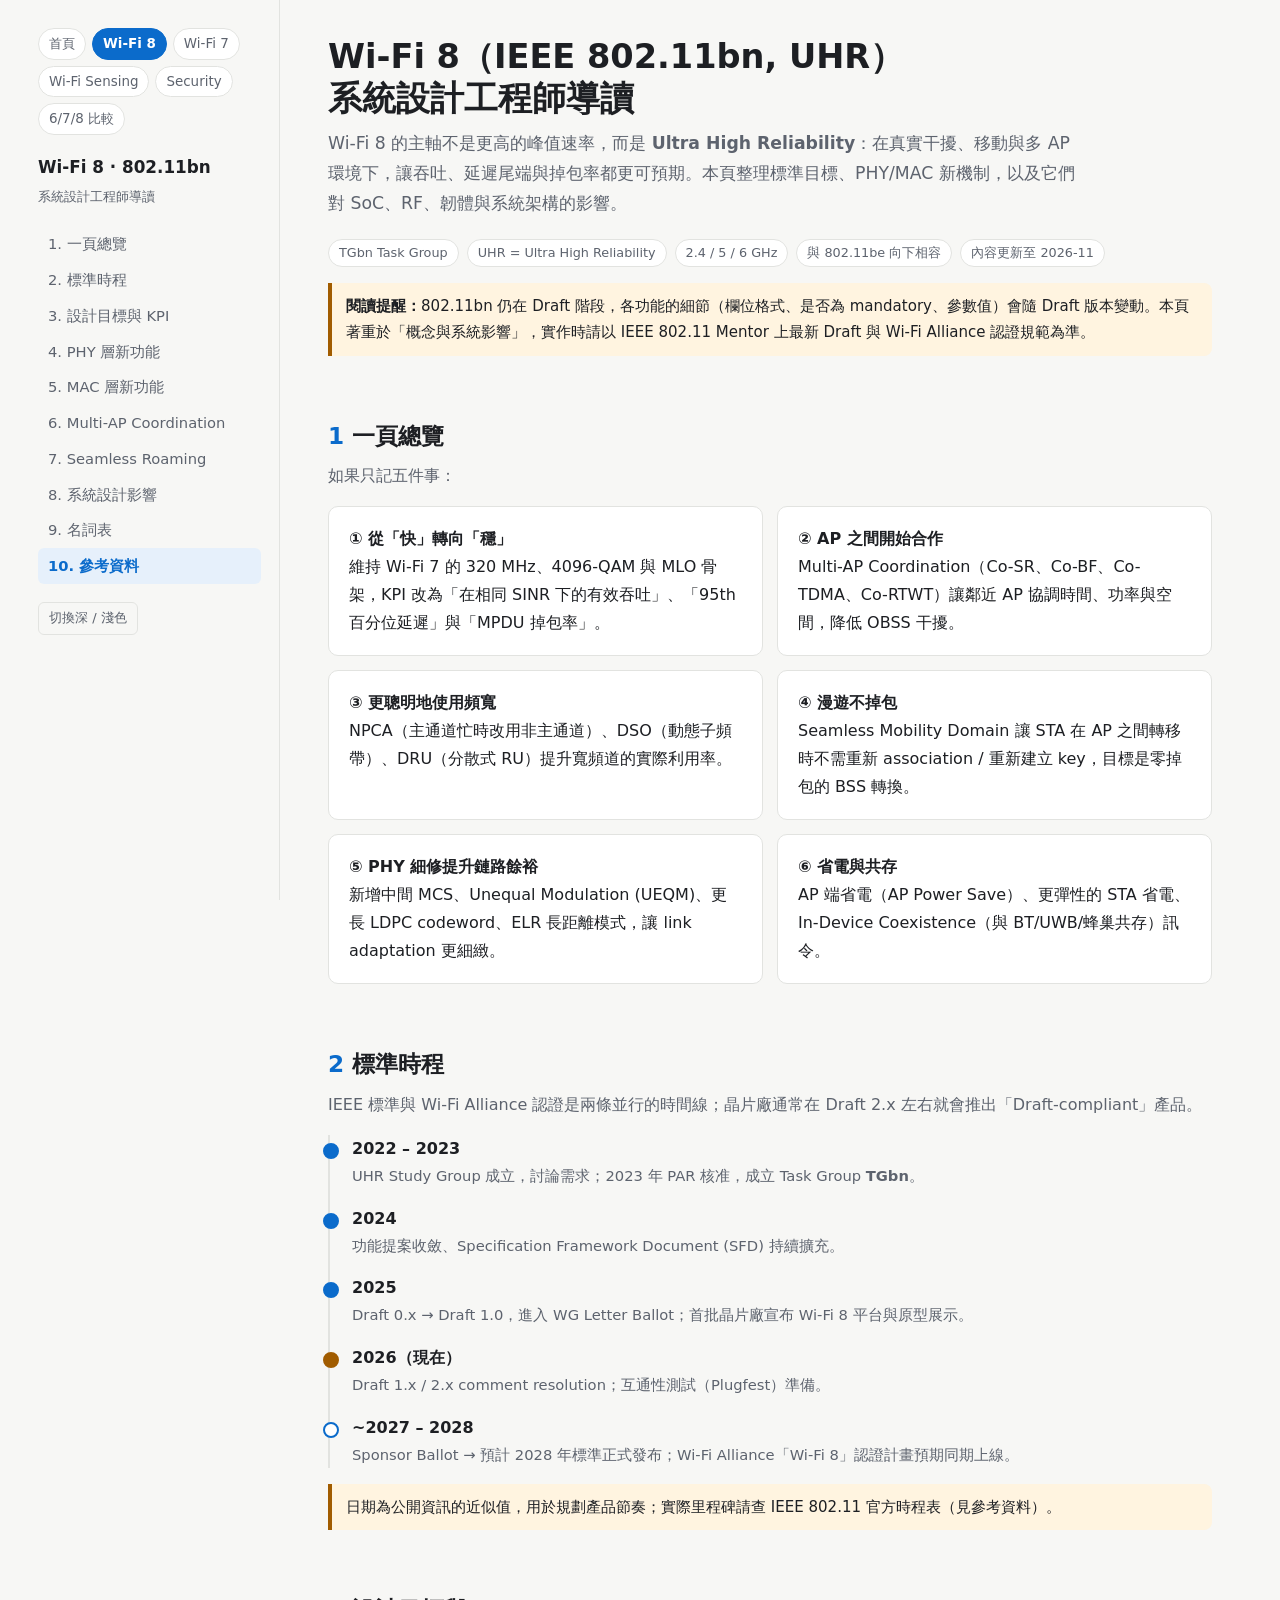
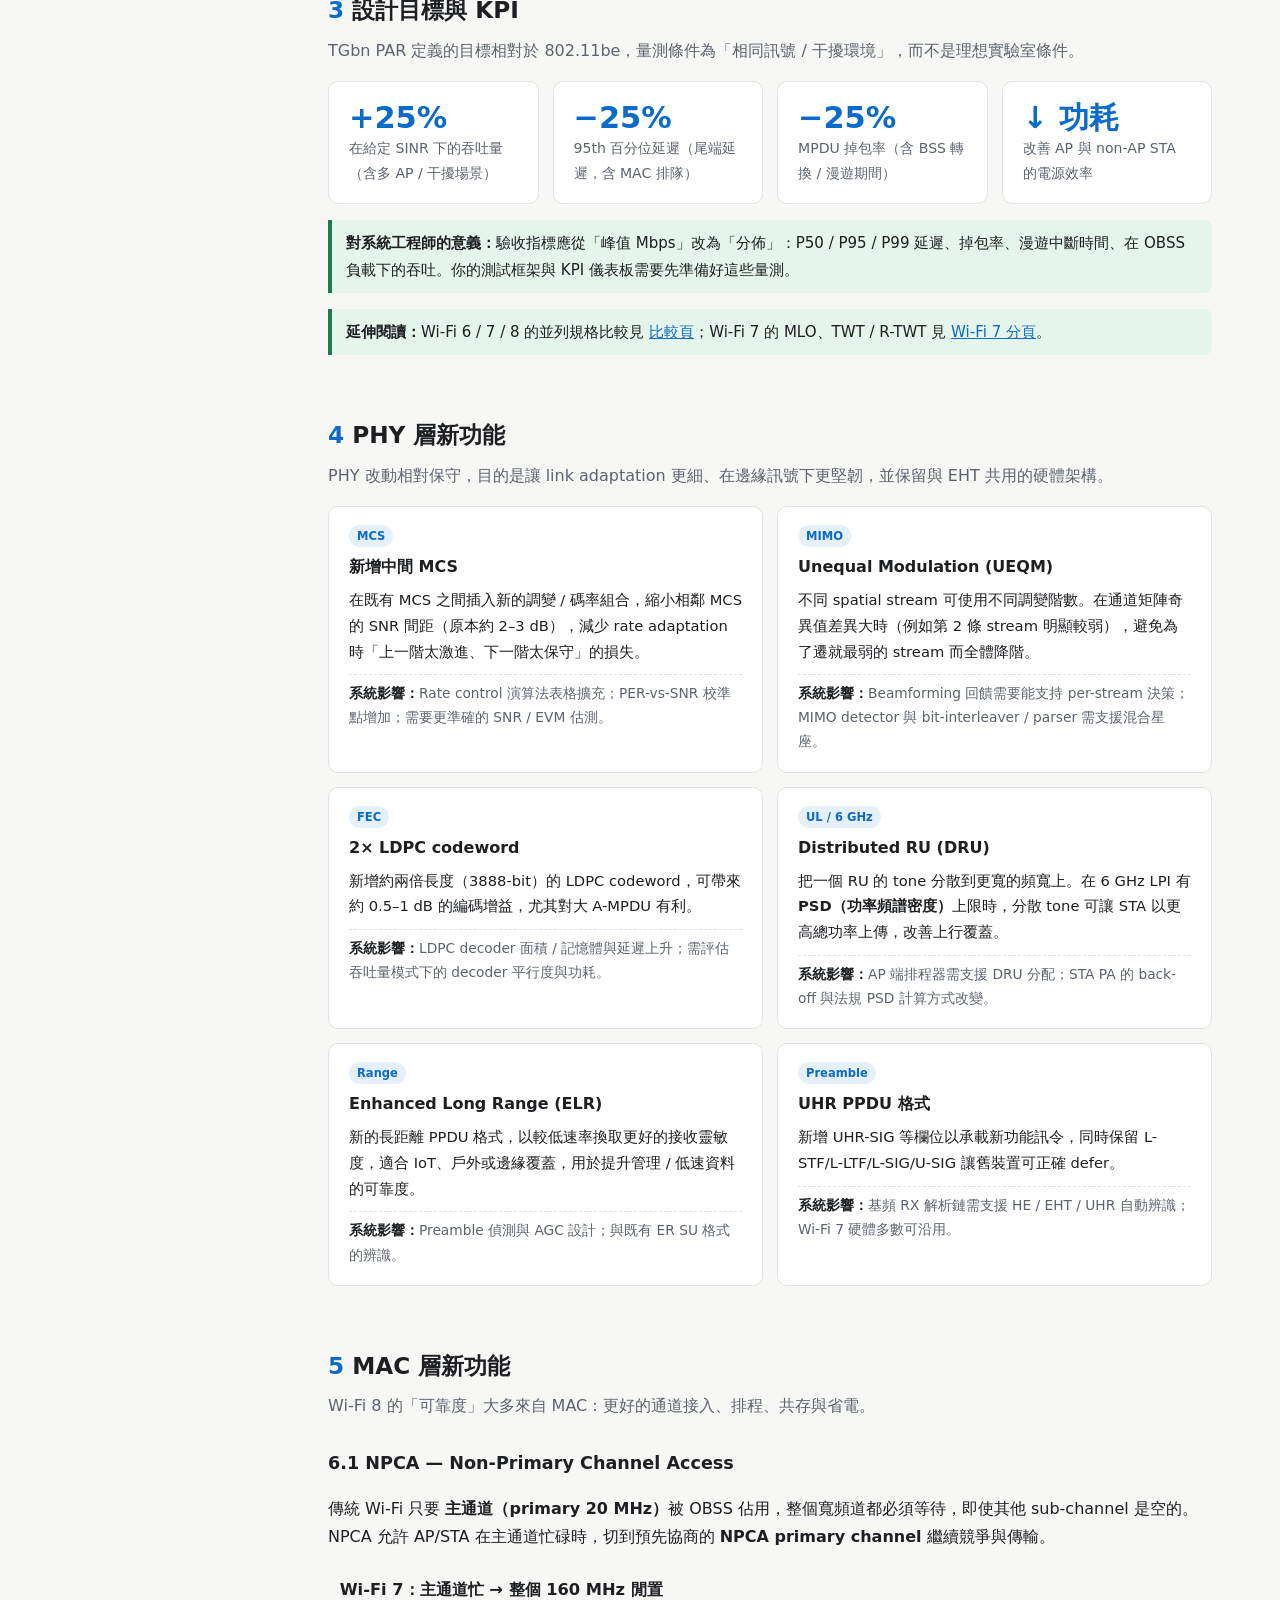
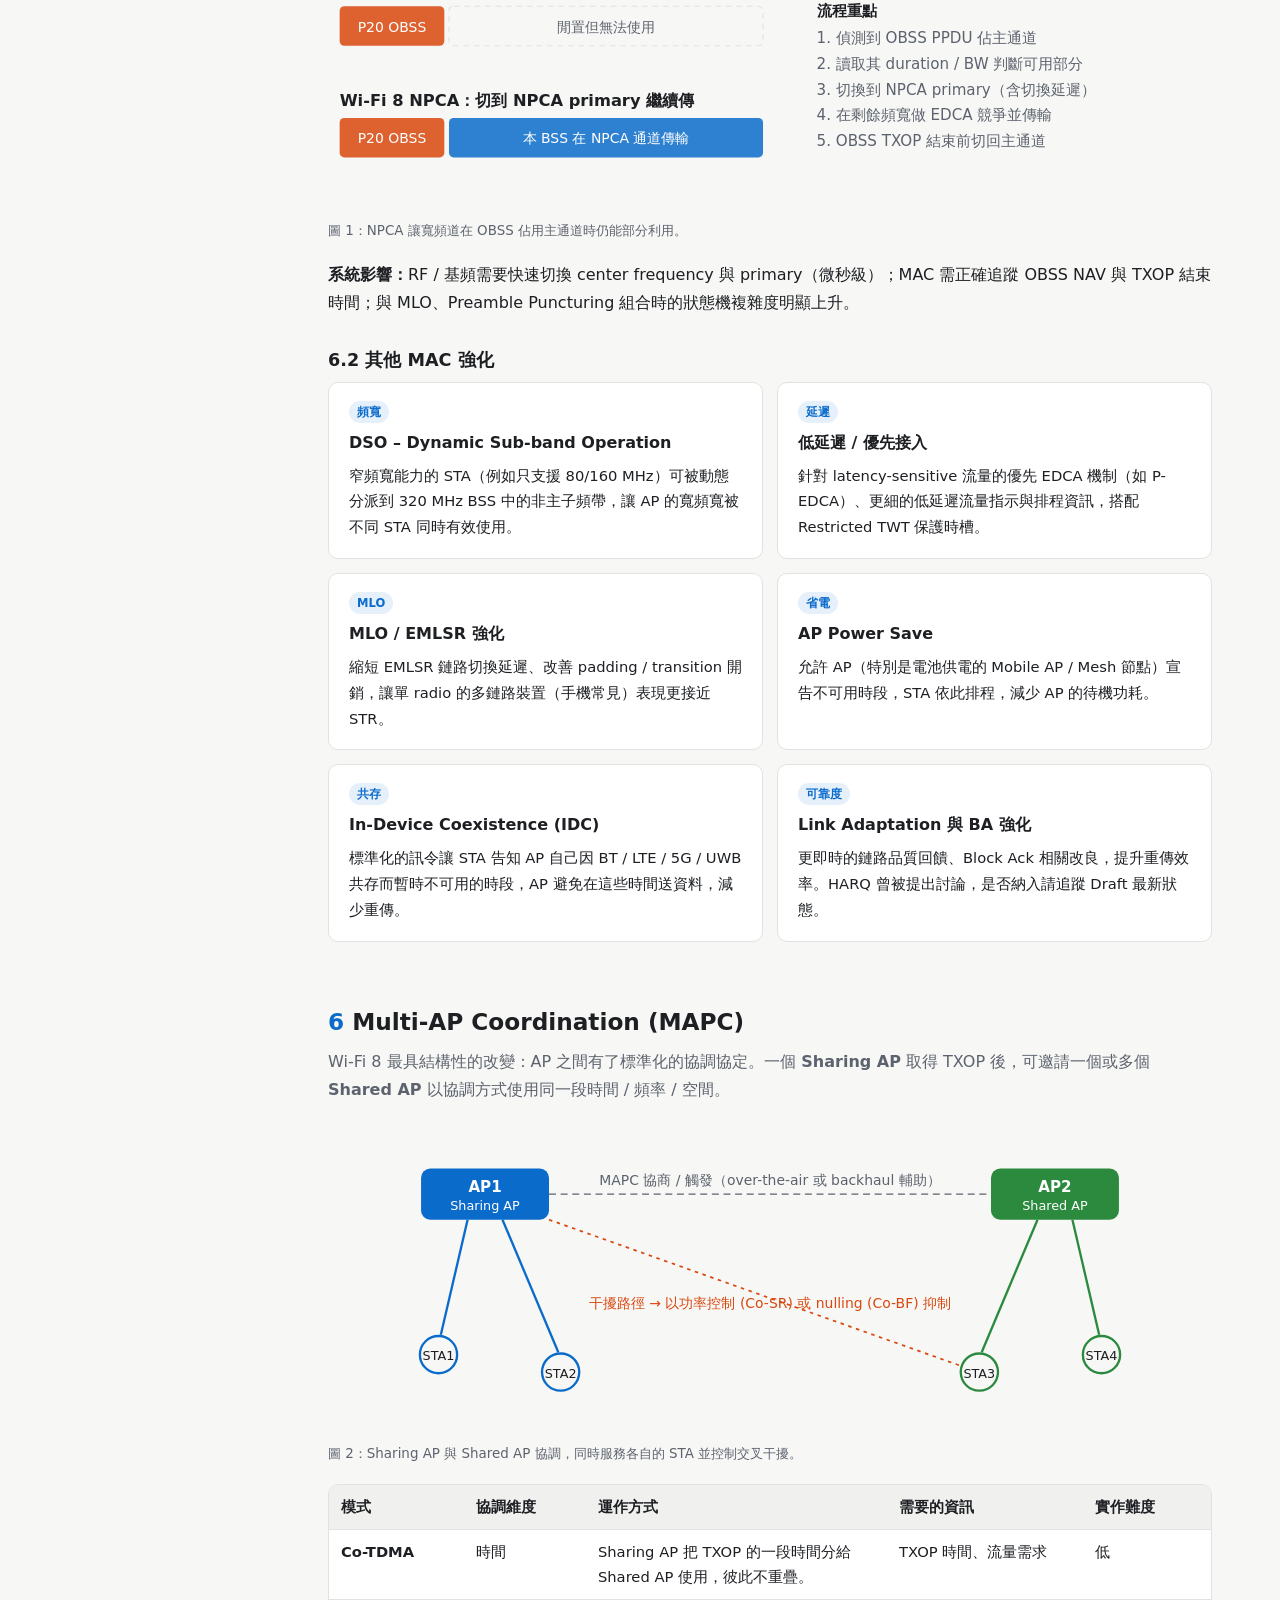
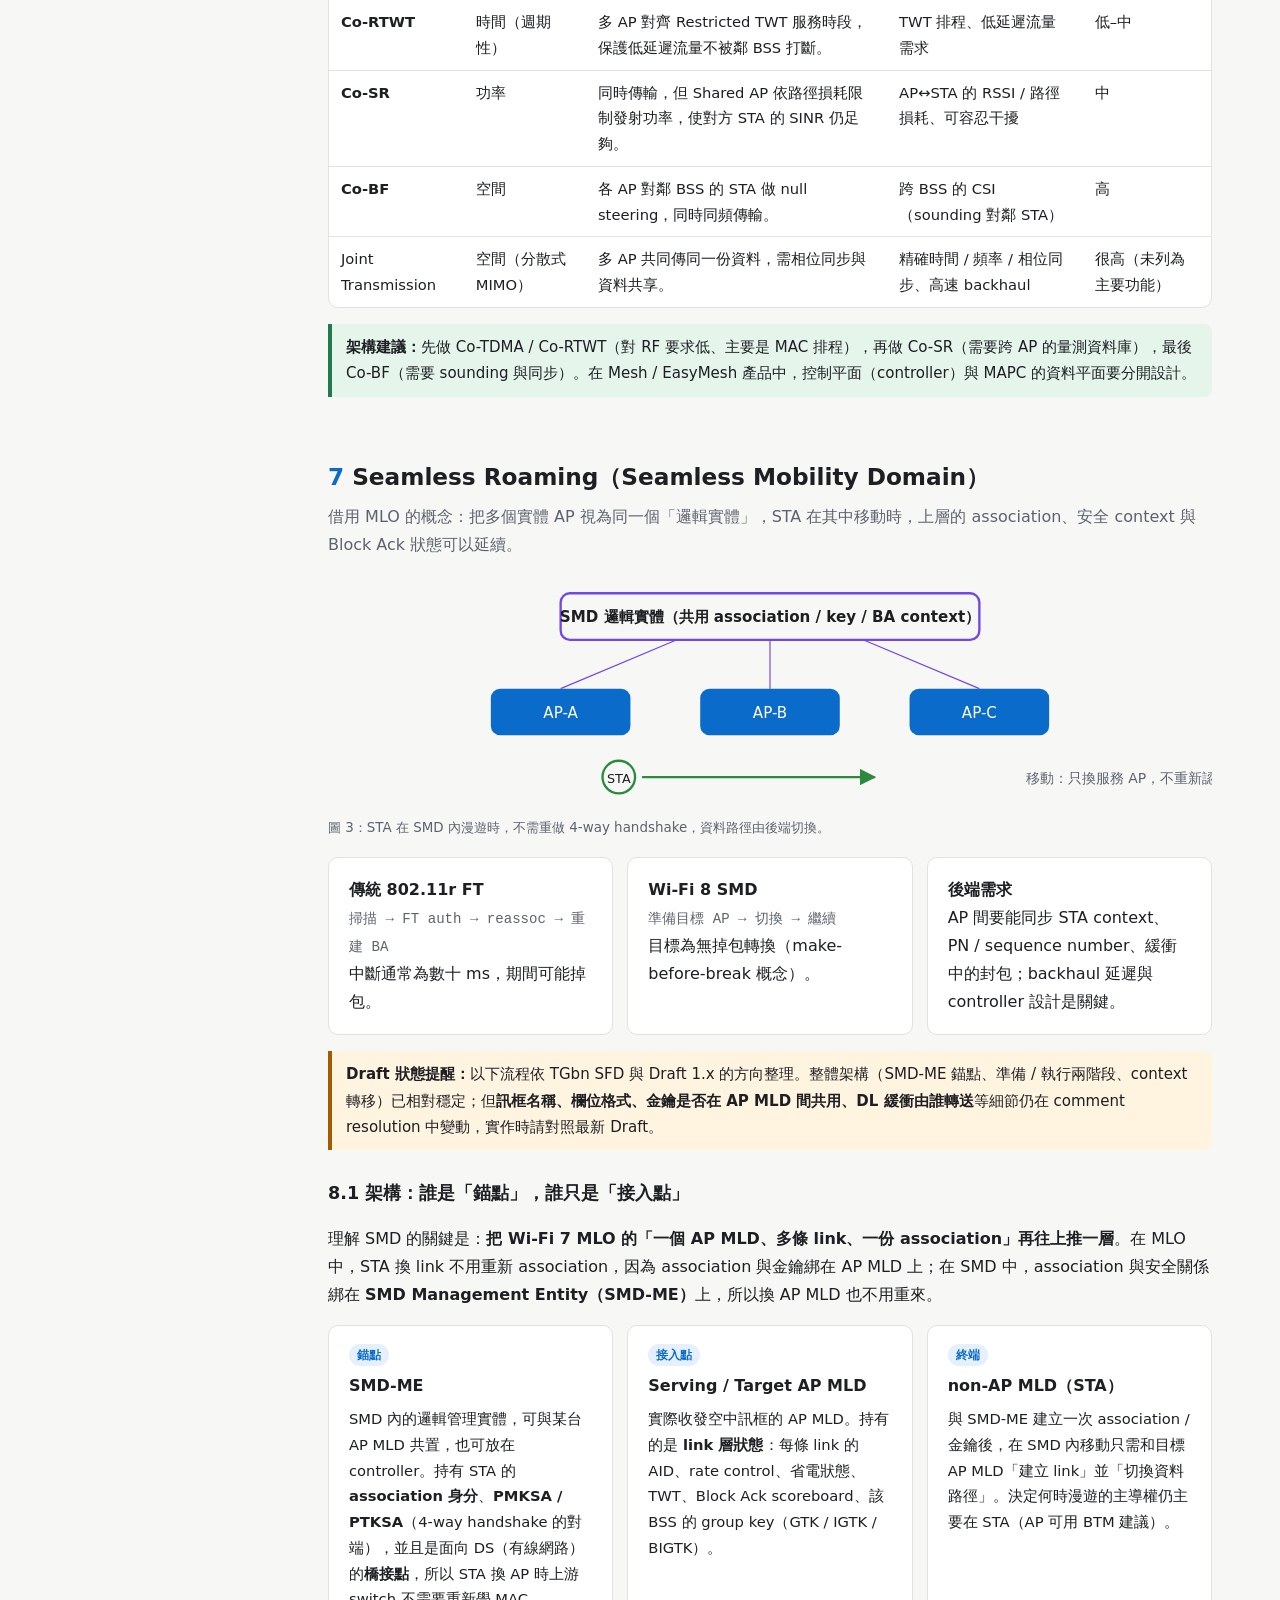
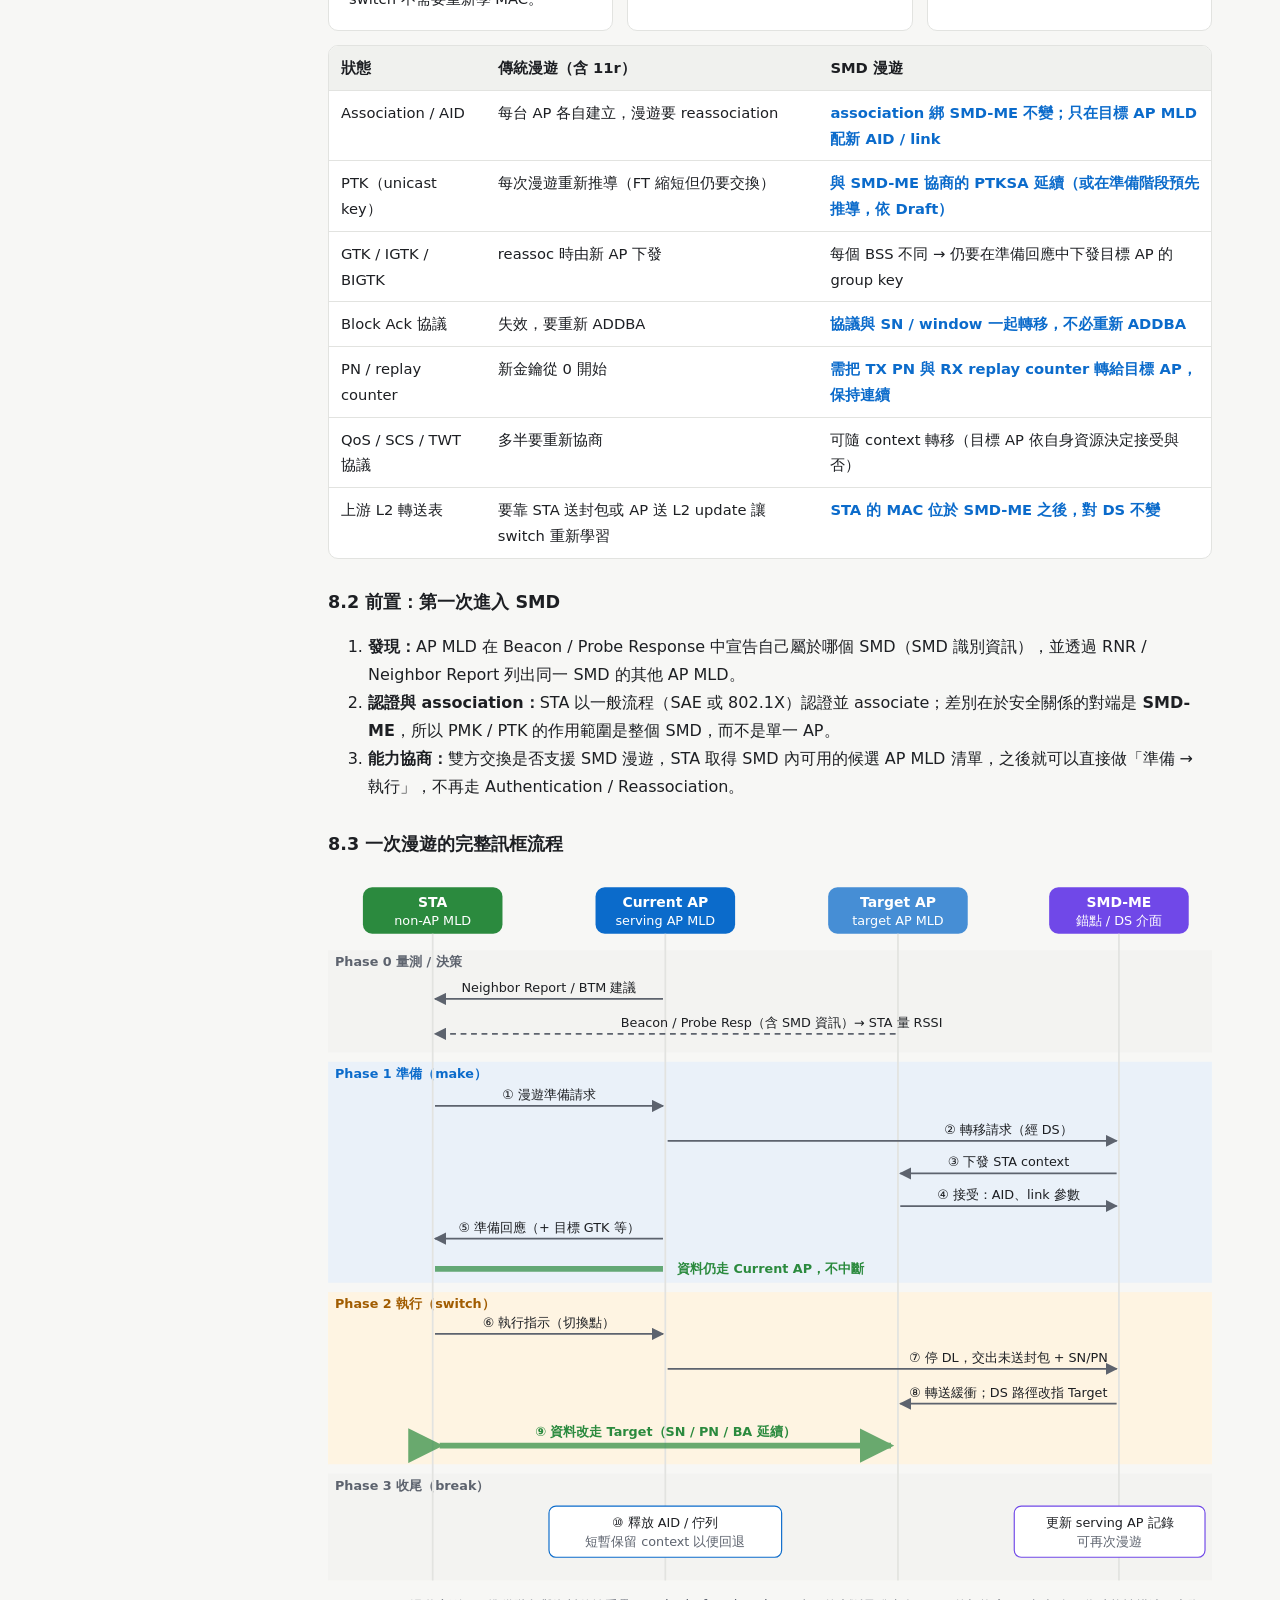
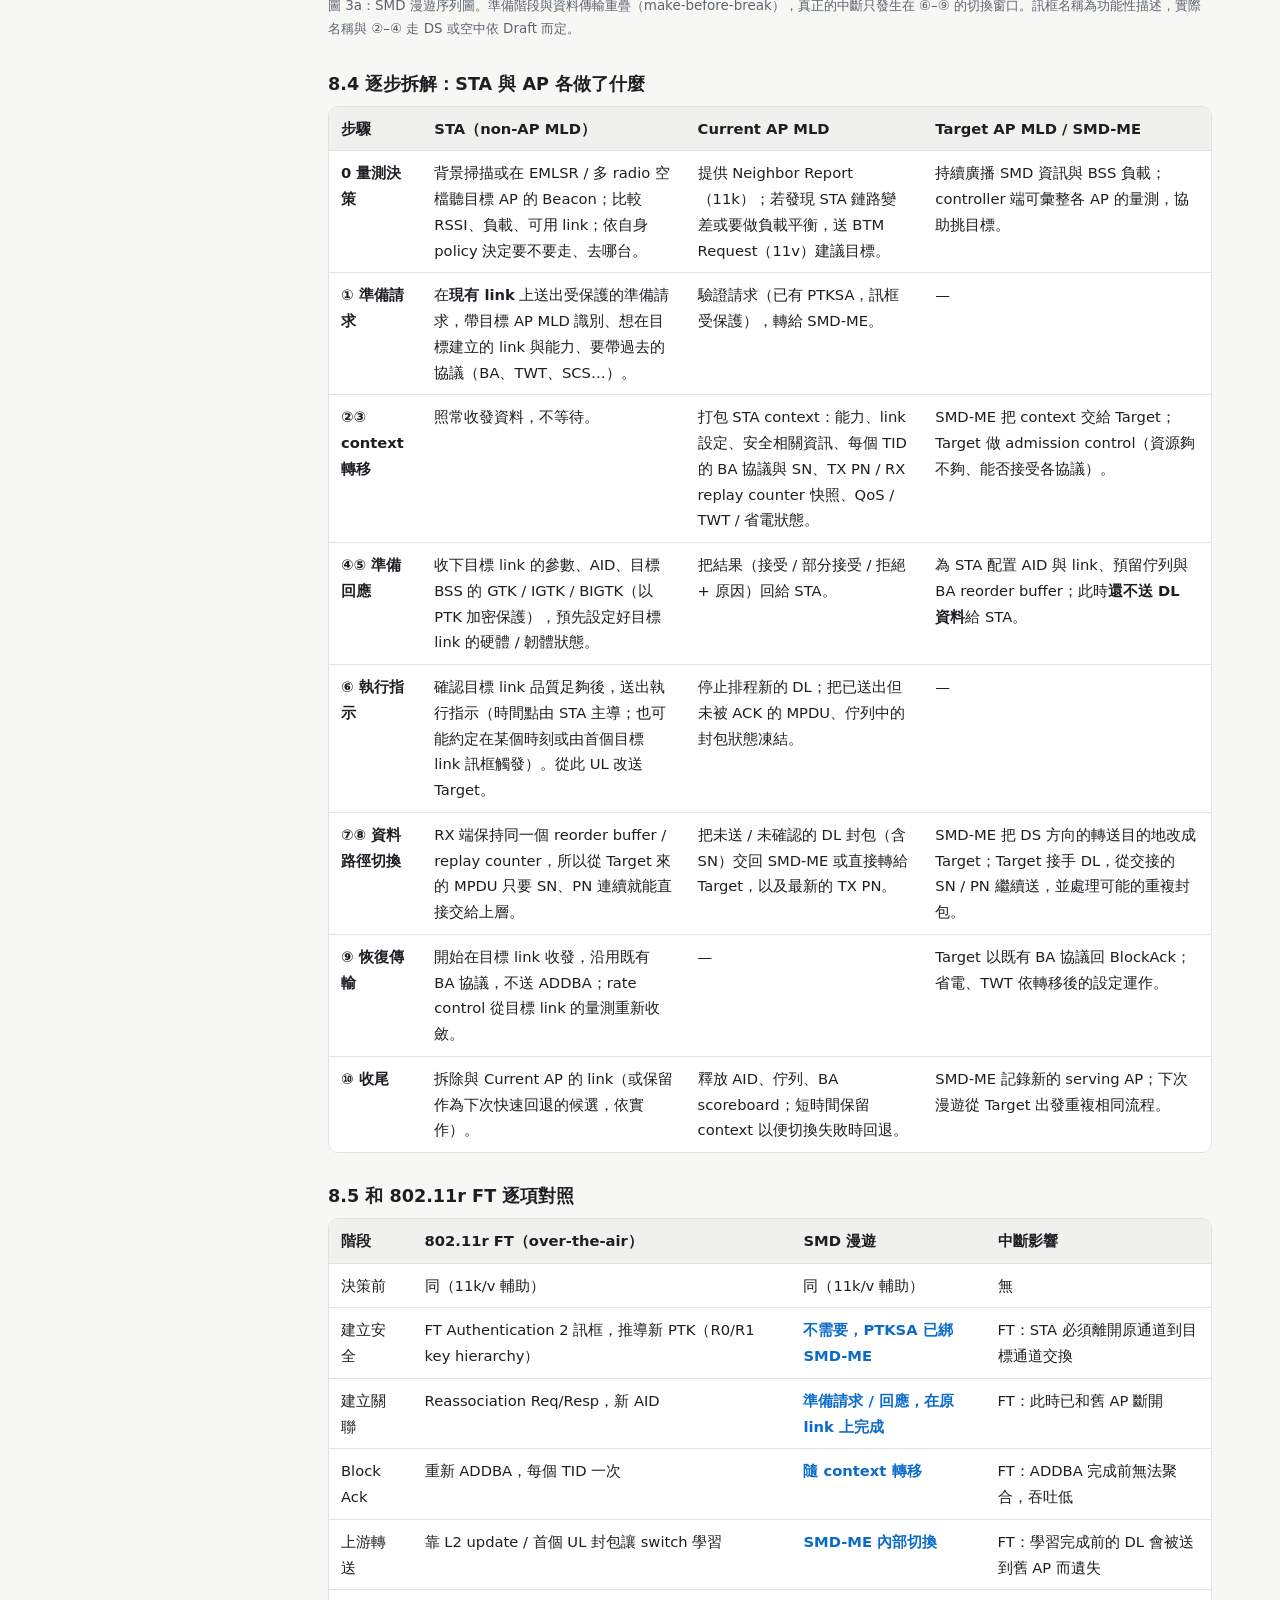
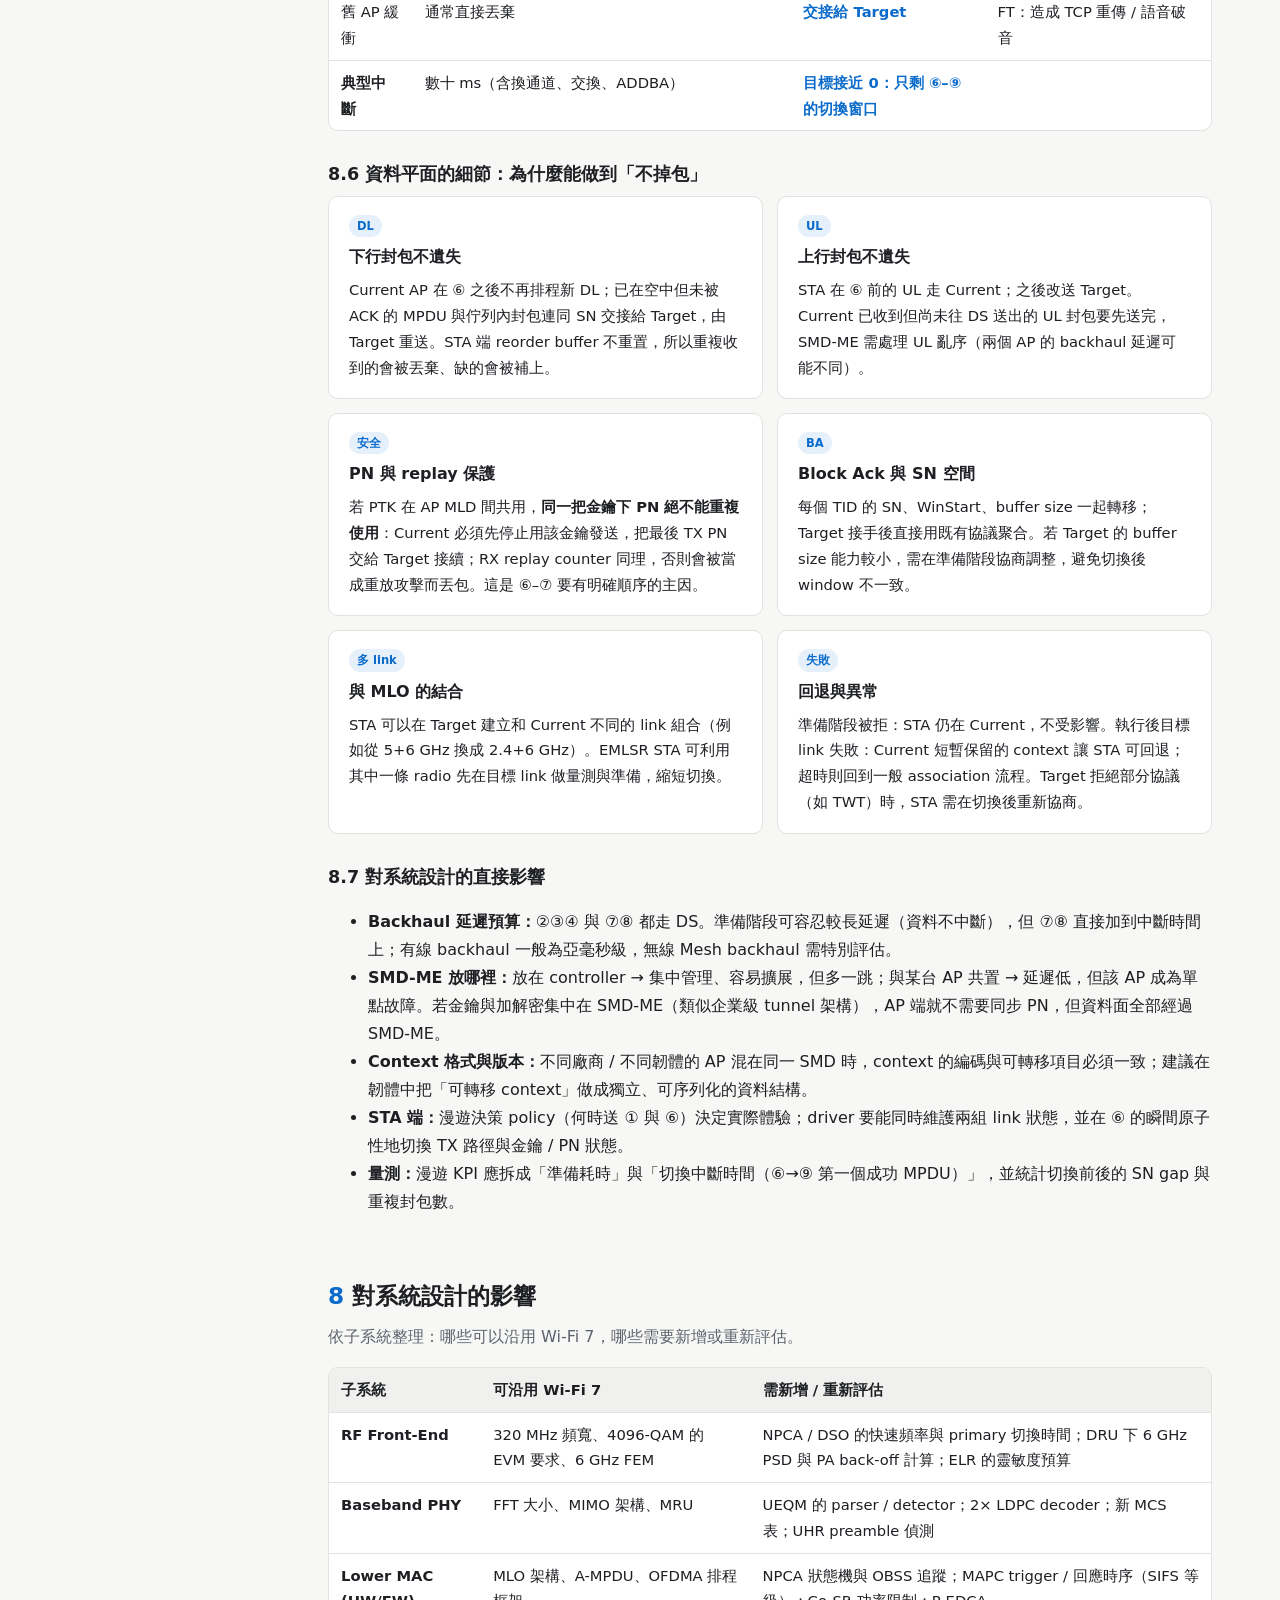
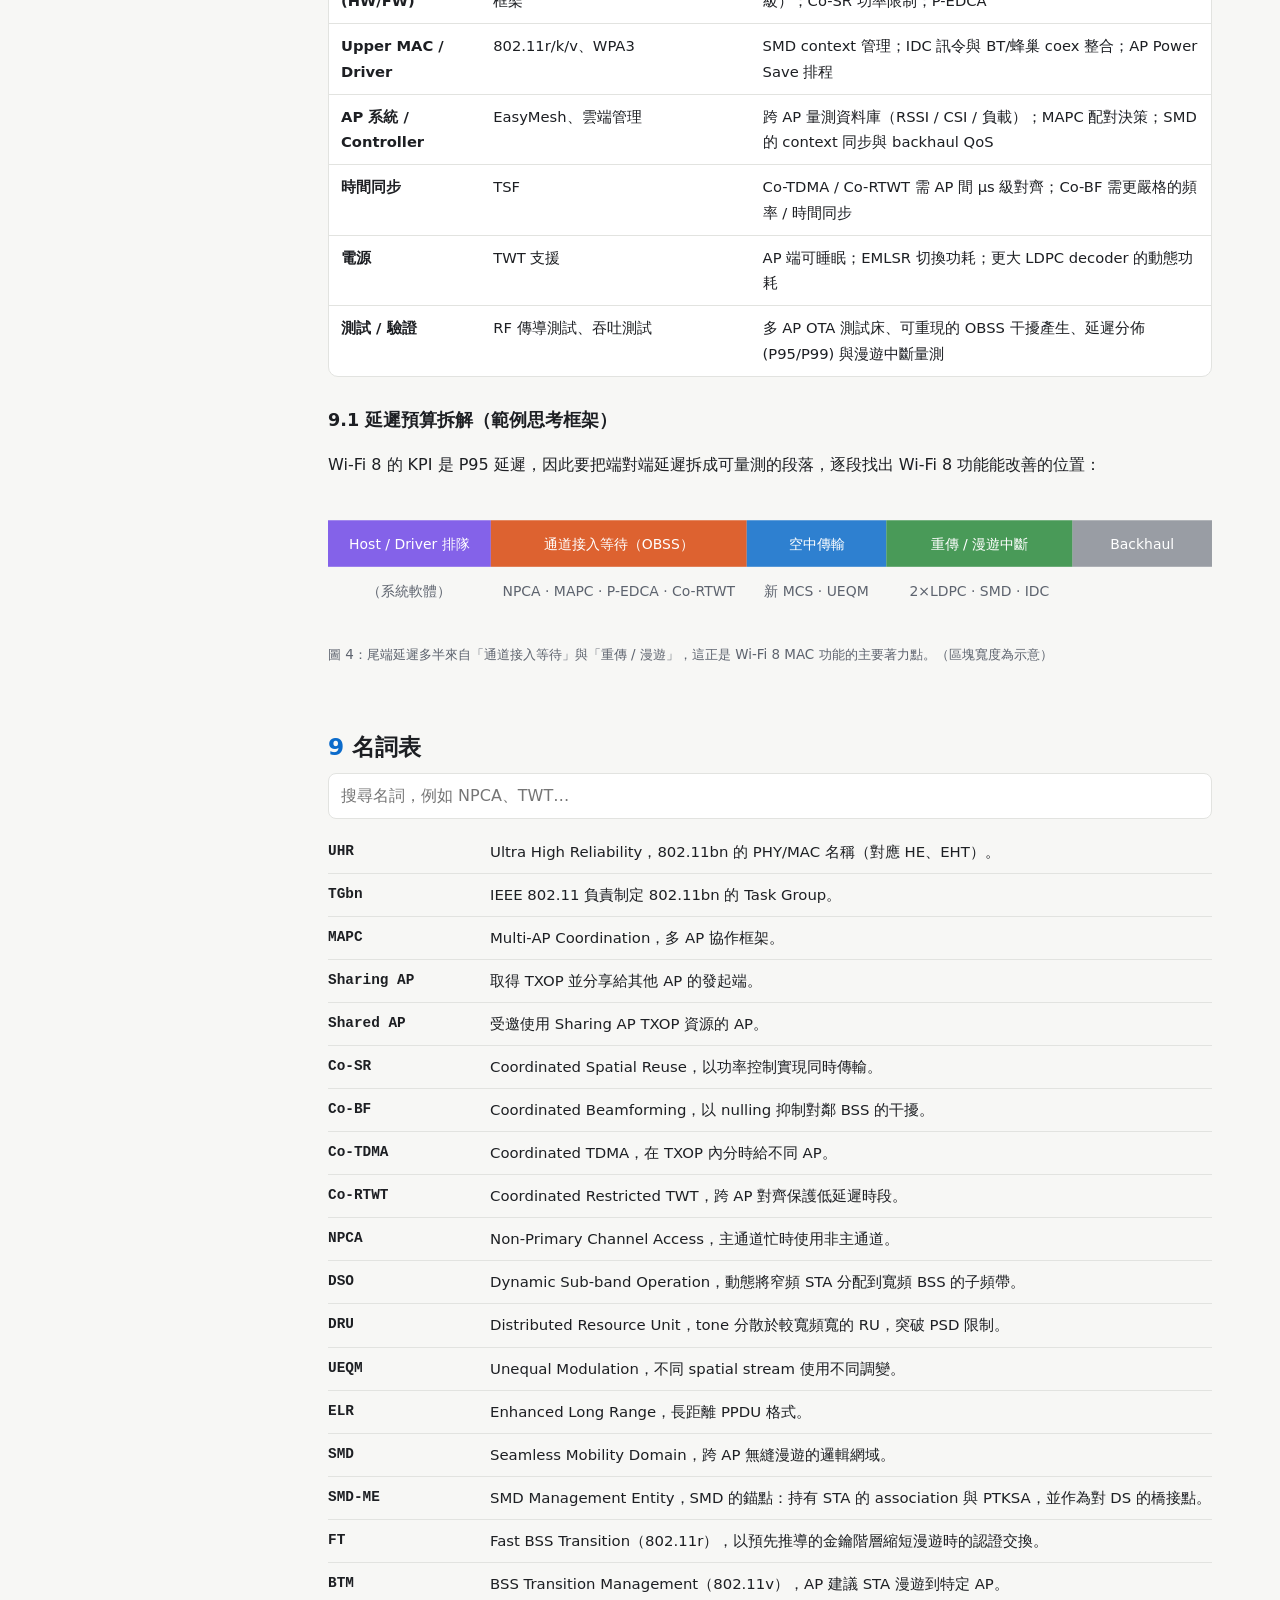
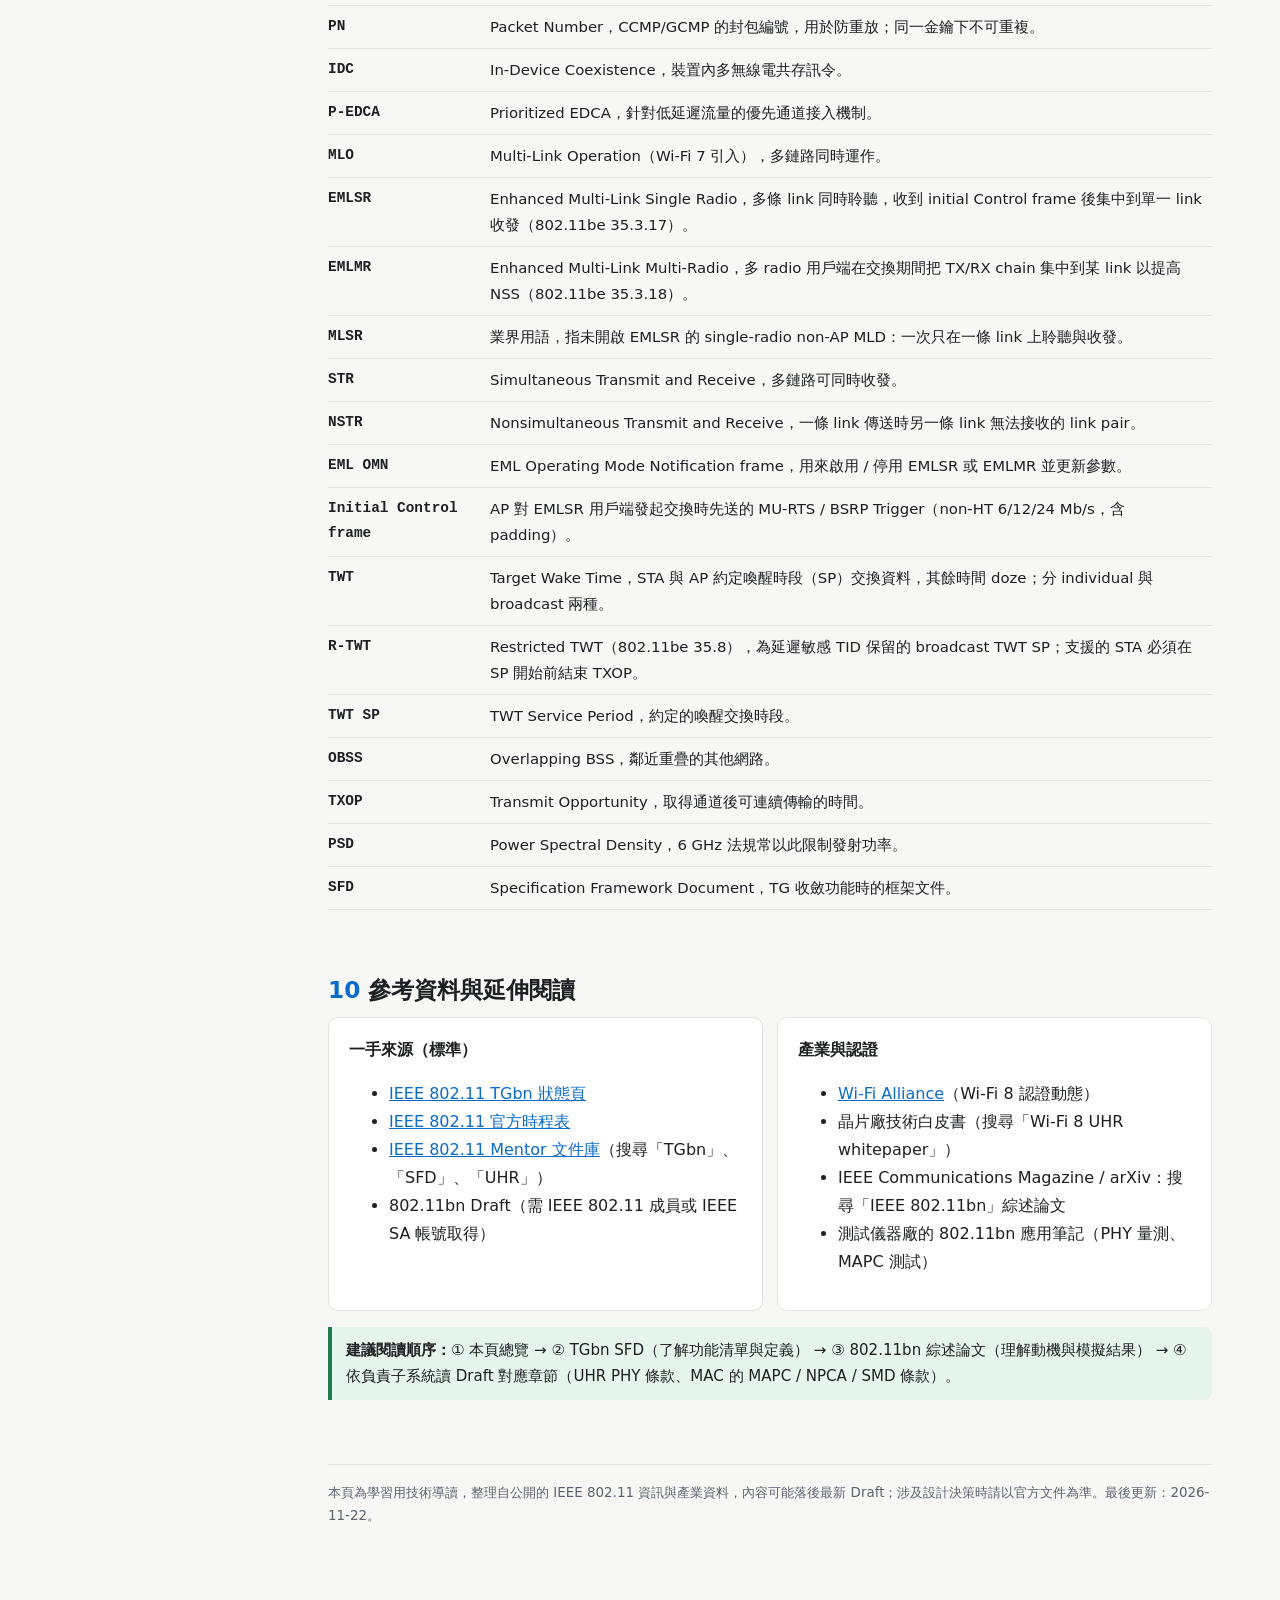
<file: wifi8.html>
<!doctype html>
<html lang="zh-Hant">
<head>
<meta charset="utf-8">
<meta name="viewport" content="width=device-width, initial-scale=1">
<title>Wi-Fi 8 系統設計手冊</title>
<meta name="description" content="IEEE 802.11bn (UHR, Wi-Fi 8) 給系統設計工程師的技術導讀">
<script>(function(){var t=null;try{t=new URLSearchParams(location.search).get("theme")}catch(e){}if(t!=="dark"&&t!=="light"){try{t=localStorage.getItem("wifi8-theme")}catch(e){}}if(t==="dark"||t==="light")document.documentElement.setAttribute("data-theme",t)})();</script>
<link rel="stylesheet" href="assets/site.css">
</head>
<body>
<div class="layout">
<nav class="toc" id="toc">
  <div class="sitenav"><a href="index.html">首頁</a><a href="wifi8.html" class="cur" aria-current="page">Wi-Fi 8</a><a href="wifi7.html">Wi-Fi 7</a><a href="wifi-sensing.html">Wi-Fi Sensing</a><a href="security.html">Security</a><a href="compare.html">6/7/8 比較</a></div>
  <div class="brand">Wi-Fi 8 · 802.11bn</div>
  <div class="sub">系統設計工程師導讀</div>
  <button class="menu-btn" id="menuBtn" aria-expanded="false">目錄</button>
  <ol>
    <li><a href="#overview">1. 一頁總覽</a></li>
    <li><a href="#timeline">2. 標準時程</a></li>
    <li><a href="#goals">3. 設計目標與 KPI</a></li>
    <li><a href="#phy">4. PHY 層新功能</a></li>
    <li><a href="#mac">5. MAC 層新功能</a></li>
    <li><a href="#multiap">6. Multi-AP Coordination</a></li>
    <li><a href="#mobility">7. Seamless Roaming</a></li>
    <li><a href="#syseng">8. 系統設計影響</a></li>
    <li><a href="#glossary">9. 名詞表</a></li>
    <li><a href="#refs">10. 參考資料</a></li>
  </ol>
  <button class="theme-btn" id="themeBtn">切換深 / 淺色</button>
</nav>

<main>
<header class="hero">
  <h1>Wi-Fi 8（IEEE 802.11bn, UHR）<br>系統設計工程師導讀</h1>
  <p class="lead">Wi-Fi 8 的主軸不是更高的峰值速率，而是 <b>Ultra High Reliability</b>：在真實干擾、移動與多 AP 環境下，讓吞吐、延遲尾端與掉包率都更可預期。本頁整理標準目標、PHY/MAC 新機制，以及它們對 SoC、RF、韌體與系統架構的影響。</p>
  <div class="chips">
    <span class="chip">TGbn Task Group</span><span class="chip">UHR = Ultra High Reliability</span>
    <span class="chip">2.4 / 5 / 6 GHz</span><span class="chip">與 802.11be 向下相容</span><span class="chip">內容更新至 2026-11</span>
  </div>
  <div class="note"><b>閱讀提醒：</b>802.11bn 仍在 Draft 階段，各功能的細節（欄位格式、是否為 mandatory、參數值）會隨 Draft 版本變動。本頁著重於「概念與系統影響」，實作時請以 IEEE 802.11 Mentor 上最新 Draft 與 Wi-Fi Alliance 認證規範為準。</div>
</header>

<section id="overview">
  <h2><span class="num">1</span>一頁總覽</h2>
  <p class="intro">如果只記五件事：</p>
  <div class="grid g2">
    <div class="card"><b>① 從「快」轉向「穩」</b><br>維持 Wi-Fi 7 的 320 MHz、4096-QAM 與 MLO 骨架，KPI 改為「在相同 SINR 下的有效吞吐」、「95th 百分位延遲」與「MPDU 掉包率」。</div>
    <div class="card"><b>② AP 之間開始合作</b><br>Multi-AP Coordination（Co-SR、Co-BF、Co-TDMA、Co-RTWT）讓鄰近 AP 協調時間、功率與空間，降低 OBSS 干擾。</div>
    <div class="card"><b>③ 更聰明地使用頻寬</b><br>NPCA（主通道忙時改用非主通道）、DSO（動態子頻帶）、DRU（分散式 RU）提升寬頻道的實際利用率。</div>
    <div class="card"><b>④ 漫遊不掉包</b><br>Seamless Mobility Domain 讓 STA 在 AP 之間轉移時不需重新 association / 重新建立 key，目標是零掉包的 BSS 轉換。</div>
    <div class="card"><b>⑤ PHY 細修提升鏈路餘裕</b><br>新增中間 MCS、Unequal Modulation (UEQM)、更長 LDPC codeword、ELR 長距離模式，讓 link adaptation 更細緻。</div>
    <div class="card"><b>⑥ 省電與共存</b><br>AP 端省電（AP Power Save）、更彈性的 STA 省電、In-Device Coexistence（與 BT/UWB/蜂巢共存）訊令。</div>
  </div>
</section>

<section id="timeline">
  <h2><span class="num">2</span>標準時程</h2>
  <p class="intro">IEEE 標準與 Wi-Fi Alliance 認證是兩條並行的時間線；晶片廠通常在 Draft 2.x 左右就會推出「Draft-compliant」產品。</p>
  <div class="timeline">
    <div class="ev done"><span class="d">2022 – 2023</span><div class="t">UHR Study Group 成立，討論需求；2023 年 PAR 核准，成立 Task Group <b>TGbn</b>。</div></div>
    <div class="ev done"><span class="d">2024</span><div class="t">功能提案收斂、Specification Framework Document (SFD) 持續擴充。</div></div>
    <div class="ev done"><span class="d">2025</span><div class="t">Draft 0.x → Draft 1.0，進入 WG Letter Ballot；首批晶片廠宣布 Wi-Fi 8 平台與原型展示。</div></div>
    <div class="ev now"><span class="d">2026（現在）</span><div class="t">Draft 1.x / 2.x comment resolution；互通性測試（Plugfest）準備。</div></div>
    <div class="ev"><span class="d">~2027 – 2028</span><div class="t">Sponsor Ballot → 預計 2028 年標準正式發布；Wi-Fi Alliance「Wi-Fi 8」認證計畫預期同期上線。</div></div>
  </div>
  <div class="note">日期為公開資訊的近似值，用於規劃產品節奏；實際里程碑請查 IEEE 802.11 官方時程表（見參考資料）。</div>
</section>

<section id="goals">
  <h2><span class="num">3</span>設計目標與 KPI</h2>
  <p class="intro">TGbn PAR 定義的目標相對於 802.11be，量測條件為「相同訊號 / 干擾環境」，而不是理想實驗室條件。</p>
  <div class="grid g4">
    <div class="card kpi"><div class="v">+25%</div><div class="l">在給定 SINR 下的吞吐量（含多 AP / 干擾場景）</div></div>
    <div class="card kpi"><div class="v">−25%</div><div class="l">95th 百分位延遲（尾端延遲，含 MAC 排隊）</div></div>
    <div class="card kpi"><div class="v">−25%</div><div class="l">MPDU 掉包率（含 BSS 轉換 / 漫遊期間）</div></div>
    <div class="card kpi"><div class="v">↓ 功耗</div><div class="l">改善 AP 與 non-AP STA 的電源效率</div></div>
  </div>
  <div class="tip"><b>對系統工程師的意義：</b>驗收指標應從「峰值 Mbps」改為「分佈」：P50 / P95 / P99 延遲、掉包率、漫遊中斷時間、在 OBSS 負載下的吞吐。你的測試框架與 KPI 儀表板需要先準備好這些量測。</div>
  <div class="tip"><b>延伸閱讀：</b>Wi-Fi 6 / 7 / 8 的並列規格比較見 <a href="compare.html">比較頁</a>；Wi-Fi 7 的 MLO、TWT / R-TWT 見 <a href="wifi7.html#mlo">Wi-Fi 7 分頁</a>。</div>
</section>

<section id="phy">
  <h2><span class="num">4</span>PHY 層新功能</h2>
  <p class="intro">PHY 改動相對保守，目的是讓 link adaptation 更細、在邊緣訊號下更堅韌，並保留與 EHT 共用的硬體架構。</p>
  <div class="grid g2">
    <div class="card feat"><span class="tag">MCS</span><h4>新增中間 MCS</h4>
      <p>在既有 MCS 之間插入新的調變 / 碼率組合，縮小相鄰 MCS 的 SNR 間距（原本約 2–3 dB），減少 rate adaptation 時「上一階太激進、下一階太保守」的損失。</p>
      <div class="sys"><b>系統影響：</b>Rate control 演算法表格擴充；PER-vs-SNR 校準點增加；需要更準確的 SNR / EVM 估測。</div></div>
    <div class="card feat"><span class="tag">MIMO</span><h4>Unequal Modulation (UEQM)</h4>
      <p>不同 spatial stream 可使用不同調變階數。在通道矩陣奇異值差異大時（例如第 2 條 stream 明顯較弱），避免為了遷就最弱的 stream 而全體降階。</p>
      <div class="sys"><b>系統影響：</b>Beamforming 回饋需要能支持 per-stream 決策；MIMO detector 與 bit-interleaver / parser 需支援混合星座。</div></div>
    <div class="card feat"><span class="tag">FEC</span><h4>2× LDPC codeword</h4>
      <p>新增約兩倍長度（3888-bit）的 LDPC codeword，可帶來約 0.5–1 dB 的編碼增益，尤其對大 A-MPDU 有利。</p>
      <div class="sys"><b>系統影響：</b>LDPC decoder 面積 / 記憶體與延遲上升；需評估吞吐量模式下的 decoder 平行度與功耗。</div></div>
    <div class="card feat"><span class="tag">UL / 6 GHz</span><h4>Distributed RU (DRU)</h4>
      <p>把一個 RU 的 tone 分散到更寬的頻寬上。在 6 GHz LPI 有 <b>PSD（功率頻譜密度）</b>上限時，分散 tone 可讓 STA 以更高總功率上傳，改善上行覆蓋。</p>
      <div class="sys"><b>系統影響：</b>AP 端排程器需支援 DRU 分配；STA PA 的 back-off 與法規 PSD 計算方式改變。</div></div>
    <div class="card feat"><span class="tag">Range</span><h4>Enhanced Long Range (ELR)</h4>
      <p>新的長距離 PPDU 格式，以較低速率換取更好的接收靈敏度，適合 IoT、戶外或邊緣覆蓋，用於提升管理 / 低速資料的可靠度。</p>
      <div class="sys"><b>系統影響：</b>Preamble 偵測與 AGC 設計；與既有 ER SU 格式的辨識。</div></div>
    <div class="card feat"><span class="tag">Preamble</span><h4>UHR PPDU 格式</h4>
      <p>新增 UHR-SIG 等欄位以承載新功能訊令，同時保留 L-STF/L-LTF/L-SIG/U-SIG 讓舊裝置可正確 defer。</p>
      <div class="sys"><b>系統影響：</b>基頻 RX 解析鏈需支援 HE / EHT / UHR 自動辨識；Wi-Fi 7 硬體多數可沿用。</div></div>
  </div>
</section>

<section id="mac">
  <h2><span class="num">5</span>MAC 層新功能</h2>
  <p class="intro">Wi-Fi 8 的「可靠度」大多來自 MAC：更好的通道接入、排程、共存與省電。</p>

  <h3>6.1 NPCA — Non-Primary Channel Access</h3>
  <p>傳統 Wi-Fi 只要 <b>主通道（primary 20 MHz）</b>被 OBSS 佔用，整個寬頻道都必須等待，即使其他 sub-channel 是空的。NPCA 允許 AP/STA 在主通道忙碌時，切到預先協商的 <b>NPCA primary channel</b> 繼續競爭與傳輸。</p>
  <figure>
    <svg viewBox="0 0 760 210" role="img" aria-label="NPCA 示意：主通道被 OBSS 佔用時改用非主通道傳輸">
      <text x="10" y="22" font-size="14" font-weight="700">Wi-Fi 7：主通道忙 → 整個 160 MHz 閒置</text>
      <g transform="translate(10,32)">
        <rect x="0" y="0" width="90" height="34" rx="4" fill="var(--c2)" opacity=".85"/>
        <text x="45" y="22" font-size="12" text-anchor="middle" fill="#fff" style="fill:#fff">P20 OBSS</text>
        <rect x="94" y="0" width="270" height="34" rx="4" fill="none" stroke="var(--line)" stroke-dasharray="5 4"/>
        <text x="229" y="22" font-size="12" text-anchor="middle" class="muted">閒置但無法使用</text>
      </g>
      <text x="10" y="118" font-size="14" font-weight="700">Wi-Fi 8 NPCA：切到 NPCA primary 繼續傳</text>
      <g transform="translate(10,128)">
        <rect x="0" y="0" width="90" height="34" rx="4" fill="var(--c2)" opacity=".85"/>
        <text x="45" y="22" font-size="12" text-anchor="middle" style="fill:#fff">P20 OBSS</text>
        <rect x="94" y="0" width="270" height="34" rx="4" fill="var(--c1)" opacity=".85"/>
        <text x="229" y="22" font-size="12" text-anchor="middle" style="fill:#fff">本 BSS 在 NPCA 通道傳輸</text>
      </g>
      <g transform="translate(420,40)" font-size="13">
        <text x="0" y="0" font-weight="700">流程重點</text>
        <text x="0" y="24" class="muted">1. 偵測到 OBSS PPDU 佔主通道</text>
        <text x="0" y="46" class="muted">2. 讀取其 duration / BW 判斷可用部分</text>
        <text x="0" y="68" class="muted">3. 切換到 NPCA primary（含切換延遲）</text>
        <text x="0" y="90" class="muted">4. 在剩餘頻寬做 EDCA 競爭並傳輸</text>
        <text x="0" y="112" class="muted">5. OBSS TXOP 結束前切回主通道</text>
      </g>
    </svg>
    <figcaption>圖 1：NPCA 讓寬頻道在 OBSS 佔用主通道時仍能部分利用。</figcaption>
  </figure>
  <p><b>系統影響：</b>RF / 基頻需要快速切換 center frequency 與 primary（微秒級）；MAC 需正確追蹤 OBSS NAV 與 TXOP 結束時間；與 MLO、Preamble Puncturing 組合時的狀態機複雜度明顯上升。</p>

  <h3>6.2 其他 MAC 強化</h3>
  <div class="grid g2">
    <div class="card feat"><span class="tag">頻寬</span><h4>DSO – Dynamic Sub-band Operation</h4>
      <p>窄頻寬能力的 STA（例如只支援 80/160 MHz）可被動態分派到 320 MHz BSS 中的非主子頻帶，讓 AP 的寬頻寬被不同 STA 同時有效使用。</p></div>
    <div class="card feat"><span class="tag">延遲</span><h4>低延遲 / 優先接入</h4>
      <p>針對 latency-sensitive 流量的優先 EDCA 機制（如 P-EDCA）、更細的低延遲流量指示與排程資訊，搭配 Restricted TWT 保護時槽。</p></div>
    <div class="card feat"><span class="tag">MLO</span><h4>MLO / EMLSR 強化</h4>
      <p>縮短 EMLSR 鏈路切換延遲、改善 padding / transition 開銷，讓單 radio 的多鏈路裝置（手機常見）表現更接近 STR。</p></div>
    <div class="card feat"><span class="tag">省電</span><h4>AP Power Save</h4>
      <p>允許 AP（特別是電池供電的 Mobile AP / Mesh 節點）宣告不可用時段，STA 依此排程，減少 AP 的待機功耗。</p></div>
    <div class="card feat"><span class="tag">共存</span><h4>In-Device Coexistence (IDC)</h4>
      <p>標準化的訊令讓 STA 告知 AP 自己因 BT / LTE / 5G / UWB 共存而暫時不可用的時段，AP 避免在這些時間送資料，減少重傳。</p></div>
    <div class="card feat"><span class="tag">可靠度</span><h4>Link Adaptation 與 BA 強化</h4>
      <p>更即時的鏈路品質回饋、Block Ack 相關改良，提升重傳效率。HARQ 曾被提出討論，是否納入請追蹤 Draft 最新狀態。</p></div>
  </div>
</section>

<section id="multiap">
  <h2><span class="num">6</span>Multi-AP Coordination (MAPC)</h2>
  <p class="intro">Wi-Fi 8 最具結構性的改變：AP 之間有了標準化的協調協定。一個 <b>Sharing AP</b> 取得 TXOP 後，可邀請一個或多個 <b>Shared AP</b> 以協調方式使用同一段時間 / 頻率 / 空間。</p>
  <figure>
    <svg viewBox="0 0 760 270" role="img" aria-label="Multi-AP 協作四種模式">
      <g font-size="13">
        <!-- AP1 -->
        <rect x="80" y="40" width="110" height="44" rx="8" fill="var(--c1)"/>
        <text x="135" y="60" text-anchor="middle" style="fill:#fff" font-weight="700">AP1</text>
        <text x="135" y="76" text-anchor="middle" style="fill:#fff" font-size="11">Sharing AP</text>
        <!-- AP2 -->
        <rect x="570" y="40" width="110" height="44" rx="8" fill="var(--c3)"/>
        <text x="625" y="60" text-anchor="middle" style="fill:#fff" font-weight="700">AP2</text>
        <text x="625" y="76" text-anchor="middle" style="fill:#fff" font-size="11">Shared AP</text>
        <line x1="190" y1="62" x2="570" y2="62" stroke="var(--muted)" stroke-dasharray="6 4"/>
        <text x="380" y="54" text-anchor="middle" class="muted" font-size="12">MAPC 協商 / 觸發（over-the-air 或 backhaul 輔助）</text>
        <!-- STAs -->
        <circle cx="95" cy="200" r="16" fill="none" stroke="var(--c1)" stroke-width="2"/><text x="95" y="205" text-anchor="middle" font-size="11">STA1</text>
        <circle cx="200" cy="215" r="16" fill="none" stroke="var(--c1)" stroke-width="2"/><text x="200" y="220" text-anchor="middle" font-size="11">STA2</text>
        <circle cx="560" cy="215" r="16" fill="none" stroke="var(--c3)" stroke-width="2"/><text x="560" y="220" text-anchor="middle" font-size="11">STA3</text>
        <circle cx="665" cy="200" r="16" fill="none" stroke="var(--c3)" stroke-width="2"/><text x="665" y="205" text-anchor="middle" font-size="11">STA4</text>
        <line x1="120" y1="84" x2="97" y2="183" stroke="var(--c1)" stroke-width="2"/>
        <line x1="150" y1="84" x2="198" y2="198" stroke="var(--c1)" stroke-width="2"/>
        <line x1="610" y1="84" x2="562" y2="198" stroke="var(--c3)" stroke-width="2"/>
        <line x1="640" y1="84" x2="663" y2="183" stroke="var(--c3)" stroke-width="2"/>
        <!-- interference / null -->
        <line x1="190" y1="84" x2="545" y2="210" stroke="var(--c2)" stroke-width="1.5" stroke-dasharray="3 4"/>
        <text x="380" y="160" text-anchor="middle" font-size="12" style="fill:var(--c2)">干擾路徑 → 以功率控制 (Co-SR) 或 nulling (Co-BF) 抑制</text>
      </g>
    </svg>
    <figcaption>圖 2：Sharing AP 與 Shared AP 協調，同時服務各自的 STA 並控制交叉干擾。</figcaption>
  </figure>

  <div class="tbl-wrap">
  <table>
    <thead><tr><th>模式</th><th>協調維度</th><th>運作方式</th><th>需要的資訊</th><th>實作難度</th></tr></thead>
    <tbody>
      <tr><td><b>Co-TDMA</b></td><td>時間</td><td>Sharing AP 把 TXOP 的一段時間分給 Shared AP 使用，彼此不重疊。</td><td>TXOP 時間、流量需求</td><td>低</td></tr>
      <tr><td><b>Co-RTWT</b></td><td>時間（週期性）</td><td>多 AP 對齊 Restricted TWT 服務時段，保護低延遲流量不被鄰 BSS 打斷。</td><td>TWT 排程、低延遲流量需求</td><td>低–中</td></tr>
      <tr><td><b>Co-SR</b></td><td>功率</td><td>同時傳輸，但 Shared AP 依路徑損耗限制發射功率，使對方 STA 的 SINR 仍足夠。</td><td>AP↔STA 的 RSSI / 路徑損耗、可容忍干擾</td><td>中</td></tr>
      <tr><td><b>Co-BF</b></td><td>空間</td><td>各 AP 對鄰 BSS 的 STA 做 null steering，同時同頻傳輸。</td><td>跨 BSS 的 CSI（sounding 對鄰 STA）</td><td>高</td></tr>
      <tr><td>Joint Transmission</td><td>空間（分散式 MIMO）</td><td>多 AP 共同傳同一份資料，需相位同步與資料共享。</td><td>精確時間 / 頻率 / 相位同步、高速 backhaul</td><td>很高（未列為主要功能）</td></tr>
    </tbody>
  </table>
  </div>
  <div class="tip"><b>架構建議：</b>先做 Co-TDMA / Co-RTWT（對 RF 要求低、主要是 MAC 排程），再做 Co-SR（需要跨 AP 的量測資料庫），最後 Co-BF（需要 sounding 與同步）。在 Mesh / EasyMesh 產品中，控制平面（controller）與 MAPC 的資料平面要分開設計。</div>
</section>

<section id="mobility">
  <h2><span class="num">7</span>Seamless Roaming（Seamless Mobility Domain）</h2>
  <p class="intro">借用 MLO 的概念：把多個實體 AP 視為同一個「邏輯實體」，STA 在其中移動時，上層的 association、安全 context 與 Block Ack 狀態可以延續。</p>
  <figure>
    <svg viewBox="0 0 760 200" role="img" aria-label="Seamless Mobility Domain 漫遊示意">
      <g font-size="13">
        <rect x="200" y="14" width="360" height="40" rx="8" fill="none" stroke="var(--c4)" stroke-width="2"/>
        <text x="380" y="39" text-anchor="middle" font-weight="700">SMD 邏輯實體（共用 association / key / BA context）</text>
        <rect x="140" y="96" width="120" height="40" rx="8" fill="var(--c1)"/><text x="200" y="121" text-anchor="middle" style="fill:#fff">AP-A</text>
        <rect x="320" y="96" width="120" height="40" rx="8" fill="var(--c1)"/><text x="380" y="121" text-anchor="middle" style="fill:#fff">AP-B</text>
        <rect x="500" y="96" width="120" height="40" rx="8" fill="var(--c1)"/><text x="560" y="121" text-anchor="middle" style="fill:#fff">AP-C</text>
        <line x1="200" y1="96" x2="300" y2="54" stroke="var(--c4)"/><line x1="380" y1="96" x2="380" y2="54" stroke="var(--c4)"/><line x1="560" y1="96" x2="460" y2="54" stroke="var(--c4)"/>
        <circle cx="250" cy="172" r="14" fill="none" stroke="var(--c3)" stroke-width="2"/><text x="250" y="177" text-anchor="middle" font-size="11">STA</text>
        <path d="M270 172 L 470 172" stroke="var(--c3)" stroke-width="2" marker-end="url(#arr)"/>
        <defs><marker id="arr" viewBox="0 0 10 10" refX="9" refY="5" markerWidth="7" markerHeight="7" orient="auto"><path d="M0 0 L10 5 L0 10z" fill="var(--c3)"/></marker></defs>
        <text x="600" y="177" class="muted" font-size="12">移動：只換服務 AP，不重新認證</text>
      </g>
    </svg>
    <figcaption>圖 3：STA 在 SMD 內漫遊時，不需重做 4-way handshake，資料路徑由後端切換。</figcaption>
  </figure>
  <div class="grid g3">
    <div class="card"><b>傳統 802.11r FT</b><br><span class="mono" style="color:var(--muted)">掃描 → FT auth → reassoc → 重建 BA</span><br>中斷通常為數十 ms，期間可能掉包。</div>
    <div class="card"><b>Wi-Fi 8 SMD</b><br><span class="mono" style="color:var(--muted)">準備目標 AP → 切換 → 繼續</span><br>目標為無掉包轉換（make-before-break 概念）。</div>
    <div class="card"><b>後端需求</b><br>AP 間要能同步 STA context、PN / sequence number、緩衝中的封包；backhaul 延遲與 controller 設計是關鍵。</div>
  </div>

  <div class="note"><b>Draft 狀態提醒：</b>以下流程依 TGbn SFD 與 Draft 1.x 的方向整理。整體架構（SMD-ME 錨點、準備 / 執行兩階段、context 轉移）已相對穩定；但<b>訊框名稱、欄位格式、金鑰是否在 AP MLD 間共用、DL 緩衝由誰轉送</b>等細節仍在 comment resolution 中變動，實作時請對照最新 Draft。</div>

  <h3>8.1 架構：誰是「錨點」，誰只是「接入點」</h3>
  <p>理解 SMD 的關鍵是：<b>把 Wi-Fi 7 MLO 的「一個 AP MLD、多條 link、一份 association」再往上推一層</b>。在 MLO 中，STA 換 link 不用重新 association，因為 association 與金鑰綁在 AP MLD 上；在 SMD 中，association 與安全關係綁在 <b>SMD Management Entity（SMD-ME）</b>上，所以換 AP MLD 也不用重來。</p>
  <div class="grid g3">
    <div class="card feat"><span class="tag">錨點</span><h4>SMD-ME</h4>
      <p>SMD 內的邏輯管理實體，可與某台 AP MLD 共置，也可放在 controller。持有 STA 的 <b>association 身分</b>、<b>PMKSA / PTKSA</b>（4-way handshake 的對端），並且是面向 DS（有線網路）的<b>橋接點</b>，所以 STA 換 AP 時上游 switch 不需要重新學 MAC。</p></div>
    <div class="card feat"><span class="tag">接入點</span><h4>Serving / Target AP MLD</h4>
      <p>實際收發空中訊框的 AP MLD。持有的是 <b>link 層狀態</b>：每條 link 的 AID、rate control、省電狀態、TWT、Block Ack scoreboard、該 BSS 的 group key（GTK / IGTK / BIGTK）。</p></div>
    <div class="card feat"><span class="tag">終端</span><h4>non-AP MLD（STA）</h4>
      <p>與 SMD-ME 建立一次 association / 金鑰後，在 SMD 內移動只需和目標 AP MLD「建立 link」並「切換資料路徑」。決定何時漫遊的主導權仍主要在 STA（AP 可用 BTM 建議）。</p></div>
  </div>
  <div class="tbl-wrap" style="margin-top:14px">
  <table>
    <thead><tr><th>狀態</th><th>傳統漫遊（含 11r）</th><th>SMD 漫遊</th></tr></thead>
    <tbody>
      <tr><td>Association / AID</td><td>每台 AP 各自建立，漫遊要 reassociation</td><td class="hl">association 綁 SMD-ME 不變；只在目標 AP MLD 配新 AID / link</td></tr>
      <tr><td>PTK（unicast key）</td><td>每次漫遊重新推導（FT 縮短但仍要交換）</td><td class="hl">與 SMD-ME 協商的 PTKSA 延續（或在準備階段預先推導，依 Draft）</td></tr>
      <tr><td>GTK / IGTK / BIGTK</td><td>reassoc 時由新 AP 下發</td><td>每個 BSS 不同 → 仍要在準備回應中下發目標 AP 的 group key</td></tr>
      <tr><td>Block Ack 協議</td><td>失效，要重新 ADDBA</td><td class="hl">協議與 SN / window 一起轉移，不必重新 ADDBA</td></tr>
      <tr><td>PN / replay counter</td><td>新金鑰從 0 開始</td><td class="hl">需把 TX PN 與 RX replay counter 轉給目標 AP，保持連續</td></tr>
      <tr><td>QoS / SCS / TWT 協議</td><td>多半要重新協商</td><td>可隨 context 轉移（目標 AP 依自身資源決定接受與否）</td></tr>
      <tr><td>上游 L2 轉送表</td><td>要靠 STA 送封包或 AP 送 L2 update 讓 switch 重新學習</td><td class="hl">STA 的 MAC 位於 SMD-ME 之後，對 DS 不變</td></tr>
    </tbody>
  </table>
  </div>

  <h3>8.2 前置：第一次進入 SMD</h3>
  <ol>
    <li><b>發現：</b>AP MLD 在 Beacon / Probe Response 中宣告自己屬於哪個 SMD（SMD 識別資訊），並透過 RNR / Neighbor Report 列出同一 SMD 的其他 AP MLD。</li>
    <li><b>認證與 association：</b>STA 以一般流程（SAE 或 802.1X）認證並 associate；差別在於安全關係的對端是 <b>SMD-ME</b>，所以 PMK / PTK 的作用範圍是整個 SMD，而不是單一 AP。</li>
    <li><b>能力協商：</b>雙方交換是否支援 SMD 漫遊，STA 取得 SMD 內可用的候選 AP MLD 清單，之後就可以直接做「準備 → 執行」，不再走 Authentication / Reassociation。</li>
  </ol>

  <h3>8.3 一次漫遊的完整訊框流程</h3>
  <figure>
    <svg viewBox="0 0 760 610" role="img" aria-label="SMD 漫遊的訊框序列圖：量測、準備、執行、收尾四個階段">
      <defs>
        <marker id="sq" viewBox="0 0 10 10" refX="9" refY="5" markerWidth="7" markerHeight="7" orient="auto"><path d="M0 0 L10 5 L0 10z" fill="var(--muted)"/></marker>
        <marker id="sqg" viewBox="0 0 10 10" refX="9" refY="5" markerWidth="6" markerHeight="6" orient="auto"><path d="M0 0 L10 5 L0 10z" fill="var(--c3)"/></marker>
      </defs>
      <g font-size="11">
        <!-- phase bands -->
        <rect x="0" y="62" width="760" height="88" fill="var(--code)" opacity=".55"/>
        <rect x="0" y="158" width="760" height="190" fill="var(--accent-soft)" opacity=".7"/>
        <rect x="0" y="356" width="760" height="148" fill="var(--warn-soft)" opacity=".9"/>
        <rect x="0" y="512" width="760" height="92" fill="var(--code)" opacity=".55"/>
        <text x="6" y="76" font-weight="700" class="muted">Phase 0 量測 / 決策</text>
        <text x="6" y="172" font-weight="700" style="fill:var(--accent)">Phase 1 準備（make）</text>
        <text x="6" y="370" font-weight="700" style="fill:var(--warn)">Phase 2 執行（switch）</text>
        <text x="6" y="526" font-weight="700" class="muted">Phase 3 收尾（break）</text>
        <!-- lane headers -->
        <rect x="30" y="8" width="120" height="40" rx="8" fill="var(--c3)"/><text x="90" y="25" text-anchor="middle" style="fill:#fff" font-weight="700" font-size="12">STA</text><text x="90" y="40" text-anchor="middle" style="fill:#fff">non-AP MLD</text>
        <rect x="230" y="8" width="120" height="40" rx="8" fill="var(--c1)"/><text x="290" y="25" text-anchor="middle" style="fill:#fff" font-weight="700" font-size="12">Current AP</text><text x="290" y="40" text-anchor="middle" style="fill:#fff">serving AP MLD</text>
        <rect x="430" y="8" width="120" height="40" rx="8" fill="var(--c1)" opacity=".75"/><text x="490" y="25" text-anchor="middle" style="fill:#fff" font-weight="700" font-size="12">Target AP</text><text x="490" y="40" text-anchor="middle" style="fill:#fff">target AP MLD</text>
        <rect x="620" y="8" width="120" height="40" rx="8" fill="var(--c4)"/><text x="680" y="25" text-anchor="middle" style="fill:#fff" font-weight="700" font-size="12">SMD-ME</text><text x="680" y="40" text-anchor="middle" style="fill:#fff">錨點 / DS 介面</text>
        <!-- lifelines -->
        <g stroke="var(--line)" stroke-width="1.5">
          <line x1="90" y1="48" x2="90" y2="604"/><line x1="290" y1="48" x2="290" y2="604"/>
          <line x1="490" y1="48" x2="490" y2="604"/><line x1="680" y1="48" x2="680" y2="604"/>
        </g>
        <!-- phase 0 -->
        <line x1="288" y1="104" x2="92" y2="104" stroke="var(--muted)" stroke-width="1.5" marker-end="url(#sq)"/>
        <text x="190" y="98" text-anchor="middle">Neighbor Report / BTM 建議</text>
        <line x1="488" y1="134" x2="92" y2="134" stroke="var(--muted)" stroke-width="1.5" stroke-dasharray="5 4" marker-end="url(#sq)"/>
        <text x="390" y="128" text-anchor="middle">Beacon / Probe Resp（含 SMD 資訊）→ STA 量 RSSI</text>
        <!-- phase 1 -->
        <line x1="92" y1="196" x2="288" y2="196" stroke="var(--muted)" stroke-width="1.5" marker-end="url(#sq)"/>
        <text x="190" y="190" text-anchor="middle">① 漫遊準備請求</text>
        <line x1="292" y1="226" x2="678" y2="226" stroke="var(--muted)" stroke-width="1.5" marker-end="url(#sq)"/>
        <text x="585" y="220" text-anchor="middle">② 轉移請求（經 DS）</text>
        <line x1="678" y1="254" x2="492" y2="254" stroke="var(--muted)" stroke-width="1.5" marker-end="url(#sq)"/>
        <text x="585" y="248" text-anchor="middle">③ 下發 STA context</text>
        <line x1="492" y1="282" x2="678" y2="282" stroke="var(--muted)" stroke-width="1.5" marker-end="url(#sq)"/>
        <text x="585" y="276" text-anchor="middle">④ 接受：AID、link 參數</text>
        <line x1="288" y1="310" x2="92" y2="310" stroke="var(--muted)" stroke-width="1.5" marker-end="url(#sq)"/>
        <text x="190" y="304" text-anchor="middle">⑤ 準備回應（+ 目標 GTK 等）</text>
        <line x1="92" y1="336" x2="288" y2="336" stroke="var(--c3)" stroke-width="5" opacity=".7"/>
        <text x="300" y="340" style="fill:var(--c3)" font-weight="700">資料仍走 Current AP，不中斷</text>
        <!-- phase 2 -->
        <line x1="92" y1="392" x2="288" y2="392" stroke="var(--muted)" stroke-width="1.5" marker-end="url(#sq)"/>
        <text x="190" y="386" text-anchor="middle">⑥ 執行指示（切換點）</text>
        <line x1="292" y1="422" x2="678" y2="422" stroke="var(--muted)" stroke-width="1.5" marker-end="url(#sq)"/>
        <text x="585" y="416" text-anchor="middle">⑦ 停 DL，交出未送封包 + SN/PN</text>
        <line x1="678" y1="452" x2="492" y2="452" stroke="var(--muted)" stroke-width="1.5" marker-end="url(#sq)"/>
        <text x="585" y="446" text-anchor="middle">⑧ 轉送緩衝；DS 路徑改指 Target</text>
        <line x1="96" y1="488" x2="484" y2="488" stroke="var(--c3)" stroke-width="5" opacity=".7" marker-end="url(#sqg)" marker-start="url(#sqg)"/>
        <text x="290" y="480" text-anchor="middle" style="fill:var(--c3)" font-weight="700">⑨ 資料改走 Target（SN / PN / BA 延續）</text>
        <!-- phase 3 -->
        <rect x="190" y="540" width="200" height="44" rx="6" fill="var(--panel)" stroke="var(--c1)"/>
        <text x="290" y="558" text-anchor="middle">⑩ 釋放 AID / 佇列</text>
        <text x="290" y="574" text-anchor="middle" class="muted">短暫保留 context 以便回退</text>
        <rect x="590" y="540" width="164" height="44" rx="6" fill="var(--panel)" stroke="var(--c4)"/>
        <text x="672" y="558" text-anchor="middle">更新 serving AP 記錄</text>
        <text x="672" y="574" text-anchor="middle" class="muted">可再次漫遊</text>
      </g>
    </svg>
    <figcaption>圖 3a：SMD 漫遊序列圖。準備階段與資料傳輸重疊（make-before-break），真正的中斷只發生在 ⑥–⑨ 的切換窗口。訊框名稱為功能性描述，實際名稱與 ②–④ 走 DS 或空中依 Draft 而定。</figcaption>
  </figure>

  <h3>8.4 逐步拆解：STA 與 AP 各做了什麼</h3>
  <div class="tbl-wrap">
  <table>
    <thead><tr><th>步驟</th><th>STA（non-AP MLD）</th><th>Current AP MLD</th><th>Target AP MLD / SMD-ME</th></tr></thead>
    <tbody>
      <tr><td><b>0 量測決策</b></td>
        <td>背景掃描或在 EMLSR / 多 radio 空檔聽目標 AP 的 Beacon；比較 RSSI、負載、可用 link；依自身 policy 決定要不要走、去哪台。</td>
        <td>提供 Neighbor Report（11k）；若發現 STA 鏈路變差或要做負載平衡，送 BTM Request（11v）建議目標。</td>
        <td>持續廣播 SMD 資訊與 BSS 負載；controller 端可彙整各 AP 的量測，協助挑目標。</td></tr>
      <tr><td><b>① 準備請求</b></td>
        <td>在<b>現有 link</b> 上送出受保護的準備請求，帶目標 AP MLD 識別、想在目標建立的 link 與能力、要帶過去的協議（BA、TWT、SCS…）。</td>
        <td>驗證請求（已有 PTKSA，訊框受保護），轉給 SMD-ME。</td>
        <td>—</td></tr>
      <tr><td><b>②③ context 轉移</b></td>
        <td>照常收發資料，不等待。</td>
        <td>打包 STA context：能力、link 設定、安全相關資訊、每個 TID 的 BA 協議與 SN、TX PN / RX replay counter 快照、QoS / TWT / 省電狀態。</td>
        <td>SMD-ME 把 context 交給 Target；Target 做 admission control（資源夠不夠、能否接受各協議）。</td></tr>
      <tr><td><b>④⑤ 準備回應</b></td>
        <td>收下目標 link 的參數、AID、目標 BSS 的 GTK / IGTK / BIGTK（以 PTK 加密保護），預先設定好目標 link 的硬體 / 韌體狀態。</td>
        <td>把結果（接受 / 部分接受 / 拒絕 + 原因）回給 STA。</td>
        <td>為 STA 配置 AID 與 link、預留佇列與 BA reorder buffer；此時<b>還不送 DL 資料</b>給 STA。</td></tr>
      <tr><td><b>⑥ 執行指示</b></td>
        <td>確認目標 link 品質足夠後，送出執行指示（時間點由 STA 主導；也可能約定在某個時刻或由首個目標 link 訊框觸發）。從此 UL 改送 Target。</td>
        <td>停止排程新的 DL；把已送出但未被 ACK 的 MPDU、佇列中的封包狀態凍結。</td>
        <td>—</td></tr>
      <tr><td><b>⑦⑧ 資料路徑切換</b></td>
        <td>RX 端保持同一個 reorder buffer / replay counter，所以從 Target 來的 MPDU 只要 SN、PN 連續就能直接交給上層。</td>
        <td>把未送 / 未確認的 DL 封包（含 SN）交回 SMD-ME 或直接轉給 Target，以及最新的 TX PN。</td>
        <td>SMD-ME 把 DS 方向的轉送目的地改成 Target；Target 接手 DL，從交接的 SN / PN 繼續送，並處理可能的重複封包。</td></tr>
      <tr><td><b>⑨ 恢復傳輸</b></td>
        <td>開始在目標 link 收發，沿用既有 BA 協議，不送 ADDBA；rate control 從目標 link 的量測重新收斂。</td>
        <td>—</td>
        <td>Target 以既有 BA 協議回 BlockAck；省電、TWT 依轉移後的設定運作。</td></tr>
      <tr><td><b>⑩ 收尾</b></td>
        <td>拆除與 Current AP 的 link（或保留作為下次快速回退的候選，依實作）。</td>
        <td>釋放 AID、佇列、BA scoreboard；短時間保留 context 以便切換失敗時回退。</td>
        <td>SMD-ME 記錄新的 serving AP；下次漫遊從 Target 出發重複相同流程。</td></tr>
    </tbody>
  </table>
  </div>

  <h3>8.5 和 802.11r FT 逐項對照</h3>
  <div class="tbl-wrap">
  <table>
    <thead><tr><th>階段</th><th>802.11r FT（over-the-air）</th><th>SMD 漫遊</th><th>中斷影響</th></tr></thead>
    <tbody>
      <tr><td>決策前</td><td>同（11k/v 輔助）</td><td>同（11k/v 輔助）</td><td>無</td></tr>
      <tr><td>建立安全</td><td>FT Authentication 2 訊框，推導新 PTK（R0/R1 key hierarchy）</td><td class="hl">不需要，PTKSA 已綁 SMD-ME</td><td>FT：STA 必須離開原通道到目標通道交換</td></tr>
      <tr><td>建立關聯</td><td>Reassociation Req/Resp，新 AID</td><td class="hl">準備請求 / 回應，<b>在原 link 上</b>完成</td><td>FT：此時已和舊 AP 斷開</td></tr>
      <tr><td>Block Ack</td><td>重新 ADDBA，每個 TID 一次</td><td class="hl">隨 context 轉移</td><td>FT：ADDBA 完成前無法聚合，吞吐低</td></tr>
      <tr><td>上游轉送</td><td>靠 L2 update / 首個 UL 封包讓 switch 學習</td><td class="hl">SMD-ME 內部切換</td><td>FT：學習完成前的 DL 會被送到舊 AP 而遺失</td></tr>
      <tr><td>舊 AP 緩衝</td><td>通常直接丟棄</td><td class="hl">交接給 Target</td><td>FT：造成 TCP 重傳 / 語音破音</td></tr>
      <tr><td><b>典型中斷</b></td><td>數十 ms（含換通道、交換、ADDBA）</td><td class="hl">目標接近 0：只剩 ⑥–⑨ 的切換窗口</td><td></td></tr>
    </tbody>
  </table>
  </div>

  <h3>8.6 資料平面的細節：為什麼能做到「不掉包」</h3>
  <div class="grid g2">
    <div class="card feat"><span class="tag">DL</span><h4>下行封包不遺失</h4>
      <p>Current AP 在 ⑥ 之後不再排程新 DL；已在空中但未被 ACK 的 MPDU 與佇列內封包連同 SN 交接給 Target，由 Target 重送。STA 端 reorder buffer 不重置，所以重複收到的會被丟棄、缺的會被補上。</p></div>
    <div class="card feat"><span class="tag">UL</span><h4>上行封包不遺失</h4>
      <p>STA 在 ⑥ 前的 UL 走 Current；之後改送 Target。Current 已收到但尚未往 DS 送出的 UL 封包要先送完，SMD-ME 需處理 UL 亂序（兩個 AP 的 backhaul 延遲可能不同）。</p></div>
    <div class="card feat"><span class="tag">安全</span><h4>PN 與 replay 保護</h4>
      <p>若 PTK 在 AP MLD 間共用，<b>同一把金鑰下 PN 絕不能重複使用</b>：Current 必須先停止用該金鑰發送，把最後 TX PN 交給 Target 接續；RX replay counter 同理，否則會被當成重放攻擊而丟包。這是 ⑥–⑦ 要有明確順序的主因。</p></div>
    <div class="card feat"><span class="tag">BA</span><h4>Block Ack 與 SN 空間</h4>
      <p>每個 TID 的 SN、WinStart、buffer size 一起轉移；Target 接手後直接用既有協議聚合。若 Target 的 buffer size 能力較小，需在準備階段協商調整，避免切換後 window 不一致。</p></div>
    <div class="card feat"><span class="tag">多 link</span><h4>與 MLO 的結合</h4>
      <p>STA 可以在 Target 建立和 Current 不同的 link 組合（例如從 5+6 GHz 換成 2.4+6 GHz）。EMLSR STA 可利用其中一條 radio 先在目標 link 做量測與準備，縮短切換。</p></div>
    <div class="card feat"><span class="tag">失敗</span><h4>回退與異常</h4>
      <p>準備階段被拒：STA 仍在 Current，不受影響。執行後目標 link 失敗：Current 短暫保留的 context 讓 STA 可回退；超時則回到一般 association 流程。Target 拒絕部分協議（如 TWT）時，STA 需在切換後重新協商。</p></div>
  </div>

  <h3>8.7 對系統設計的直接影響</h3>
  <ul>
    <li><b>Backhaul 延遲預算：</b>②③④ 與 ⑦⑧ 都走 DS。準備階段可容忍較長延遲（資料不中斷），但 ⑦⑧ 直接加到中斷時間上；有線 backhaul 一般為亞毫秒級，無線 Mesh backhaul 需特別評估。</li>
    <li><b>SMD-ME 放哪裡：</b>放在 controller → 集中管理、容易擴展，但多一跳；與某台 AP 共置 → 延遲低，但該 AP 成為單點故障。若金鑰與加解密集中在 SMD-ME（類似企業級 tunnel 架構），AP 端就不需要同步 PN，但資料面全部經過 SMD-ME。</li>
    <li><b>Context 格式與版本：</b>不同廠商 / 不同韌體的 AP 混在同一 SMD 時，context 的編碼與可轉移項目必須一致；建議在韌體中把「可轉移 context」做成獨立、可序列化的資料結構。</li>
    <li><b>STA 端：</b>漫遊決策 policy（何時送 ① 與 ⑥）決定實際體驗；driver 要能同時維護兩組 link 狀態，並在 ⑥ 的瞬間原子性地切換 TX 路徑與金鑰 / PN 狀態。</li>
    <li><b>量測：</b>漫遊 KPI 應拆成「準備耗時」與「切換中斷時間（⑥→⑨ 第一個成功 MPDU）」，並統計切換前後的 SN gap 與重複封包數。</li>
  </ul>
</section>

<section id="syseng">
  <h2><span class="num">8</span>對系統設計的影響</h2>
  <p class="intro">依子系統整理：哪些可以沿用 Wi-Fi 7，哪些需要新增或重新評估。</p>
  <div class="tbl-wrap">
  <table>
    <thead><tr><th>子系統</th><th>可沿用 Wi-Fi 7</th><th>需新增 / 重新評估</th></tr></thead>
    <tbody>
      <tr><td><b>RF Front-End</b></td><td>320 MHz 頻寬、4096-QAM 的 EVM 要求、6 GHz FEM</td><td>NPCA / DSO 的快速頻率與 primary 切換時間；DRU 下 6 GHz PSD 與 PA back-off 計算；ELR 的靈敏度預算</td></tr>
      <tr><td><b>Baseband PHY</b></td><td>FFT 大小、MIMO 架構、MRU</td><td>UEQM 的 parser / detector；2× LDPC decoder；新 MCS 表；UHR preamble 偵測</td></tr>
      <tr><td><b>Lower MAC (HW/FW)</b></td><td>MLO 架構、A-MPDU、OFDMA 排程框架</td><td>NPCA 狀態機與 OBSS 追蹤；MAPC trigger / 回應時序（SIFS 等級）；Co-SR 功率限制；P-EDCA</td></tr>
      <tr><td><b>Upper MAC / Driver</b></td><td>802.11r/k/v、WPA3</td><td>SMD context 管理；IDC 訊令與 BT/蜂巢 coex 整合；AP Power Save 排程</td></tr>
      <tr><td><b>AP 系統 / Controller</b></td><td>EasyMesh、雲端管理</td><td>跨 AP 量測資料庫（RSSI / CSI / 負載）；MAPC 配對決策；SMD 的 context 同步與 backhaul QoS</td></tr>
      <tr><td><b>時間同步</b></td><td>TSF</td><td>Co-TDMA / Co-RTWT 需 AP 間 µs 級對齊；Co-BF 需更嚴格的頻率 / 時間同步</td></tr>
      <tr><td><b>電源</b></td><td>TWT 支援</td><td>AP 端可睡眠；EMLSR 切換功耗；更大 LDPC decoder 的動態功耗</td></tr>
      <tr><td><b>測試 / 驗證</b></td><td>RF 傳導測試、吞吐測試</td><td>多 AP OTA 測試床、可重現的 OBSS 干擾產生、延遲分佈 (P95/P99) 與漫遊中斷量測</td></tr>
    </tbody>
  </table>
  </div>

  <h3>9.1 延遲預算拆解（範例思考框架）</h3>
  <p>Wi-Fi 8 的 KPI 是 P95 延遲，因此要把端對端延遲拆成可量測的段落，逐段找出 Wi-Fi 8 功能能改善的位置：</p>
  <figure>
    <svg viewBox="0 0 760 120" role="img" aria-label="延遲預算拆解">
      <g font-size="12">
        <rect x="0"   y="20" width="140" height="40" fill="var(--c4)" opacity=".85"/><text x="70"  y="45" text-anchor="middle" style="fill:#fff">Host / Driver 排隊</text>
        <rect x="140" y="20" width="220" height="40" fill="var(--c2)" opacity=".85"/><text x="250" y="45" text-anchor="middle" style="fill:#fff">通道接入等待（OBSS）</text>
        <rect x="360" y="20" width="120" height="40" fill="var(--c1)" opacity=".85"/><text x="420" y="45" text-anchor="middle" style="fill:#fff">空中傳輸</text>
        <rect x="480" y="20" width="160" height="40" fill="var(--c3)" opacity=".85"/><text x="560" y="45" text-anchor="middle" style="fill:#fff">重傳 / 漫遊中斷</text>
        <rect x="640" y="20" width="120" height="40" fill="var(--muted)" opacity=".6"/><text x="700" y="45" text-anchor="middle" style="fill:#fff">Backhaul</text>
        <text x="250" y="85" text-anchor="middle" class="muted">NPCA · MAPC · P-EDCA · Co-RTWT</text>
        <text x="420" y="85" text-anchor="middle" class="muted">新 MCS · UEQM</text>
        <text x="560" y="85" text-anchor="middle" class="muted">2×LDPC · SMD · IDC</text>
        <text x="70" y="85" text-anchor="middle" class="muted">（系統軟體）</text>
      </g>
    </svg>
    <figcaption>圖 4：尾端延遲多半來自「通道接入等待」與「重傳 / 漫遊」，這正是 Wi-Fi 8 MAC 功能的主要著力點。（區塊寬度為示意）</figcaption>
  </figure>
</section>

<section id="glossary">
  <h2><span class="num">9</span>名詞表</h2>
  <input class="search" id="gq" type="search" placeholder="搜尋名詞，例如 NPCA、TWT…" aria-label="搜尋名詞">
  <dl class="gloss" id="gloss">
    <div><dt>UHR</dt><dd>Ultra High Reliability，802.11bn 的 PHY/MAC 名稱（對應 HE、EHT）。</dd></div>
    <div><dt>TGbn</dt><dd>IEEE 802.11 負責制定 802.11bn 的 Task Group。</dd></div>
    <div><dt>MAPC</dt><dd>Multi-AP Coordination，多 AP 協作框架。</dd></div>
    <div><dt>Sharing AP</dt><dd>取得 TXOP 並分享給其他 AP 的發起端。</dd></div>
    <div><dt>Shared AP</dt><dd>受邀使用 Sharing AP TXOP 資源的 AP。</dd></div>
    <div><dt>Co-SR</dt><dd>Coordinated Spatial Reuse，以功率控制實現同時傳輸。</dd></div>
    <div><dt>Co-BF</dt><dd>Coordinated Beamforming，以 nulling 抑制對鄰 BSS 的干擾。</dd></div>
    <div><dt>Co-TDMA</dt><dd>Coordinated TDMA，在 TXOP 內分時給不同 AP。</dd></div>
    <div><dt>Co-RTWT</dt><dd>Coordinated Restricted TWT，跨 AP 對齊保護低延遲時段。</dd></div>
    <div><dt>NPCA</dt><dd>Non-Primary Channel Access，主通道忙時使用非主通道。</dd></div>
    <div><dt>DSO</dt><dd>Dynamic Sub-band Operation，動態將窄頻 STA 分配到寬頻 BSS 的子頻帶。</dd></div>
    <div><dt>DRU</dt><dd>Distributed Resource Unit，tone 分散於較寬頻寬的 RU，突破 PSD 限制。</dd></div>
    <div><dt>UEQM</dt><dd>Unequal Modulation，不同 spatial stream 使用不同調變。</dd></div>
    <div><dt>ELR</dt><dd>Enhanced Long Range，長距離 PPDU 格式。</dd></div>
    <div><dt>SMD</dt><dd>Seamless Mobility Domain，跨 AP 無縫漫遊的邏輯網域。</dd></div>
    <div><dt>SMD-ME</dt><dd>SMD Management Entity，SMD 的錨點：持有 STA 的 association 與 PTKSA，並作為對 DS 的橋接點。</dd></div>
    <div><dt>FT</dt><dd>Fast BSS Transition（802.11r），以預先推導的金鑰階層縮短漫遊時的認證交換。</dd></div>
    <div><dt>BTM</dt><dd>BSS Transition Management（802.11v），AP 建議 STA 漫遊到特定 AP。</dd></div>
    <div><dt>PN</dt><dd>Packet Number，CCMP/GCMP 的封包編號，用於防重放；同一金鑰下不可重複。</dd></div>
    <div><dt>IDC</dt><dd>In-Device Coexistence，裝置內多無線電共存訊令。</dd></div>
    <div><dt>P-EDCA</dt><dd>Prioritized EDCA，針對低延遲流量的優先通道接入機制。</dd></div>
    <div><dt>MLO</dt><dd>Multi-Link Operation（Wi-Fi 7 引入），多鏈路同時運作。</dd></div>
    <div><dt>EMLSR</dt><dd>Enhanced Multi-Link Single Radio，多條 link 同時聆聽，收到 initial Control frame 後集中到單一 link 收發（802.11be 35.3.17）。</dd></div>
    <div><dt>EMLMR</dt><dd>Enhanced Multi-Link Multi-Radio，多 radio 用戶端在交換期間把 TX/RX chain 集中到某 link 以提高 NSS（802.11be 35.3.18）。</dd></div>
    <div><dt>MLSR</dt><dd>業界用語，指未開啟 EMLSR 的 single-radio non-AP MLD：一次只在一條 link 上聆聽與收發。</dd></div>
    <div><dt>STR</dt><dd>Simultaneous Transmit and Receive，多鏈路可同時收發。</dd></div>
    <div><dt>NSTR</dt><dd>Nonsimultaneous Transmit and Receive，一條 link 傳送時另一條 link 無法接收的 link pair。</dd></div>
    <div><dt>EML OMN</dt><dd>EML Operating Mode Notification frame，用來啟用 / 停用 EMLSR 或 EMLMR 並更新參數。</dd></div>
    <div><dt>Initial Control frame</dt><dd>AP 對 EMLSR 用戶端發起交換時先送的 MU-RTS / BSRP Trigger（non-HT 6/12/24 Mb/s，含 padding）。</dd></div>
    <div><dt>TWT</dt><dd>Target Wake Time，STA 與 AP 約定喚醒時段（SP）交換資料，其餘時間 doze；分 individual 與 broadcast 兩種。</dd></div>
    <div><dt>R-TWT</dt><dd>Restricted TWT（802.11be 35.8），為延遲敏感 TID 保留的 broadcast TWT SP；支援的 STA 必須在 SP 開始前結束 TXOP。</dd></div>
    <div><dt>TWT SP</dt><dd>TWT Service Period，約定的喚醒交換時段。</dd></div>
    <div><dt>OBSS</dt><dd>Overlapping BSS，鄰近重疊的其他網路。</dd></div>
    <div><dt>TXOP</dt><dd>Transmit Opportunity，取得通道後可連續傳輸的時間。</dd></div>
    <div><dt>PSD</dt><dd>Power Spectral Density，6 GHz 法規常以此限制發射功率。</dd></div>
    <div><dt>SFD</dt><dd>Specification Framework Document，TG 收斂功能時的框架文件。</dd></div>
  </dl>
</section>

<section id="refs">
  <h2><span class="num">10</span>參考資料與延伸閱讀</h2>
  <div class="grid g2">
    <div class="card"><b>一手來源（標準）</b>
      <ul>
        <li><a href="https://www.ieee802.org/11/Reports/tgbn_update.htm" target="_blank" rel="noopener">IEEE 802.11 TGbn 狀態頁</a></li>
        <li><a href="https://www.ieee802.org/11/Reports/802.11_Timelines.htm" target="_blank" rel="noopener">IEEE 802.11 官方時程表</a></li>
        <li><a href="https://mentor.ieee.org/802.11/documents" target="_blank" rel="noopener">IEEE 802.11 Mentor 文件庫</a>（搜尋「TGbn」、「SFD」、「UHR」）</li>
        <li>802.11bn Draft（需 IEEE 802.11 成員或 IEEE SA 帳號取得）</li>
      </ul></div>
    <div class="card"><b>產業與認證</b>
      <ul>
        <li><a href="https://www.wi-fi.org/" target="_blank" rel="noopener">Wi-Fi Alliance</a>（Wi-Fi 8 認證動態）</li>
        <li>晶片廠技術白皮書（搜尋「Wi-Fi 8 UHR whitepaper」）</li>
        <li>IEEE Communications Magazine / arXiv：搜尋「IEEE 802.11bn」綜述論文</li>
        <li>測試儀器廠的 802.11bn 應用筆記（PHY 量測、MAPC 測試）</li>
      </ul></div>
  </div>
  <div class="tip"><b>建議閱讀順序：</b>① 本頁總覽 → ② TGbn SFD（了解功能清單與定義） → ③ 802.11bn 綜述論文（理解動機與模擬結果） → ④ 依負責子系統讀 Draft 對應章節（UHR PHY 條款、MAC 的 MAPC / NPCA / SMD 條款）。</div>
</section>
<footer>
  本頁為學習用技術導讀，整理自公開的 IEEE 802.11 資訊與產業資料，內容可能落後最新 Draft；涉及設計決策時請以官方文件為準。最後更新：2026-11-22。
</footer>
</main>
</div>

<script src="assets/site.js"></script>
</body>
</html>
</file>
<file: assets/site.css>
:root{
  --bg:#f7f7f5; --panel:#ffffff; --ink:#1d1f23; --muted:#5d636e; --line:#e2e3e0;
  --accent:#0b6bcb; --accent-soft:#e6f0fb; --warn:#a15c00; --warn-soft:#fff4e0;
  --ok:#1f7a4d; --ok-soft:#e5f5ec; --code:#f0f1ee;
  --c1:#0b6bcb; --c2:#d9480f; --c3:#2b8a3e; --c4:#7048e8;
}
@media (prefers-color-scheme: dark){
  :root:not([data-theme="light"]){
    --bg:#121417; --panel:#1a1d21; --ink:#e7e9ec; --muted:#9aa1ab; --line:#2c3138;
    --accent:#5aa9f0; --accent-soft:#16283b; --warn:#f0b35a; --warn-soft:#33270f;
    --ok:#5fcf93; --ok-soft:#12291d; --code:#22262c;
    --c1:#5aa9f0; --c2:#ff8a5c; --c3:#69d18a; --c4:#a993ff;
  }
}
:root[data-theme="dark"]{
  --bg:#121417; --panel:#1a1d21; --ink:#e7e9ec; --muted:#9aa1ab; --line:#2c3138;
  --accent:#5aa9f0; --accent-soft:#16283b; --warn:#f0b35a; --warn-soft:#33270f;
  --ok:#5fcf93; --ok-soft:#12291d; --code:#22262c;
  --c1:#5aa9f0; --c2:#ff8a5c; --c3:#69d18a; --c4:#a993ff;
}
*{box-sizing:border-box}
html{scroll-behavior:smooth;scroll-padding-top:16px}
body{margin:0;background:var(--bg);color:var(--ink);
  font:16px/1.75 "Noto Sans TC","Microsoft JhengHei","PingFang TC",system-ui,sans-serif}
a{color:var(--accent)}
code,.mono{font-family:"Cascadia Code",Consolas,ui-monospace,monospace;font-size:.88em}
code{background:var(--code);padding:1px 5px;border-radius:4px}
.layout{display:grid;grid-template-columns:260px minmax(0,1fr);max-width:1240px;margin:0 auto}
nav.toc{position:sticky;top:0;height:100vh;overflow:auto;padding:28px 18px;border-right:1px solid var(--line)}
nav.toc .brand{font-weight:700;font-size:1.05rem;margin-bottom:4px}
nav.toc .sub{color:var(--muted);font-size:.8rem;margin-bottom:18px}
nav.toc ol{list-style:none;margin:0;padding:0;counter-reset:s}
nav.toc li a{display:block;padding:5px 10px;border-radius:6px;color:var(--muted);text-decoration:none;font-size:.92rem}
nav.toc li a:hover{background:var(--accent-soft);color:var(--ink)}
nav.toc li a.active{background:var(--accent-soft);color:var(--accent);font-weight:600}
.theme-btn{margin-top:18px;font:inherit;font-size:.82rem;background:none;border:1px solid var(--line);color:var(--muted);border-radius:6px;padding:4px 10px;cursor:pointer}
main{padding:36px 48px 80px;min-width:0}
header.hero h1{font-size:2.1rem;line-height:1.25;margin:0 0 8px}
header.hero p.lead{color:var(--muted);font-size:1.08rem;margin:0 0 20px;max-width:760px}
.chips{display:flex;flex-wrap:wrap;gap:8px}
.chip{font-size:.8rem;border:1px solid var(--line);background:var(--panel);border-radius:999px;padding:2px 10px;color:var(--muted)}
section{margin-top:56px}
h2{font-size:1.45rem;margin:0 0 6px;padding-top:4px}
h2 .num{color:var(--accent);margin-right:8px;font-variant-numeric:tabular-nums}
h3{font-size:1.1rem;margin:28px 0 6px}
p.intro{color:var(--muted);margin-top:0}
.card{background:var(--panel);border:1px solid var(--line);border-radius:10px;padding:18px 20px}
.grid{display:grid;gap:14px}
.g2{grid-template-columns:repeat(2,minmax(0,1fr))}
.g3{grid-template-columns:repeat(3,minmax(0,1fr))}
.g4{grid-template-columns:repeat(4,minmax(0,1fr))}
.kpi .v{font-size:1.9rem;font-weight:700;color:var(--accent);line-height:1.2}
.kpi .l{font-size:.88rem;color:var(--muted)}
.note{border-left:4px solid var(--warn);background:var(--warn-soft);padding:10px 14px;border-radius:0 8px 8px 0;margin:16px 0;font-size:.94rem}
.tip{border-left:4px solid var(--ok);background:var(--ok-soft);padding:10px 14px;border-radius:0 8px 8px 0;margin:16px 0;font-size:.94rem}
.tbl-wrap{overflow-x:auto;border:1px solid var(--line);border-radius:10px;background:var(--panel)}
table{border-collapse:collapse;width:100%;font-size:.92rem}
th,td{padding:9px 12px;border-bottom:1px solid var(--line);text-align:left;vertical-align:top}
th{background:var(--code);font-weight:600;white-space:nowrap}
tr:last-child td{border-bottom:none}
td.hl{color:var(--accent);font-weight:600}
.feat{display:flex;flex-direction:column;gap:6px}
.feat h4{margin:0;font-size:1rem}
.feat .tag{align-self:flex-start;font-size:.72rem;padding:1px 8px;border-radius:999px;background:var(--accent-soft);color:var(--accent);font-weight:600}
.feat p{margin:0;font-size:.92rem}
.feat .sys{font-size:.86rem;color:var(--muted);border-top:1px dashed var(--line);padding-top:6px;margin-top:4px}
.feat .sys b{color:var(--ink)}
figure{margin:18px 0}
figure svg{width:100%;height:auto;display:block}
figcaption{font-size:.84rem;color:var(--muted);margin-top:6px}
svg text{fill:var(--ink);font-family:inherit}
svg .muted{fill:var(--muted)}
.timeline{position:relative;margin:10px 0 0;padding-left:22px;border-left:2px solid var(--line)}
.timeline .ev{position:relative;margin-bottom:16px}
.timeline .ev::before{content:"";position:absolute;left:-29px;top:8px;width:12px;height:12px;border-radius:50%;background:var(--panel);border:2px solid var(--accent)}
.timeline .ev.done::before{background:var(--accent)}
.timeline .ev.now::before{background:var(--warn);border-color:var(--warn)}
.timeline .d{font-weight:700;font-variant-numeric:tabular-nums}
.timeline .t{color:var(--muted);font-size:.92rem}
details{background:var(--panel);border:1px solid var(--line);border-radius:10px;padding:10px 16px;margin:10px 0}
details summary{cursor:pointer;font-weight:600}
details[open] summary{margin-bottom:8px}
.search{width:100%;font:inherit;padding:8px 12px;border:1px solid var(--line);border-radius:8px;background:var(--panel);color:var(--ink);margin-bottom:12px}
dl.gloss{margin:0}
dl.gloss div{display:grid;grid-template-columns:150px 1fr;gap:12px;padding:8px 0;border-bottom:1px solid var(--line)}
dl.gloss dt{font-weight:700;font-family:"Cascadia Code",Consolas,monospace;font-size:.9rem}
dl.gloss dd{margin:0;font-size:.93rem}
footer{margin-top:64px;color:var(--muted);font-size:.84rem;border-top:1px solid var(--line);padding-top:16px}
.menu-btn{display:none}
@media (max-width:900px){
  .layout{grid-template-columns:1fr}
  nav.toc{position:static;height:auto;border-right:none;border-bottom:1px solid var(--line);padding:16px}
  nav.toc ol{display:none}
  nav.toc.open ol{display:block}
  .menu-btn{display:inline-block;font:inherit;font-size:.85rem;background:var(--panel);border:1px solid var(--line);color:var(--ink);border-radius:6px;padding:4px 10px;margin-right:8px}
  main{padding:24px 16px 60px}
  .g3,.g4{grid-template-columns:repeat(2,minmax(0,1fr))}
  .g2{grid-template-columns:1fr}
  header.hero h1{font-size:1.6rem}
  dl.gloss div{grid-template-columns:1fr;gap:2px}
}
@media (max-width:520px){ .g3,.g4{grid-template-columns:1fr} }

.spec-ctl{display:flex;flex-wrap:wrap;gap:10px;margin-bottom:10px}
.spec-ctl .search{flex:1 1 260px;margin:0}
.spec-ctl select{font:inherit;padding:8px 10px;border:1px solid var(--line);border-radius:8px;background:var(--panel);color:var(--ink);max-width:100%}
.spec-meta{color:var(--muted);font-size:.86rem;margin:4px 0 10px}
.spec-item summary .sid{font-family:"Cascadia Code",Consolas,monospace;color:var(--accent);margin-right:8px}
.spec-item summary .pg{float:right;color:var(--muted);font-weight:400;font-size:.8rem;margin-left:10px}
.spec-item .pts{margin:6px 0 8px;padding-left:20px;font-size:.92rem}
.spec-item .fig{font-size:.84rem;color:var(--muted)}
.spec-item .kws{display:flex;flex-wrap:wrap;gap:6px;margin-top:8px}
.spec-more{font:inherit;background:var(--accent-soft);color:var(--accent);border:1px solid var(--line);border-radius:8px;padding:6px 14px;cursor:pointer;margin-top:6px}

/* ---- site-level ---- */
.sitenav{display:flex;flex-wrap:wrap;gap:6px;margin:0 0 18px}
.sitenav a{font-size:.84rem;padding:3px 10px;border:1px solid var(--line);border-radius:999px;text-decoration:none;color:var(--muted);background:var(--panel)}
.sitenav a:hover{color:var(--ink);background:var(--accent-soft)}
.sitenav a.cur{background:var(--accent);border-color:var(--accent);color:#fff;font-weight:600}
.topic{display:flex;flex-direction:column;gap:8px;text-decoration:none;color:inherit}
.topic:hover{border-color:var(--accent)}
.topic h3{margin:0;font-size:1.15rem}
.topic p{margin:0;color:var(--muted);font-size:.92rem}
.topic .go{margin-top:auto;color:var(--accent);font-weight:600;font-size:.9rem}
.topic.soon{opacity:.75}
.topic.soon .go{color:var(--muted)}
.status{align-self:flex-start;font-size:.72rem;padding:1px 8px;border-radius:999px;font-weight:600;background:var(--ok-soft);color:var(--ok)}
.status.wip{background:var(--warn-soft);color:var(--warn)}
.log ul{margin:4px 0 0;padding-left:20px;font-size:.93rem}
</file>
